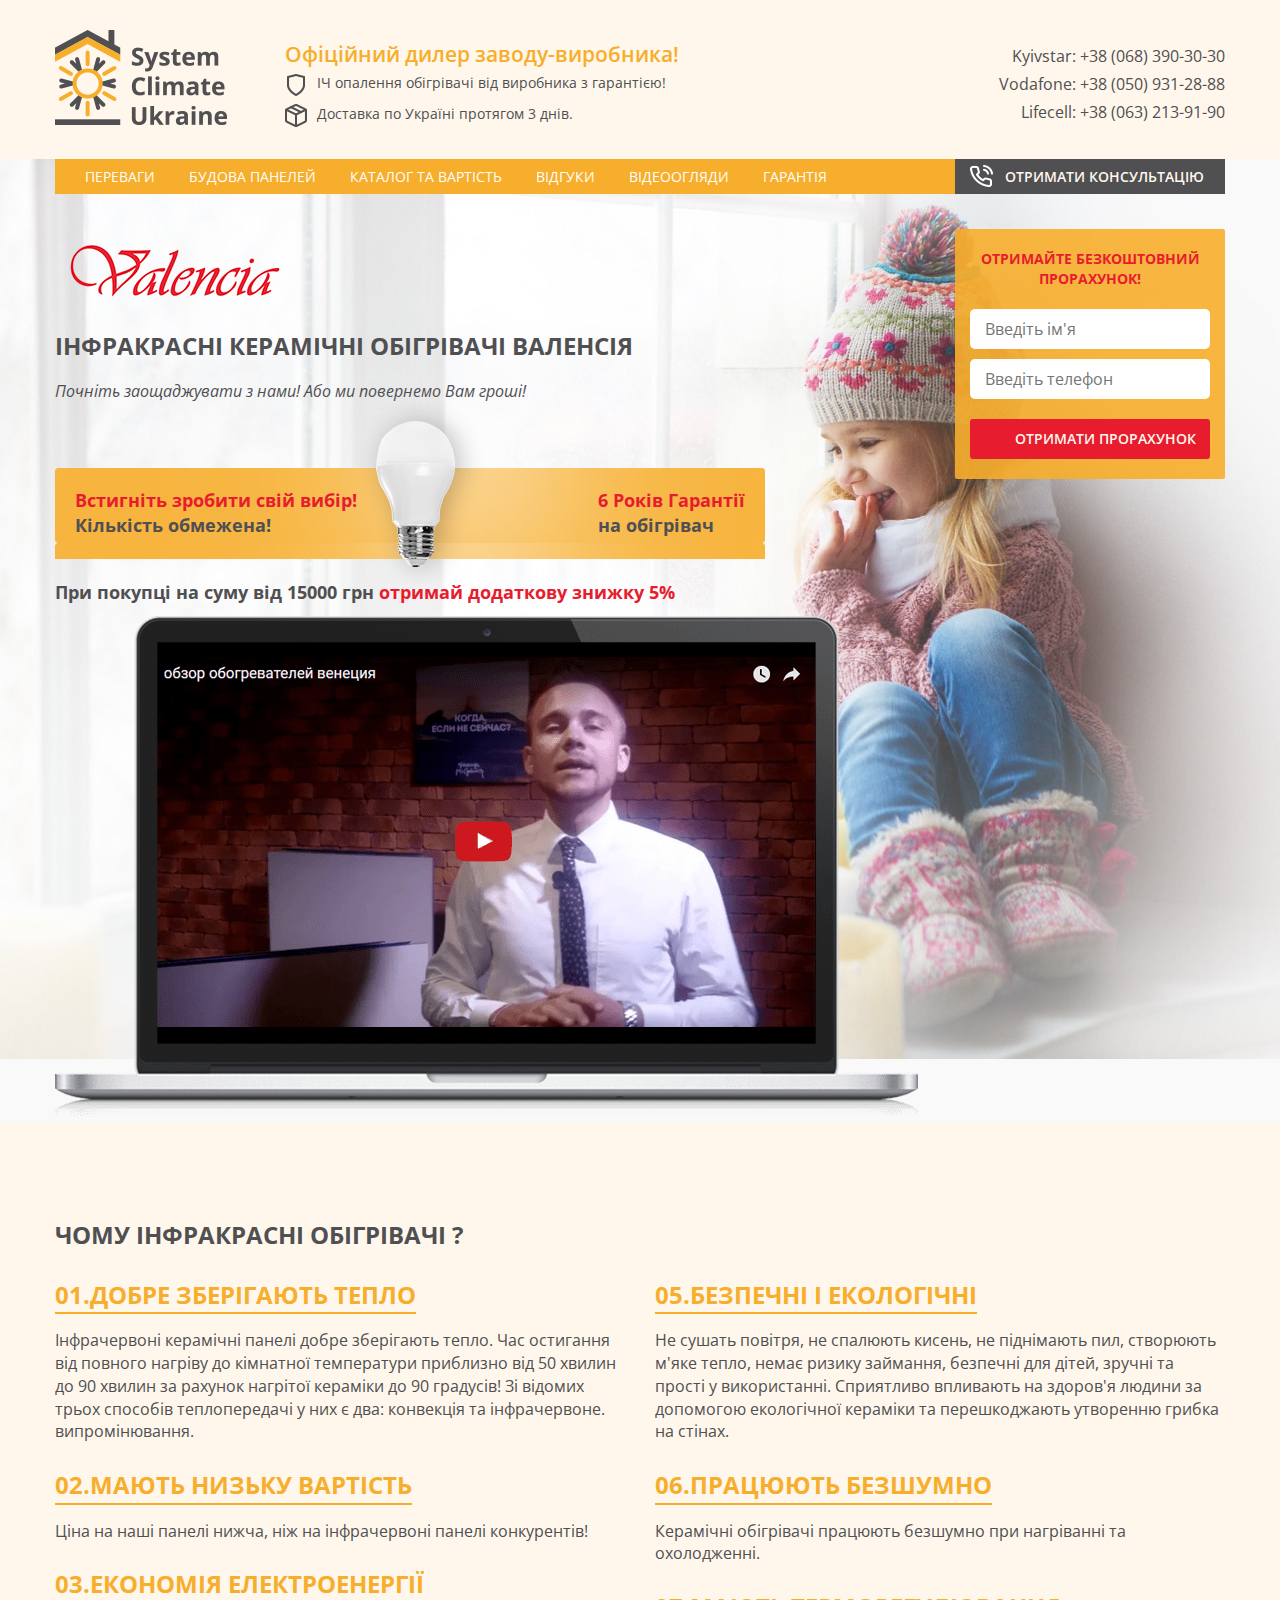
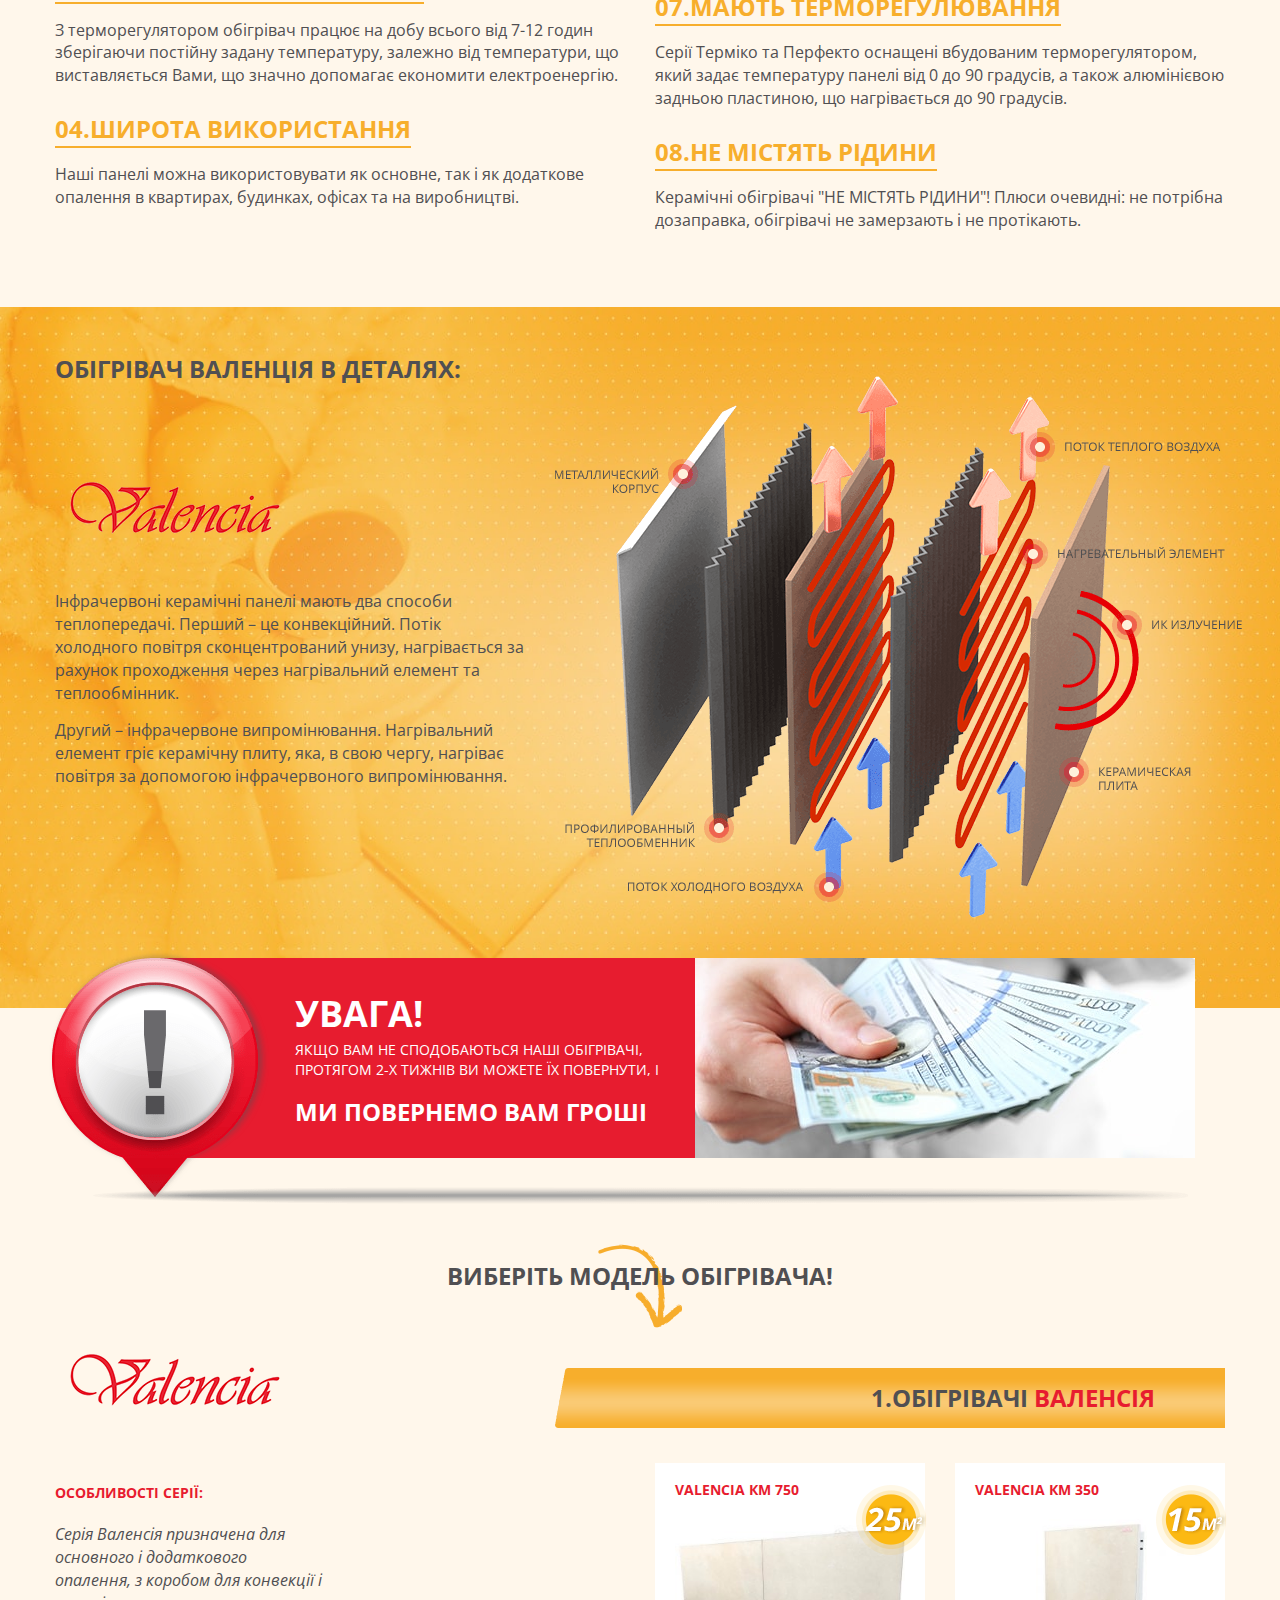
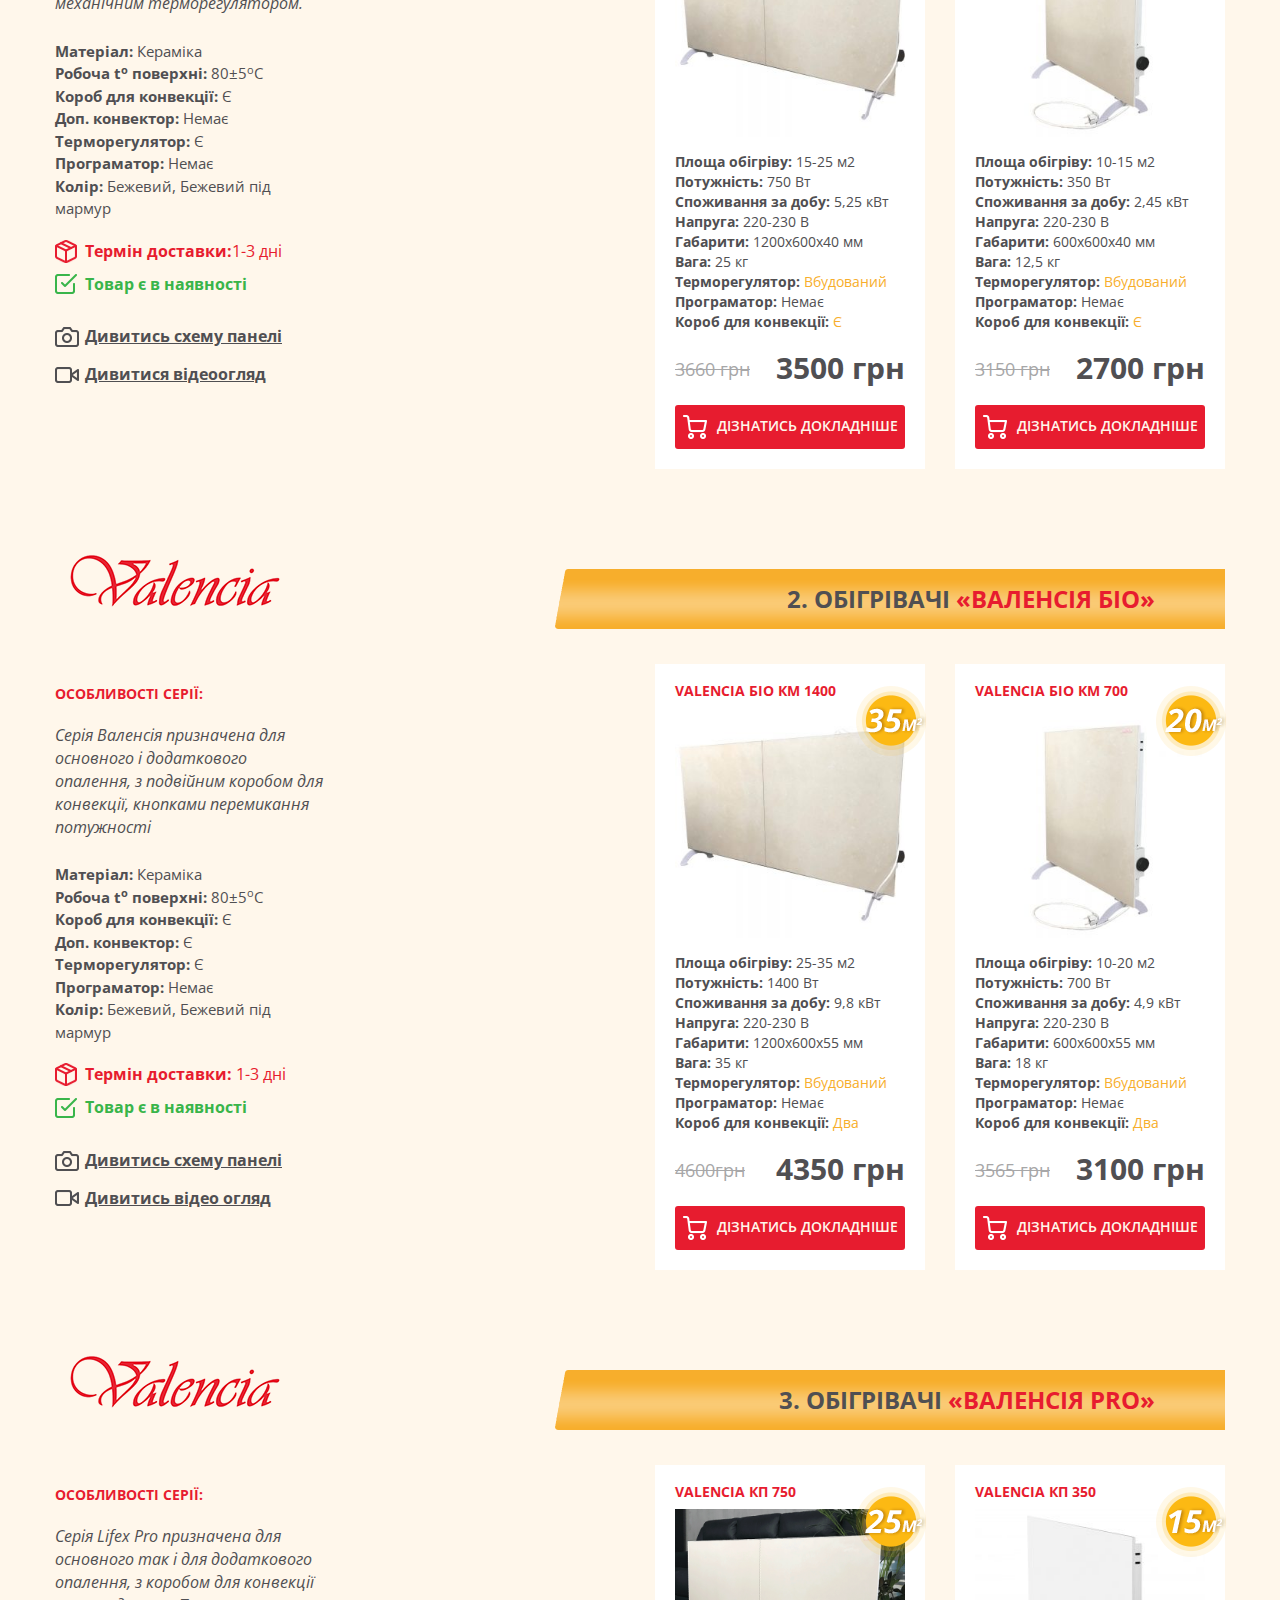
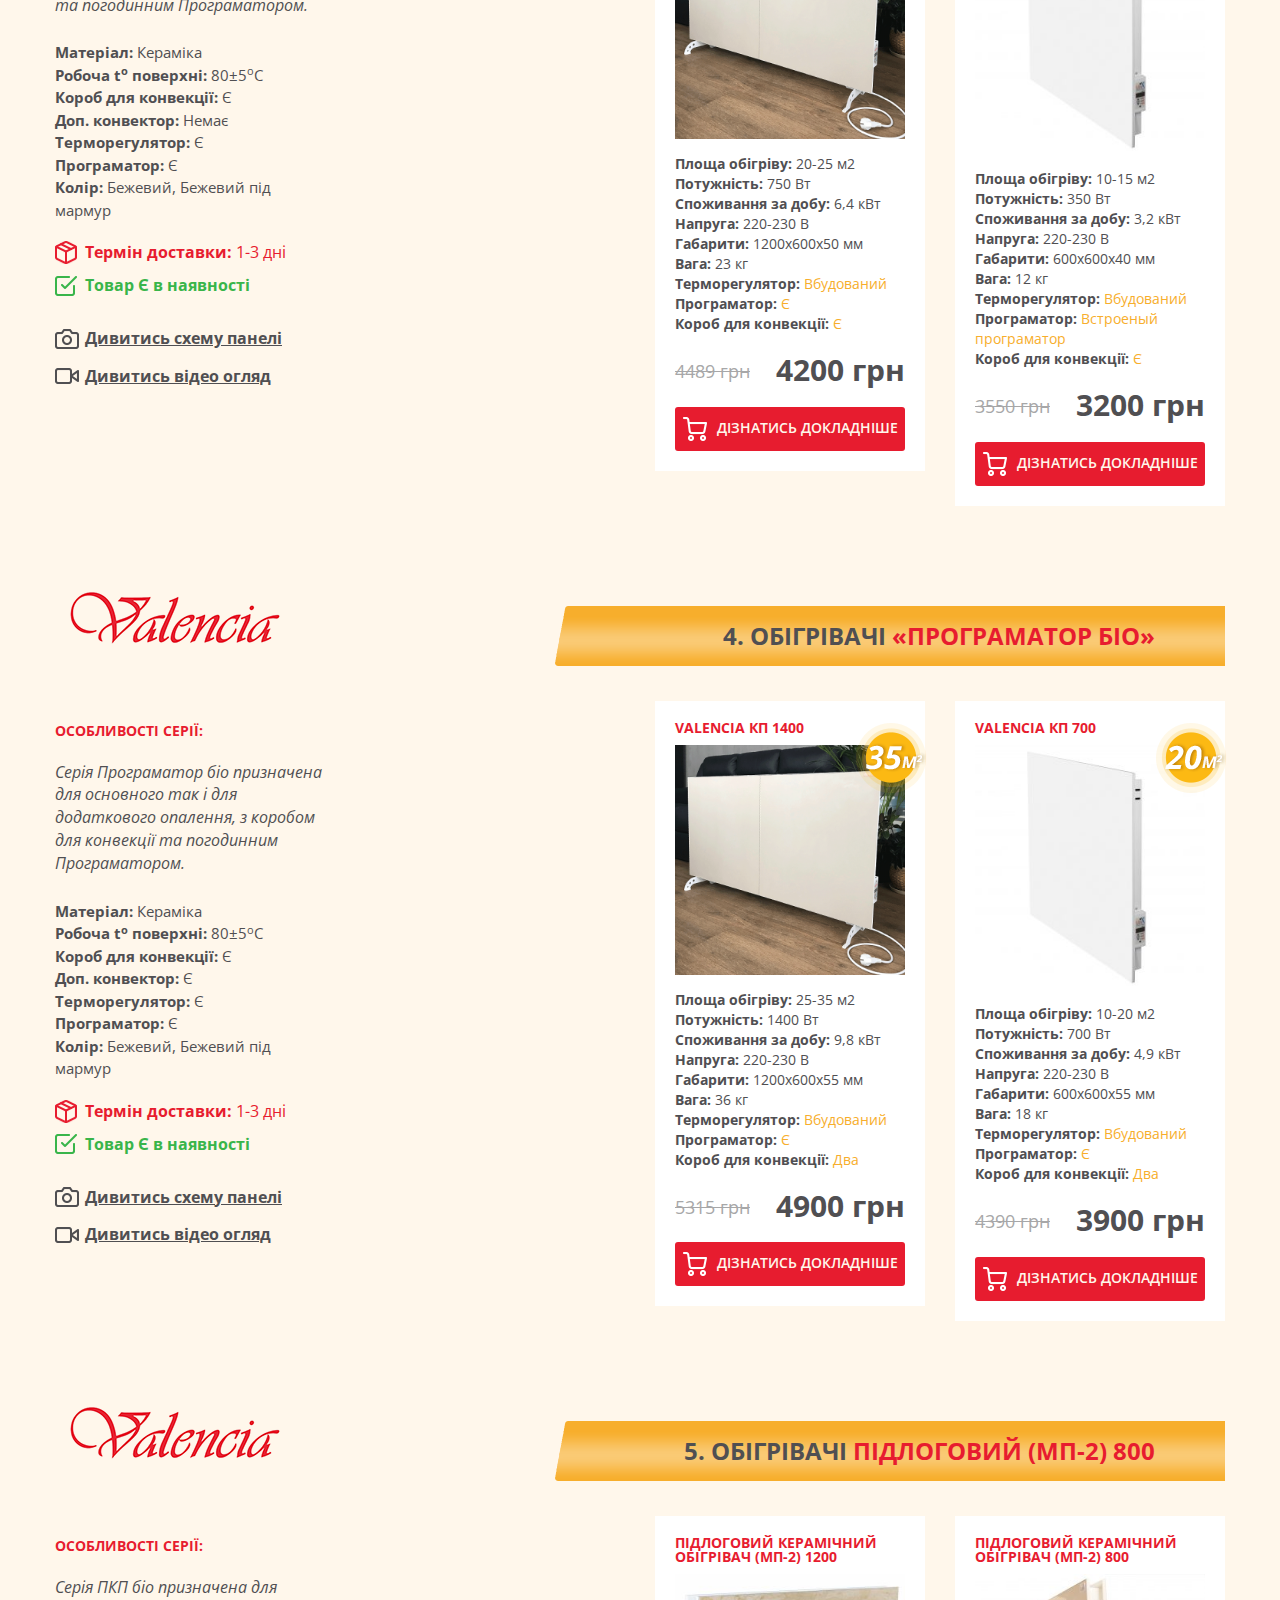
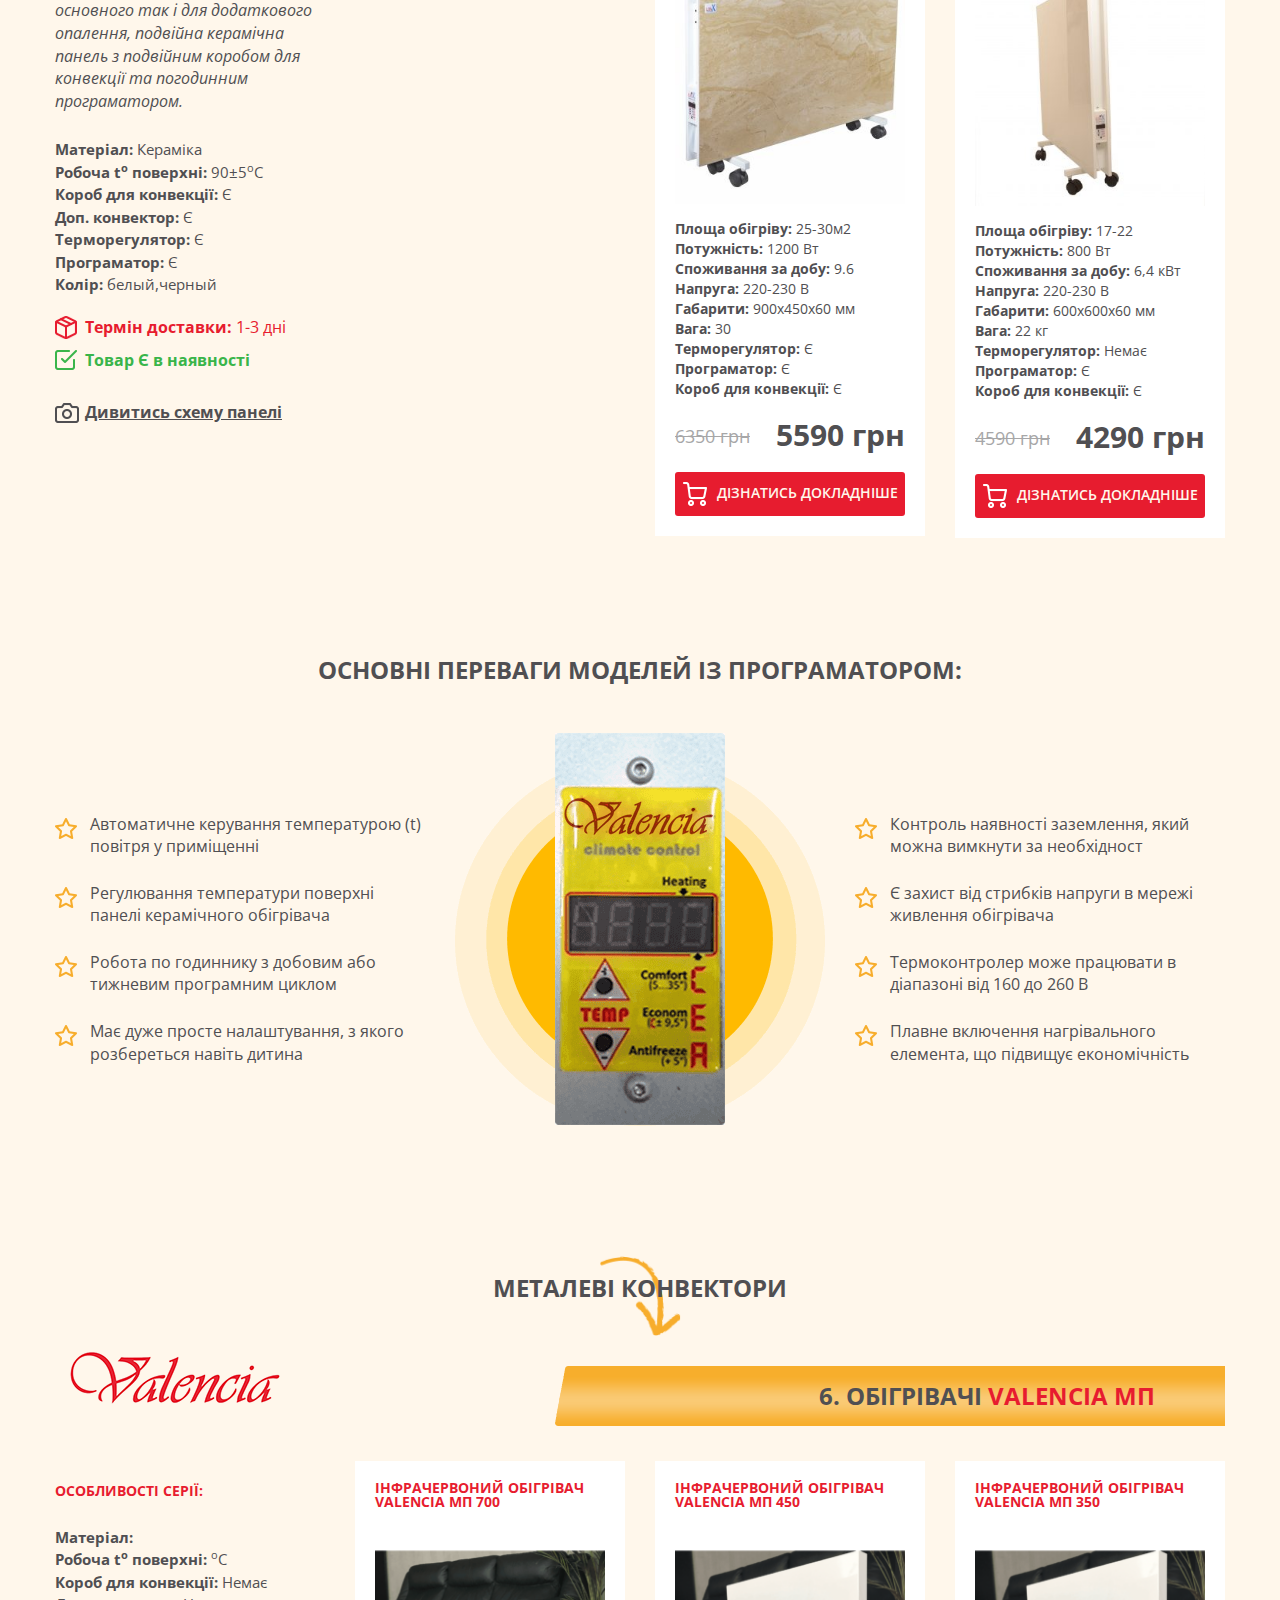
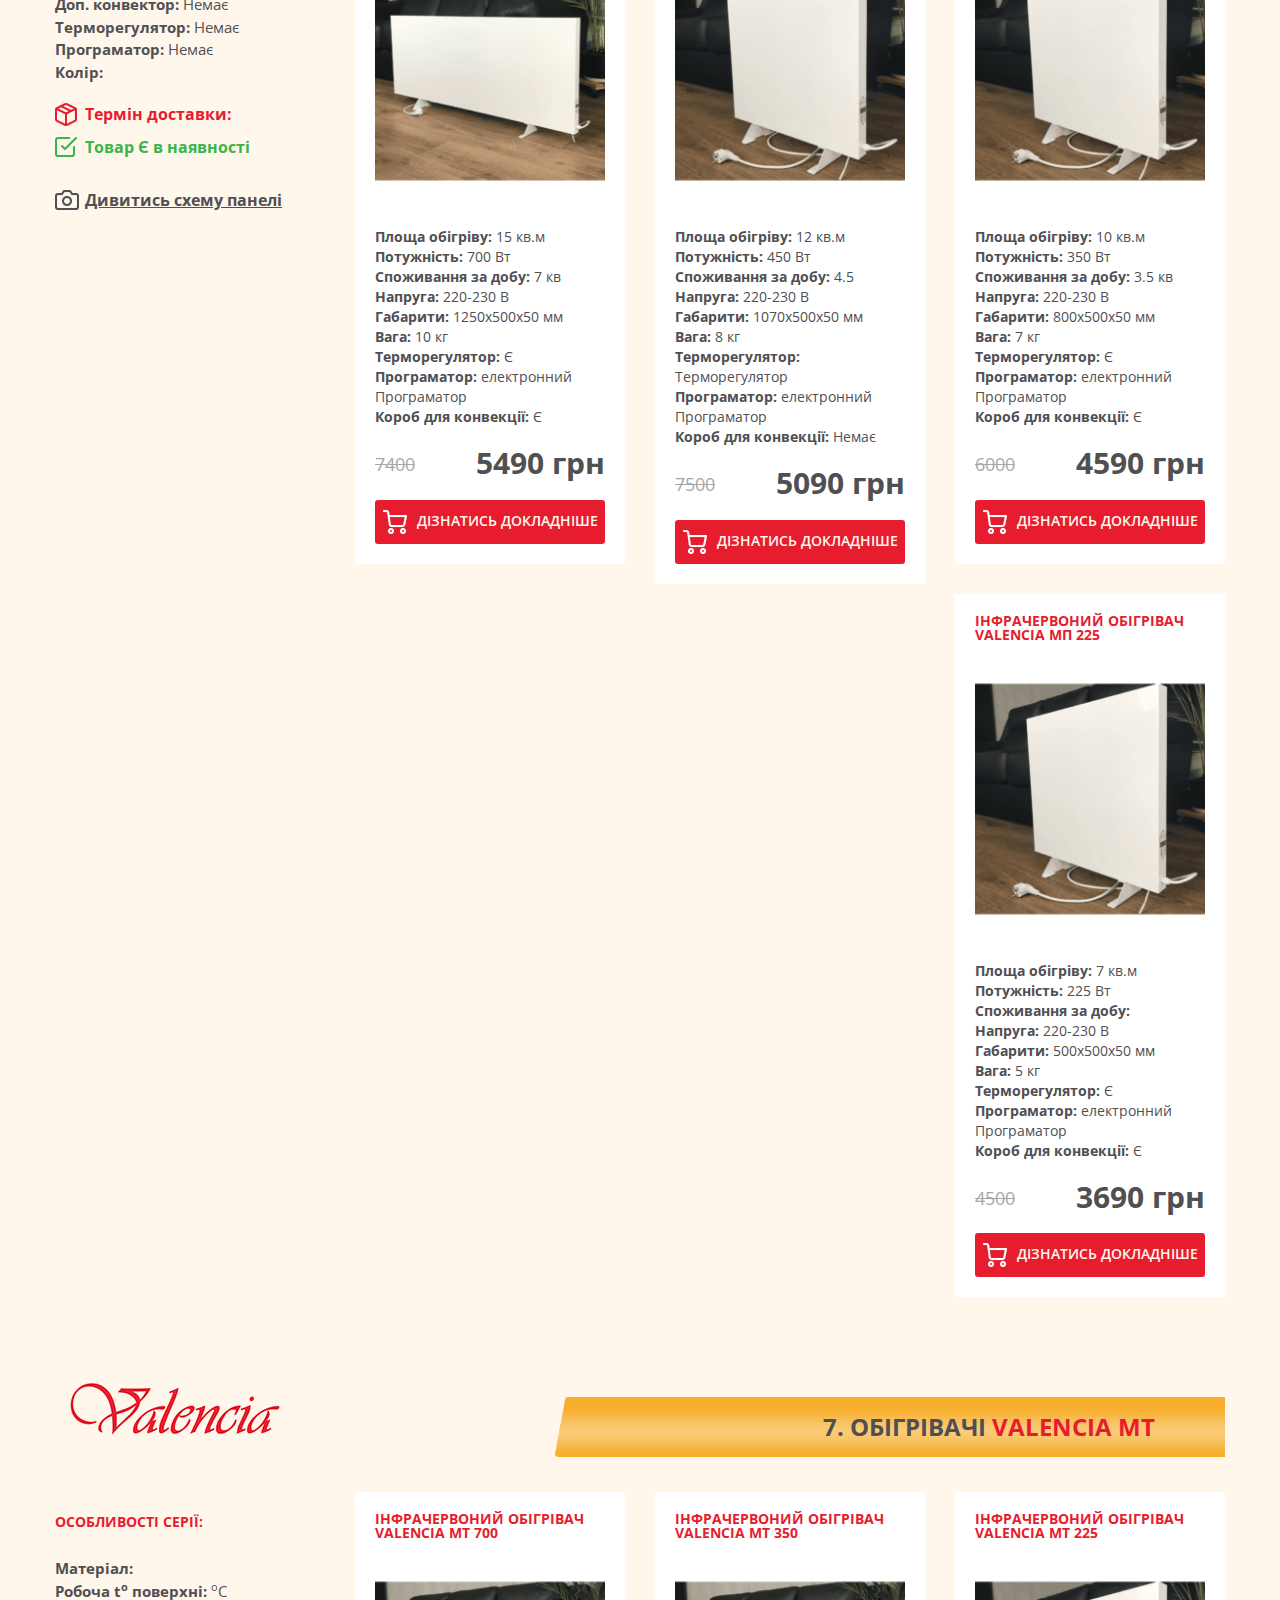
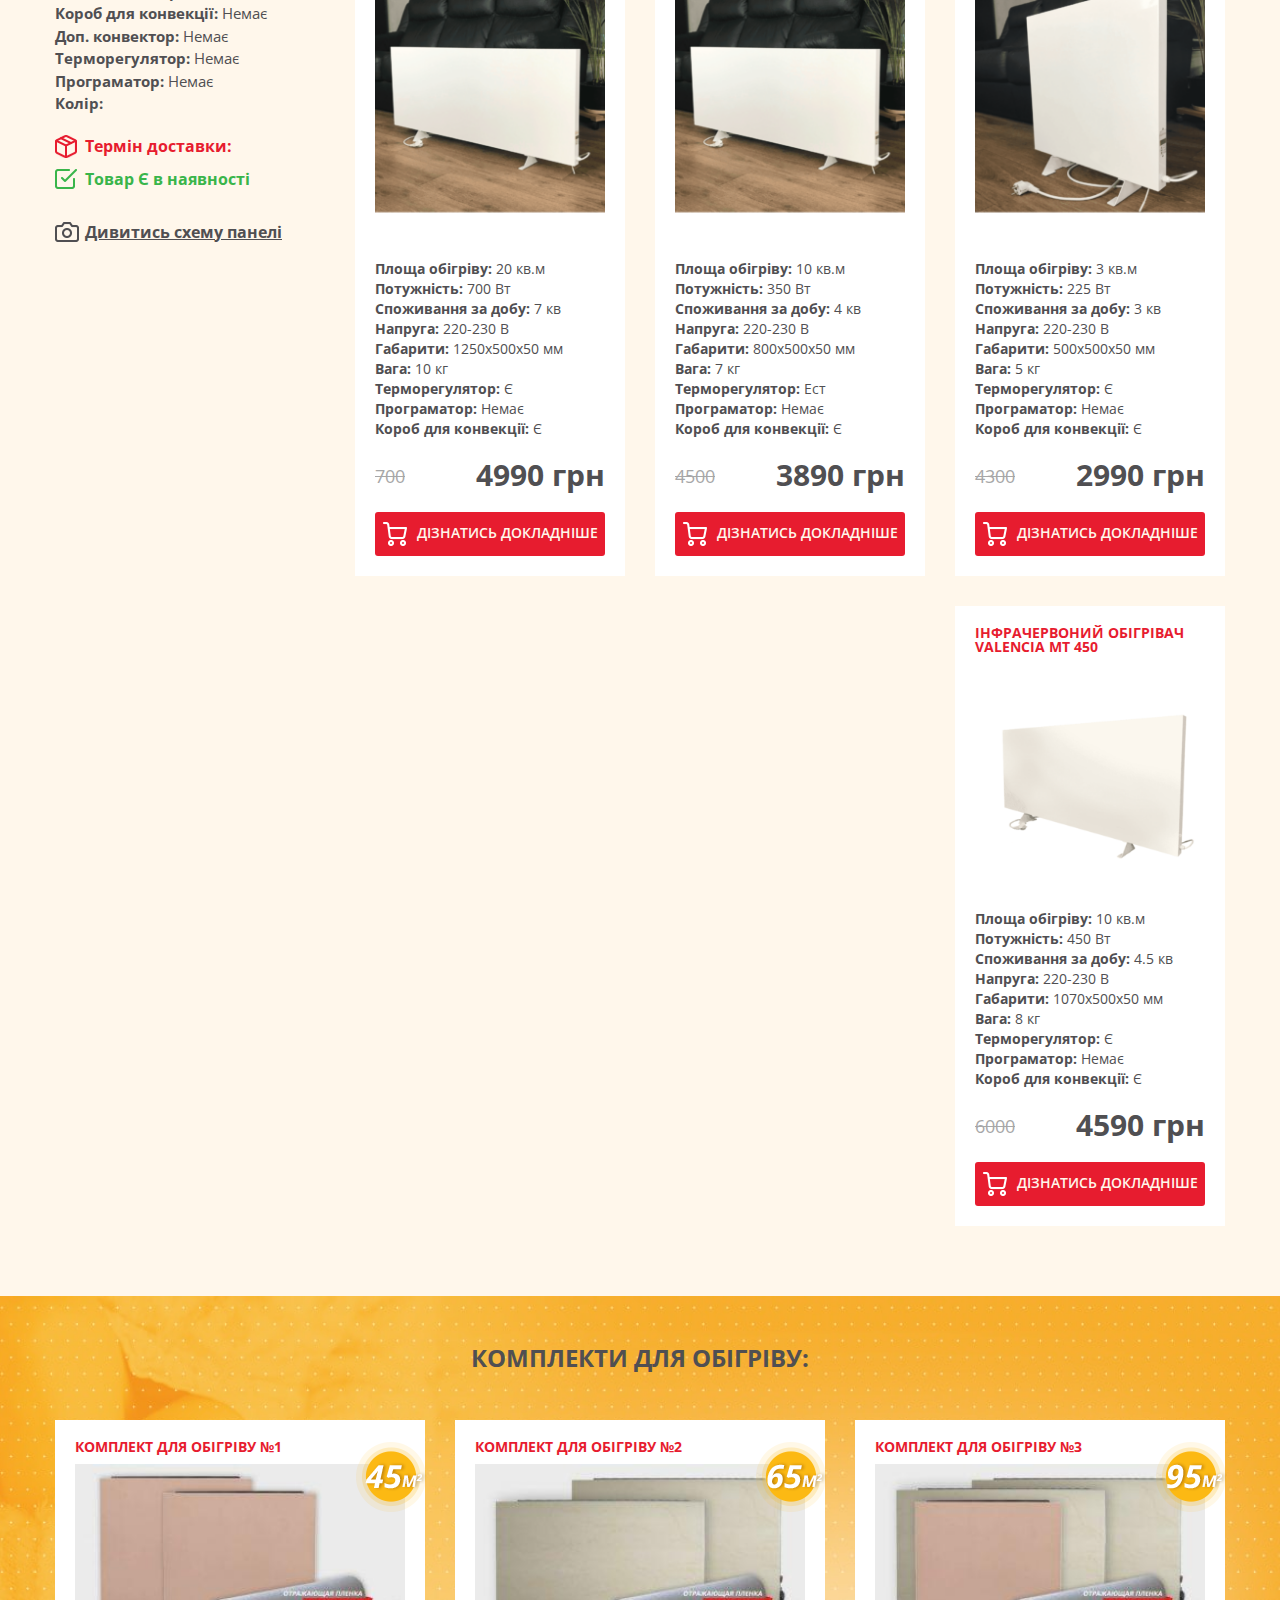
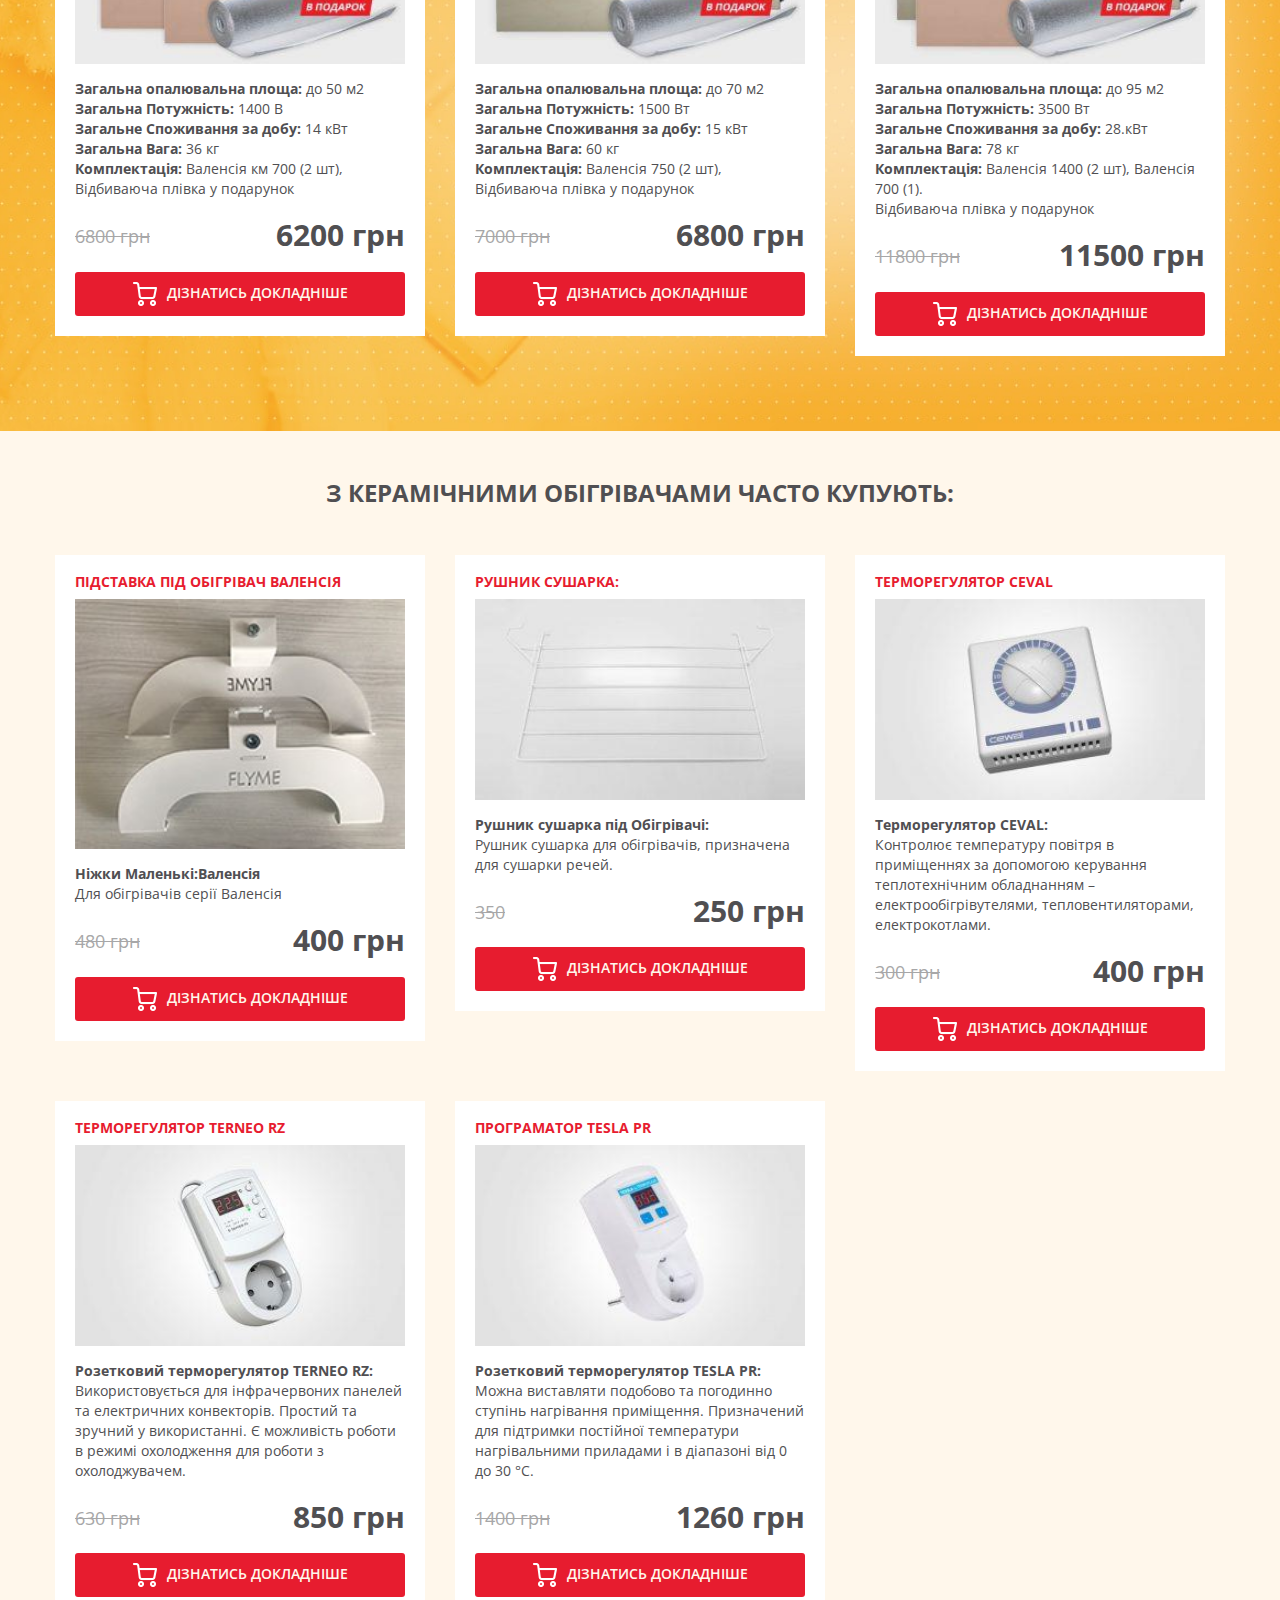
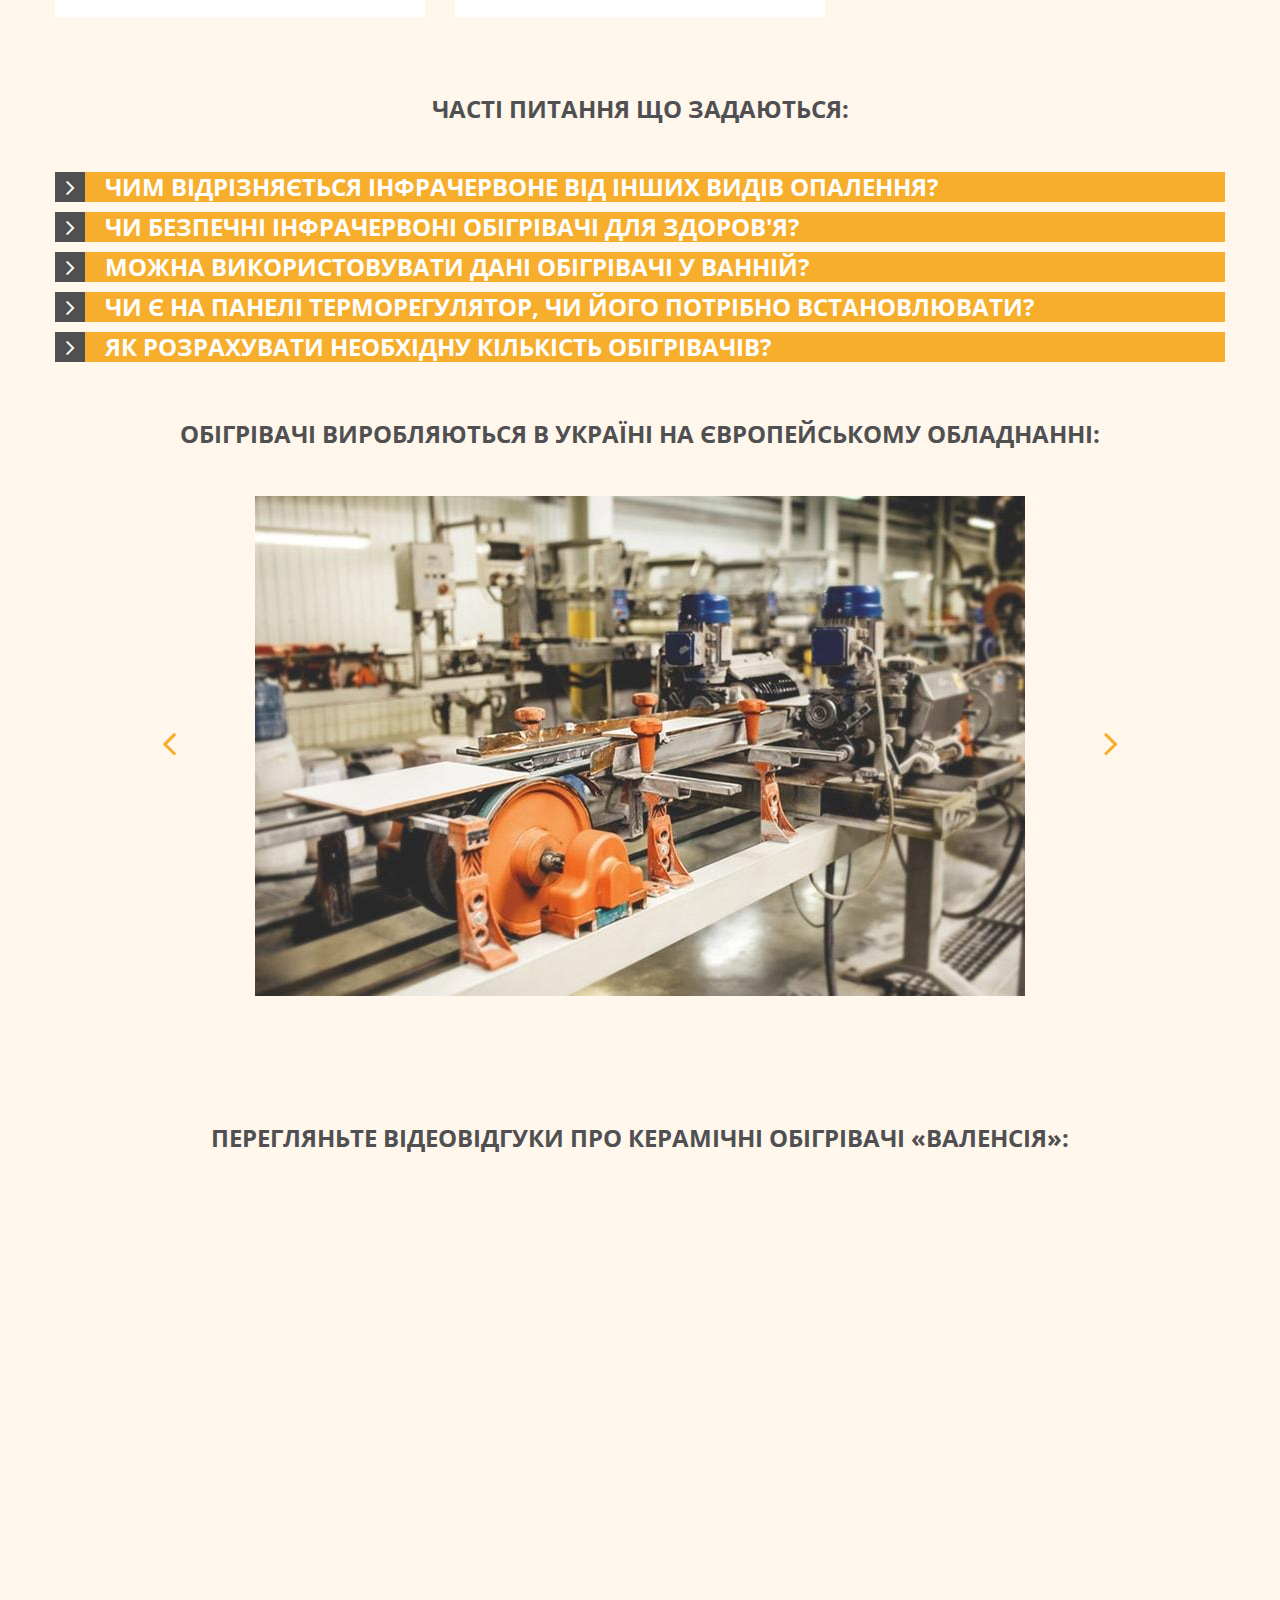
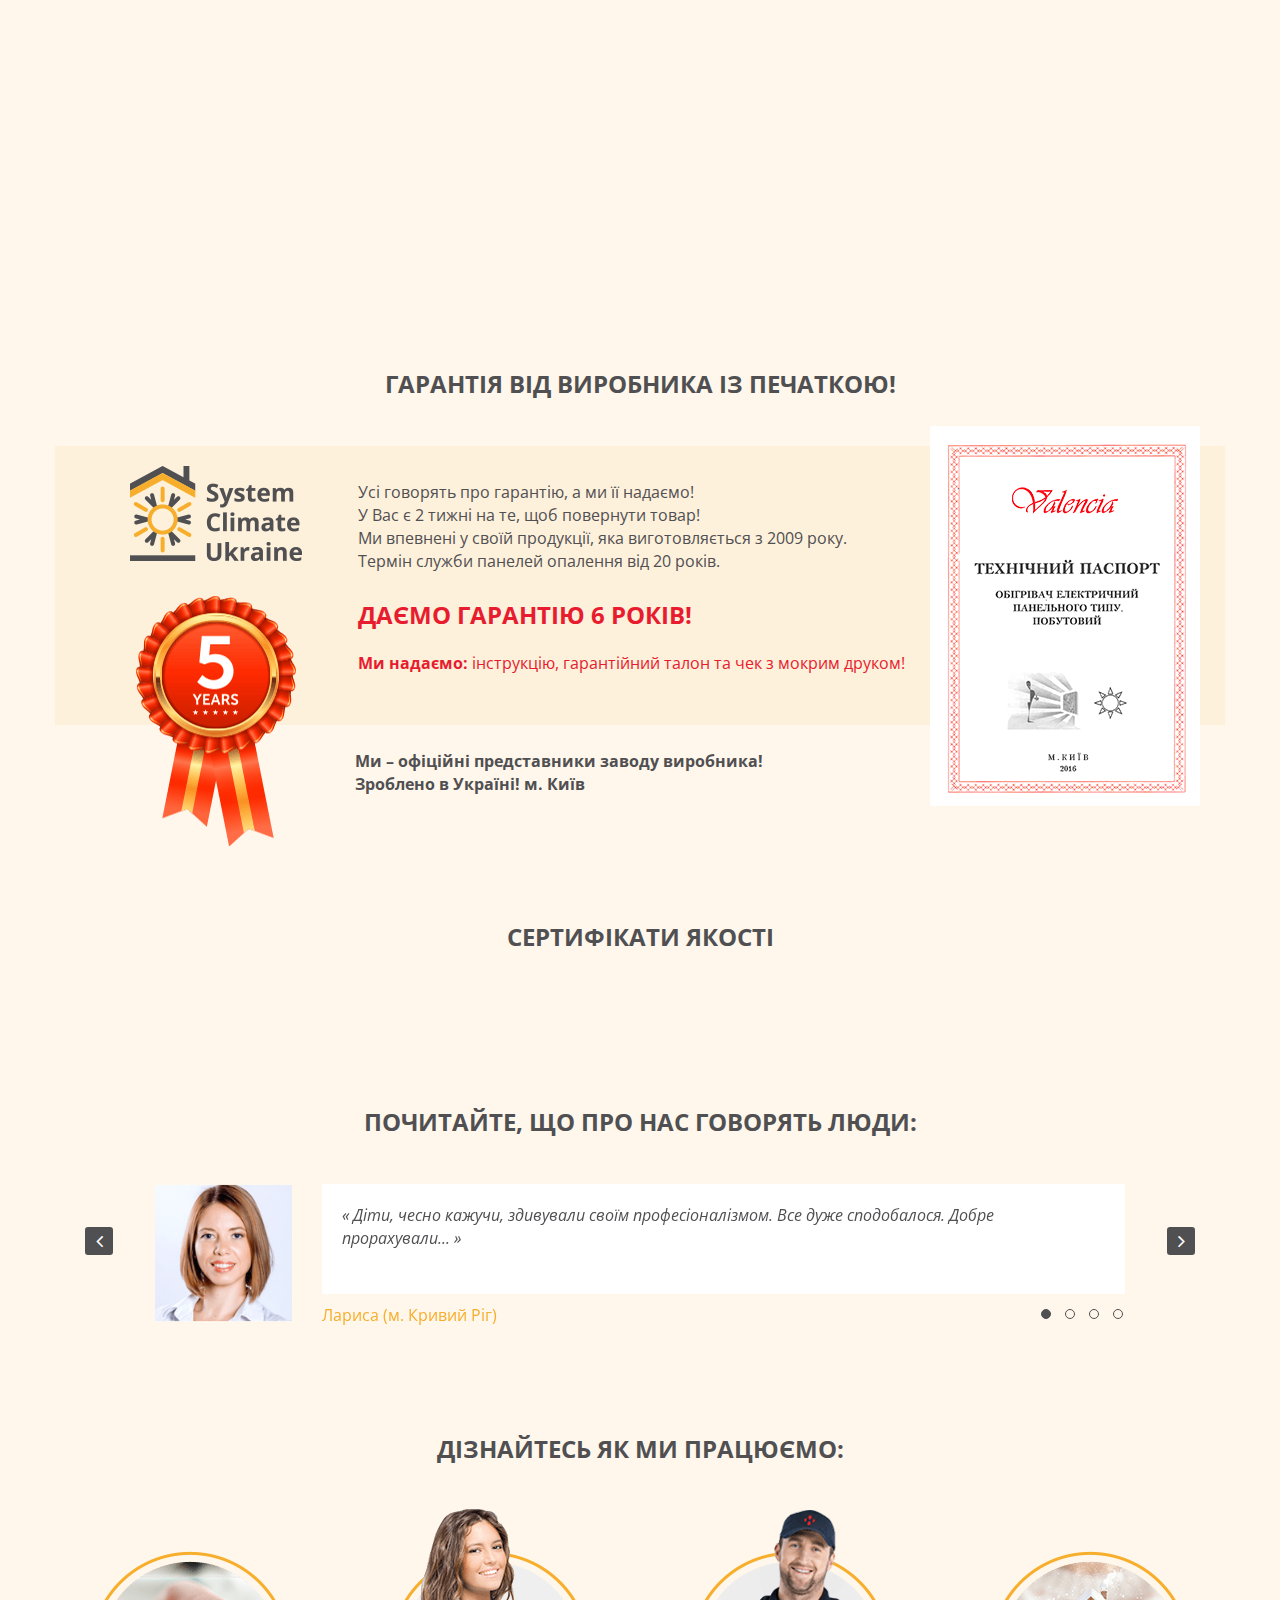
<file: index.html>
<!DOCTYPE html><html lang="ru-RU"><head>

<meta charset="UTF-8">
<meta name="viewport" content="width=device-width, initial-scale=1">
<link rel="profile" href="https://gmpg.org/xfn/11">
<style>@import url('https://fonts.googleapis.com/css?family=Open+Sans:300,400,600,700&subset=cyrillic');html{font-family:sans-serif;-ms-text-size-adjust:100%;-webkit-text-size-adjust:100%}body{margin:0}article,aside,details,figcaption,figure,footer,header,hgroup,main,menu,nav,section,summary{display:block}audio,canvas,progress,video{display:inline-block;vertical-align:baseline}audio:not([controls]){display:none;height:0}[hidden],template{display:none}a{background-color:transparent}a:active,a:hover{outline:0}abbr[title]{border-bottom:1px dotted}b,strong{font-weight:bold}dfn{font-style:italic}h1{font-size:2em;margin:0.67em 0}mark{background:#ff0;color:#000}small{font-size:80%}sub,sup{font-size:75%;line-height:0;position:relative;vertical-align:baseline}sup{top:-0.5em}sub{bottom:-0.25em}img{border:0}svg:not(:root){overflow:hidden}figure{margin:1em 40px}hr{-moz-box-sizing:content-box;-webkit-box-sizing:content-box;box-sizing:content-box;height:0}pre{overflow:auto}code,kbd,pre,samp{font-family:monospace, monospace;font-size:1em}button,input,optgroup,select,textarea{color:inherit;font:inherit;margin:0}button{overflow:visible}button,select{text-transform:none}button,html input[type="button"],input[type="reset"],input[type="submit"]{-webkit-appearance:button;cursor:pointer}button[disabled],html input[disabled]{cursor:default}button::-moz-focus-inner,input::-moz-focus-inner{border:0;padding:0}input{line-height:normal}input[type="checkbox"],input[type="radio"]{-webkit-box-sizing:border-box;-moz-box-sizing:border-box;box-sizing:border-box;padding:0}input[type="number"]::-webkit-inner-spin-button,input[type="number"]::-webkit-outer-spin-button{height:auto}input[type="search"]{-webkit-appearance:textfield;-moz-box-sizing:content-box;-webkit-box-sizing:content-box;box-sizing:content-box}input[type="search"]::-webkit-search-cancel-button,input[type="search"]::-webkit-search-decoration{-webkit-appearance:none}fieldset{border:1px solid #c0c0c0;margin:0 2px;padding:0.35em 0.625em 0.75em}legend{border:0;padding:0}textarea{overflow:auto}optgroup{font-weight:bold}table{border-collapse:collapse;border-spacing:0}td,th{padding:0}*{-webkit-box-sizing:border-box;-moz-box-sizing:border-box;box-sizing:border-box}*:before,*:after{-webkit-box-sizing:border-box;-moz-box-sizing:border-box;box-sizing:border-box}html{font-size:16px;-webkit-tap-highlight-color:rgba(0,0,0,0)} body{    font-family: 'Open Sans', sans-serif;font-size:16px;line-height:1.42857143;color:#504f52;background-color:#fff7eb}input,button,select,textarea{font-family:inherit;font-size:inherit;line-height:inherit}a{color:#333;text-decoration:none}a:hover,a:focus{color:#23527c;text-decoration:underline}a:focus{outline:thin dotted;outline:5px auto -webkit-focus-ring-color;outline-offset:-2px}figure{margin:0}img{vertical-align:middle}.img-responsive{display:block;max-width:100%;height:auto}.img-rounded{border-radius:6px}.img-thumbnail{padding:4px;line-height:1.42857143;background-color:#fff;border:1px solid #ddd;border-radius:4px;-webkit-transition:all .2s ease-in-out;-o-transition:all .2s ease-in-out;transition:all .2s ease-in-out;display:inline-block;max-width:100%;height:auto}.img-circle{border-radius:50%}hr{margin-top:20px;margin-bottom:20px;border:0;border-top:1px solid #eee}.sr-only{position:absolute;width:1px;height:1px;margin:-1px;padding:0;overflow:hidden;clip:rect(0, 0, 0, 0);border:0}.sr-only-focusable:active,.sr-only-focusable:focus{position:static;width:auto;height:auto;margin:0;overflow:visible;clip:auto}[role="button"]{cursor:pointer}.container{margin-right:auto;margin-left:auto;padding-left:15px;padding-right:15px}@media (min-width:768px){.container{width:750px}}@media (min-width:992px){.container{width:970px}}@media (min-width:1170px){.container{width:1170px}}@media (min-width:1200px){.container{width:1170px}}.container-fluid{margin-right:auto;margin-left:auto;padding-left:15px;padding-right:15px}.row{margin-left:-15px;margin-right:-15px}.col-xs-1, .col-sm-1, .col-md-1, .col-lg-1, .col-xs-2, .col-sm-2, .col-md-2, .col-lg-2, .col-xs-3, .col-sm-3, .col-md-3, .col-lg-3, .col-xs-4, .col-sm-4, .col-md-4, .col-lg-4, .col-xs-5, .col-sm-5, .col-md-5, .col-lg-5, .col-xs-6, .col-sm-6, .col-md-6, .col-lg-6, .col-xs-7, .col-sm-7, .col-md-7, .col-lg-7, .col-xs-8, .col-sm-8, .col-md-8, .col-lg-8, .col-xs-9, .col-sm-9, .col-md-9, .col-lg-9, .col-xs-10, .col-sm-10, .col-md-10, .col-lg-10, .col-xs-11, .col-sm-11, .col-md-11, .col-lg-11, .col-xs-12, .col-sm-12, .col-md-12, .col-lg-12{position:relative;min-height:1px;padding-left:15px;padding-right:15px}.col-xs-1, .col-xs-2, .col-xs-3, .col-xs-4, .col-xs-5, .col-xs-6, .col-xs-7, .col-xs-8, .col-xs-9, .col-xs-10, .col-xs-11, .col-xs-12{float:left}.col-xs-12{width:100%}.col-xs-11{width:91.66666667%}.col-xs-10{width:83.33333333%}.col-xs-9{width:75%}.col-xs-8{width:66.66666667%}.col-xs-7{width:58.33333333%}.col-xs-6{width:50%}.col-xs-5{width:41.66666667%}.col-xs-4{width:33.33333333%}.col-xs-3{width:25%}.col-xs-2{width:16.66666667%}.col-xs-1{width:8.33333333%}.col-xs-pull-12{right:100%}.col-xs-pull-11{right:91.66666667%}.col-xs-pull-10{right:83.33333333%}.col-xs-pull-9{right:75%}.col-xs-pull-8{right:66.66666667%}.col-xs-pull-7{right:58.33333333%}.col-xs-pull-6{right:50%}.col-xs-pull-5{right:41.66666667%}.col-xs-pull-4{right:33.33333333%}.col-xs-pull-3{right:25%}.col-xs-pull-2{right:16.66666667%}.col-xs-pull-1{right:8.33333333%}.col-xs-pull-0{right:auto}.col-xs-push-12{left:100%}.col-xs-push-11{left:91.66666667%}.col-xs-push-10{left:83.33333333%}.col-xs-push-9{left:75%}.col-xs-push-8{left:66.66666667%}.col-xs-push-7{left:58.33333333%}.col-xs-push-6{left:50%}.col-xs-push-5{left:41.66666667%}.col-xs-push-4{left:33.33333333%}.col-xs-push-3{left:25%}.col-xs-push-2{left:16.66666667%}.col-xs-push-1{left:8.33333333%}.col-xs-push-0{left:auto}.col-xs-offset-12{margin-left:100%}.col-xs-offset-11{margin-left:91.66666667%}.col-xs-offset-10{margin-left:83.33333333%}.col-xs-offset-9{margin-left:75%}.col-xs-offset-8{margin-left:66.66666667%}.col-xs-offset-7{margin-left:58.33333333%}.col-xs-offset-6{margin-left:50%}.col-xs-offset-5{margin-left:41.66666667%}.col-xs-offset-4{margin-left:33.33333333%}.col-xs-offset-3{margin-left:25%}.col-xs-offset-2{margin-left:16.66666667%}.col-xs-offset-1{margin-left:8.33333333%}.col-xs-offset-0{margin-left:0}@media (min-width:768px){.col-sm-1, .col-sm-2, .col-sm-3, .col-sm-4, .col-sm-5, .col-sm-6, .col-sm-7, .col-sm-8, .col-sm-9, .col-sm-10, .col-sm-11, .col-sm-12{float:left}.col-sm-12{width:100%}.col-sm-11{width:91.66666667%}.col-sm-10{width:83.33333333%}.col-sm-9{width:75%}.col-sm-8{width:66.66666667%}.col-sm-7{width:58.33333333%}.col-sm-6{width:50%}.col-sm-5{width:41.66666667%}.col-sm-4{width:33.33333333%}.col-sm-3{width:25%}.col-sm-2{width:16.66666667%}.col-sm-1{width:8.33333333%}.col-sm-pull-12{right:100%}.col-sm-pull-11{right:91.66666667%}.col-sm-pull-10{right:83.33333333%}.col-sm-pull-9{right:75%}.col-sm-pull-8{right:66.66666667%}.col-sm-pull-7{right:58.33333333%}.col-sm-pull-6{right:50%}.col-sm-pull-5{right:41.66666667%}.col-sm-pull-4{right:33.33333333%}.col-sm-pull-3{right:25%}.col-sm-pull-2{right:16.66666667%}.col-sm-pull-1{right:8.33333333%}.col-sm-pull-0{right:auto}.col-sm-push-12{left:100%}.col-sm-push-11{left:91.66666667%}.col-sm-push-10{left:83.33333333%}.col-sm-push-9{left:75%}.col-sm-push-8{left:66.66666667%}.col-sm-push-7{left:58.33333333%}.col-sm-push-6{left:50%}.col-sm-push-5{left:41.66666667%}.col-sm-push-4{left:33.33333333%}.col-sm-push-3{left:25%}.col-sm-push-2{left:16.66666667%}.col-sm-push-1{left:8.33333333%}.col-sm-push-0{left:auto}.col-sm-offset-12{margin-left:100%}.col-sm-offset-11{margin-left:91.66666667%}.col-sm-offset-10{margin-left:83.33333333%}.col-sm-offset-9{margin-left:75%}.col-sm-offset-8{margin-left:66.66666667%}.col-sm-offset-7{margin-left:58.33333333%}.col-sm-offset-6{margin-left:50%}.col-sm-offset-5{margin-left:41.66666667%}.col-sm-offset-4{margin-left:33.33333333%}.col-sm-offset-3{margin-left:25%}.col-sm-offset-2{margin-left:16.66666667%}.col-sm-offset-1{margin-left:8.33333333%}.col-sm-offset-0{margin-left:0}}@media (min-width:992px){.col-md-1, .col-md-2, .col-md-3, .col-md-4, .col-md-5, .col-md-6, .col-md-7, .col-md-8, .col-md-9, .col-md-10, .col-md-11, .col-md-12{float:left}.col-md-12{width:100%}.col-md-11{width:91.66666667%}.col-md-10{width:83.33333333%}.col-md-9{width:75%}.col-md-8{width:66.66666667%}.col-md-7{width:58.33333333%}.col-md-6{width:50%}.col-md-5{width:41.66666667%}.col-md-4{width:33.33333333%}.col-md-3{width:25%}.col-md-2{width:16.66666667%}.col-md-1{width:8.33333333%}.col-md-pull-12{right:100%}.col-md-pull-11{right:91.66666667%}.col-md-pull-10{right:83.33333333%}.col-md-pull-9{right:75%}.col-md-pull-8{right:66.66666667%}.col-md-pull-7{right:58.33333333%}.col-md-pull-6{right:50%}.col-md-pull-5{right:41.66666667%}.col-md-pull-4{right:33.33333333%}.col-md-pull-3{right:25%}.col-md-pull-2{right:16.66666667%}.col-md-pull-1{right:8.33333333%}.col-md-pull-0{right:auto}.col-md-push-12{left:100%}.col-md-push-11{left:91.66666667%}.col-md-push-10{left:83.33333333%}.col-md-push-9{left:75%}.col-md-push-8{left:66.66666667%}.col-md-push-7{left:58.33333333%}.col-md-push-6{left:50%}.col-md-push-5{left:41.66666667%}.col-md-push-4{left:33.33333333%}.col-md-push-3{left:25%}.col-md-push-2{left:16.66666667%}.col-md-push-1{left:8.33333333%}.col-md-push-0{left:auto}.col-md-offset-12{margin-left:100%}.col-md-offset-11{margin-left:91.66666667%}.col-md-offset-10{margin-left:83.33333333%}.col-md-offset-9{margin-left:75%}.col-md-offset-8{margin-left:66.66666667%}.col-md-offset-7{margin-left:58.33333333%}.col-md-offset-6{margin-left:50%}.col-md-offset-5{margin-left:41.66666667%}.col-md-offset-4{margin-left:33.33333333%}.col-md-offset-3{margin-left:25%}.col-md-offset-2{margin-left:16.66666667%}.col-md-offset-1{margin-left:8.33333333%}.col-md-offset-0{margin-left:0}}@media (min-width:1200px){.col-lg-1, .col-lg-2, .col-lg-3, .col-lg-4, .col-lg-5, .col-lg-6, .col-lg-7, .col-lg-8, .col-lg-9, .col-lg-10, .col-lg-11, .col-lg-12{float:left}.col-lg-12{width:100%}.col-lg-11{width:91.66666667%}.col-lg-10{width:83.33333333%}.col-lg-9{width:75%}.col-lg-8{width:66.66666667%}.col-lg-7{width:58.33333333%}.col-lg-6{width:50%}.col-lg-5{width:41.66666667%}.col-lg-4{width:33.33333333%}.col-lg-3{width:25%}.col-lg-2{width:16.66666667%}.col-lg-1{width:8.33333333%}.col-lg-pull-12{right:100%}.col-lg-pull-11{right:91.66666667%}.col-lg-pull-10{right:83.33333333%}.col-lg-pull-9{right:75%}.col-lg-pull-8{right:66.66666667%}.col-lg-pull-7{right:58.33333333%}.col-lg-pull-6{right:50%}.col-lg-pull-5{right:41.66666667%}.col-lg-pull-4{right:33.33333333%}.col-lg-pull-3{right:25%}.col-lg-pull-2{right:16.66666667%}.col-lg-pull-1{right:8.33333333%}.col-lg-pull-0{right:auto}.col-lg-push-12{left:100%}.col-lg-push-11{left:91.66666667%}.col-lg-push-10{left:83.33333333%}.col-lg-push-9{left:75%}.col-lg-push-8{left:66.66666667%}.col-lg-push-7{left:58.33333333%}.col-lg-push-6{left:50%}.col-lg-push-5{left:41.66666667%}.col-lg-push-4{left:33.33333333%}.col-lg-push-3{left:25%}.col-lg-push-2{left:16.66666667%}.col-lg-push-1{left:8.33333333%}.col-lg-push-0{left:auto}.col-lg-offset-12{margin-left:100%}.col-lg-offset-11{margin-left:91.66666667%}.col-lg-offset-10{margin-left:83.33333333%}.col-lg-offset-9{margin-left:75%}.col-lg-offset-8{margin-left:66.66666667%}.col-lg-offset-7{margin-left:58.33333333%}.col-lg-offset-6{margin-left:50%}.col-lg-offset-5{margin-left:41.66666667%}.col-lg-offset-4{margin-left:33.33333333%}.col-lg-offset-3{margin-left:25%}.col-lg-offset-2{margin-left:16.66666667%}.col-lg-offset-1{margin-left:8.33333333%}.col-lg-offset-0{margin-left:0}}.clearfix:before,.clearfix:after,.container:before,.container:after,.container-fluid:before,.container-fluid:after,.row:before,.row:after{content:" ";display:table}.clearfix:after,.container:after,.container-fluid:after,.row:after{clear:both}.center-block{display:block;margin-left:auto;margin-right:auto}.pull-right{float:right !important}.pull-left{float:left !important}.hide{display:none !important}.show{display:block !important}.invisible{visibility:hidden}.text-hide{font:0/0 a;color:transparent;text-shadow:none;background-color:transparent;border:0}.hidden{display:none !important}.affix{position:fixed}@-ms-viewport{width:device-width}.visible-xs,.visible-sm,.visible-md,.visible-lg{display:none !important}.visible-xs-block,.visible-xs-inline,.visible-xs-inline-block,.visible-sm-block,.visible-sm-inline,.visible-sm-inline-block,.visible-md-block,.visible-md-inline,.visible-md-inline-block,.visible-lg-block,.visible-lg-inline,.visible-lg-inline-block{display:none !important}@media (max-width:767px){.visible-xs{display:block !important}table.visible-xs{display:table}tr.visible-xs{display:table-row !important}th.visible-xs,td.visible-xs{display:table-cell !important}}@media (max-width:767px){.visible-xs-block{display:block !important}}@media (max-width:767px){.visible-xs-inline{display:inline !important}}@media (max-width:767px){.visible-xs-inline-block{display:inline-block !important}}@media (min-width:768px) and (max-width:991px){.visible-sm{display:block !important}table.visible-sm{display:table}tr.visible-sm{display:table-row !important}th.visible-sm,td.visible-sm{display:table-cell !important}}@media (min-width:768px) and (max-width:991px){.visible-sm-block{display:block !important}}@media (min-width:768px) and (max-width:991px){.visible-sm-inline{display:inline !important}}@media (min-width:768px) and (max-width:991px){.visible-sm-inline-block{display:inline-block !important}}@media (min-width:992px) and (max-width:1199px){.visible-md{display:block !important}table.visible-md{display:table}tr.visible-md{display:table-row !important}th.visible-md,td.visible-md{display:table-cell !important}}@media (min-width:992px) and (max-width:1199px){.visible-md-block{display:block !important}}@media (min-width:992px) and (max-width:1199px){.visible-md-inline{display:inline !important}}@media (min-width:992px) and (max-width:1199px){.visible-md-inline-block{display:inline-block !important}}@media (min-width:1200px){.visible-lg{display:block !important}table.visible-lg{display:table}tr.visible-lg{display:table-row !important}th.visible-lg,td.visible-lg{display:table-cell !important}}@media (min-width:1200px){.visible-lg-block{display:block !important}}@media (min-width:1200px){.visible-lg-inline{display:inline !important}}@media (min-width:1200px){.visible-lg-inline-block{display:inline-block !important}}@media (max-width:767px){.hidden-xs{display:none !important}}@media (min-width:768px) and (max-width:991px){.hidden-sm{display:none !important}}@media (min-width:992px) and (max-width:1199px){.hidden-md{display:none !important}}@media (min-width:1200px){.hidden-lg{display:none !important}}.visible-print{display:none !important}@media print{.visible-print{display:block !important}table.visible-print{display:table}tr.visible-print{display:table-row !important}th.visible-print,td.visible-print{display:table-cell !important}}.visible-print-block{display:none !important}@media print{.visible-print-block{display:block !important}}.visible-print-inline{display:none !important}@media print{.visible-print-inline{display:inline !important}}.visible-print-inline-block{display:none !important}@media print{.visible-print-inline-block{display:inline-block !important}}@media print{.hidden-print{display:none !important}} </style>

<title>valenciya — Виробництво керамічних обігрівачів</title>
<meta name="robots" content="max-image-preview:large">
<link rel="dns-prefetch" href="//ajax.googleapis.com">
<link rel="dns-prefetch" href="//netdna.bootstrapcdn.com">
<link rel="dns-prefetch" href="//s.w.org">
<link rel="alternate" type="application/rss+xml" title="valenciya » Лента" href="https://www.valenciya.com.ua/feed/">
<link rel="alternate" type="application/rss+xml" title="valenciya » Лента комментариев" href="https://www.valenciya.com.ua/comments/feed/">
<script type="text/javascript">
window._wpemojiSettings = {"baseUrl":"https:\/\/s.w.org\/images\/core\/emoji\/14.0.0\/72x72\/","ext":".png","svgUrl":"https:\/\/s.w.org\/images\/core\/emoji\/14.0.0\/svg\/","svgExt":".svg","source":{"concatemoji":"https:\/\/www.valenciya.com.ua\/wp-includes\/js\/wp-emoji-release.min.js?ver=6.0.2"}};
/*! This file is auto-generated */
!function(e,a,t){var n,r,o,i=a.createElement("canvas"),p=i.getContext&&i.getContext("2d");function s(e,t){var a=String.fromCharCode,e=(p.clearRect(0,0,i.width,i.height),p.fillText(a.apply(this,e),0,0),i.toDataURL());return p.clearRect(0,0,i.width,i.height),p.fillText(a.apply(this,t),0,0),e===i.toDataURL()}function c(e){var t=a.createElement("script");t.src=e,t.defer=t.type="text/javascript",a.getElementsByTagName("head")[0].appendChild(t)}for(o=Array("flag","emoji"),t.supports={everything:!0,everythingExceptFlag:!0},r=0;r<o.length;r++)t.supports[o[r]]=function(e){if(!p||!p.fillText)return!1;switch(p.textBaseline="top",p.font="600 32px Arial",e){case"flag":return s([127987,65039,8205,9895,65039],[127987,65039,8203,9895,65039])?!1:!s([55356,56826,55356,56819],[55356,56826,8203,55356,56819])&&!s([55356,57332,56128,56423,56128,56418,56128,56421,56128,56430,56128,56423,56128,56447],[55356,57332,8203,56128,56423,8203,56128,56418,8203,56128,56421,8203,56128,56430,8203,56128,56423,8203,56128,56447]);case"emoji":return!s([129777,127995,8205,129778,127999],[129777,127995,8203,129778,127999])}return!1}(o[r]),t.supports.everything=t.supports.everything&&t.supports[o[r]],"flag"!==o[r]&&(t.supports.everythingExceptFlag=t.supports.everythingExceptFlag&&t.supports[o[r]]);t.supports.everythingExceptFlag=t.supports.everythingExceptFlag&&!t.supports.flag,t.DOMReady=!1,t.readyCallback=function(){t.DOMReady=!0},t.supports.everything||(n=function(){t.readyCallback()},a.addEventListener?(a.addEventListener("DOMContentLoaded",n,!1),e.addEventListener("load",n,!1)):(e.attachEvent("onload",n),a.attachEvent("onreadystatechange",function(){"complete"===a.readyState&&t.readyCallback()})),(e=t.source||{}).concatemoji?c(e.concatemoji):e.wpemoji&&e.twemoji&&(c(e.twemoji),c(e.wpemoji)))}(window,document,window._wpemojiSettings);
</script><script src="js/wp-emoji-release.min.js" type="text/javascript" defer></script>
<style type="text/css">
img.wp-smiley,
img.emoji {
	display: inline !important;
	border: none !important;
	box-shadow: none !important;
	height: 1em !important;
	width: 1em !important;
	margin: 0 0.07em !important;
	vertical-align: -0.1em !important;
	background: none !important;
	padding: 0 !important;
}
</style>
	<link rel="stylesheet" id="wp-block-library-css" href="css/style.min.css" type="text/css" media="all">
<style id="global-styles-inline-css" type="text/css">
body{--wp--preset--color--black: #000000;--wp--preset--color--cyan-bluish-gray: #abb8c3;--wp--preset--color--white: #ffffff;--wp--preset--color--pale-pink: #f78da7;--wp--preset--color--vivid-red: #cf2e2e;--wp--preset--color--luminous-vivid-orange: #ff6900;--wp--preset--color--luminous-vivid-amber: #fcb900;--wp--preset--color--light-green-cyan: #7bdcb5;--wp--preset--color--vivid-green-cyan: #00d084;--wp--preset--color--pale-cyan-blue: #8ed1fc;--wp--preset--color--vivid-cyan-blue: #0693e3;--wp--preset--color--vivid-purple: #9b51e0;--wp--preset--gradient--vivid-cyan-blue-to-vivid-purple: linear-gradient(135deg,rgba(6,147,227,1) 0%,rgb(155,81,224) 100%);--wp--preset--gradient--light-green-cyan-to-vivid-green-cyan: linear-gradient(135deg,rgb(122,220,180) 0%,rgb(0,208,130) 100%);--wp--preset--gradient--luminous-vivid-amber-to-luminous-vivid-orange: linear-gradient(135deg,rgba(252,185,0,1) 0%,rgba(255,105,0,1) 100%);--wp--preset--gradient--luminous-vivid-orange-to-vivid-red: linear-gradient(135deg,rgba(255,105,0,1) 0%,rgb(207,46,46) 100%);--wp--preset--gradient--very-light-gray-to-cyan-bluish-gray: linear-gradient(135deg,rgb(238,238,238) 0%,rgb(169,184,195) 100%);--wp--preset--gradient--cool-to-warm-spectrum: linear-gradient(135deg,rgb(74,234,220) 0%,rgb(151,120,209) 20%,rgb(207,42,186) 40%,rgb(238,44,130) 60%,rgb(251,105,98) 80%,rgb(254,248,76) 100%);--wp--preset--gradient--blush-light-purple: linear-gradient(135deg,rgb(255,206,236) 0%,rgb(152,150,240) 100%);--wp--preset--gradient--blush-bordeaux: linear-gradient(135deg,rgb(254,205,165) 0%,rgb(254,45,45) 50%,rgb(107,0,62) 100%);--wp--preset--gradient--luminous-dusk: linear-gradient(135deg,rgb(255,203,112) 0%,rgb(199,81,192) 50%,rgb(65,88,208) 100%);--wp--preset--gradient--pale-ocean: linear-gradient(135deg,rgb(255,245,203) 0%,rgb(182,227,212) 50%,rgb(51,167,181) 100%);--wp--preset--gradient--electric-grass: linear-gradient(135deg,rgb(202,248,128) 0%,rgb(113,206,126) 100%);--wp--preset--gradient--midnight: linear-gradient(135deg,rgb(2,3,129) 0%,rgb(40,116,252) 100%);--wp--preset--duotone--dark-grayscale: url('index_1.html#wp-duotone-dark-grayscale');--wp--preset--duotone--grayscale: url('index_1.html#wp-duotone-grayscale');--wp--preset--duotone--purple-yellow: url('index_1.html#wp-duotone-purple-yellow');--wp--preset--duotone--blue-red: url('index_1.html#wp-duotone-blue-red');--wp--preset--duotone--midnight: url('index_1.html#wp-duotone-midnight');--wp--preset--duotone--magenta-yellow: url('index_1.html#wp-duotone-magenta-yellow');--wp--preset--duotone--purple-green: url('index_1.html#wp-duotone-purple-green');--wp--preset--duotone--blue-orange: url('index_1.html#wp-duotone-blue-orange');--wp--preset--font-size--small: 13px;--wp--preset--font-size--medium: 20px;--wp--preset--font-size--large: 36px;--wp--preset--font-size--x-large: 42px;}.has-black-color{color: var(--wp--preset--color--black) !important;}.has-cyan-bluish-gray-color{color: var(--wp--preset--color--cyan-bluish-gray) !important;}.has-white-color{color: var(--wp--preset--color--white) !important;}.has-pale-pink-color{color: var(--wp--preset--color--pale-pink) !important;}.has-vivid-red-color{color: var(--wp--preset--color--vivid-red) !important;}.has-luminous-vivid-orange-color{color: var(--wp--preset--color--luminous-vivid-orange) !important;}.has-luminous-vivid-amber-color{color: var(--wp--preset--color--luminous-vivid-amber) !important;}.has-light-green-cyan-color{color: var(--wp--preset--color--light-green-cyan) !important;}.has-vivid-green-cyan-color{color: var(--wp--preset--color--vivid-green-cyan) !important;}.has-pale-cyan-blue-color{color: var(--wp--preset--color--pale-cyan-blue) !important;}.has-vivid-cyan-blue-color{color: var(--wp--preset--color--vivid-cyan-blue) !important;}.has-vivid-purple-color{color: var(--wp--preset--color--vivid-purple) !important;}.has-black-background-color{background-color: var(--wp--preset--color--black) !important;}.has-cyan-bluish-gray-background-color{background-color: var(--wp--preset--color--cyan-bluish-gray) !important;}.has-white-background-color{background-color: var(--wp--preset--color--white) !important;}.has-pale-pink-background-color{background-color: var(--wp--preset--color--pale-pink) !important;}.has-vivid-red-background-color{background-color: var(--wp--preset--color--vivid-red) !important;}.has-luminous-vivid-orange-background-color{background-color: var(--wp--preset--color--luminous-vivid-orange) !important;}.has-luminous-vivid-amber-background-color{background-color: var(--wp--preset--color--luminous-vivid-amber) !important;}.has-light-green-cyan-background-color{background-color: var(--wp--preset--color--light-green-cyan) !important;}.has-vivid-green-cyan-background-color{background-color: var(--wp--preset--color--vivid-green-cyan) !important;}.has-pale-cyan-blue-background-color{background-color: var(--wp--preset--color--pale-cyan-blue) !important;}.has-vivid-cyan-blue-background-color{background-color: var(--wp--preset--color--vivid-cyan-blue) !important;}.has-vivid-purple-background-color{background-color: var(--wp--preset--color--vivid-purple) !important;}.has-black-border-color{border-color: var(--wp--preset--color--black) !important;}.has-cyan-bluish-gray-border-color{border-color: var(--wp--preset--color--cyan-bluish-gray) !important;}.has-white-border-color{border-color: var(--wp--preset--color--white) !important;}.has-pale-pink-border-color{border-color: var(--wp--preset--color--pale-pink) !important;}.has-vivid-red-border-color{border-color: var(--wp--preset--color--vivid-red) !important;}.has-luminous-vivid-orange-border-color{border-color: var(--wp--preset--color--luminous-vivid-orange) !important;}.has-luminous-vivid-amber-border-color{border-color: var(--wp--preset--color--luminous-vivid-amber) !important;}.has-light-green-cyan-border-color{border-color: var(--wp--preset--color--light-green-cyan) !important;}.has-vivid-green-cyan-border-color{border-color: var(--wp--preset--color--vivid-green-cyan) !important;}.has-pale-cyan-blue-border-color{border-color: var(--wp--preset--color--pale-cyan-blue) !important;}.has-vivid-cyan-blue-border-color{border-color: var(--wp--preset--color--vivid-cyan-blue) !important;}.has-vivid-purple-border-color{border-color: var(--wp--preset--color--vivid-purple) !important;}.has-vivid-cyan-blue-to-vivid-purple-gradient-background{background: var(--wp--preset--gradient--vivid-cyan-blue-to-vivid-purple) !important;}.has-light-green-cyan-to-vivid-green-cyan-gradient-background{background: var(--wp--preset--gradient--light-green-cyan-to-vivid-green-cyan) !important;}.has-luminous-vivid-amber-to-luminous-vivid-orange-gradient-background{background: var(--wp--preset--gradient--luminous-vivid-amber-to-luminous-vivid-orange) !important;}.has-luminous-vivid-orange-to-vivid-red-gradient-background{background: var(--wp--preset--gradient--luminous-vivid-orange-to-vivid-red) !important;}.has-very-light-gray-to-cyan-bluish-gray-gradient-background{background: var(--wp--preset--gradient--very-light-gray-to-cyan-bluish-gray) !important;}.has-cool-to-warm-spectrum-gradient-background{background: var(--wp--preset--gradient--cool-to-warm-spectrum) !important;}.has-blush-light-purple-gradient-background{background: var(--wp--preset--gradient--blush-light-purple) !important;}.has-blush-bordeaux-gradient-background{background: var(--wp--preset--gradient--blush-bordeaux) !important;}.has-luminous-dusk-gradient-background{background: var(--wp--preset--gradient--luminous-dusk) !important;}.has-pale-ocean-gradient-background{background: var(--wp--preset--gradient--pale-ocean) !important;}.has-electric-grass-gradient-background{background: var(--wp--preset--gradient--electric-grass) !important;}.has-midnight-gradient-background{background: var(--wp--preset--gradient--midnight) !important;}.has-small-font-size{font-size: var(--wp--preset--font-size--small) !important;}.has-medium-font-size{font-size: var(--wp--preset--font-size--medium) !important;}.has-large-font-size{font-size: var(--wp--preset--font-size--large) !important;}.has-x-large-font-size{font-size: var(--wp--preset--font-size--x-large) !important;}
</style>
<link rel="stylesheet" id="system-climate-style-css" href="css/style.css" type="text/css" media="all">
<link rel="stylesheet" id="system-climate-font-awesome-css" href="http://netdna.bootstrapcdn.com/font-awesome/4.7.0/css/font-awesome.css?ver=6.0.2" type="text/css" media="all">
<link rel="stylesheet" id="system-climate-owl-carousel-css" href="css/owl.carousel.min.css" type="text/css" media="all">
<link rel="stylesheet" id="system-climate-owl-theme-default-css" href="css/owl.theme.default.min.css" type="text/css" media="all">
<link rel="stylesheet" id="system-climate-fancybox-css" href="css/jquery.fancybox.min.css" type="text/css" media="all">
<link rel="stylesheet" id="system-climate-main-css" href="css/style_1.css" type="text/css" media="all">
<script type="text/javascript" src="https://ajax.googleapis.com/ajax/libs/jquery/1.12.4/jquery.min.js?ver=6.0.2" id="system-climate-jquery-js"></script>
<script type="text/javascript" src="js/owl.carousel.min.js" id="system-climate-owl-carousel-js"></script>
<script type="text/javascript" src="js/jquery.fancybox.min.js" id="system-climate-fancybox-js-js"></script>
<script type="text/javascript" src="js/main.js" id="system-climate-main-js"></script>
<link rel="https://api.w.org/" href="https://www.valenciya.com.ua/wp-json/"><link rel="EditURI" type="application/rsd+xml" title="RSD" href="https://www.valenciya.com.ua/xmlrpc.php?rsd">
<link rel="wlwmanifest" type="application/wlwmanifest+xml" href="https://www.valenciya.com.ua/wp-includes/wlwmanifest.xml"> 
<meta name="generator" content="WordPress 6.0.2">


<style type="text/css">.recentcomments a{display:inline !important;padding:0 !important;margin:0 !important;}</style><link rel="icon" href="images/favicon.png" sizes="32x32">
<link rel="icon" href="images/favicon.png" sizes="192x192">
<link rel="apple-touch-icon" href="images/favicon.png">
<meta name="msapplication-TileImage" content="https://www.valenciya.com.ua/wp-content/uploads/2018/11/favicon.png">
		<style type="text/css" id="wp-custom-css">
			/*.metal_css .title_block:before {
    content: 'Металеві конвектори';
    font-size: 23px;
}

.metal_css .title_block {
    font-size: 0;
}

.metal_css .title_block {
    background: #272727;
    color: orange;
    text-align: left;
	transform: skew(-16deg, 0deg);
    padding-left: 20px;
}*/


.mp_css .col-md-3:last-child, .mt_css  .col-md-3:last-child{
    float: right;
}

.mp_css .col-md-3:nth-child(5) {
    float: right;
}

.mp_css {
    padding-top: 50px;
}

.mp_css:before {
    content: 'Металеві конвектори';
    font-size: 24px;
    width: 100%;
    text-transform: uppercase;
    display: block;
    font-weight: bold;
    text-align: center;
    background: url(images/arrow_choose.png);
    background-repeat: no-repeat;
    background-position-x: 50%;
    background-size: contain;
    height: 80px;
    padding: 15px;
}
		</style>
		</head>

<body>


	<!-- Google Tag Manager (noscript) -->
	<noscript><iframe src="https://www.googletagmanager.com/ns.html?id=GTM-T33VD8" height="0" width="0" style="display:none;visibility:hidden"></iframe>
	</noscript>
	<!-- End Google Tag Manager (noscript) -->
	<header>
		<div class="container">
			<div class="row">
				<div class="col-xs-12 col-md-2">
					<img src="images/logo.png" alt>
				</div>
				<div class="col-xs-12 col-md-7">
					<div class="text_header">
						<div class="title_header">Офіційний дилер заводу-виробника!</div>
						<p><img src="images/icon_shield.png" alt>ІЧ опалення обігрівачі від виробника з гарантією!</p>
						<p><img src="images/icon_package.png" alt>Доставка по Україні протягом 3 днів.</p>
					</div>
				</div>
				<div class="col-xs-12 col-md-3">
					<ul class="phone_numbers">

													
								<li>Kyivstar: +38 (068) 390-30-30</li>

							
								<li>Vodafone: +38 (050) 931-28-88</li>

							
								<li>Lifecell: +38 (063) 213-91-90</li>

							  
						
					</ul>
				</div>
			</div>
		</div>
	</header>


<div class="block block_main">
	<div class="container">
		<div class="block_header_top">
			<div class="row">
				<div class="col-xs-12 col-md-9">
					<ul class="nav">
						<li><a href="#adv" class="btn_ancor">Переваги</a></li>
						<li><a href="#panel" class="btn_ancor">Будова панелей</a></li>
						<li><a href="#catalog" class="btn_ancor">Каталог та вартість</a></li>
						<li><a href="#otziv" class="btn_ancor">Відгуки</a></li>
						<li><a href="#video" class="btn_ancor">Відеоогляди</a></li>
						<li><a href="#garantia" class="btn_ancor">Гарантія</a></li>
					</ul>
				</div>
				<div class="col-xs-12 col-md-3">
					<a href="#pol_consult" class="btn btn_modal btn_call_wt">отримати консультацію</a>
				</div>
			</div>
		</div>
		<div class="row" style="margin-top: 30px;">
			<div class="col-xs-12 col-md-9 text_first_screen">
				<img src="images/Logo_VENECIA.png" alt>
				<h1>ІНФРАКРАСНІ КЕРАМІЧНІ ОБІГРІВАЧІ ВАЛЕНСІЯ</h1>
				<p class="post_utp">Почніть заощаджувати з нами! Або ми повернемо Вам гроші!</p>
				<div class="block_info_lamp">
					<div class="block_info_lamp_left">

													
								<span>Встигніть зробити свій вибір!     </span>
							
								Кількість обмежена!
							  
						
					</div>
					<img src="images/lamp.png" alt>
					<div class="block_info_lamp_right">

													
								<span>6 Років  Гарантії  </span>
							
								на обігрівач
							  
						
					</div>
				</div>
				<span>
					При покупці на суму від 15000 грн <span>отримай додаткову знижку 5% </span>				</span>
				<div class="video_block">
					<div class="vidio_b">
						<div class="inner"></div>
						<div class="video_blok">
							<div class="inner_2">								
							</div>
							<iframe width="100%" height="100%" src="https://www.youtube.com/embed/yVNWtdLq8oc?rel=0&amp;controls=0&amp;showinfo=0" frameborder="0" allowfullscreen></iframe>						</div>
					</div>
				</div>
			</div> 
			<div class="col-xs-12 col-md-3">
				<div class="block_form">
					<div><span> ОТРИМАЙТЕ БЕЗКОШТОВНИЙ ПРОРАХУНОК!</span></div>
					<form action="https://valenciya.pp.ua/mail.php" method="POST" name="POST">
						<input type="hidden" name="title_form" value="Форма с первого блока">
						<input type="text" name="name" placeholder="Введіть ім'я">
						<input type="text" name="phone" required placeholder="Введіть телефон">
						<input type="submit" name="submit" class="btn" value="отримати прорахунок">
					</form>
				</div>
			</div> 
		</div>
	</div>
</div>
<div class="block block_adv_main">
	<div class="container">
		<div class="title margin_45 " id="adv" style="margin-bottom: 25px;">ЧОМУ ІНФРАКРАСНІ ОБІГРІВАЧІ ?</div>
		<div class="row">
			<div class="col-xs-12 col-md-6">
					<span>01.ДОБРЕ ЗБЕРІГАЮТЬ ТЕПЛО</span>
					<p>Інфрачервоні керамічні панелі добре зберігають тепло. Час остигання від повного нагріву до кімнатної температури приблизно від 50 хвилин до 90 хвилин за рахунок нагрітої кераміки до 90 градусів! Зі відомих трьох способів теплопередачі у них є два: конвекція та інфрачервоне. випромінювання.

</p>

					
					<span>02.МАЮТЬ НИЗЬКУ ВАРТІСТЬ</span>
					<p>Ціна на наші панелі нижча, ніж на інфрачервоні панелі конкурентів!

</p>

					
					<span>03.ЕКОНОМІЯ ЕЛЕКТРОЕНЕРГІЇ</span>
					<p>З терморегулятором обігрівач працює на добу всього від 7-12 годин зберігаючи постійну задану температуру, залежно від температури, що виставляється Вами, що значно допомагає економити електроенергію.

</p>

					
					<span>04.ШИРОТА ВИКОРИСТАННЯ</span>
					<p>Наші панелі можна використовувати як основне, так і як додаткове опалення в квартирах, будинках, офісах та на виробництві.

</p>

					</div><div class="col-xs-12 col-md-6">
					<span>05.БЕЗПЕЧНІ І ЕКОЛОГІЧНІ</span>
					<p>Не сушать повітря, не спалюють кисень, не піднімають пил, створюють м'яке тепло, немає ризику займання, безпечні для дітей, зручні та прості у використанні. Сприятливо впливають на здоров'я людини за допомогою екологічної кераміки та перешкоджають утворенню грибка на стінах.

</p>

					
					<span>06.ПРАЦЮЮТЬ БЕЗШУМНО</span>
					<p>Керамічні обігрівачі працюють безшумно при нагріванні та охолодженні.

</p>

					
					<span>07.МАЮТЬ ТЕРМОРЕГУЛЮВАННЯ</span>
					<p>Серії Терміко та Перфекто оснащені вбудованим терморегулятором, який задає температуру панелі від 0 до 90 градусів, а також алюмінієвою задньою пластиною, що нагрівається до 90 градусів.

</p>

					
					<span>08.НЕ МІСТЯТЬ РІДИНИ</span>
					<p>Керамічні обігрівачі "НЕ МІСТЯТЬ РІДИНИ"! Плюси очевидні: не потрібна дозаправка, обігрівачі не замерзають і не протікають.

</p>

					</div>		</div>

	</div>
</div>

<div class="block block_venecia_detali" id="panel">
	<div class="container">
		<div class="title margin_45 " style="margin-bottom: 80px;">обігрівач Валенція в деталях:</div>
		<div class="row">
			<div class="col-xs-12 col-md-5">
				<img src="images/Logo_VENECIA.png" alt style="margin-bottom: 40px;">
				<p>Інфрачервоні керамічні панелі мають два способи теплопередачі. Перший – це конвекційний. Потік холодного повітря сконцентрований унизу, нагрівається за рахунок проходження через нагрівальний елемент та теплообмінник.</p>
<p>Другий – інфрачервоне випромінювання. Нагрівальний елемент гріє керамічну плиту, яка, в свою чергу, нагріває повітря за допомогою інфрачервоного випромінювання.</p>
			</div>
			<div class="col-xs-12 col-md-7">
				<img src="images/SHEMA_VENECIA.png" alt class="shema_venecia">
			</div>
		</div>
	</div>
</div>
<div class="block block_sign">
	<div class="container">
		<div class="row">
			<div class="col-xs-12 col-md-1"></div>
			<div class="col-xs-12 col-md-11">
				<div class="box_sign">
					<img src="images/SIGN_____.png" alt class="img_sign">
					<div class="txt_box_sign">
						<div>Увага!</div>
						<p>Якщо Вам не сподобаються наші обігрівачі, протягом 2-х тижнів Ви можете їх повернути, і</p>
						<span>Ми повернемо вам гроші</span>
					</div>
					<img src="images/Photo_money.jpg" alt class="img_money">
				</div>
			</div>
		</div>
	</div>
	<img src="images/sign_shadow.png" alt class="sign_shadow">
</div>
<div class="block block_model" id="catalog">
	<div class="container">
		<img src="images/arrow_choose.png" alt class="arrow_choose">
		<div class="title margin_45 center">Виберіть модель обігрівача!</div>
	</div>
</div>


		<div class="block block_pod block_seria ">
			<div class="container">
				<div class="row header_block_seria">
					<div class="col-xs-12 col-md-5">
						<img src="images/Logo_VENECIA.png" alt>
					</div>
					<div class="col-xs-12 col-md-7">
						<div class="title_block">1.Обігрівачі <span>Валенсія</span></div>
					</div>
				</div>
				<div class="row">
					<div class="col-xs-12 col-md-3 opis_block_seria">
						<div class="title_block_series">Особливості серії:</div>
						<div class="text_block_series">Серія Валенсія призначена для основного і додаткового опалення, з коробом для конвекції і механічним терморегулятором.
</div>
						<div class="kharakteristik_seria">
							<p><span>Матеріал:</span> Кераміка</p>
							<p><span>Робоча t<sup>o</sup> поверхні:</span> 80±5<sup>o</sup>C</p>
							<p><span>Короб для конвекції:</span> Є</p>
							<p><span>Доп. конвектор:</span> Немає</p>
							<p><span>Терморегулятор:</span> Є</p>
							<p><span>Програматор:</span> Немає</p>
							<p><span>Колір:</span> Бежевий, Бежевий під мармур </p>
							<!-- <p>Бежевый под мрамор</p> -->
						</div>
						<div class="strok">
							<span>Термін доставки:</span>1-3 дні						</div>
						<div class="nalichie">
							Товар є в наявності
						</div>
						<div class="shema_paneli">
							<a href="https://www.valenciya.com.ua/wp-content/uploads/2018/11/schema-3_termico-pro.jpg" data-fancybox="images">Дивитись схему панелі</a>
						</div>
						
							<div class="shema_paneli videoobzor">
								<a data-fancybox href="https://www.youtube.com/embed/yVNWtdLq8oc">Дивитися відеоогляд</a>
							</div>

							
					</div>



					<div class="col-xs-12 col-md-3"></div>

						<div class="col-xs-12 col-md-3">
							<div class="product item_product">
								<div class="title_item_product" data-id="econom_300">Valencia КМ 750</div>
																<a class="main-image" href="https://www.valenciya.com.ua/wp-content/uploads/2018/11/-750-1-e1542017011742.jpg" data-fancybox="images_1">
									<img src="images/%C3%90%C2%BF%C3%90%C2%BA%C3%90%C2%B8%C3%91_-750-1-300x300.jpg" alt>
									<span style="background-image: url(images/25.png); background-position: 0 0;"></span>
								</a>
								<div class="dop_img_prod" style="display: none;">

									
																												
											
											<a href="https://www.valenciya.com.ua/wp-content/uploads/2018/11/Valencia-1200-regul.png" data-fancybox="images_1"></a>
									
																			
											
											<a href="https://www.valenciya.com.ua/wp-content/uploads/2018/11/viber-image-1.jpg" data-fancybox="images_1"></a>
									
																			
											
											<a href="https://www.valenciya.com.ua/wp-content/uploads/2018/11/пкит-750-1-1.jpg" data-fancybox="images_1"></a>
									
																			
											
											<a href="https://www.valenciya.com.ua/wp-content/uploads/2018/11/пкит-750.jpg" data-fancybox="images_1"></a>
									
																			
											
											<a href="https://www.valenciya.com.ua/wp-content/uploads/2018/11/пкит-750-3.jpg" data-fancybox="images_1"></a>
									
																			
											
											<a href="https://www.valenciya.com.ua/wp-content/uploads/2018/11/Valencia-det-5.png" data-fancybox="images_1"></a>
									
																												
									
									
									
									
									
								</div>
								<div class="khar_product">
									<p><span>Площа обігріву:</span> 15-25 м2 </p>
									<p><span>Потужність:</span> 750 Вт</p>
									<p><span>Споживання за добу:</span> 5,25 кВт</p>
									<p><span>Напруга:</span> 220-230 В</p>
									<p><span>Габарити:</span> 1200х600х40 мм</p>
									<p><span>Вага:</span> 25 кг</p>
									<p><span>Терморегулятор:</span> <span>Вбудований</span></p>
									<p><span>Програматор:</span> Немає</p>
									<p><span>Короб для конвекції:</span> <span>Є</span></p>
								</div>
								<div class="price_block">
									<div class="old_prise">3660 грн</div>
									<div class="new_prise">3500 грн</div>
								</div>
								<a href="#by_prod" class="btn btn_modal btn_prod"><img src="images/icon_shopping-cart.png" alt>Дізнатись докладніше</a>
							</div>
						</div>

						
					

						<div class="col-xs-12 col-md-3">
							<div class="product item_product">
								<div class="title_item_product" data-id="econom_300">Valencia КМ 350</div>
																<a class="main-image" href="https://www.valenciya.com.ua/wp-content/uploads/2018/11/-350-1-e1542020225805.jpg" data-fancybox="images_2">
									<img src="images/%C3%90%C2%BF%C3%90%C2%BA%C3%90%C2%B8%C3%91_-350-1-300x300.jpg" alt>
									<span style="background-image: url(images/15-1.png); background-position: 0 0;"></span>
								</a>
								<div class="dop_img_prod" style="display: none;">

									
																												
											
											<a href="https://www.valenciya.com.ua/wp-content/uploads/2018/11/пкит-350-2.jpg" data-fancybox="images_2"></a>
									
																			
											
											<a href="https://www.valenciya.com.ua/wp-content/uploads/2018/11/viber-image.jpg" data-fancybox="images_2"></a>
									
																			
											
											<a href="https://www.valenciya.com.ua/wp-content/uploads/2018/11/КОП400-бел-сайт-бок-1.jpg" data-fancybox="images_2"></a>
									
																			
											
											<a href="https://www.valenciya.com.ua/wp-content/uploads/2018/11/Valencia-350-700-regul-1.png" data-fancybox="images_2"></a>
									
																			
											
											<a href="https://www.valenciya.com.ua/wp-content/uploads/2018/11/изображение_viber_2019-07-09_19-50-09.jpg" data-fancybox="images_2"></a>
									
																												
									
									
									
									
									
								</div>
								<div class="khar_product">
									<p><span>Площа обігріву:</span> 10-15 м2 </p>
									<p><span>Потужність:</span> 350 Вт</p>
									<p><span>Споживання за добу:</span> 2,45 кВт</p>
									<p><span>Напруга:</span> 220-230 В</p>
									<p><span>Габарити:</span> 600х600х40 мм</p>
									<p><span>Вага:</span> 12,5 кг</p>
									<p><span>Терморегулятор:</span> <span>Вбудований</span></p>
									<p><span>Програматор:</span> Немає</p>
									<p><span>Короб для конвекції:</span> <span>Є</span></p>
								</div>
								<div class="price_block">
									<div class="old_prise">3150 грн</div>
									<div class="new_prise">2700 грн</div>
								</div>
								<a href="#by_prod" class="btn btn_modal btn_prod"><img src="images/icon_shopping-cart.png" alt>Дізнатись докладніше</a>
							</div>
						</div>

						
										

			</div>
		</div>
	</div>
	
		
		<div class="block block_pod block_seria ">
			<div class="container">
				<div class="row header_block_seria">
					<div class="col-xs-12 col-md-5">
						<img src="images/Logo_VENECIA.png" alt>
					</div>
					<div class="col-xs-12 col-md-7">
						<div class="title_block">2. Обігрівачі <span>«Валенсія біо»</span></div>
					</div>
				</div>
				<div class="row">
					<div class="col-xs-12 col-md-3 opis_block_seria">
						<div class="title_block_series">Особливості серії:</div>
						<div class="text_block_series">Серія Валенсія призначена для основного і додаткового опалення, з подвійним коробом для конвекції, кнопками перемикання потужності
</div>
						<div class="kharakteristik_seria">
							<p><span>Матеріал:</span> Кераміка</p>
							<p><span>Робоча t<sup>o</sup> поверхні:</span> 80±5<sup>o</sup>C</p>
							<p><span>Короб для конвекції:</span> Є</p>
							<p><span>Доп. конвектор:</span> Є</p>
							<p><span>Терморегулятор:</span> Є</p>
							<p><span>Програматор:</span> Немає</p>
							<p><span>Колір:</span> Бежевий, Бежевий під мармур </p>
							<!-- <p>Бежевый под мрамор</p> -->
						</div>
						<div class="strok">
							<span>Термін доставки: </span>1-3 дні						</div>
						<div class="nalichie">
							Товар є в наявності
						</div>
						<div class="shema_paneli">
							<a href="https://www.valenciya.com.ua/wp-content/uploads/2018/11/schema-4_perfecto-bio.jpg" data-fancybox="images">Дивитись схему панелі</a>
						</div>
						
							<div class="shema_paneli videoobzor">
								<a data-fancybox href="https://www.youtube.com/embed/yVNWtdLq8oc">Дивитись відео огляд</a>
							</div>

							
					</div>



					<div class="col-xs-12 col-md-3"></div>

						<div class="col-xs-12 col-md-3">
							<div class="product item_product">
								<div class="title_item_product" data-id="econom_300">Valencia БІО КМ 1400</div>
																<a class="main-image" href="https://www.valenciya.com.ua/wp-content/uploads/2018/11/-750-1-e1542017011742.jpg" data-fancybox="images_3">
									<img src="images/%C3%90%C2%BF%C3%90%C2%BA%C3%90%C2%B8%C3%91_-750-1-300x300.jpg" alt>
									<span style="background-image: url(images/35.png); background-position: 0 0;"></span>
								</a>
								<div class="dop_img_prod" style="display: none;">

									
																												
											
											<a href="https://www.valenciya.com.ua/wp-content/uploads/2018/11/viber-image-1.jpg" data-fancybox="images_3"></a>
									
																			
											
											<a href="https://www.valenciya.com.ua/wp-content/uploads/2018/11/Valencia-1200-regul.png" data-fancybox="images_3"></a>
									
																			
											
											<a href="https://www.valenciya.com.ua/wp-content/uploads/2018/11/пкит-750-1-1.jpg" data-fancybox="images_3"></a>
									
																			
											
											<a href="https://www.valenciya.com.ua/wp-content/uploads/2018/11/пкит-750.jpg" data-fancybox="images_3"></a>
									
																			
											
											<a href="https://www.valenciya.com.ua/wp-content/uploads/2018/11/КОП800-белый-зад.jpg" data-fancybox="images_3"></a>
									
																			
											
											<a href="https://www.valenciya.com.ua/wp-content/uploads/2018/11/Valencia-1200-regul-1.png" data-fancybox="images_3"></a>
									
																			
											
											<a href="https://www.valenciya.com.ua/wp-content/uploads/2018/11/Valencia-350-700-regul.png" data-fancybox="images_3"></a>
									
																			
											
											<a href="https://www.valenciya.com.ua/wp-content/uploads/2018/11/Valencia-det-2.png" data-fancybox="images_3"></a>
									
																			
											
											<a href="https://www.valenciya.com.ua/wp-content/uploads/2018/11/Valencia-det-1.png" data-fancybox="images_3"></a>
									
																												
									
									
									
									
									
								</div>
								<div class="khar_product">
									<p><span>Площа обігріву:</span> 25-35 м2 </p>
									<p><span>Потужність:</span> 1400 Вт</p>
									<p><span>Споживання за добу:</span> 9,8 кВт</p>
									<p><span>Напруга:</span> 220-230 В</p>
									<p><span>Габарити:</span> 1200х600х55 мм</p>
									<p><span>Вага:</span> 35 кг</p>
									<p><span>Терморегулятор:</span> <span>Вбудований</span></p>
									<p><span>Програматор:</span> Немає</p>
									<p><span>Короб для конвекції:</span> <span>Два</span></p>
								</div>
								<div class="price_block">
									<div class="old_prise">4600грн</div>
									<div class="new_prise">4350 грн</div>
								</div>
								<a href="#by_prod" class="btn btn_modal btn_prod"><img src="images/icon_shopping-cart.png" alt>Дізнатись докладніше</a>
							</div>
						</div>

						
					

						<div class="col-xs-12 col-md-3">
							<div class="product item_product">
								<div class="title_item_product" data-id="econom_300">Valencia БІО КМ 700</div>
																<a class="main-image" href="https://www.valenciya.com.ua/wp-content/uploads/2018/11/-350-1-e1542020225805.jpg" data-fancybox="images_4">
									<img src="images/%C3%90%C2%BF%C3%90%C2%BA%C3%90%C2%B8%C3%91_-350-1-300x300.jpg" alt>
									<span style="background-image: url(images/20.png); background-position: 0 0;"></span>
								</a>
								<div class="dop_img_prod" style="display: none;">

									
																												
											
											<a href="https://www.valenciya.com.ua/wp-content/uploads/2018/11/Valencia-350-700-regul.png" data-fancybox="images_4"></a>
									
																			
											
											<a href="https://www.valenciya.com.ua/wp-content/uploads/2018/11/Valencia-det-2.png" data-fancybox="images_4"></a>
									
																			
											
											<a href="https://www.valenciya.com.ua/wp-content/uploads/2018/11/Valencia-det-1.png" data-fancybox="images_4"></a>
									
																			
											
											<a href="https://www.valenciya.com.ua/wp-content/uploads/2018/11/пкит-350-2.jpg" data-fancybox="images_4"></a>
									
																			
											
											<a href="https://www.valenciya.com.ua/wp-content/uploads/2018/11/пкит-350-1-1.jpg" data-fancybox="images_4"></a>
									
																			
											
											<a href="https://www.valenciya.com.ua/wp-content/uploads/2018/11/КОП400-бел-сайт-бок-1.jpg" data-fancybox="images_4"></a>
									
																			
											
											<a href="https://www.valenciya.com.ua/wp-content/uploads/2018/11/изображение_viber_2019-07-09_19-50-09.jpg" data-fancybox="images_4"></a>
									
																			
											
											<a href="https://www.valenciya.com.ua/wp-content/uploads/2018/11/viber-image-1.jpg" data-fancybox="images_4"></a>
									
																			
											
											<a href="https://www.valenciya.com.ua/wp-content/uploads/2018/11/Valencia-350-700-regul-1.png" data-fancybox="images_4"></a>
									
																												
									
									
									
									
									
								</div>
								<div class="khar_product">
									<p><span>Площа обігріву:</span> 10-20 м2 </p>
									<p><span>Потужність:</span> 700 Вт</p>
									<p><span>Споживання за добу:</span> 4,9 кВт</p>
									<p><span>Напруга:</span> 220-230 В</p>
									<p><span>Габарити:</span> 600х600х55 мм</p>
									<p><span>Вага:</span> 18 кг</p>
									<p><span>Терморегулятор:</span> <span>Вбудований</span></p>
									<p><span>Програматор:</span> Немає</p>
									<p><span>Короб для конвекції:</span> <span>Два</span></p>
								</div>
								<div class="price_block">
									<div class="old_prise">3565 грн</div>
									<div class="new_prise">3100 грн</div>
								</div>
								<a href="#by_prod" class="btn btn_modal btn_prod"><img src="images/icon_shopping-cart.png" alt>Дізнатись докладніше</a>
							</div>
						</div>

						
										

			</div>
		</div>
	</div>
	
		
		<div class="block block_pod block_seria ">
			<div class="container">
				<div class="row header_block_seria">
					<div class="col-xs-12 col-md-5">
						<img src="images/Logo_VENECIA.png" alt>
					</div>
					<div class="col-xs-12 col-md-7">
						<div class="title_block">3. Обігрівачі <span>«Валенсія PRO»</span></div>
					</div>
				</div>
				<div class="row">
					<div class="col-xs-12 col-md-3 opis_block_seria">
						<div class="title_block_series">Особливості серії:</div>
						<div class="text_block_series">Серія Lifex Pro призначена для основного так і для додаткового опалення, з коробом для конвекції та погодинним Програматором.
</div>
						<div class="kharakteristik_seria">
							<p><span>Матеріал:</span> Кераміка</p>
							<p><span>Робоча t<sup>o</sup> поверхні:</span> 80±5<sup>o</sup>C</p>
							<p><span>Короб для конвекції:</span> Є</p>
							<p><span>Доп. конвектор:</span> Немає</p>
							<p><span>Терморегулятор:</span> Є</p>
							<p><span>Програматор:</span> Є</p>
							<p><span>Колір:</span> Бежевий, Бежевий під мармур </p>
							<!-- <p>Бежевый под мрамор</p> -->
						</div>
						<div class="strok">
							<span>Термін доставки: </span>1-3 дні						</div>
						<div class="nalichie">
							Товар Є в наявності
						</div>
						<div class="shema_paneli">
							<a href="https://www.valenciya.com.ua/wp-content/uploads/2018/11/schema-3_termico-pro-1.jpg" data-fancybox="images">Дивитись схему панелі</a>
						</div>
						
							<div class="shema_paneli videoobzor">
								<a data-fancybox href="https://www.youtube.com/embed/yVNWtdLq8oc">Дивитись відео огляд</a>
							</div>

							
					</div>



					<div class="col-xs-12 col-md-3"></div>

						<div class="col-xs-12 col-md-3">
							<div class="product item_product">
								<div class="title_item_product" data-id="econom_300">Valencia КП 750</div>
																<a class="main-image" href="https://www.valenciya.com.ua/wp-content/uploads/2018/11/Valencia-1200-program.png" data-fancybox="images_5">
									<img src="images/Valencia-1200-program-300x300.png" alt>
									<span style="background-image: url(images/25.png); background-position: 0 0;"></span>
								</a>
								<div class="dop_img_prod" style="display: none;">

									
																												
											
											<a href="https://www.valenciya.com.ua/wp-content/uploads/2018/11/800-белый-терморегулятор-1-e1542029604860.jpg" data-fancybox="images_5"></a>
									
																			
											
											<a href="https://www.valenciya.com.ua/wp-content/uploads/2018/11/Valencia-det-3-1.png" data-fancybox="images_5"></a>
									
																			
											
											<a href="https://www.valenciya.com.ua/wp-content/uploads/2018/11/КОП800-белый-бок.jpg" data-fancybox="images_5"></a>
									
																			
											
											<a href="https://www.valenciya.com.ua/wp-content/uploads/2018/11/КОП800-белый-зад.jpg" data-fancybox="images_5"></a>
									
																			
											
											<a href="https://www.valenciya.com.ua/wp-content/uploads/2018/11/КОП800-перфорация.jpg" data-fancybox="images_5"></a>
									
																			
											
											<a href="https://www.valenciya.com.ua/wp-content/uploads/2018/11/перфораци-Classic.jpg" data-fancybox="images_5"></a>
									
																			
											
											<a href="https://www.valenciya.com.ua/wp-content/uploads/2018/11/Valencia-1200-program.png" data-fancybox="images_5"></a>
									
																												
									
									
									
									
									
								</div>
								<div class="khar_product">
									<p><span>Площа обігріву:</span> 20-25 м2 </p>
									<p><span>Потужність:</span> 750 Вт</p>
									<p><span>Споживання за добу:</span> 6,4 кВт</p>
									<p><span>Напруга:</span> 220-230 В</p>
									<p><span>Габарити:</span> 1200х600х50 мм</p>
									<p><span>Вага:</span> 23 кг</p>
									<p><span>Терморегулятор:</span> <span>Вбудований</span></p>
									<p><span>Програматор:</span> <span>Є</span></p>
									<p><span>Короб для конвекції:</span> <span>Є</span></p>
								</div>
								<div class="price_block">
									<div class="old_prise">4489 грн</div>
									<div class="new_prise">4200 грн</div>
								</div>
								<a href="#by_prod" class="btn btn_modal btn_prod"><img src="images/icon_shopping-cart.png" alt>Дізнатись докладніше</a>
							</div>
						</div>

						
					

						<div class="col-xs-12 col-md-3">
							<div class="product item_product">
								<div class="title_item_product" data-id="econom_300">Valencia КП 350</div>
																<a class="main-image" href="https://www.valenciya.com.ua/wp-content/uploads/2018/11/-белый-e1542029667339.jpg" data-fancybox="images_6">
									<img src="images/%C3%90%C2%BB%C3%90%C2%B8%C3%91_%C3%90%C2%BE-%C3%90%C2%B1%C3%90%C2%B5%C3%90%C2%BB%C3%91_%C3%90%C2%B9-282x300.jpg" alt>
									<span style="background-image: url(images/15.png); background-position: 0 0;"></span>
								</a>
								<div class="dop_img_prod" style="display: none;">

									
																												
											
											<a href="https://www.valenciya.com.ua/wp-content/uploads/2018/11/КОП400-бел-сайт-бок.jpg" data-fancybox="images_6"></a>
									
																			
											
											<a href="https://www.valenciya.com.ua/wp-content/uploads/2018/11/КОП400-бел-сайт-зад.jpg" data-fancybox="images_6"></a>
									
																			
											
											<a href="https://www.valenciya.com.ua/wp-content/uploads/2018/11/КОП400белый-лицо.jpg" data-fancybox="images_6"></a>
									
																			
											
											<a href="https://www.valenciya.com.ua/wp-content/uploads/2018/11/Valencia-det-3-1.png" data-fancybox="images_6"></a>
									
																			
											
											<a href="https://www.valenciya.com.ua/wp-content/uploads/2018/11/Valencia-det-5.png" data-fancybox="images_6"></a>
									
																												
									
									
									
									
									
								</div>
								<div class="khar_product">
									<p><span>Площа обігріву:</span> 10-15 м2 </p>
									<p><span>Потужність:</span> 350 Вт</p>
									<p><span>Споживання за добу:</span> 3,2 кВт</p>
									<p><span>Напруга:</span> 220-230 В</p>
									<p><span>Габарити:</span> 600х600х40 мм</p>
									<p><span>Вага:</span> 12 кг</p>
									<p><span>Терморегулятор:</span> <span>Вбудований</span></p>
									<p><span>Програматор:</span> <span>Встроеный програматор</span></p>
									<p><span>Короб для конвекції:</span> <span>Є</span></p>
								</div>
								<div class="price_block">
									<div class="old_prise">3550 грн</div>
									<div class="new_prise">3200 грн</div>
								</div>
								<a href="#by_prod" class="btn btn_modal btn_prod"><img src="images/icon_shopping-cart.png" alt>Дізнатись докладніше</a>
							</div>
						</div>

						
										

			</div>
		</div>
	</div>
	
		
		<div class="block block_pod block_seria ">
			<div class="container">
				<div class="row header_block_seria">
					<div class="col-xs-12 col-md-5">
						<img src="images/Logo_VENECIA.png" alt>
					</div>
					<div class="col-xs-12 col-md-7">
						<div class="title_block">4. Обігрівачі <span>«Програматор біо»</span></div>
					</div>
				</div>
				<div class="row">
					<div class="col-xs-12 col-md-3 opis_block_seria">
						<div class="title_block_series">Особливості серії:</div>
						<div class="text_block_series">Серія Програматор біо призначена для основного так і для додаткового опалення, з коробом для конвекції та погодинним Програматором.
 </div>
						<div class="kharakteristik_seria">
							<p><span>Матеріал:</span> Кераміка</p>
							<p><span>Робоча t<sup>o</sup> поверхні:</span> 80±5<sup>o</sup>C</p>
							<p><span>Короб для конвекції:</span> Є</p>
							<p><span>Доп. конвектор:</span> Є</p>
							<p><span>Терморегулятор:</span> Є</p>
							<p><span>Програматор:</span> Є</p>
							<p><span>Колір:</span> Бежевий, Бежевий під мармур </p>
							<!-- <p>Бежевый под мрамор</p> -->
						</div>
						<div class="strok">
							<span>Термін доставки: </span>1-3 дні						</div>
						<div class="nalichie">
							Товар Є в наявності
						</div>
						<div class="shema_paneli">
							<a href="https://www.valenciya.com.ua/wp-content/uploads/2018/11/schema-5_programmator-bio.jpg" data-fancybox="images">Дивитись схему панелі</a>
						</div>
						
							<div class="shema_paneli videoobzor">
								<a data-fancybox href="https://www.youtube.com/embed/yVNWtdLq8oc">Дивитись відео огляд</a>
							</div>

							
					</div>



					<div class="col-xs-12 col-md-3"></div>

						<div class="col-xs-12 col-md-3">
							<div class="product item_product">
								<div class="title_item_product" data-id="econom_300">Valencia КП 1400</div>
																<a class="main-image" href="https://www.valenciya.com.ua/wp-content/uploads/2018/11/Valencia-1200-program.png" data-fancybox="images_7">
									<img src="images/Valencia-1200-program-300x300.png" alt>
									<span style="background-image: url(images/35.png); background-position: 0 0;"></span>
								</a>
								<div class="dop_img_prod" style="display: none;">

									
																												
											
											<a href="https://www.valenciya.com.ua/wp-content/uploads/2018/11/Valencia-1200-program.png" data-fancybox="images_7"></a>
									
																			
											
											<a href="https://www.valenciya.com.ua/wp-content/uploads/2018/11/Valencia-det-3.png" data-fancybox="images_7"></a>
									
																			
											
											<a href="https://www.valenciya.com.ua/wp-content/uploads/2018/11/КОП800-белый-терморегулятор.jpg" data-fancybox="images_7"></a>
									
																			
											
											<a href="https://www.valenciya.com.ua/wp-content/uploads/2018/11/Valencia-det-5.png" data-fancybox="images_7"></a>
									
																			
											
											<a href="https://www.valenciya.com.ua/wp-content/uploads/2018/11/Valencia-det-4.png" data-fancybox="images_7"></a>
									
																												
									
									
									
									
									
								</div>
								<div class="khar_product">
									<p><span>Площа обігріву:</span> 25-35 м2 </p>
									<p><span>Потужність:</span> 1400 Вт</p>
									<p><span>Споживання за добу:</span> 9,8 кВт</p>
									<p><span>Напруга:</span> 220-230 В</p>
									<p><span>Габарити:</span> 1200х600х55 мм</p>
									<p><span>Вага:</span> 36 кг</p>
									<p><span>Терморегулятор:</span> <span>Вбудований</span></p>
									<p><span>Програматор:</span> <span>Є</span></p>
									<p><span>Короб для конвекції:</span> <span>Два</span></p>
								</div>
								<div class="price_block">
									<div class="old_prise">5315 грн</div>
									<div class="new_prise">4900 грн</div>
								</div>
								<a href="#by_prod" class="btn btn_modal btn_prod"><img src="images/icon_shopping-cart.png" alt>Дізнатись докладніше</a>
							</div>
						</div>

						
					

						<div class="col-xs-12 col-md-3">
							<div class="product item_product">
								<div class="title_item_product" data-id="econom_300">Valencia КП 700</div>
																<a class="main-image" href="https://www.valenciya.com.ua/wp-content/uploads/2018/11/ТКП700белый-лицо.jpg" data-fancybox="images_8">
									<img src="images/%C3%90%C2%A2%C3%90_%C3%90_700%C3%90%C2%B1%C3%90%C2%B5%C3%90%C2%BB%C3%91_%C3%90%C2%B9-%C3%90%C2%BB%C3%90%C2%B8%C3%91_%C3%90%C2%BE-282x300.jpg" alt>
									<span style="background-image: url(images/20.png); background-position: 0 0;"></span>
								</a>
								<div class="dop_img_prod" style="display: none;">

									
																												
											
											<a href="https://www.valenciya.com.ua/wp-content/uploads/2018/11/ТКП700белый-лицо-1.jpg" data-fancybox="images_8"></a>
									
																			
											
											<a href="https://www.valenciya.com.ua/wp-content/uploads/2018/11/ТКП700-бел-сайт-зад.jpg" data-fancybox="images_8"></a>
									
																			
											
											<a href="https://www.valenciya.com.ua/wp-content/uploads/2018/11/Valencia-det-3.png" data-fancybox="images_8"></a>
									
																			
											
											<a href="https://www.valenciya.com.ua/wp-content/uploads/2018/11/ТКП700белый-зад.jpg" data-fancybox="images_8"></a>
									
																			
											
											<a href="https://www.valenciya.com.ua/wp-content/uploads/2018/11/изображение_viber_2019-07-09_19-50-09.jpg" data-fancybox="images_8"></a>
									
																												
									
									
									
									
									
								</div>
								<div class="khar_product">
									<p><span>Площа обігріву:</span> 10-20 м2 </p>
									<p><span>Потужність:</span> 700 Вт</p>
									<p><span>Споживання за добу:</span> 4,9 кВт</p>
									<p><span>Напруга:</span> 220-230 В</p>
									<p><span>Габарити:</span> 600х600х55 мм</p>
									<p><span>Вага:</span> 18 кг</p>
									<p><span>Терморегулятор:</span> <span>Вбудований</span></p>
									<p><span>Програматор:</span> <span>Є</span></p>
									<p><span>Короб для конвекції:</span> <span>Два</span></p>
								</div>
								<div class="price_block">
									<div class="old_prise">4390 грн</div>
									<div class="new_prise">3900 грн</div>
								</div>
								<a href="#by_prod" class="btn btn_modal btn_prod"><img src="images/icon_shopping-cart.png" alt>Дізнатись докладніше</a>
							</div>
						</div>

						
										

			</div>
		</div>
	</div>
	
		
		<div class="block block_pod block_seria ">
			<div class="container">
				<div class="row header_block_seria">
					<div class="col-xs-12 col-md-5">
						<img src="images/Logo_VENECIA.png" alt>
					</div>
					<div class="col-xs-12 col-md-7">
						<div class="title_block">5. Обігрівачі <span>Підлоговий (МП-2) 800</span></div>
					</div>
				</div>
				<div class="row">
					<div class="col-xs-12 col-md-3 opis_block_seria">
						<div class="title_block_series">Особливості серії:</div>
						<div class="text_block_series">Серія ПКП біо призначена для основного так і для додаткового опалення, подвійна керамічна панель з подвійним коробом для конвекції та погодинним програматором.
 </div>
						<div class="kharakteristik_seria">
							<p><span>Матеріал:</span> Кераміка</p>
							<p><span>Робоча t<sup>o</sup> поверхні:</span> 90±5<sup>o</sup>C</p>
							<p><span>Короб для конвекції:</span> Є</p>
							<p><span>Доп. конвектор:</span> Є</p>
							<p><span>Терморегулятор:</span> Є</p>
							<p><span>Програматор:</span> Є</p>
							<p><span>Колір:</span> белый,черный </p>
							<!-- <p>Бежевый под мрамор</p> -->
						</div>
						<div class="strok">
							<span>Термін доставки: </span>1-3 дні						</div>
						<div class="nalichie">
							Товар Є в наявності
						</div>
						<div class="shema_paneli">
							<a href data-fancybox="images">Дивитись схему панелі</a>
						</div>
						
					</div>



					<div class="col-xs-12 col-md-3"></div>

						<div class="col-xs-12 col-md-3">
							<div class="product item_product">
								<div class="title_item_product" data-id="econom_300">Підлоговий керамічний обігрівач (МП-2) 1200</div>
																<a class="main-image" href="https://www.valenciya.com.ua/wp-content/uploads/2018/11/ПКП1200-сайт-лицо.jpg" data-fancybox="images_9">
									<img src="images/%C3%90_%C3%90_%C3%90_1200-%C3%91_%C3%90%C2%B0%C3%90%C2%B9%C3%91_-%C3%90%C2%BB%C3%90%C2%B8%C3%91_%C3%90%C2%BE-300x300.jpg" alt>
									<span style="background-image: url(); background-position: 0 0;"></span>
								</a>
								<div class="dop_img_prod" style="display: none;">

									
																												
											
											<a href="https://www.valenciya.com.ua/wp-content/uploads/2018/11/ПКП1200-беж-бок.1.jpg" data-fancybox="images_9"></a>
									
																			
											
											<a href="https://www.valenciya.com.ua/wp-content/uploads/2018/11/ПКП1200-сайт-бок.jpg" data-fancybox="images_9"></a>
									
																			
											
											<a href="https://www.valenciya.com.ua/wp-content/uploads/2018/11/Valencia-det-3-1.png" data-fancybox="images_9"></a>
									
																												
									
									
									
									
									
								</div>
								<div class="khar_product">
									<p><span>Площа обігріву:</span> 25-30м2 </p>
									<p><span>Потужність:</span> 1200 Вт</p>
									<p><span>Споживання за добу:</span> 9.6</p>
									<p><span>Напруга:</span> 220-230 В</p>
									<p><span>Габарити:</span> 900х450х60 мм</p>
									<p><span>Вага:</span> 30</p>
									<p><span>Терморегулятор:</span> Є</p>
									<p><span>Програматор:</span> Є</p>
									<p><span>Короб для конвекції:</span> Є</p>
								</div>
								<div class="price_block">
									<div class="old_prise">6350 грн</div>
									<div class="new_prise">5590 грн</div>
								</div>
								<a href="#by_prod" class="btn btn_modal btn_prod"><img src="images/icon_shopping-cart.png" alt>Дізнатись докладніше</a>
							</div>
						</div>

						
					

						<div class="col-xs-12 col-md-3">
							<div class="product item_product">
								<div class="title_item_product" data-id="econom_300">Підлоговий керамічний обігрівач (МП-2) 800</div>
																<a class="main-image" href="https://www.valenciya.com.ua/wp-content/uploads/2018/11/ПКП800-полностью-сбоку.jpg" data-fancybox="images_10">
									<img src="images/%C3%90_%C3%90_%C3%90_800-%C3%90%C2%BF%C3%90%C2%BE%C3%90%C2%BB%C3%90%C2%BD%C3%90%C2%BE%C3%91_%C3%91_%C3%91_%C3%91_-%C3%91_%C3%90%C2%B1%C3%90%C2%BE%C3%90%C2%BA%C3%91_-297x300.jpg" alt>
									<span style="background-image: url(); background-position: 0 0;"></span>
								</a>
								<div class="dop_img_prod" style="display: none;">

									
																												
											
											<a href="https://www.valenciya.com.ua/wp-content/uploads/2018/11/ПКП800-полностью-сбоку.jpg" data-fancybox="images_10"></a>
									
																			
											
											<a href="https://www.valenciya.com.ua/wp-content/uploads/2018/11/ПКП800-перф.jpg" data-fancybox="images_10"></a>
									
																			
											
											<a href="https://www.valenciya.com.ua/wp-content/uploads/2018/11/ПКП800-сверху-сбоку.jpg" data-fancybox="images_10"></a>
									
																												
									
									
									
									
									
								</div>
								<div class="khar_product">
									<p><span>Площа обігріву:</span> 17-22 </p>
									<p><span>Потужність:</span> 800 Вт</p>
									<p><span>Споживання за добу:</span> 6,4 кВт</p>
									<p><span>Напруга:</span> 220-230 В</p>
									<p><span>Габарити:</span> 600х600х60 мм</p>
									<p><span>Вага:</span> 22 кг</p>
									<p><span>Терморегулятор:</span> Немає</p>
									<p><span>Програматор:</span> Є</p>
									<p><span>Короб для конвекції:</span> Є</p>
								</div>
								<div class="price_block">
									<div class="old_prise">4590 грн</div>
									<div class="new_prise">4290 грн</div>
								</div>
								<a href="#by_prod" class="btn btn_modal btn_prod"><img src="images/icon_shopping-cart.png" alt>Дізнатись докладніше</a>
							</div>
						</div>

						
										

			</div>
		</div>
	</div>
	
		<div class="block block_perevaga">
			<div class="container">
				<div class="title margin_45 center">Основні переваги моделей із Програматором:</div>
				<div class="row">
					<div class="col-xs-12 col-md-4">
						<ul class="list_adv">
							<li>Автоматичне керування температурою (t) повітря у приміщенні</li>
							<li>Регулювання температури поверхні панелі керамічного обігрівача</li>
							<li>Робота по годиннику з добовим або тижневим програмним циклом</li>
							<li>Має дуже просте налаштування, з якого розбереться навіть дитина</li>
						</ul>
					</div>
					<div class="col-xs-12 col-md-4">
						<img src="images/programmator_venecia.png" alt>
					</div>
					<div class="col-xs-12 col-md-4">
						<ul class="list_adv">
							<li>Контроль наявності заземлення, який можна вимкнути за необхідност</li>
							<li>Є захист від стрибків напруги в мережі живлення обігрівача</li>
							<li>Термоконтролер може працювати в діапазоні від 160 до 260 В</li>
							<li>Плавне включення нагрівального елемента, що підвищує економічність</li>
						</ul>
					</div>
				</div>
			</div>
		</div>

		
		
		<div class="block block_pod block_seria mp_css">
			<div class="container">
				<div class="row header_block_seria">
					<div class="col-xs-12 col-md-5">
						<img src="images/Logo_VENECIA.png" alt>
					</div>
					<div class="col-xs-12 col-md-7">
						<div class="title_block">6. Обігрівачі <span>VALENCIA МП</span></div>
					</div>
				</div>
				<div class="row">
					<div class="col-xs-12 col-md-3 opis_block_seria">
						<div class="title_block_series">Особливості серії:</div>
						<div class="text_block_series"></div>
						<div class="kharakteristik_seria">
							<p><span>Матеріал:</span> </p>
							<p><span>Робоча t<sup>o</sup> поверхні:</span> <sup>o</sup>C</p>
							<p><span>Короб для конвекції:</span> Немає</p>
							<p><span>Доп. конвектор:</span> Немає</p>
							<p><span>Терморегулятор:</span> Немає</p>
							<p><span>Програматор:</span> Немає</p>
							<p><span>Колір:</span>  </p>
							<!-- <p>Бежевый под мрамор</p> -->
						</div>
						<div class="strok">
							<span>Термін доставки: </span>						</div>
						<div class="nalichie">
							Товар Є в наявності
						</div>
						<div class="shema_paneli">
							<a href data-fancybox="images">Дивитись схему панелі</a>
						</div>
						
					</div>



					

						<div class="col-xs-12 col-md-3">
							<div class="product item_product">
								<div class="title_item_product" data-id="econom_300">ІНФРАЧЕРВОНИЙ ОБІГРІВАЧ VALENCIA МП 700</div>
																<a class="main-image" href="https://www.valenciya.com.ua/wp-content/uploads/2020/09/iwarm.com_.ua_valencia_mp_700-868x1108.png" data-fancybox="images_11">
									<img src="images/iwarm.com_.ua_valencia_mp_700-868x1108-235x300.png" alt>
									<span style="background-image: url(); background-position: 0 0;"></span>
								</a>
								<div class="dop_img_prod" style="display: none;">

									
																		
									
									
									
									
									
								</div>
								<div class="khar_product">
									<p><span>Площа обігріву:</span> 15 кв.м </p>
									<p><span>Потужність:</span> 700 Вт</p>
									<p><span>Споживання за добу:</span> 7 кв</p>
									<p><span>Напруга:</span> 220-230 В</p>
									<p><span>Габарити:</span> 1250х500х50 мм</p>
									<p><span>Вага:</span> 10 кг</p>
									<p><span>Терморегулятор:</span> Є</p>
									<p><span>Програматор:</span> електронний Програматор</p>
									<p><span>Короб для конвекції:</span> Є</p>
								</div>
								<div class="price_block">
									<div class="old_prise">7400</div>
									<div class="new_prise">5490 грн</div>
								</div>
								<a href="#by_prod" class="btn btn_modal btn_prod"><img src="images/icon_shopping-cart.png" alt>Дізнатись докладніше</a>
							</div>
						</div>

						
					

						<div class="col-xs-12 col-md-3">
							<div class="product item_product">
								<div class="title_item_product" data-id="econom_300">ІНФРАЧЕРВОНИЙ ОБІГРІВАЧ VALENCIA МП 450</div>
																<a class="main-image" href="https://www.valenciya.com.ua/wp-content/uploads/2020/09/iwarm.com_.ua_valencia_mp_225-350-868x1108.png" data-fancybox="images_12">
									<img src="images/iwarm.com_.ua_valencia_mp_225-350-868x1108-235x300.png" alt>
									<span style="background-image: url(); background-position: 0 0;"></span>
								</a>
								<div class="dop_img_prod" style="display: none;">

									
																		
									
									
									
									
									
								</div>
								<div class="khar_product">
									<p><span>Площа обігріву:</span> 12 кв.м </p>
									<p><span>Потужність:</span> 450 Вт</p>
									<p><span>Споживання за добу:</span> 4.5</p>
									<p><span>Напруга:</span> 220-230 В</p>
									<p><span>Габарити:</span> 1070х500х50 мм</p>
									<p><span>Вага:</span> 8 кг</p>
									<p><span>Терморегулятор:</span> Терморегулятор</p>
									<p><span>Програматор:</span> електронний Програматор</p>
									<p><span>Короб для конвекції:</span> Немає</p>
								</div>
								<div class="price_block">
									<div class="old_prise">7500</div>
									<div class="new_prise">5090 грн</div>
								</div>
								<a href="#by_prod" class="btn btn_modal btn_prod"><img src="images/icon_shopping-cart.png" alt>Дізнатись докладніше</a>
							</div>
						</div>

						
					

						<div class="col-xs-12 col-md-3">
							<div class="product item_product">
								<div class="title_item_product" data-id="econom_300">ІНФРАЧЕРВОНИЙ ОБІГРІВАЧ VALENCIA МП 350</div>
																<a class="main-image" href="https://www.valenciya.com.ua/wp-content/uploads/2020/09/iwarm.com_.ua_valencia_mp_225-350-868x1108.png" data-fancybox="images_13">
									<img src="images/iwarm.com_.ua_valencia_mp_225-350-868x1108-235x300.png" alt>
									<span style="background-image: url(); background-position: 0 0;"></span>
								</a>
								<div class="dop_img_prod" style="display: none;">

									
																		
									
									
									
									
									
								</div>
								<div class="khar_product">
									<p><span>Площа обігріву:</span> 10 кв.м </p>
									<p><span>Потужність:</span> 350 Вт</p>
									<p><span>Споживання за добу:</span> 3.5 кв</p>
									<p><span>Напруга:</span> 220-230 В</p>
									<p><span>Габарити:</span> 800х500х50 мм</p>
									<p><span>Вага:</span> 7 кг</p>
									<p><span>Терморегулятор:</span> Є</p>
									<p><span>Програматор:</span> електронний Програматор</p>
									<p><span>Короб для конвекції:</span> Є</p>
								</div>
								<div class="price_block">
									<div class="old_prise">6000</div>
									<div class="new_prise">4590 грн</div>
								</div>
								<a href="#by_prod" class="btn btn_modal btn_prod"><img src="images/icon_shopping-cart.png" alt>Дізнатись докладніше</a>
							</div>
						</div>

						
					

						<div class="col-xs-12 col-md-3">
							<div class="product item_product">
								<div class="title_item_product" data-id="econom_300">ІНФРАЧЕРВОНИЙ ОБІГРІВАЧ VALENCIA МП 225</div>
																<a class="main-image" href="https://www.valenciya.com.ua/wp-content/uploads/2020/09/iwarm.com_.ua_valencia_mp_225-350-868x1108.png" data-fancybox="images_14">
									<img src="images/iwarm.com_.ua_valencia_mp_225-350-868x1108-235x300.png" alt>
									<span style="background-image: url(); background-position: 0 0;"></span>
								</a>
								<div class="dop_img_prod" style="display: none;">

									
																		
									
									
									
									
									
								</div>
								<div class="khar_product">
									<p><span>Площа обігріву:</span> 7 кв.м </p>
									<p><span>Потужність:</span> 225 Вт</p>
									<p><span>Споживання за добу:</span> </p>
									<p><span>Напруга:</span> 220-230 В</p>
									<p><span>Габарити:</span> 500х500х50 мм</p>
									<p><span>Вага:</span> 5 кг</p>
									<p><span>Терморегулятор:</span> Є</p>
									<p><span>Програматор:</span> електронний Програматор</p>
									<p><span>Короб для конвекції:</span> Є</p>
								</div>
								<div class="price_block">
									<div class="old_prise">4500</div>
									<div class="new_prise">3690 грн</div>
								</div>
								<a href="#by_prod" class="btn btn_modal btn_prod"><img src="images/icon_shopping-cart.png" alt>Дізнатись докладніше</a>
							</div>
						</div>

						
										

			</div>
		</div>
	</div>
	
		
		<div class="block block_pod block_seria mt_css">
			<div class="container">
				<div class="row header_block_seria">
					<div class="col-xs-12 col-md-5">
						<img src="images/Logo_VENECIA.png" alt>
					</div>
					<div class="col-xs-12 col-md-7">
						<div class="title_block">7. Обігрівачі <span>VALENCIA МТ</span></div>
					</div>
				</div>
				<div class="row">
					<div class="col-xs-12 col-md-3 opis_block_seria">
						<div class="title_block_series">Особливості серії:</div>
						<div class="text_block_series"></div>
						<div class="kharakteristik_seria">
							<p><span>Матеріал:</span> </p>
							<p><span>Робоча t<sup>o</sup> поверхні:</span> <sup>o</sup>C</p>
							<p><span>Короб для конвекції:</span> Немає</p>
							<p><span>Доп. конвектор:</span> Немає</p>
							<p><span>Терморегулятор:</span> Немає</p>
							<p><span>Програматор:</span> Немає</p>
							<p><span>Колір:</span>  </p>
							<!-- <p>Бежевый под мрамор</p> -->
						</div>
						<div class="strok">
							<span>Термін доставки: </span>						</div>
						<div class="nalichie">
							Товар Є в наявності
						</div>
						<div class="shema_paneli">
							<a href data-fancybox="images">Дивитись схему панелі</a>
						</div>
						
					</div>



					

						<div class="col-xs-12 col-md-3">
							<div class="product item_product">
								<div class="title_item_product" data-id="econom_300">ІНФРАЧЕРВОНИЙ ОБІГРІВАЧ VALENCIA МТ 700</div>
																<a class="main-image" href="https://www.valenciya.com.ua/wp-content/uploads/2020/09/iwarm.com_.ua_valencia_mp_700-868x1108.png" data-fancybox="images_15">
									<img src="images/iwarm.com_.ua_valencia_mp_700-868x1108-235x300.png" alt>
									<span style="background-image: url(); background-position: 0 0;"></span>
								</a>
								<div class="dop_img_prod" style="display: none;">

									
																		
									
									
									
									
									
								</div>
								<div class="khar_product">
									<p><span>Площа обігріву:</span> 20 кв.м </p>
									<p><span>Потужність:</span> 700 Вт</p>
									<p><span>Споживання за добу:</span> 7 кв</p>
									<p><span>Напруга:</span> 220-230 В</p>
									<p><span>Габарити:</span> 1250х500х50 мм</p>
									<p><span>Вага:</span> 10 кг</p>
									<p><span>Терморегулятор:</span> Є</p>
									<p><span>Програматор:</span> Немає</p>
									<p><span>Короб для конвекції:</span> Є</p>
								</div>
								<div class="price_block">
									<div class="old_prise">700</div>
									<div class="new_prise">4990 грн</div>
								</div>
								<a href="#by_prod" class="btn btn_modal btn_prod"><img src="images/icon_shopping-cart.png" alt>Дізнатись докладніше</a>
							</div>
						</div>

						
					

						<div class="col-xs-12 col-md-3">
							<div class="product item_product">
								<div class="title_item_product" data-id="econom_300">ІНФРАЧЕРВОНИЙ ОБІГРІВАЧ VALENCIA МТ 350</div>
																<a class="main-image" href="https://www.valenciya.com.ua/wp-content/uploads/2020/09/iwarm.com_.ua_valencia_mp_700-868x1108.png" data-fancybox="images_16">
									<img src="images/iwarm.com_.ua_valencia_mp_700-868x1108-235x300.png" alt>
									<span style="background-image: url(); background-position: 0 0;"></span>
								</a>
								<div class="dop_img_prod" style="display: none;">

									
																		
									
									
									
									
									
								</div>
								<div class="khar_product">
									<p><span>Площа обігріву:</span> 10 кв.м </p>
									<p><span>Потужність:</span> 350 Вт</p>
									<p><span>Споживання за добу:</span> 4 кв</p>
									<p><span>Напруга:</span> 220-230 В</p>
									<p><span>Габарити:</span> 800х500х50 мм</p>
									<p><span>Вага:</span> 7 кг</p>
									<p><span>Терморегулятор:</span> Ест</p>
									<p><span>Програматор:</span> Немає</p>
									<p><span>Короб для конвекції:</span> Є</p>
								</div>
								<div class="price_block">
									<div class="old_prise">4500</div>
									<div class="new_prise">3890 грн</div>
								</div>
								<a href="#by_prod" class="btn btn_modal btn_prod"><img src="images/icon_shopping-cart.png" alt>Дізнатись докладніше</a>
							</div>
						</div>

						
					

						<div class="col-xs-12 col-md-3">
							<div class="product item_product">
								<div class="title_item_product" data-id="econom_300">ІНФРАЧЕРВОНИЙ ОБІГРІВАЧ VALENCIA МТ 225</div>
																<a class="main-image" href="https://www.valenciya.com.ua/wp-content/uploads/2020/09/iwarm.com_.ua_valencia_mp_225-350-868x1108.png" data-fancybox="images_17">
									<img src="images/iwarm.com_.ua_valencia_mp_225-350-868x1108-235x300.png" alt>
									<span style="background-image: url(); background-position: 0 0;"></span>
								</a>
								<div class="dop_img_prod" style="display: none;">

									
																		
									
									
									
									
									
								</div>
								<div class="khar_product">
									<p><span>Площа обігріву:</span> 3 кв.м </p>
									<p><span>Потужність:</span> 225 Вт</p>
									<p><span>Споживання за добу:</span> 3 кв</p>
									<p><span>Напруга:</span> 220-230 В</p>
									<p><span>Габарити:</span> 500х500х50 мм</p>
									<p><span>Вага:</span> 5 кг</p>
									<p><span>Терморегулятор:</span> Є</p>
									<p><span>Програматор:</span> Немає</p>
									<p><span>Короб для конвекції:</span> Є</p>
								</div>
								<div class="price_block">
									<div class="old_prise">4300</div>
									<div class="new_prise">2990 грн</div>
								</div>
								<a href="#by_prod" class="btn btn_modal btn_prod"><img src="images/icon_shopping-cart.png" alt>Дізнатись докладніше</a>
							</div>
						</div>

						
					

						<div class="col-xs-12 col-md-3">
							<div class="product item_product">
								<div class="title_item_product" data-id="econom_300">ІНФРАЧЕРВОНИЙ ОБІГРІВАЧ VALENCIA МТ 450</div>
																<a class="main-image" href="https://www.valenciya.com.ua/wp-content/uploads/2020/09/iwarm.com_.ua_valencia_mt_700-1000x1000.png" data-fancybox="images_18">
									<img src="images/iwarm.com_.ua_valencia_mt_700-1000x1000-300x300.png" alt>
									<span style="background-image: url(); background-position: 0 0;"></span>
								</a>
								<div class="dop_img_prod" style="display: none;">

									
																		
									
									
									
									
									
								</div>
								<div class="khar_product">
									<p><span>Площа обігріву:</span> 10 кв.м </p>
									<p><span>Потужність:</span> 450 Вт</p>
									<p><span>Споживання за добу:</span> 4.5 кв </p>
									<p><span>Напруга:</span> 220-230 В</p>
									<p><span>Габарити:</span> 1070х500х50 мм</p>
									<p><span>Вага:</span> 8 кг</p>
									<p><span>Терморегулятор:</span> Є</p>
									<p><span>Програматор:</span> Немає</p>
									<p><span>Короб для конвекції:</span> Є</p>
								</div>
								<div class="price_block">
									<div class="old_prise">6000</div>
									<div class="new_prise">4590 грн</div>
								</div>
								<a href="#by_prod" class="btn btn_modal btn_prod"><img src="images/icon_shopping-cart.png" alt>Дізнатись докладніше</a>
							</div>
						</div>

						
										

			</div>
		</div>
	</div>
	
		







<div class="block block_pod block_komplekt">
	<div class="container">
		<div class="title margin_45 center">Комплекти для обігріву:</div>
		<div class="row">
						
				
					<div class="col-xs-12 col-md-4">
						<div class="product item_product">
							<div class="title_item_product" data-id="kom_1">Комплект для обігріву №1</div>
							
							<a href="https://www.valenciya.com.ua/wp-content/uploads/2018/11/Komplekt-1_451.jpg" data-fancybox="images"><img src="images/Komplekt-1_451-300x182.jpg" alt><span class="m_45" style="background-image: url(images/45.png); background-position: 0 0;"></span></a>
							<div class="khar_product">
								<p><span>Загальна опалювальна площа:</span> до 50 м2</p>
								<p><span>Загальна Потужність:</span> 1400 В</p>
								<p><span>Загальне Споживання за добу:</span> 14 кВт</p>
								<p><span>Загальна Вага:</span> 36 кг</p>
								<p><span>Комплектація:</span> Валенсія км 700 (2 шт),</p>
								<p>Відбиваюча плівка у подарунок</p>
							</div>
							<div class="price_block">
								<div class="old_prise">6800 грн</div>
								<div class="new_prise">6200 грн</div>
							</div>
							<a href="#by_prod" class="btn btn_modal btn_prod"><img src="images/icon_shopping-cart.png" alt>Дізнатись докладніше</a>
						</div>
					</div>

				
					<div class="col-xs-12 col-md-4">
						<div class="product item_product">
							<div class="title_item_product" data-id="kom_1">Комплект для обігріву №2</div>
							
							<a href="https://www.valenciya.com.ua/wp-content/uploads/2018/11/Komplekt-2_65.jpg" data-fancybox="images"><img src="images/Komplekt-2_65-300x182.jpg" alt><span class="m_45" style="background-image: url(images/65.png); background-position: 0 0;"></span></a>
							<div class="khar_product">
								<p><span>Загальна опалювальна площа:</span> до 70 м2</p>
								<p><span>Загальна Потужність:</span> 1500 Вт</p>
								<p><span>Загальне Споживання за добу:</span> 15 кВт</p>
								<p><span>Загальна Вага:</span> 60 кг</p>
								<p><span>Комплектація:</span> Валенсія 750  (2 шт),</p>
								<p>Відбиваюча плівка у подарунок</p>
							</div>
							<div class="price_block">
								<div class="old_prise">7000 грн</div>
								<div class="new_prise">6800 грн</div>
							</div>
							<a href="#by_prod" class="btn btn_modal btn_prod"><img src="images/icon_shopping-cart.png" alt>Дізнатись докладніше</a>
						</div>
					</div>

				
					<div class="col-xs-12 col-md-4">
						<div class="product item_product">
							<div class="title_item_product" data-id="kom_1">Комплект для обігріву №3</div>
							
							<a href="https://www.valenciya.com.ua/wp-content/uploads/2018/11/Komplekt-3_95.jpg" data-fancybox="images"><img src="images/Komplekt-3_95-300x182.jpg" alt><span class="m_45" style="background-image: url(images/95.png); background-position: 0 0;"></span></a>
							<div class="khar_product">
								<p><span>Загальна опалювальна площа:</span> до 95 м2</p>
								<p><span>Загальна Потужність:</span> 3500 Вт</p>
								<p><span>Загальне Споживання за добу:</span> 28.кВт</p>
								<p><span>Загальна Вага:</span> 78 кг</p>
								<p><span>Комплектація:</span> Валенсія 1400 (2 шт), Валенсія 700 (1).</p>
								<p>Відбиваюча плівка у подарунок</p>
							</div>
							<div class="price_block">
								<div class="old_prise">11800 грн</div>
								<div class="new_prise">11500 грн</div>
							</div>
							<a href="#by_prod" class="btn btn_modal btn_prod"><img src="images/icon_shopping-cart.png" alt>Дізнатись докладніше</a>
						</div>
					</div>

				  
			


		</div>
	</div>
</div>

<div class="block block_pod block_dop_tovar">
	<div class="container">
		<div class="title margin_45 center">з керамічними обігрівачами часто купують:</div>
		<div class="row">

							


					<div class="col-xs-12 col-md-4">
						<div class="product item_dop_product">
							<div class="title_item_product" data-id="dop_1">ПІДСТАВКА ПІД обігрівач Валенсія </div>
							
							<a href="https://www.valenciya.com.ua/wp-content/uploads/2019/11/negki-2.jpg" data-fancybox="images"><img src="images/negki-2.jpg" alt></a>
							<div class="khar_product">

																											<p><span>Ніжки Маленькі:Валенсія </span></p>
										<p>Для обігрівачів серії Валенсія

</p>
									  
								
							</div>
							<div class="price_block">
								<div class="old_prise">480 грн</div>
								<div class="new_prise">400 грн</div>
							</div>
							<a href="#by_prod" class="btn btn_modal btn_prod"><img src="images/icon_shopping-cart.png" alt>Дізнатись докладніше</a>
						</div>
					</div>

				


					<div class="col-xs-12 col-md-4">
						<div class="product item_dop_product">
							<div class="title_item_product" data-id="dop_1">Рушник сушарка:</div>
							
							<a href="https://www.valenciya.com.ua/wp-content/uploads/2018/11/sushilka.jpg" data-fancybox="images"><img src="images/sushilka-300x182.jpg" alt></a>
							<div class="khar_product">

																											<p><span>Рушник сушарка під Обігрівачі:</span></p>
										<p>Рушник сушарка для обігрівачів, призначена для сушарки речей.


</p>
									  
								
							</div>
							<div class="price_block">
								<div class="old_prise">350</div>
								<div class="new_prise">250 грн</div>
							</div>
							<a href="#by_prod" class="btn btn_modal btn_prod"><img src="images/icon_shopping-cart.png" alt>Дізнатись докладніше</a>
						</div>
					</div>

				


					<div class="col-xs-12 col-md-4">
						<div class="product item_dop_product">
							<div class="title_item_product" data-id="dop_1">ТЕРМОРЕГУЛЯТОР CEVAL</div>
							
							<a href="https://www.valenciya.com.ua/wp-content/uploads/2018/11/cewal.jpg" data-fancybox="images"><img src="images/cewal-300x182.jpg" alt></a>
							<div class="khar_product">

																											<p><span>Терморегулятор CEVAL:</span></p>
										<p>Контролює температуру повітря в приміщеннях за допомогою керування теплотехнічним обладнанням – електрообігрівутелями, тепловентиляторами, електрокотлами.

</p>
									  
								
							</div>
							<div class="price_block">
								<div class="old_prise">300 грн</div>
								<div class="new_prise">400 грн</div>
							</div>
							<a href="#by_prod" class="btn btn_modal btn_prod"><img src="images/icon_shopping-cart.png" alt>Дізнатись докладніше</a>
						</div>
					</div>

				


					<div class="col-xs-12 col-md-4">
						<div class="product item_dop_product">
							<div class="title_item_product" data-id="dop_1">ТЕРМОРЕГУЛЯТОР TERNEO RZ</div>
							
							<a href="https://www.valenciya.com.ua/wp-content/uploads/2018/11/terneo.jpg" data-fancybox="images"><img src="images/terneo-300x182.jpg" alt></a>
							<div class="khar_product">

																											<p><span>Розетковий терморегулятор TERNEO RZ:</span></p>
										<p>Використовується для інфрачервоних панелей та електричних конвекторів. Простий та зручний у використанні. Є можливість роботи в режимі охолодження для роботи з охолоджувачем.

</p>
									  
								
							</div>
							<div class="price_block">
								<div class="old_prise">630 грн</div>
								<div class="new_prise">850 грн</div>
							</div>
							<a href="#by_prod" class="btn btn_modal btn_prod"><img src="images/icon_shopping-cart.png" alt>Дізнатись докладніше</a>
						</div>
					</div>

				


					<div class="col-xs-12 col-md-4">
						<div class="product item_dop_product">
							<div class="title_item_product" data-id="dop_1">Програматор TESLA PR</div>
							
							<a href="https://www.valenciya.com.ua/wp-content/uploads/2018/11/tesla.jpg" data-fancybox="images"><img src="images/tesla-300x182.jpg" alt></a>
							<div class="khar_product">

																											<p><span>Розетковий терморегулятор TESLA PR:</span></p>
										<p>Можна виставляти подобово та погодинно ступінь нагрівання приміщення. Призначений для підтримки постійної температури нагрівальними приладами і в діапазоні від 0 до 30 °C.

</p>
									  
								
							</div>
							<div class="price_block">
								<div class="old_prise">1400 грн</div>
								<div class="new_prise">1260 грн</div>
							</div>
							<a href="#by_prod" class="btn btn_modal btn_prod"><img src="images/icon_shopping-cart.png" alt>Дізнатись докладніше</a>
						</div>
					</div>

				  
			

		</div>

	</div>
</div>

<div class="block block_faq">
	<div class="container">
		<div class="title margin_45 center">часті питання що задаються:</div>
		<div class="list_faq">

							
					<div class="item_faq">
						<a href="#">
							<span><i class="fa fa-angle-down" aria-hidden="true"></i><i class="fa fa-angle-right" aria-hidden="true"></i></span>
							<span>Чим відрізняється інфрачервоне від інших видів опалення?</span>
						</a>
						<div>
							Подібно сонцю, каміну або російської печі променисте тепло панелей безпосередньо прогріває людину, стіни, предмети в приміщенні, а потім уже, як наслідок, прогрівається повітря. Виключаються такі проблеми, як холодні стіни чи сирі кути. У таких умовах людина почувається набагато краще. Причому комфортною вважатиметься температура на 3-5 градусів нижче, ніж при конвекційному опаленні. Також цей спосіб передачі тепла відіграє важливу роль у визначенні потужності системи опалення. В результаті, на відміну від конвекційних систем, де для обігріву на 10 кв.м береться від 1 кВт енергії, ми вважаємо від 0,5 кВт, що вже у 2 рази менше. А за правильних розрахунків вся система працюватиме 5-7 годин на добу.		</div>
					</div>

				
					<div class="item_faq">
						<a href="#">
							<span><i class="fa fa-angle-down" aria-hidden="true"></i><i class="fa fa-angle-right" aria-hidden="true"></i></span>
							<span>Чи безпечні інфрачервоні обігрівачі для здоров'я?</span>
						</a>
						<div>
							Звісно безпечні. Дані Обігрівачі схвалені Міністерством Охорони Здоров'я України для встановлення у дошкільних, шкільних, лікувальних закладах та ідеально підходять для обігріву приміщень, де людина перебуває тривалий час. Інфрачервоні обігрівачі не сушать повітря, оскільки температура на поверхні відповідає всім санітарним вимогам. Крім того, інфрачервоні хвилі передаються прямо до людини або предметів, що обігрівуються. Дані Обігрівачі не видають жодних запахів. Хіба що в перші хвилини роботи при першому включенні, і це дуже рідкісне явище.</div>
					</div>

				
					<div class="item_faq">
						<a href="#">
							<span><i class="fa fa-angle-down" aria-hidden="true"></i><i class="fa fa-angle-right" aria-hidden="true"></i></span>
							<span>Можна використовувати дані Обігрівачі у ванній?</span>
						</a>
						<div>
							Інфрачервоно-конвективні обігрівачі можна використовувати у ванній, так як обігрівачі відповідають усім нормам електробезпеки. Інфрачервоні Обігрівачі можна використовувати для обігріву квартир, приватних будинків, офісів, приміщень для птиці та інших тварин, для теплиць, гаражів. Систему опалення можна повністю автоматизувати, якщо використовувати терморегулятори. Вона сама підтримуватиме задану температуру. Це суттєво заощадить Ваш бюджет.
						</div>
					</div>

				
					<div class="item_faq">
						<a href="#">
							<span><i class="fa fa-angle-down" aria-hidden="true"></i><i class="fa fa-angle-right" aria-hidden="true"></i></span>
							<span>Чи є на панелі терморегулятор, чи його потрібно встановлювати?</span>
						</a>
						<div>
							У нашому асортименті є моделі із вбудованим терморегулятором, так і без нього. панелі з терморегулятором практичніші, тому що Ви можете легко регулювати температуру без встановлення додаткового обладнання. панелі без терморегулятора в основному використовуються якщо встановлюються як основне опалення. У такому випадку ставиться зовнішній терморегулятор, який регулюватиме температуру в кімнаті.
						</div>
					</div>

				
					<div class="item_faq">
						<a href="#">
							<span><i class="fa fa-angle-down" aria-hidden="true"></i><i class="fa fa-angle-right" aria-hidden="true"></i></span>
							<span>Як розрахувати необхідну кількість обігрівачів?</span>
						</a>
						<div>
							Розрахунок потужності систем опалення ґрунтується на розрахунках тепло-втрат приміщення. Враховуються такі характеристики як висота стель, товщина стін, тип приміщення, його призначення (офіс, квартира, будинок, службове приміщення і т.д.). При використанні панелей як додаткове опалення потрібно 30 Вт на 1 м 2 м2. Приклад: на кімнату 12 м 2 як додаткове опалення потрібно ~350 Вт, як основне ~600 Вт.
						</div>
					</div>

				  
			


		</div>
	</div>
</div>
<div class="block block_galery">
	<div class="container">
		<div class="title margin_45 center">Обігрівачі виробляються в Україні на європейському обладнанні:</div>
		<div class="owl-carousel owl-theme owl_slide_galery">
							
					<img src="images/Photo-slider-21.jpg" alt>

				
					<img src="images/Photo-slider-31.jpg" alt>

				
					<img src="images/Photo-slider-4.jpg" alt>

				
					<img src="images/Photo-slider-5.jpg" alt>

				
					<img src="images/Photo-slider-1.jpg" alt>

							
		</div>
	</div>
</div>
<div class="block block_video" id="video">
	<div class="container">
		<div class="title margin_45 center">Перегляньте відеовідгуки про керамічні обігрівачі «Валенсія»:</div>
		<div class="row">

							
					<div class="col-xs-12 col-md-6">
						<iframe width="100%" height="315" src="https://www.youtube.com/embed/nCEDiUHocQA" frameborder="0" allowfullscreen></iframe>					</div>

				
					<div class="col-xs-12 col-md-6">
						<iframe width="100%" height="315" src="https://www.youtube.com/embed/LoeQHmvG3QU" frameborder="0" allowfullscreen></iframe>					</div>

				
					<div class="col-xs-12 col-md-6">
						<iframe width="100%" height="315" src="https://www.youtube.com/embed/UfPtv_RUCEI" frameborder="0" allowfullscreen></iframe>					</div>

				
					<div class="col-xs-12 col-md-6">
						<iframe width="100%" height="315" src="https://www.youtube.com/embed/KbzJ9m3vaTA" frameborder="0" allowfullscreen></iframe>					</div>

				  
			
		</div>
	</div>
</div>
<div class="block block_garantia" id="garantia">
	<div class="container">
		<div class="title margin_45 center">Гарантія від виробника із печаткою!</div>
		<div class="box_garantia">
			<div class="row">
				<div class="col-xs-12 col-md-3 " style="text-align: center;">
					<img src="images/LOGO_YL.png" alt class="logo_site">
					<img src="images/5_year.png" alt class="img_5_years">
				</div>
				<div class="col-xs-12 col-md-6" style="padding-left: 0;">
					Усі говорять про гарантію, а ми її надаємо! <br>
					У Вас є 2 тижні на те, щоб повернути товар!<br> 
					Ми впевнені у своїй продукції, яка виготовляється з 2009 року.<br>
					Термін служби панелей опалення від 20 років.<br>
					<div class="box_text_gar">
						<span>ДАЄМО ГАРАНТІЮ 6 РОКІВ!</span>
						<p>
							<strong>Ми надаємо: </strong>
							інструкцію, гарантійний талон та чек з мокрим друком!
						</p>
					</div>
				</div>
				<div class="col-xs-12 col-md-3 no_relative">
					<img src="images/talon.png" alt class="img_gar_talon">
				</div>
			</div>
		</div>
		<div class="row">
			<div class="col-xs-12 col-md-3 " style="text-align: center;"></div>
			<div class="col-xs-12 col-md-6" style>
				<span class="post_text_gar">Ми – офіційні представники заводу виробника!<br>
				Зроблено в Україні! м. Київ</span>
			</div>
		</div>
	</div>
</div>
<div class="block block_sert">
	<div class="container">
		<div class="title margin_45 center">Сертифікати якості</div>
		<div class="row">
			
		</div>
	</div>
</div>
<div class="block block_otziv" id="otziv">
	<div class="container">
		<div class="title margin_45 center">почитайте, що про нас говорять люди:</div>
		<div class="owl-carousel owl-theme owl_slide_otziv">


			

							
					<div class="item item_otziv">
						<div class="row">
							<div class="col-xs-12 col-md-2">
								<img src="images/foto.png">
							</div>
							<div class="col-xs-12 col-md-10">
								<div class="box_otziv">
									« Діти, чесно кажучи, здивували своїм професіоналізмом. Все дуже сподобалося. Добре прорахували... »
								</div>
								<div class="box_author">
									Лариса (м. Кривий Ріг)								</div>
							</div>
						</div>
					</div>


				
					<div class="item item_otziv">
						<div class="row">
							<div class="col-xs-12 col-md-2">
								<img src="images/kostya_kiev.jpg">
							</div>
							<div class="col-xs-12 col-md-10">
								<div class="box_otziv">
									« Купив обігрівач. Привезли за 2 дні. Принесли додому велику та важку коробку, а відкривши побачили тоненький гарний обігрівутель. Встановили швидко і за кілька годин у великій кімнаті значно потепліло »
								</div>
								<div class="box_author">
									Костя Шумін (м. Київ)								</div>
							</div>
						</div>
					</div>


				
					<div class="item item_otziv">
						<div class="row">
							<div class="col-xs-12 col-md-2">
								<img src="images/svetlana_lviv.jpg">
							</div>
							<div class="col-xs-12 col-md-10">
								<div class="box_otziv">
									« До цього ми мали масляний радіатор. електрики накручував безмірно! Спальня маленька і його вистачало «через цур». Вночі дихати нема чим. Купили панель на 350 Вт, прикрутили на стіну та порядок. Спимо спокійно »
								</div>
								<div class="box_author">
									Світлана Ковальова (м. Львів)								</div>
							</div>
						</div>
					</div>


				
					<div class="item item_otziv">
						<div class="row">
							<div class="col-xs-12 col-md-2">
								<img src="images/alexander_mariupol.jpg">
							</div>
							<div class="col-xs-12 col-md-10">
								<div class="box_otziv">
									« Відмінний обігрівач! Замовляли до офісу. Гріє на ура. І в інтер'єр вписався. Потрібно і вдома поставити »
								</div>
								<div class="box_author">
									Александр Шарапов (м. Маріуполь)								</div>
							</div>
						</div>
					</div>


				  
			


		</div>
	</div>
</div>
<div class="block block_haw_work">
	<div class="container">
		<div class="title margin_45 center">дізнайтесь як ми працюємо:</div>
		<div class="row">
			<div class="col-xs-12 col-md-3">
				<div class="item_work">
					<div class="item_work_img">
						<img src="images/work_1.png">
					</div>
					<p>Ви оформляєте заявку на купівлю обігрівача через сайт або у телефонному режимі</p>
					<img src="images/icon_chevrons-right.png" class="icon_chevrons">
				</div>
			</div>
			<div class="col-xs-12 col-md-3">
				<div class="item_work">
					<div class="item_work_img">
						<img src="images/work_2.png">
					</div>
					<p>Наш менеджер зв'язується з Вами для уточнення всіх деталей замовлення та доставки</p>
					<img src="images/icon_chevrons-right.png" class="icon_chevrons">
				</div>
			</div>
			<div class="col-xs-12 col-md-3">
				<div class="item_work">
					<div class="item_work_img">
						<img src="images/work_3.png">
					</div>
					<p>Ми комплектуємо та відправляємо Ваше замовлення перевізником - Нова Пошта.</p>
					<img src="images/icon_chevrons-right.png" class="icon_chevrons">
				</div>
			</div>
			<div class="col-xs-12 col-md-3">
				<div class="item_work">
					<div class="item_work_img">
						<img src="images/work_4.png">
					</div>
					<p>Ви отримуєте замовлення та насолоджуєтеся комфортом та затишком Вашого теплого будинку</p>
				</div>
			</div>
		</div>
	</div>
</div>
<div class="block block_vopros">
	<div class="container">
		<div class="title margin_45">Виникли питання? Задайте їх нашому менеджеру!</div>
		<div class="box_block_vopros">
			<div class="row">
				<div class="col-xs-12 col-md-4">
					<p>У Вас залишилися незрозумілі моменти щодо обігрівачів, їх характеристик, принципу дії, економічності чи вартості?</p>
					<br>
					<p>Зв'яжіться з нашими менеджерами або замовте зворотний дзвінок, щоб отримати безкоштовну консультацію!</p>
				</div> 
				<div class="col-xs-12 col-md-3">
					<ul class="no_list_style">
													
								<li>Kyivstar: +38 (068) 390-30-30</li>

							
								<li>Vodafone: +38 (050) 931-28-88</li>

							
								<li>Lifecell: +38 (063) 213-91-90</li>

							  
											</ul>
					<a href="#pol_consult" class="btn btn_modal btn_call_wt ">отримати консультацію</a>
				</div> 
				<div class="col-xs-12 col-md-5 no_relative">
					<img src="images/women-1.png" class="img_girl">
				</div> 
			</div>
		</div>
	</div>
</div>
<div class="block block_maps">
	<div class="container">
		<div class="row margin_45">
			<div class="col-xs-12 col-md-6">
				<div class="title">Як до нас проїхати?</div>
			</div>
			<div class="col-xs-12 col-md-6">
				<a href="#proschet" class="btn btn_modal btn_right">записатися на прорахунок до офісу</a>
			</div>
		</div>
		<div class="row maps">
			<div class="col-xs-12 col-md-6">
				<p> м. Київ, вул. Новодарницька 27</p>
				<iframe src="https://www.google.com/maps/embed?pb=!1m18!1m12!1m3!1d2541.870843224377!2d30.66268731573037!3d50.42487797947188!2m3!1f0!2f0!3f0!3m2!1i1024!2i768!4f13.1!3m3!1m2!1s0x40d4c5200c15fcaf%3A0x3f365c51d4f762b7!2s24!5e0!3m2!1sru!2sua!4v1562853674578!5m2!1sru!2sua" width="100%" height="450" frameborder="0" style="border:0" allowfullscreen></iframe>			</div>
		</div>
	</div>
</div>
<footer>
	<div class="container">
		<div class="row ">
			<div class="col-xs-12 col-md-6 ">
				<span class="copy_right">ФОП Гливенко І. С. – Код ЄГРПОУ 3819921687</span>
			</div>
			<div class="col-xs-12 col-md-6 ">
				<a href="#pol_sotr" class="btn btn_modal btn_footer">заявка на співпрацю</a>
			</div>
		</div>
	</div>
</footer>
<div class="modal_div" id="pol_consult">
	<div class="block_form">
		<div>Отримати<br> <span>безкоштовну консультацію!</span> </div>
		<form action="https://valenciya.pp.ua/mail.php" method="POST" name="POST">
			<input type="hidden" name="title_form" value="отримати консультацію">
			<input type="text" name="name" placeholder="Введіть ім'я">
			<input type="text" name="phone" required placeholder="Введіть телефон">
			<input type="submit" name="submit" class="btn" value="отримати консультацію">
		</form>
	</div>
</div>

<div class="modal_div" id="pol_sotr">
	<div class="block_form">
		<div>Надіслати<br> <span>заявку на співпрацю</span> </div>
		<form action="https://valenciya.pp.ua/mail.php" method="POST">
			<input type="hidden" name="title_form" value="Заявка на співпрацю">
			<input type="text" name="name" placeholder="Введіть ім'я">
			<input type="text" name="phone" required placeholder="Введіть телефон">
			<input type="submit" name="submit" class="btn" value="Надіслати">
		</form>
	</div>
</div>
<div class="modal_div" id="proschet">
	<div class="block_form">
		<div>Записатися <br> <span>безкоштовний прорахунок!</span></div>
		<form action="https://valenciya.pp.ua/mail.php" method="POST" name="POST">
			<input type="hidden" name="title_form" value="Запис на прорахунок до офісу">
			<input type="text" name="name" placeholder="Введіть ім'я">
			<input type="text" name="phone" required placeholder="Введіть телефон">
			<input type="submit" name="submit" class="btn" value="Надіслати">
		</form>
	</div>
</div>
<div class="modal fade feedback-modal" id="by_prod" style="display: none;">
	<div class="modal-dialog modal_showProduct">
		<div class="modal-content">
			<div class="modal-body">
				<div class="form_product">
					<span class="orange">передзвонимо за <br> дві хвилини</span>
					<p>Заповніть форму і ми зв'яжемося з вами</p>
					<form name="showProduct" id="productsbotton" class="text-center" action="https://valenciya.pp.ua/mail.php" method="POST" name="POST">
						<div class="input-group">
							<input type="hidden" value name="name_prod">
							<input type="hidden" value name="price_prod">
							<input type="hidden" value name="id_prod">
							<input type="text" name="name" placeholder="Введіть ім'я">
						</div>
						<div class="input-group">
							<input type="text" name="phone" required placeholder="Введіть телефон">
						</div>
						<input type="submit" class="btn btn-lg btn-warning submit-form btn-send-form" value="Надіслати">

					</form>
				</div>
				<div class="img_product"><img src="images/Econom-300.jpg"></div>
				<div class="opis_product">
					<h3 class="item-header modal_header" data-id_prod="1">венеція економіка 300</h3>
					<div class="khar_product product-details_modal">
						<p><span>Площа обігріву:</span> 7-10 м2 </p>
						<p><span>Потужність:</span> 300 Вт</p>
						<p><span>Споживання за добу:</span> 3 кВт</p>
						<p><span>Напруга:</span> 220-230 В</p>
						<p><span>Габарити:</span> 500х500х15 мм</p>
						<p><span>Вага:</span> 7 кг</p>
						<p><span>Терморегулятор:</span> Немає</p>
						<p><span>Програматор:</span> Немає</p>
						<p><span>Короб для конвекції:</span> Немає</p>
					</div>
					<div class="product-price price_modal">
						<span class="old-price"><del>959 грн.</del></span> <span class="new-price">849 грн.</span>
					</div>
				</div>

			</div>
		</div>
	</div>
</div>
</file>
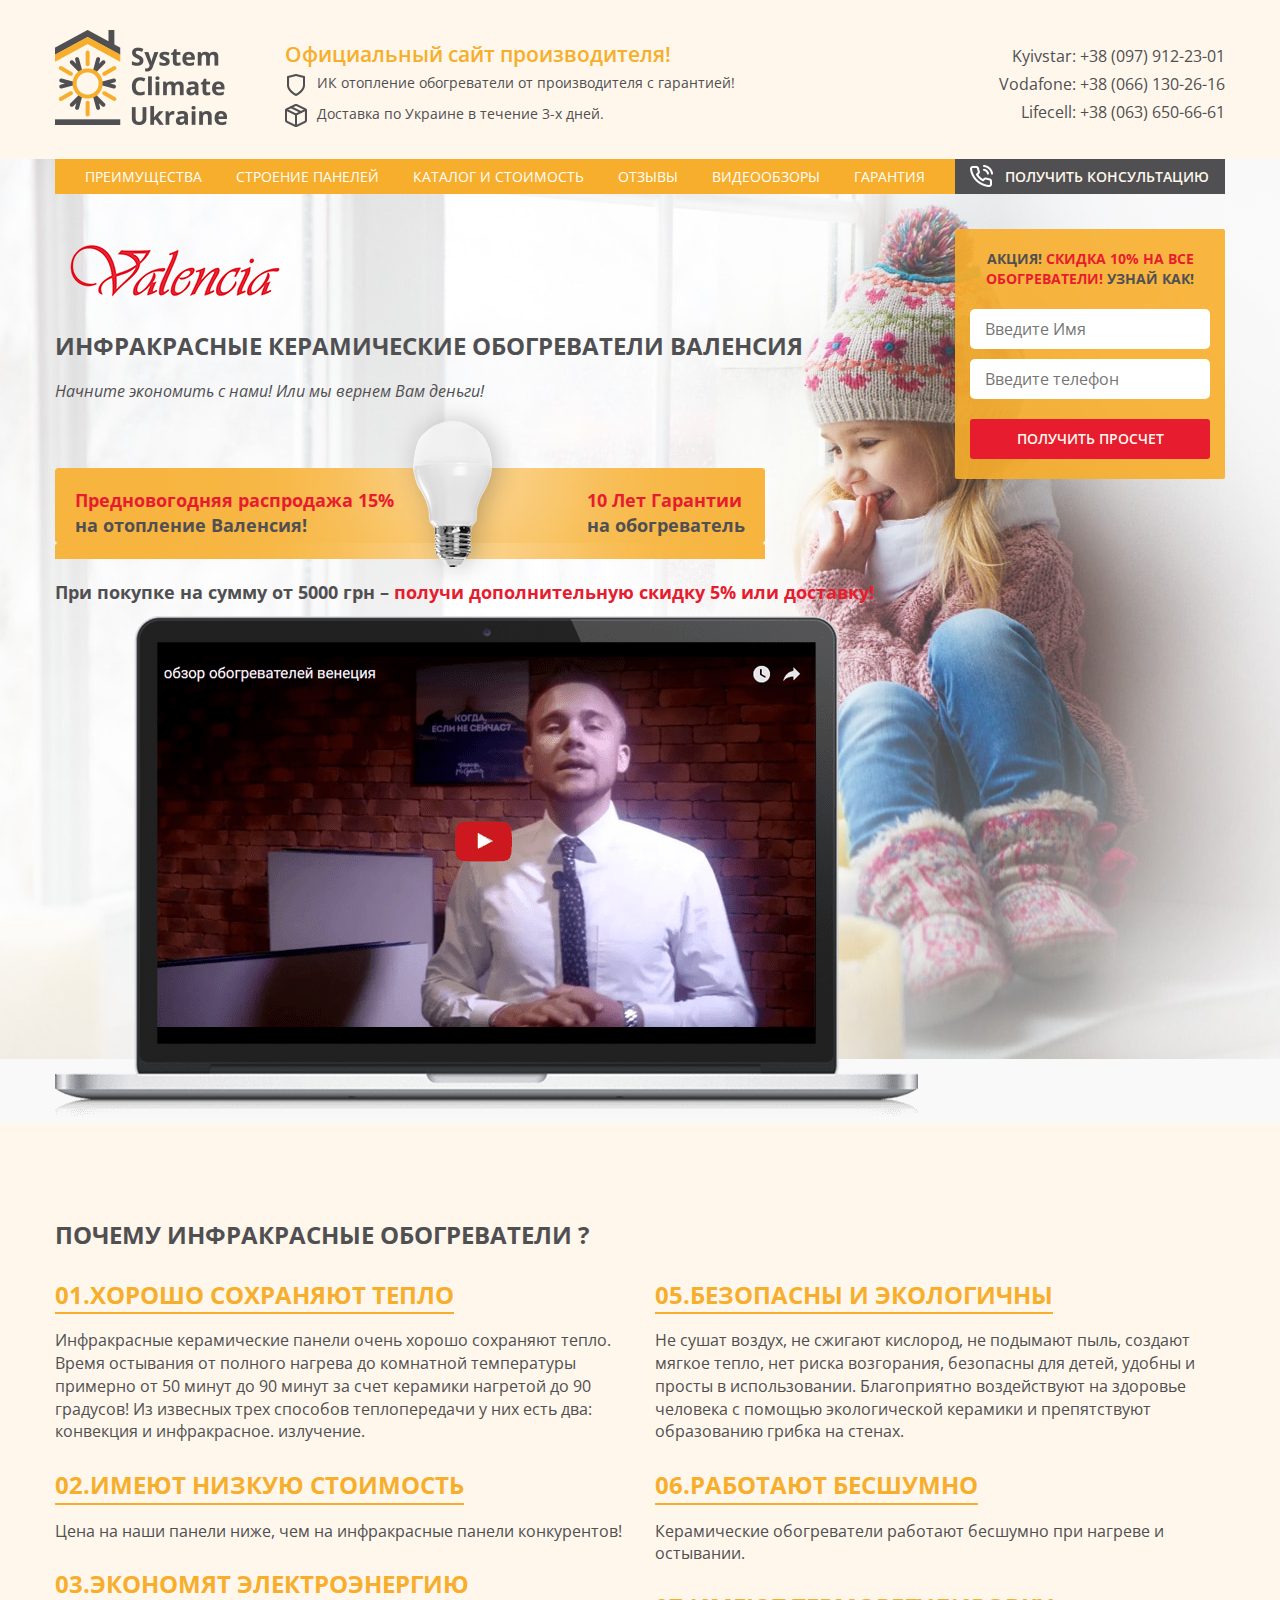
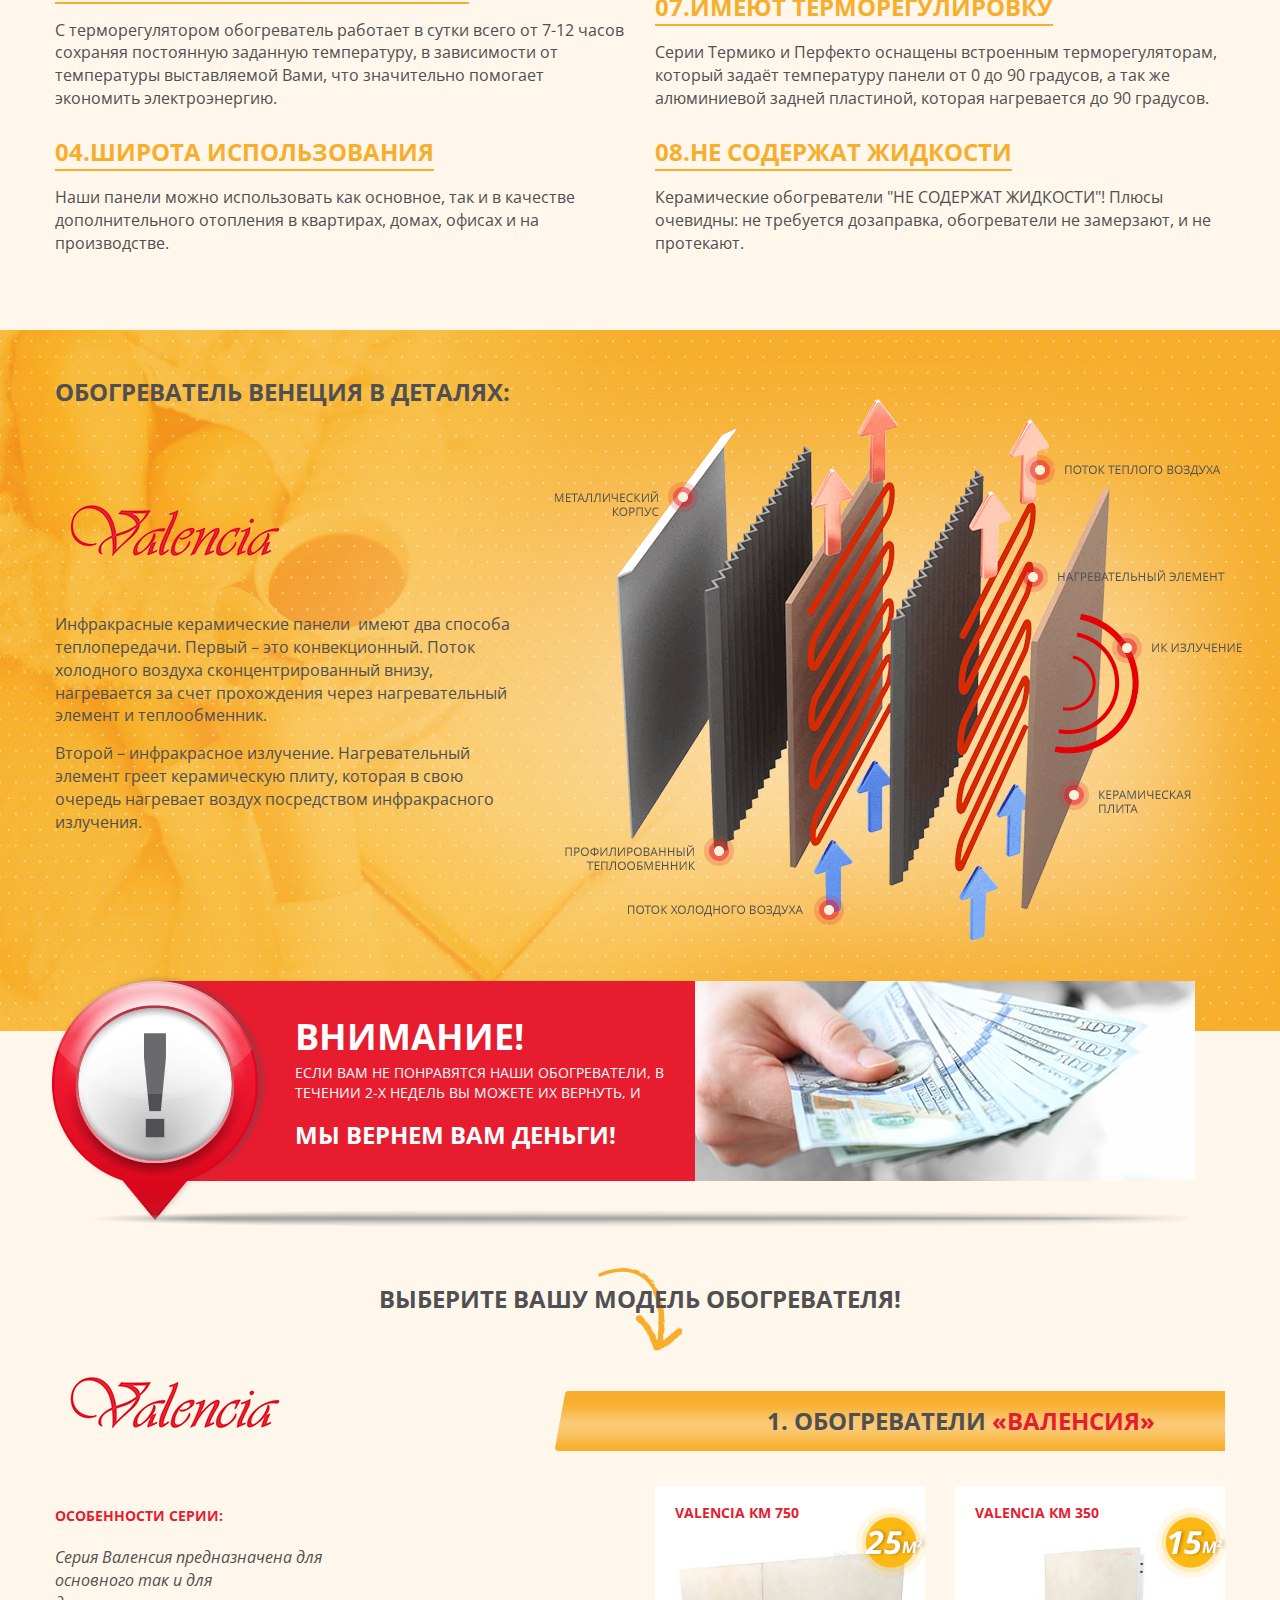
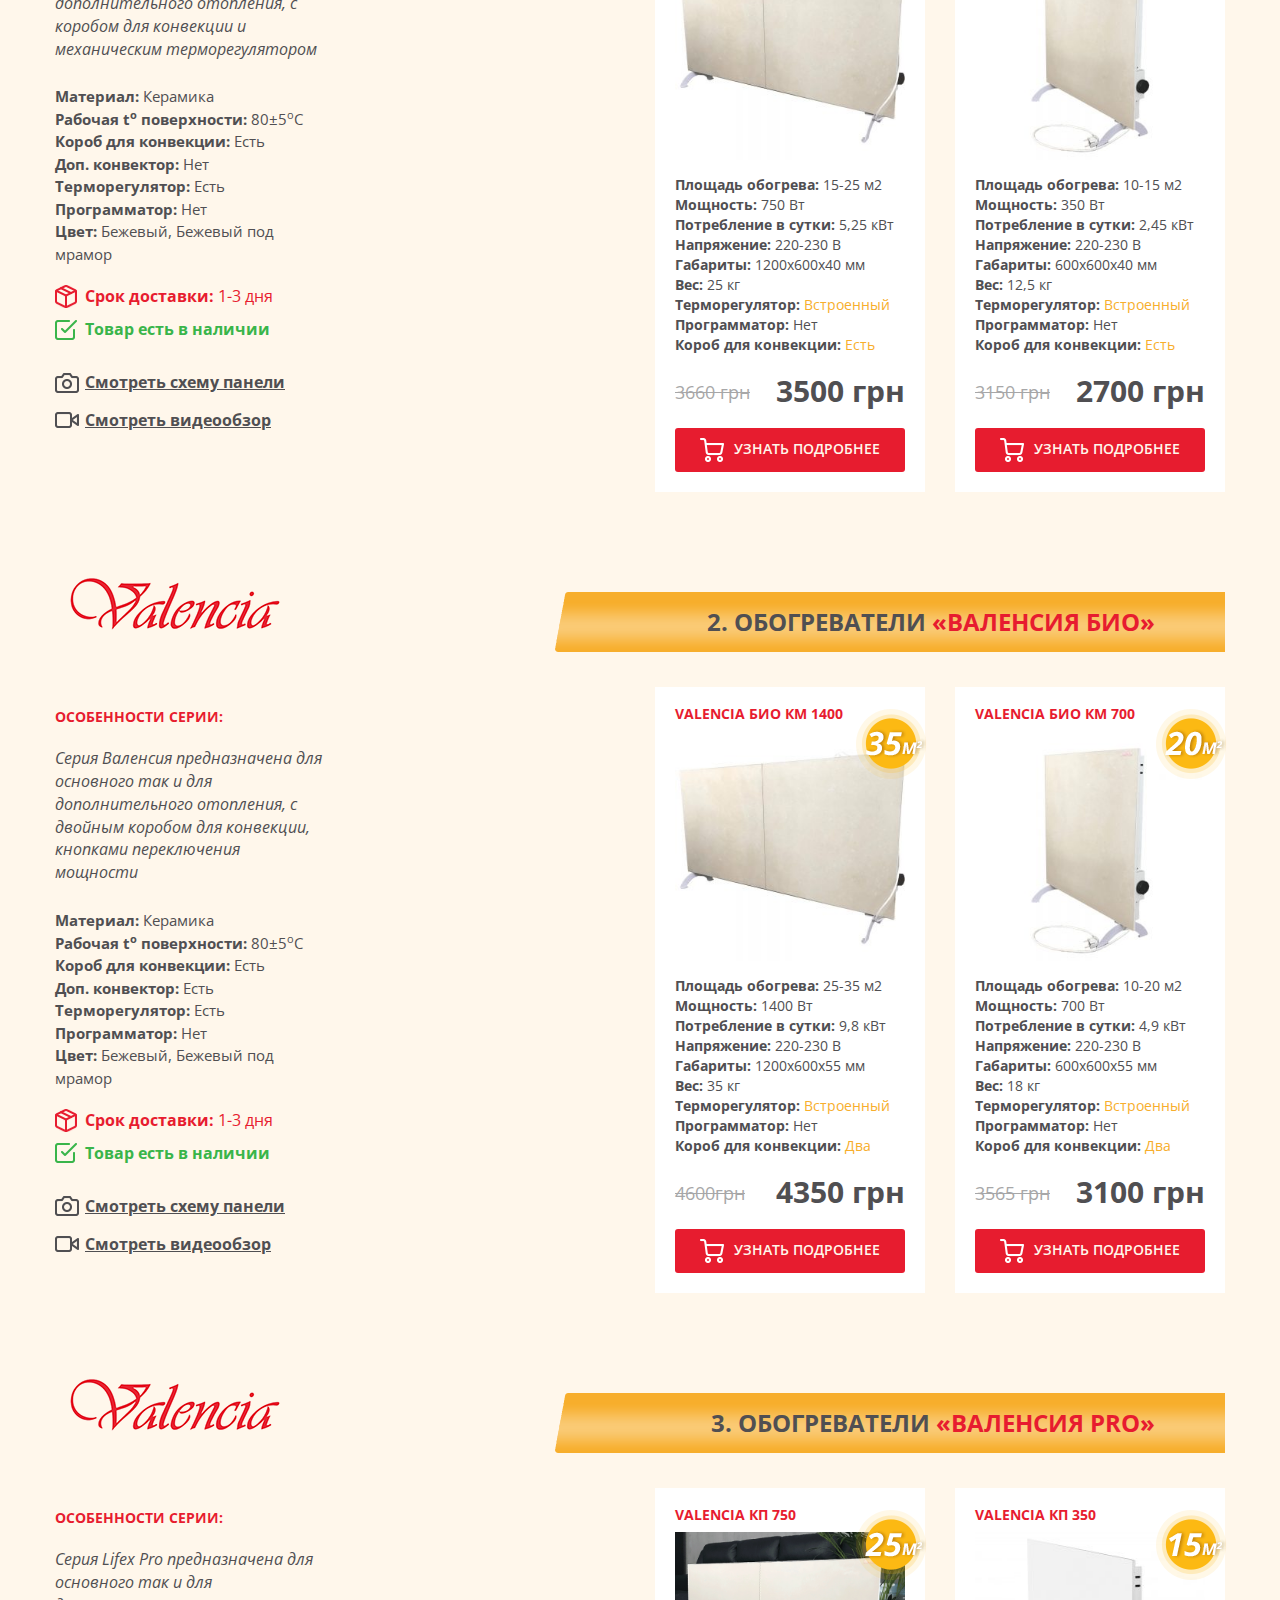
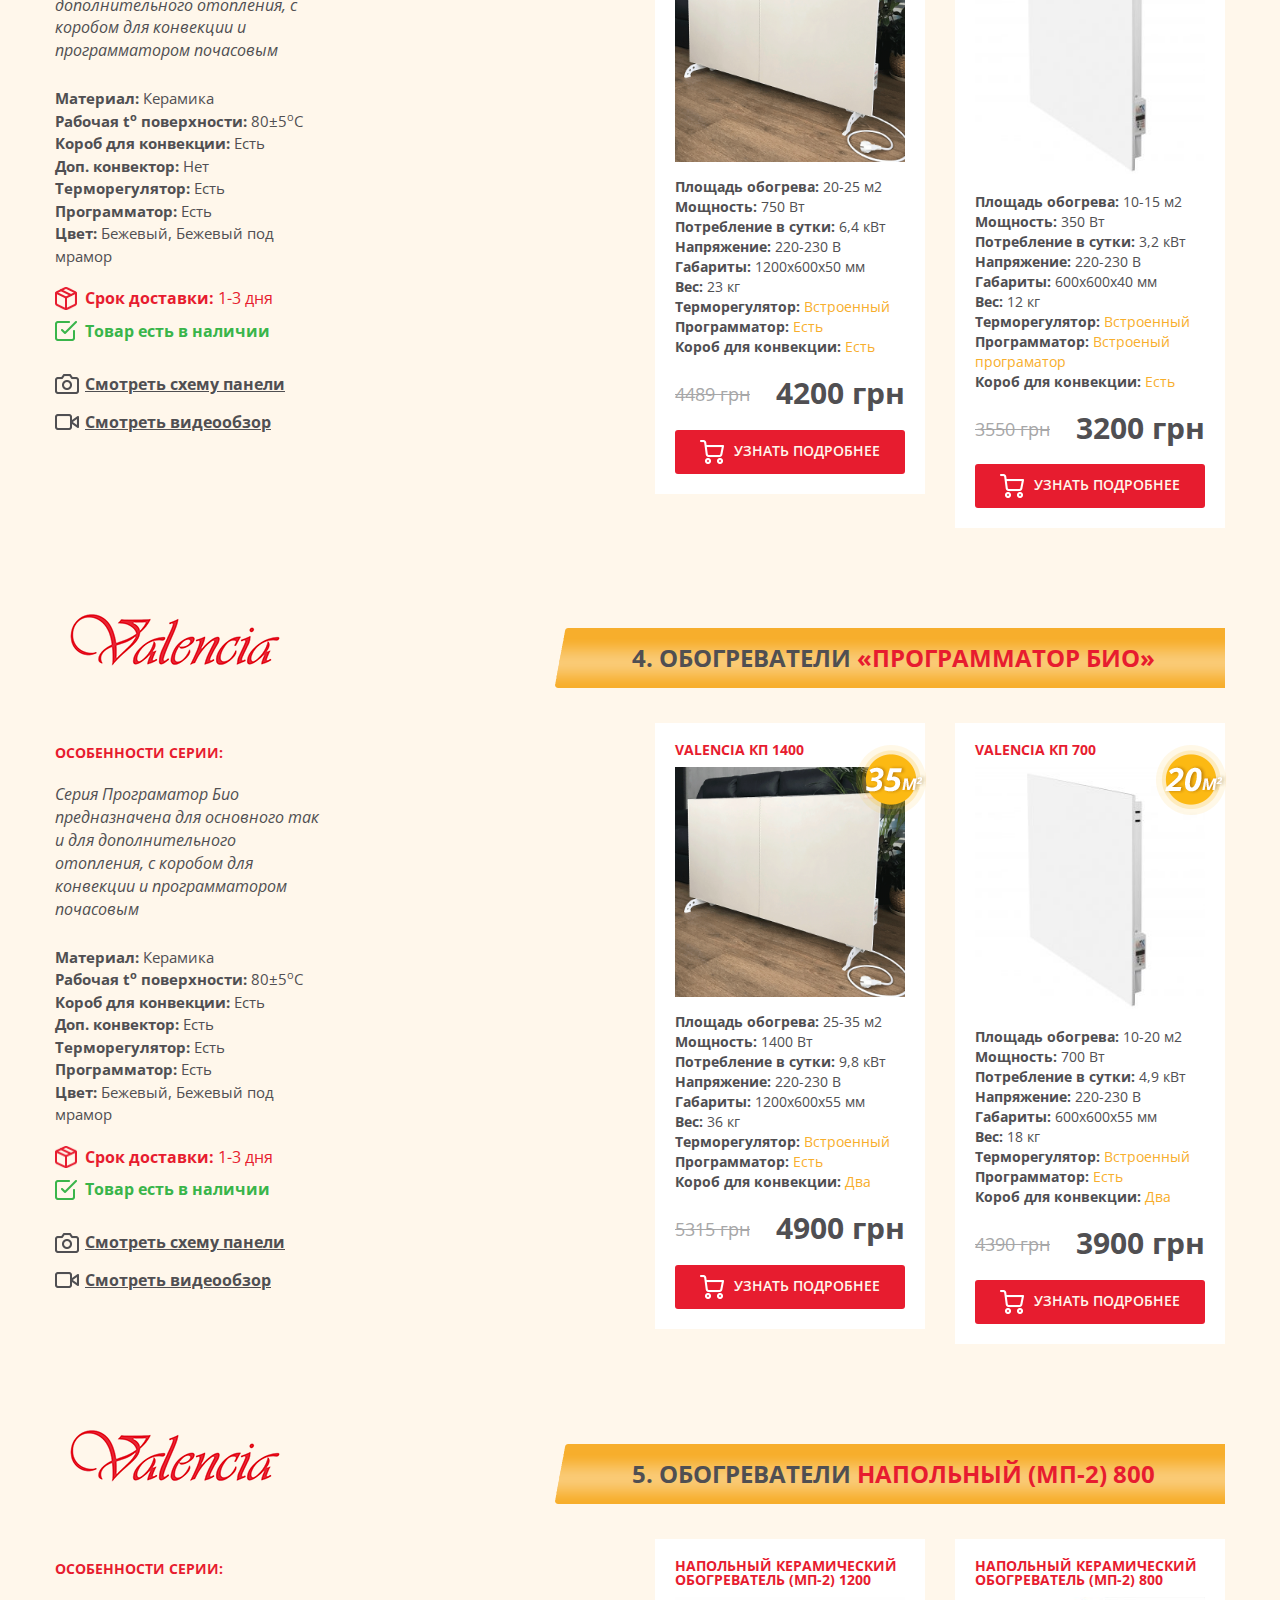
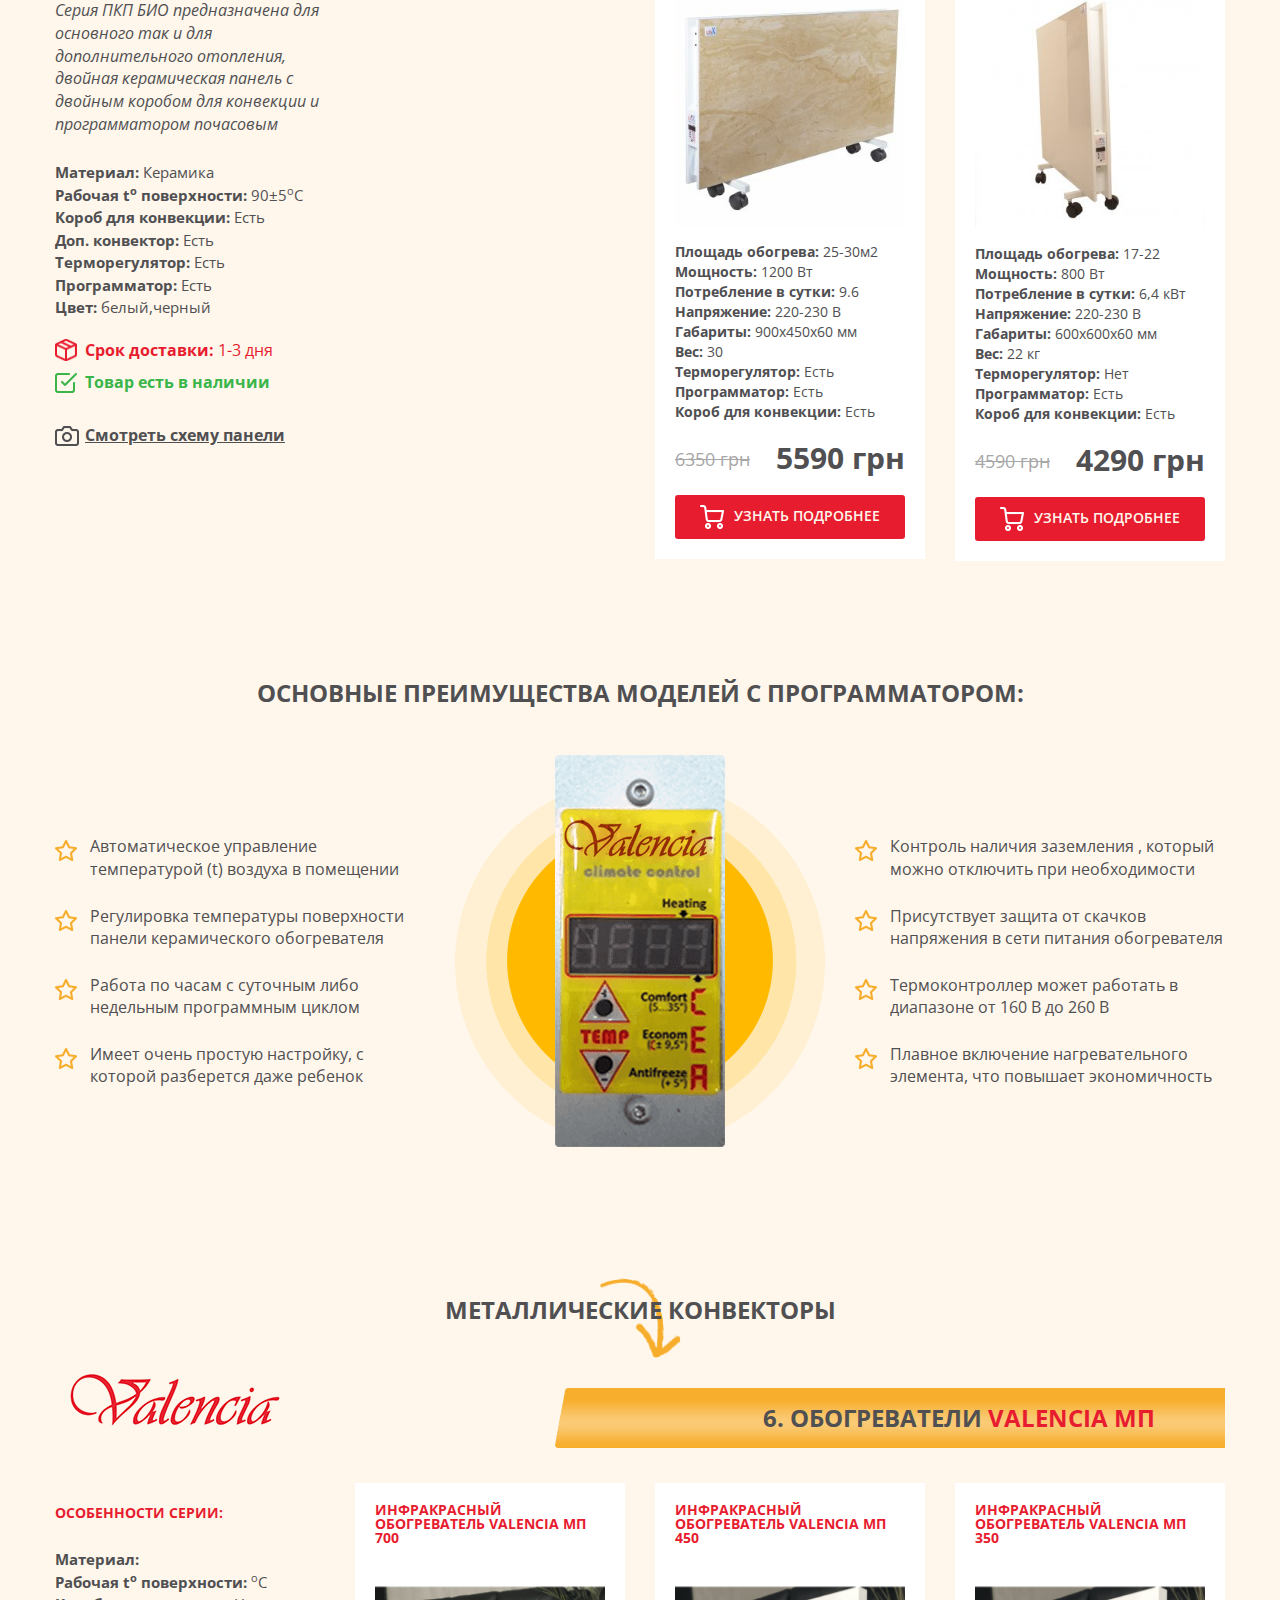
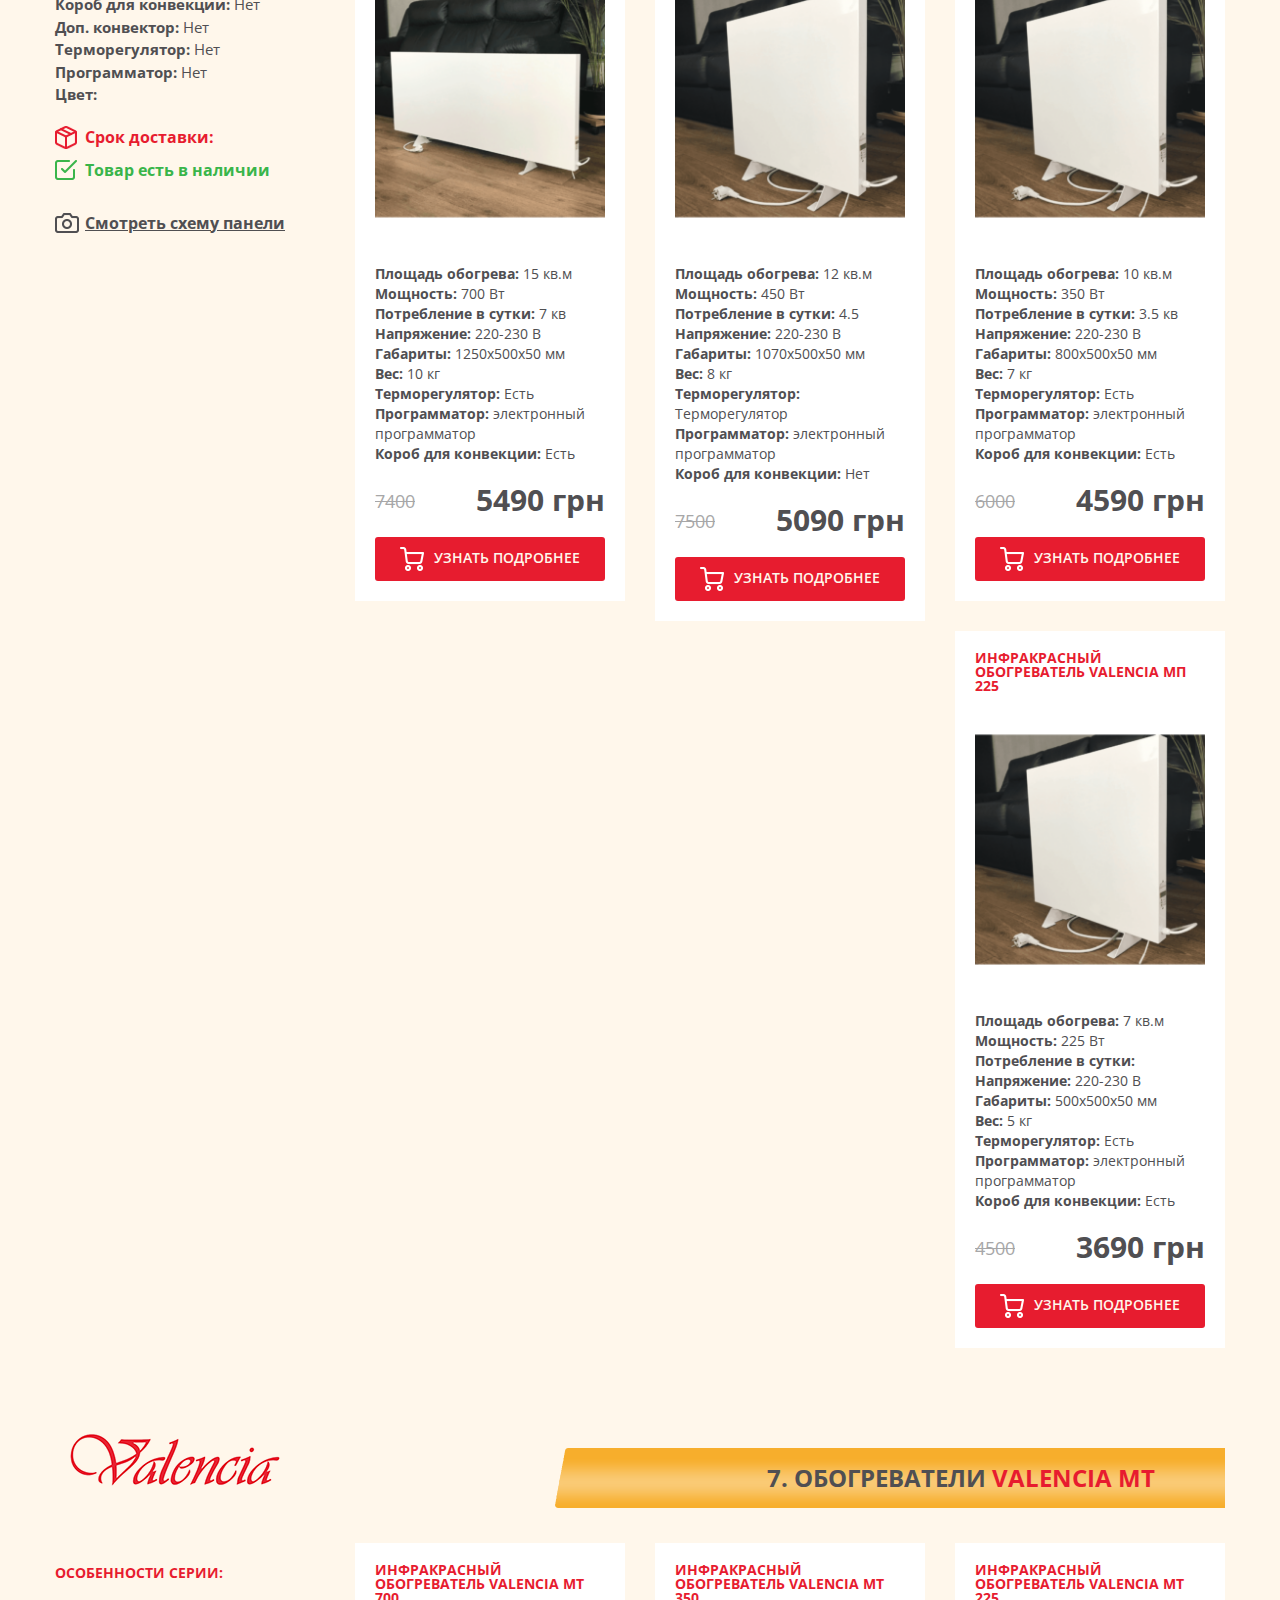
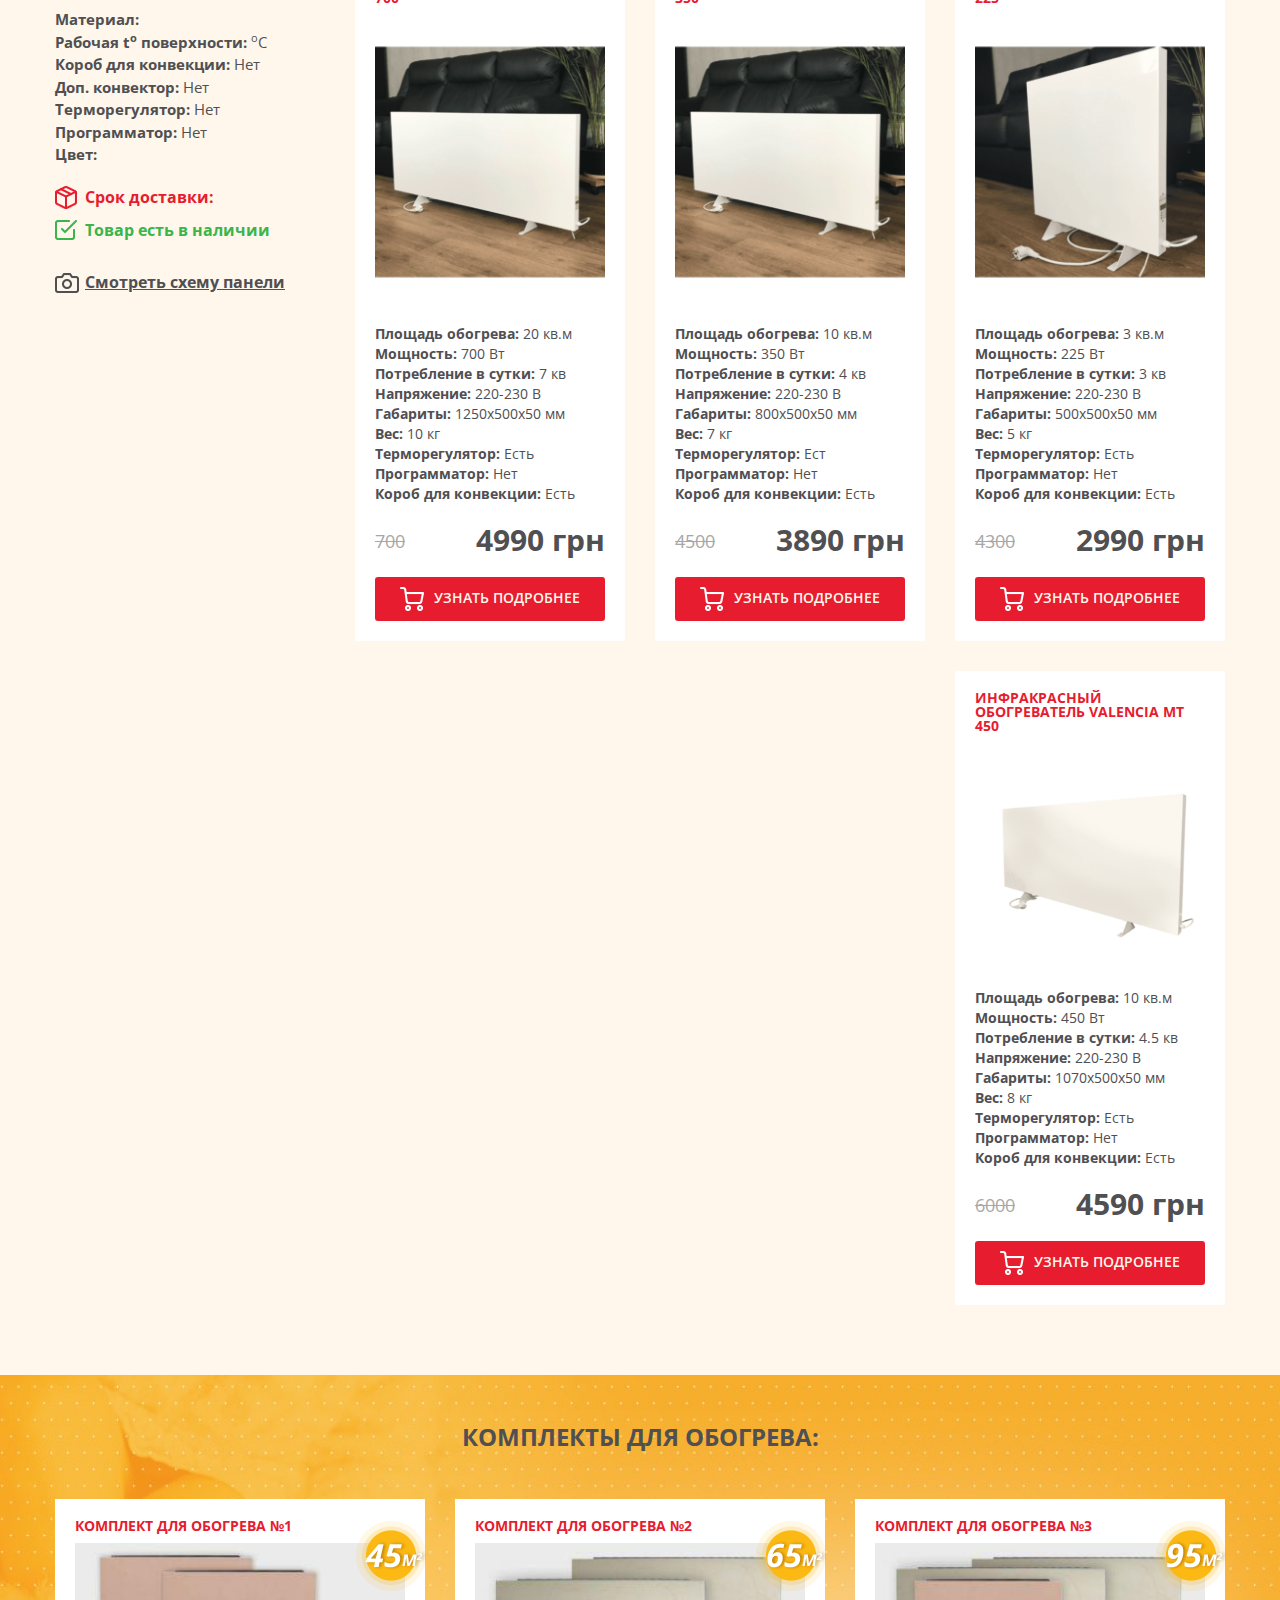
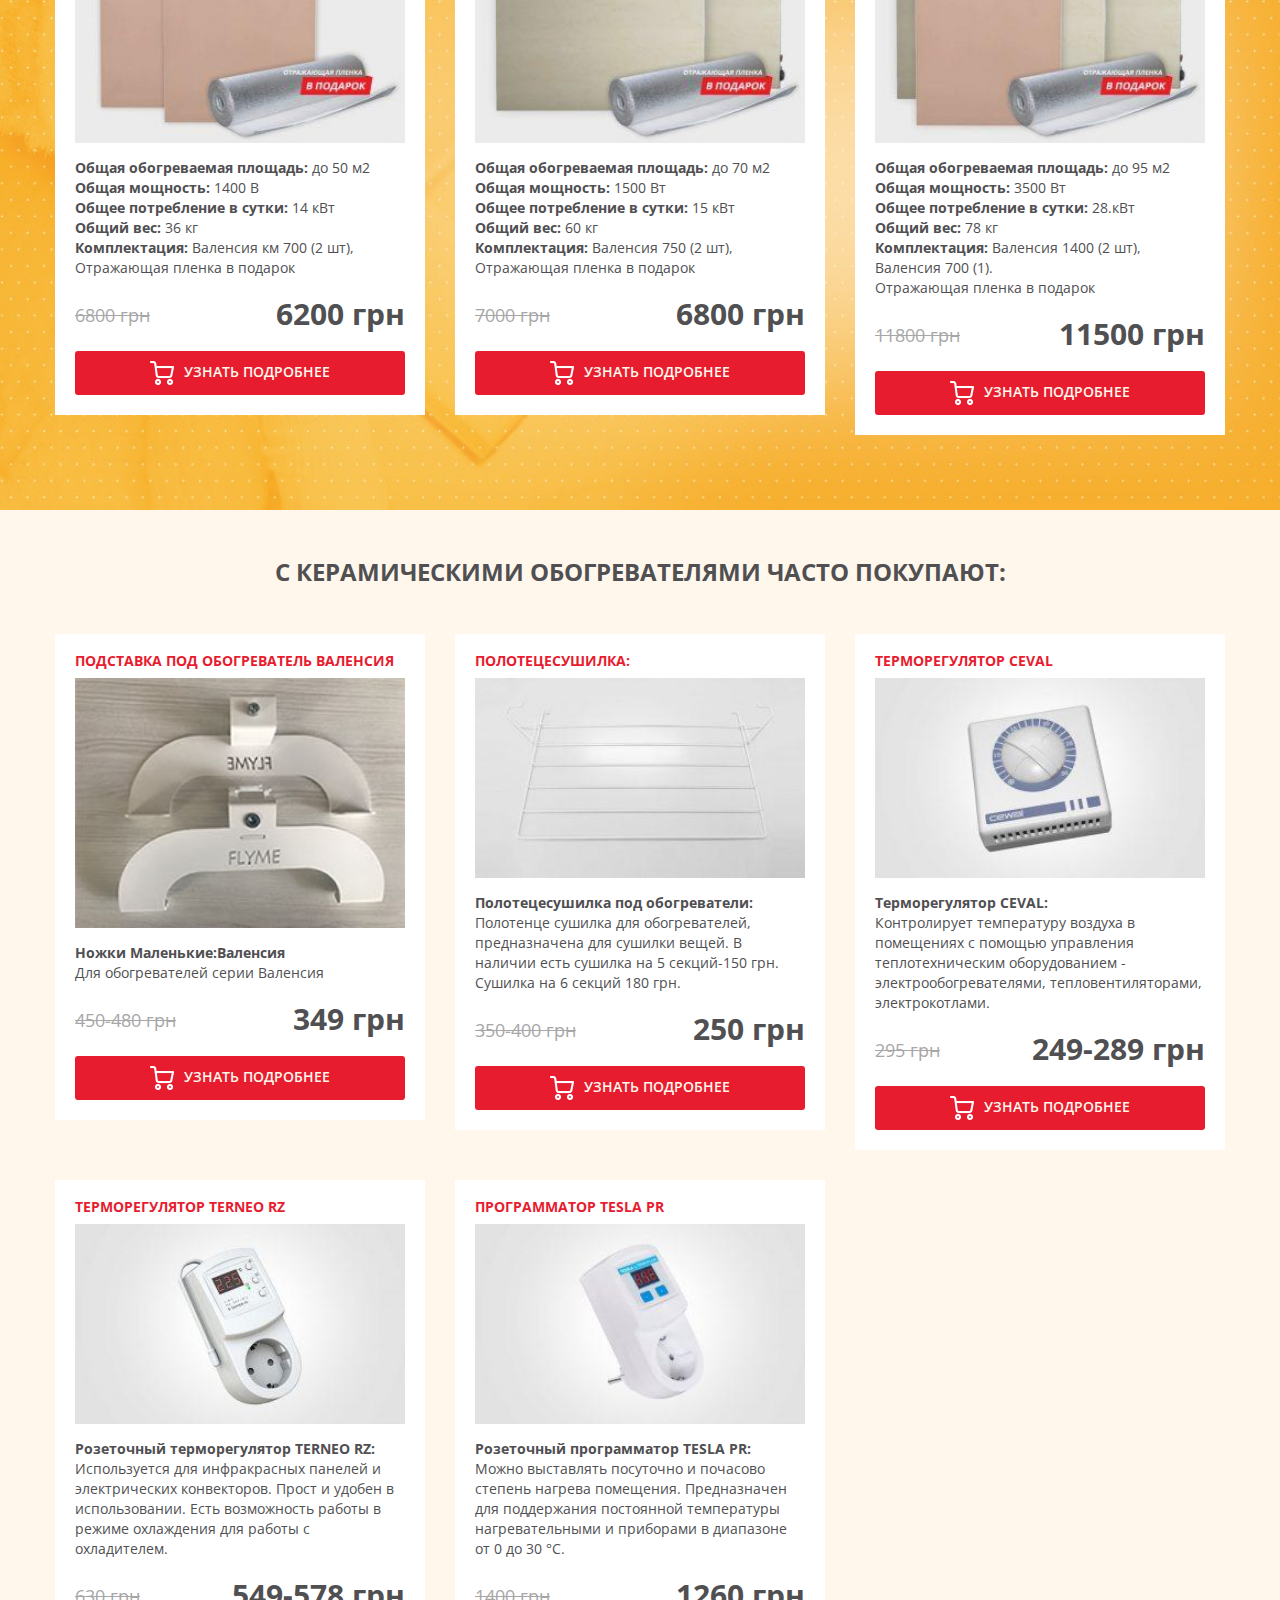
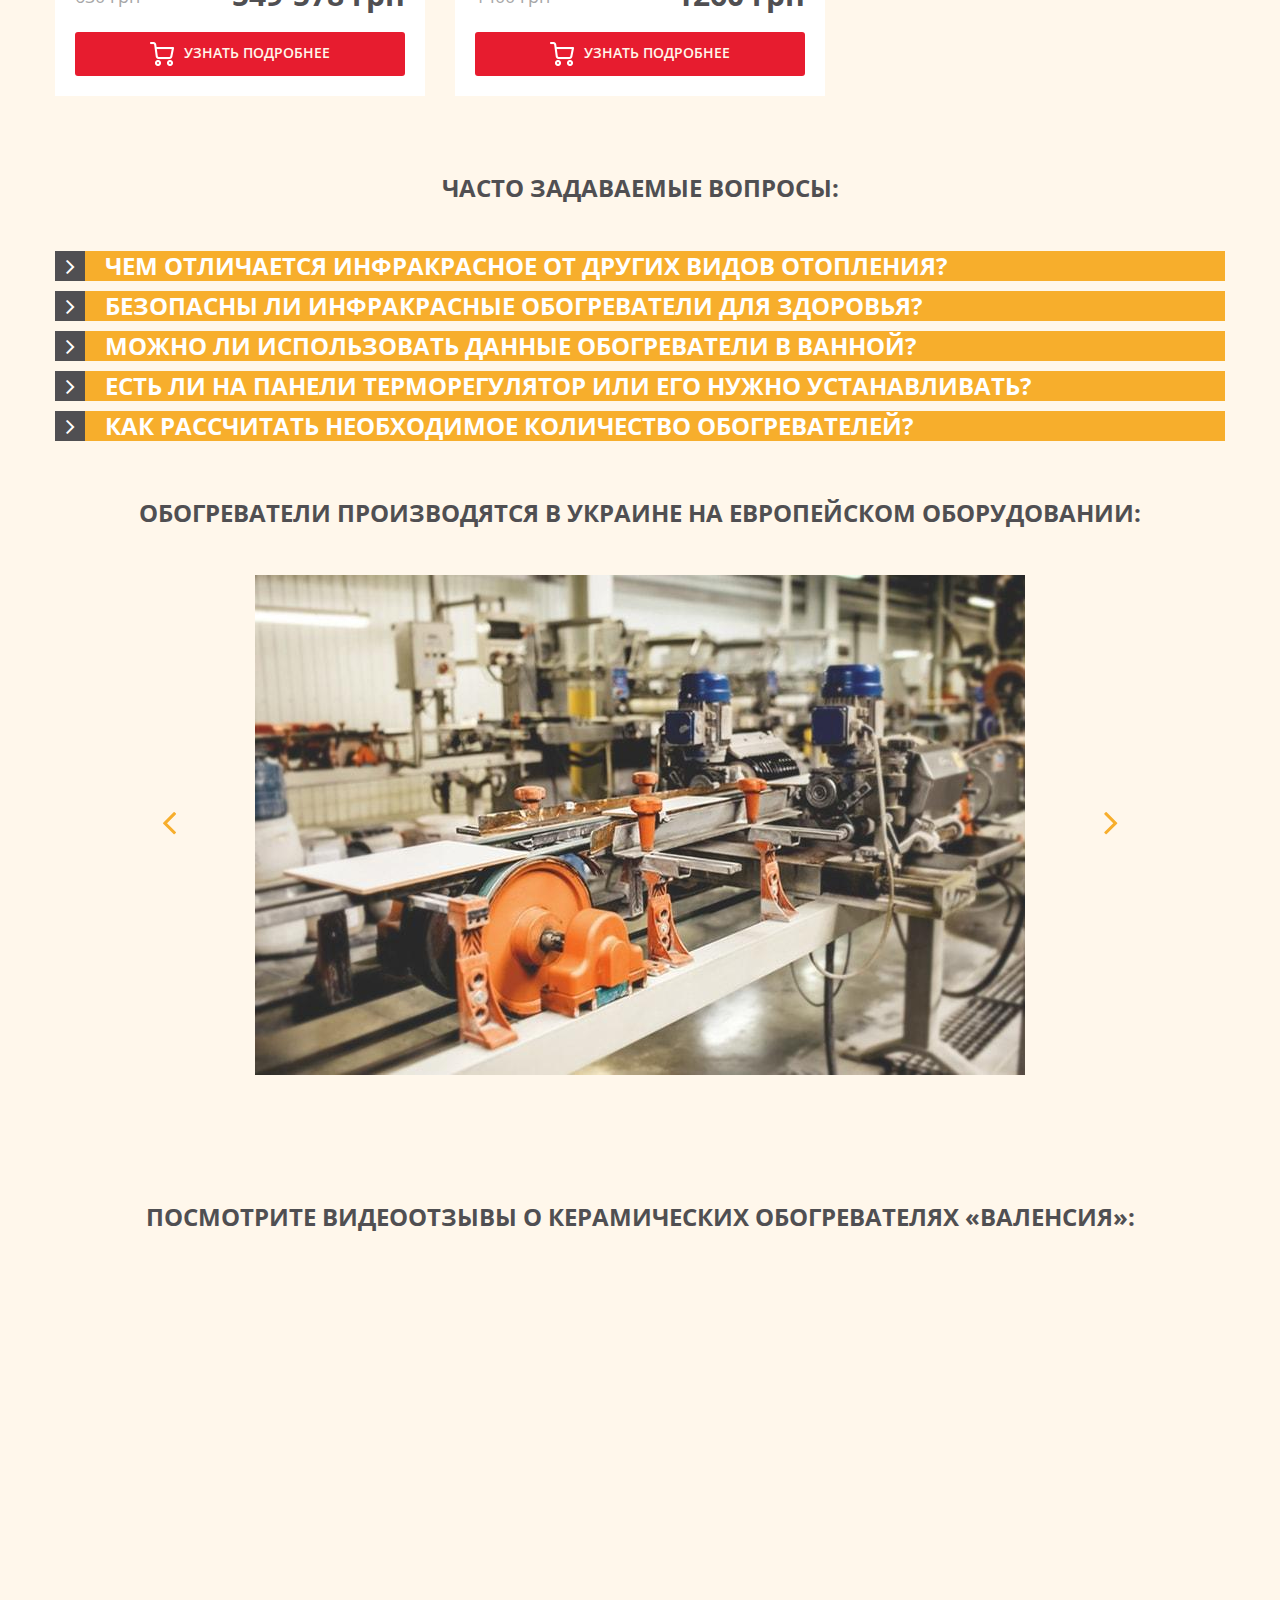
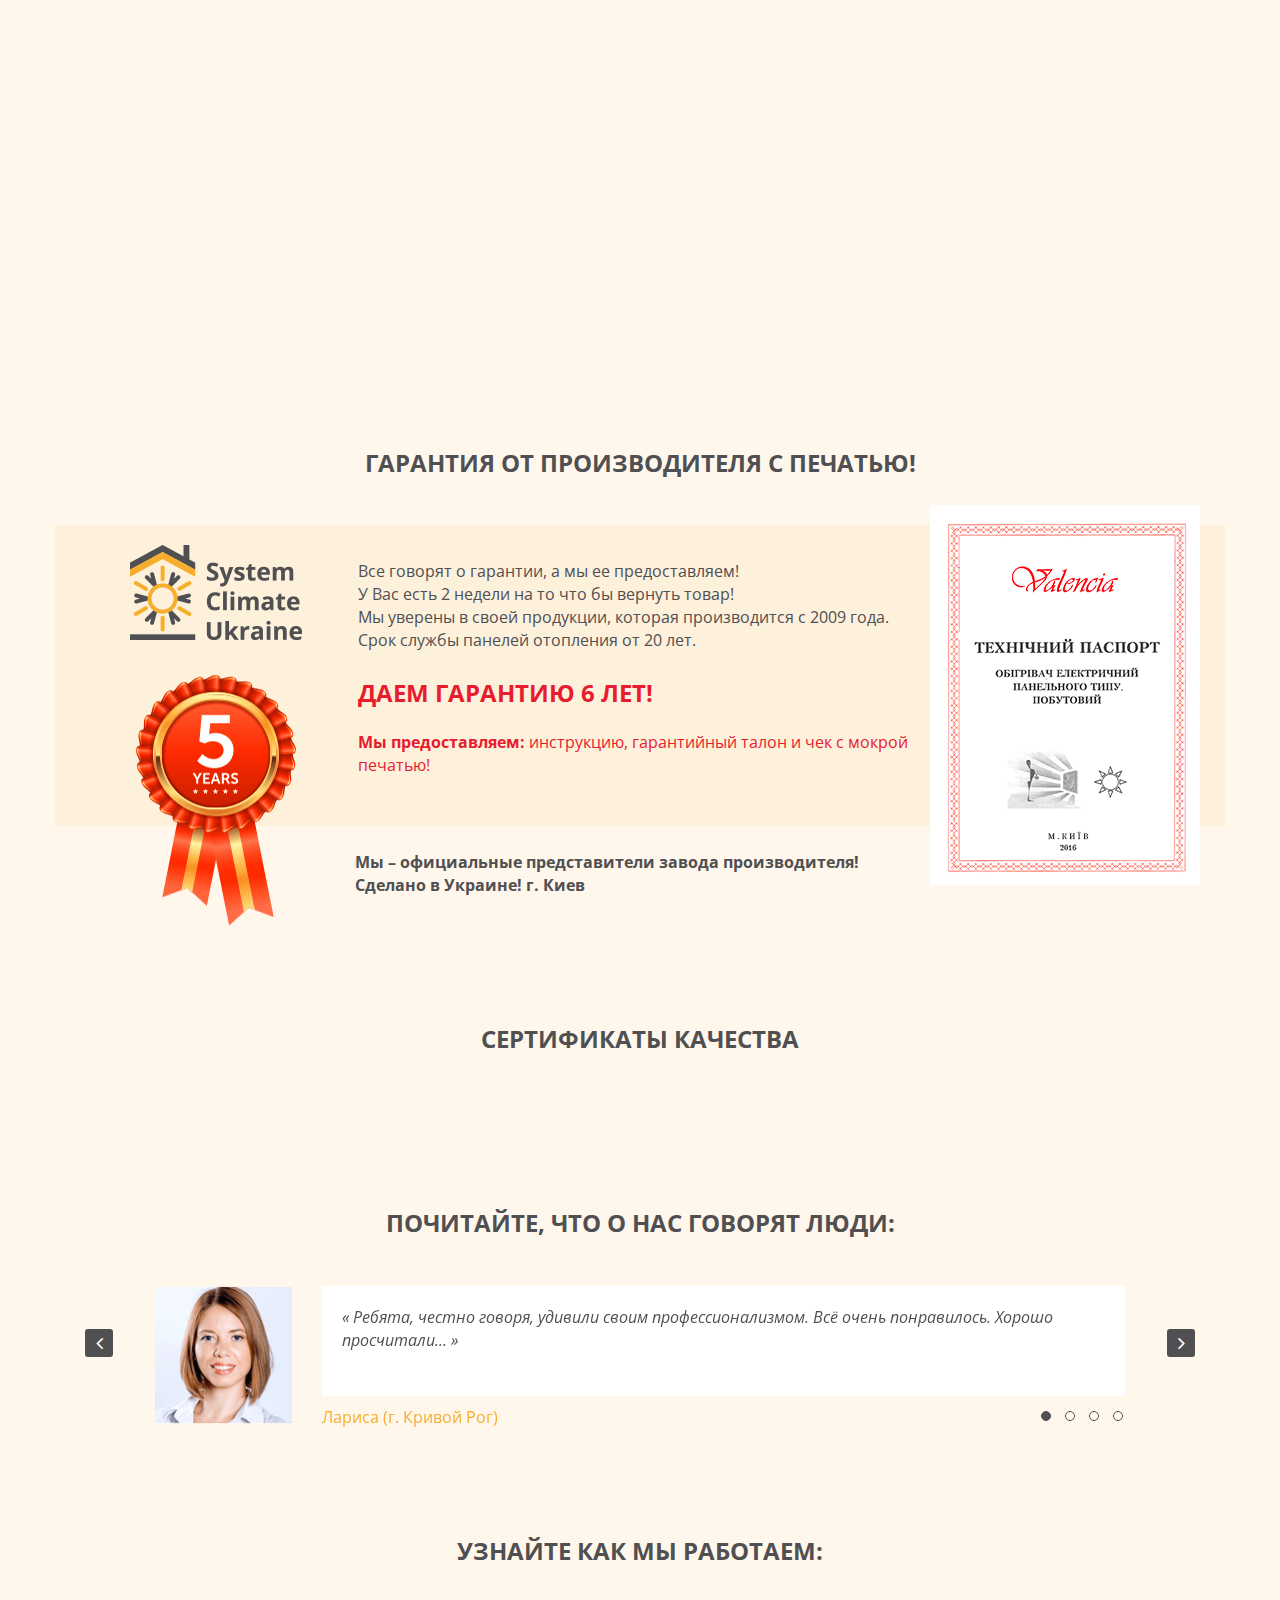
<file: index_1.html>
<!doctype html>
<html lang="ru-RU">
<head>

	<!-- Google Tag Manager -->
	<script>(function(w,d,s,l,i){w[l]=w[l]||[];w[l].push({'gtm.start':
		new Date().getTime(),event:'gtm.js'});var f=d.getElementsByTagName(s)[0],
	j=d.createElement(s),dl=l!='dataLayer'?'&l='+l:'';j.async=true;j.src=
	'https://www.googletagmanager.com/gtm.js?id='+i+dl;f.parentNode.insertBefore(j,f);
})(window,document,'script','dataLayer','GTM-T33VD8');</script>

<meta charset="UTF-8">
<meta name="viewport" content="width=device-width, initial-scale=1">
<link rel="profile" href="https://gmpg.org/xfn/11">
<style>@import url('https://fonts.googleapis.com/css?family=Open+Sans:300,400,600,700&subset=cyrillic');html{font-family:sans-serif;-ms-text-size-adjust:100%;-webkit-text-size-adjust:100%}body{margin:0}article,aside,details,figcaption,figure,footer,header,hgroup,main,menu,nav,section,summary{display:block}audio,canvas,progress,video{display:inline-block;vertical-align:baseline}audio:not([controls]){display:none;height:0}[hidden],template{display:none}a{background-color:transparent}a:active,a:hover{outline:0}abbr[title]{border-bottom:1px dotted}b,strong{font-weight:bold}dfn{font-style:italic}h1{font-size:2em;margin:0.67em 0}mark{background:#ff0;color:#000}small{font-size:80%}sub,sup{font-size:75%;line-height:0;position:relative;vertical-align:baseline}sup{top:-0.5em}sub{bottom:-0.25em}img{border:0}svg:not(:root){overflow:hidden}figure{margin:1em 40px}hr{-moz-box-sizing:content-box;-webkit-box-sizing:content-box;box-sizing:content-box;height:0}pre{overflow:auto}code,kbd,pre,samp{font-family:monospace, monospace;font-size:1em}button,input,optgroup,select,textarea{color:inherit;font:inherit;margin:0}button{overflow:visible}button,select{text-transform:none}button,html input[type="button"],input[type="reset"],input[type="submit"]{-webkit-appearance:button;cursor:pointer}button[disabled],html input[disabled]{cursor:default}button::-moz-focus-inner,input::-moz-focus-inner{border:0;padding:0}input{line-height:normal}input[type="checkbox"],input[type="radio"]{-webkit-box-sizing:border-box;-moz-box-sizing:border-box;box-sizing:border-box;padding:0}input[type="number"]::-webkit-inner-spin-button,input[type="number"]::-webkit-outer-spin-button{height:auto}input[type="search"]{-webkit-appearance:textfield;-moz-box-sizing:content-box;-webkit-box-sizing:content-box;box-sizing:content-box}input[type="search"]::-webkit-search-cancel-button,input[type="search"]::-webkit-search-decoration{-webkit-appearance:none}fieldset{border:1px solid #c0c0c0;margin:0 2px;padding:0.35em 0.625em 0.75em}legend{border:0;padding:0}textarea{overflow:auto}optgroup{font-weight:bold}table{border-collapse:collapse;border-spacing:0}td,th{padding:0}*{-webkit-box-sizing:border-box;-moz-box-sizing:border-box;box-sizing:border-box}*:before,*:after{-webkit-box-sizing:border-box;-moz-box-sizing:border-box;box-sizing:border-box}html{font-size:16px;-webkit-tap-highlight-color:rgba(0,0,0,0)} body{    font-family: 'Open Sans', sans-serif;font-size:16px;line-height:1.42857143;color:#504f52;background-color:#fff7eb}input,button,select,textarea{font-family:inherit;font-size:inherit;line-height:inherit}a{color:#333;text-decoration:none}a:hover,a:focus{color:#23527c;text-decoration:underline}a:focus{outline:thin dotted;outline:5px auto -webkit-focus-ring-color;outline-offset:-2px}figure{margin:0}img{vertical-align:middle}.img-responsive{display:block;max-width:100%;height:auto}.img-rounded{border-radius:6px}.img-thumbnail{padding:4px;line-height:1.42857143;background-color:#fff;border:1px solid #ddd;border-radius:4px;-webkit-transition:all .2s ease-in-out;-o-transition:all .2s ease-in-out;transition:all .2s ease-in-out;display:inline-block;max-width:100%;height:auto}.img-circle{border-radius:50%}hr{margin-top:20px;margin-bottom:20px;border:0;border-top:1px solid #eee}.sr-only{position:absolute;width:1px;height:1px;margin:-1px;padding:0;overflow:hidden;clip:rect(0, 0, 0, 0);border:0}.sr-only-focusable:active,.sr-only-focusable:focus{position:static;width:auto;height:auto;margin:0;overflow:visible;clip:auto}[role="button"]{cursor:pointer}.container{margin-right:auto;margin-left:auto;padding-left:15px;padding-right:15px}@media (min-width:768px){.container{width:750px}}@media (min-width:992px){.container{width:970px}}@media (min-width:1170px){.container{width:1170px}}@media (min-width:1200px){.container{width:1170px}}.container-fluid{margin-right:auto;margin-left:auto;padding-left:15px;padding-right:15px}.row{margin-left:-15px;margin-right:-15px}.col-xs-1, .col-sm-1, .col-md-1, .col-lg-1, .col-xs-2, .col-sm-2, .col-md-2, .col-lg-2, .col-xs-3, .col-sm-3, .col-md-3, .col-lg-3, .col-xs-4, .col-sm-4, .col-md-4, .col-lg-4, .col-xs-5, .col-sm-5, .col-md-5, .col-lg-5, .col-xs-6, .col-sm-6, .col-md-6, .col-lg-6, .col-xs-7, .col-sm-7, .col-md-7, .col-lg-7, .col-xs-8, .col-sm-8, .col-md-8, .col-lg-8, .col-xs-9, .col-sm-9, .col-md-9, .col-lg-9, .col-xs-10, .col-sm-10, .col-md-10, .col-lg-10, .col-xs-11, .col-sm-11, .col-md-11, .col-lg-11, .col-xs-12, .col-sm-12, .col-md-12, .col-lg-12{position:relative;min-height:1px;padding-left:15px;padding-right:15px}.col-xs-1, .col-xs-2, .col-xs-3, .col-xs-4, .col-xs-5, .col-xs-6, .col-xs-7, .col-xs-8, .col-xs-9, .col-xs-10, .col-xs-11, .col-xs-12{float:left}.col-xs-12{width:100%}.col-xs-11{width:91.66666667%}.col-xs-10{width:83.33333333%}.col-xs-9{width:75%}.col-xs-8{width:66.66666667%}.col-xs-7{width:58.33333333%}.col-xs-6{width:50%}.col-xs-5{width:41.66666667%}.col-xs-4{width:33.33333333%}.col-xs-3{width:25%}.col-xs-2{width:16.66666667%}.col-xs-1{width:8.33333333%}.col-xs-pull-12{right:100%}.col-xs-pull-11{right:91.66666667%}.col-xs-pull-10{right:83.33333333%}.col-xs-pull-9{right:75%}.col-xs-pull-8{right:66.66666667%}.col-xs-pull-7{right:58.33333333%}.col-xs-pull-6{right:50%}.col-xs-pull-5{right:41.66666667%}.col-xs-pull-4{right:33.33333333%}.col-xs-pull-3{right:25%}.col-xs-pull-2{right:16.66666667%}.col-xs-pull-1{right:8.33333333%}.col-xs-pull-0{right:auto}.col-xs-push-12{left:100%}.col-xs-push-11{left:91.66666667%}.col-xs-push-10{left:83.33333333%}.col-xs-push-9{left:75%}.col-xs-push-8{left:66.66666667%}.col-xs-push-7{left:58.33333333%}.col-xs-push-6{left:50%}.col-xs-push-5{left:41.66666667%}.col-xs-push-4{left:33.33333333%}.col-xs-push-3{left:25%}.col-xs-push-2{left:16.66666667%}.col-xs-push-1{left:8.33333333%}.col-xs-push-0{left:auto}.col-xs-offset-12{margin-left:100%}.col-xs-offset-11{margin-left:91.66666667%}.col-xs-offset-10{margin-left:83.33333333%}.col-xs-offset-9{margin-left:75%}.col-xs-offset-8{margin-left:66.66666667%}.col-xs-offset-7{margin-left:58.33333333%}.col-xs-offset-6{margin-left:50%}.col-xs-offset-5{margin-left:41.66666667%}.col-xs-offset-4{margin-left:33.33333333%}.col-xs-offset-3{margin-left:25%}.col-xs-offset-2{margin-left:16.66666667%}.col-xs-offset-1{margin-left:8.33333333%}.col-xs-offset-0{margin-left:0}@media (min-width:768px){.col-sm-1, .col-sm-2, .col-sm-3, .col-sm-4, .col-sm-5, .col-sm-6, .col-sm-7, .col-sm-8, .col-sm-9, .col-sm-10, .col-sm-11, .col-sm-12{float:left}.col-sm-12{width:100%}.col-sm-11{width:91.66666667%}.col-sm-10{width:83.33333333%}.col-sm-9{width:75%}.col-sm-8{width:66.66666667%}.col-sm-7{width:58.33333333%}.col-sm-6{width:50%}.col-sm-5{width:41.66666667%}.col-sm-4{width:33.33333333%}.col-sm-3{width:25%}.col-sm-2{width:16.66666667%}.col-sm-1{width:8.33333333%}.col-sm-pull-12{right:100%}.col-sm-pull-11{right:91.66666667%}.col-sm-pull-10{right:83.33333333%}.col-sm-pull-9{right:75%}.col-sm-pull-8{right:66.66666667%}.col-sm-pull-7{right:58.33333333%}.col-sm-pull-6{right:50%}.col-sm-pull-5{right:41.66666667%}.col-sm-pull-4{right:33.33333333%}.col-sm-pull-3{right:25%}.col-sm-pull-2{right:16.66666667%}.col-sm-pull-1{right:8.33333333%}.col-sm-pull-0{right:auto}.col-sm-push-12{left:100%}.col-sm-push-11{left:91.66666667%}.col-sm-push-10{left:83.33333333%}.col-sm-push-9{left:75%}.col-sm-push-8{left:66.66666667%}.col-sm-push-7{left:58.33333333%}.col-sm-push-6{left:50%}.col-sm-push-5{left:41.66666667%}.col-sm-push-4{left:33.33333333%}.col-sm-push-3{left:25%}.col-sm-push-2{left:16.66666667%}.col-sm-push-1{left:8.33333333%}.col-sm-push-0{left:auto}.col-sm-offset-12{margin-left:100%}.col-sm-offset-11{margin-left:91.66666667%}.col-sm-offset-10{margin-left:83.33333333%}.col-sm-offset-9{margin-left:75%}.col-sm-offset-8{margin-left:66.66666667%}.col-sm-offset-7{margin-left:58.33333333%}.col-sm-offset-6{margin-left:50%}.col-sm-offset-5{margin-left:41.66666667%}.col-sm-offset-4{margin-left:33.33333333%}.col-sm-offset-3{margin-left:25%}.col-sm-offset-2{margin-left:16.66666667%}.col-sm-offset-1{margin-left:8.33333333%}.col-sm-offset-0{margin-left:0}}@media (min-width:992px){.col-md-1, .col-md-2, .col-md-3, .col-md-4, .col-md-5, .col-md-6, .col-md-7, .col-md-8, .col-md-9, .col-md-10, .col-md-11, .col-md-12{float:left}.col-md-12{width:100%}.col-md-11{width:91.66666667%}.col-md-10{width:83.33333333%}.col-md-9{width:75%}.col-md-8{width:66.66666667%}.col-md-7{width:58.33333333%}.col-md-6{width:50%}.col-md-5{width:41.66666667%}.col-md-4{width:33.33333333%}.col-md-3{width:25%}.col-md-2{width:16.66666667%}.col-md-1{width:8.33333333%}.col-md-pull-12{right:100%}.col-md-pull-11{right:91.66666667%}.col-md-pull-10{right:83.33333333%}.col-md-pull-9{right:75%}.col-md-pull-8{right:66.66666667%}.col-md-pull-7{right:58.33333333%}.col-md-pull-6{right:50%}.col-md-pull-5{right:41.66666667%}.col-md-pull-4{right:33.33333333%}.col-md-pull-3{right:25%}.col-md-pull-2{right:16.66666667%}.col-md-pull-1{right:8.33333333%}.col-md-pull-0{right:auto}.col-md-push-12{left:100%}.col-md-push-11{left:91.66666667%}.col-md-push-10{left:83.33333333%}.col-md-push-9{left:75%}.col-md-push-8{left:66.66666667%}.col-md-push-7{left:58.33333333%}.col-md-push-6{left:50%}.col-md-push-5{left:41.66666667%}.col-md-push-4{left:33.33333333%}.col-md-push-3{left:25%}.col-md-push-2{left:16.66666667%}.col-md-push-1{left:8.33333333%}.col-md-push-0{left:auto}.col-md-offset-12{margin-left:100%}.col-md-offset-11{margin-left:91.66666667%}.col-md-offset-10{margin-left:83.33333333%}.col-md-offset-9{margin-left:75%}.col-md-offset-8{margin-left:66.66666667%}.col-md-offset-7{margin-left:58.33333333%}.col-md-offset-6{margin-left:50%}.col-md-offset-5{margin-left:41.66666667%}.col-md-offset-4{margin-left:33.33333333%}.col-md-offset-3{margin-left:25%}.col-md-offset-2{margin-left:16.66666667%}.col-md-offset-1{margin-left:8.33333333%}.col-md-offset-0{margin-left:0}}@media (min-width:1200px){.col-lg-1, .col-lg-2, .col-lg-3, .col-lg-4, .col-lg-5, .col-lg-6, .col-lg-7, .col-lg-8, .col-lg-9, .col-lg-10, .col-lg-11, .col-lg-12{float:left}.col-lg-12{width:100%}.col-lg-11{width:91.66666667%}.col-lg-10{width:83.33333333%}.col-lg-9{width:75%}.col-lg-8{width:66.66666667%}.col-lg-7{width:58.33333333%}.col-lg-6{width:50%}.col-lg-5{width:41.66666667%}.col-lg-4{width:33.33333333%}.col-lg-3{width:25%}.col-lg-2{width:16.66666667%}.col-lg-1{width:8.33333333%}.col-lg-pull-12{right:100%}.col-lg-pull-11{right:91.66666667%}.col-lg-pull-10{right:83.33333333%}.col-lg-pull-9{right:75%}.col-lg-pull-8{right:66.66666667%}.col-lg-pull-7{right:58.33333333%}.col-lg-pull-6{right:50%}.col-lg-pull-5{right:41.66666667%}.col-lg-pull-4{right:33.33333333%}.col-lg-pull-3{right:25%}.col-lg-pull-2{right:16.66666667%}.col-lg-pull-1{right:8.33333333%}.col-lg-pull-0{right:auto}.col-lg-push-12{left:100%}.col-lg-push-11{left:91.66666667%}.col-lg-push-10{left:83.33333333%}.col-lg-push-9{left:75%}.col-lg-push-8{left:66.66666667%}.col-lg-push-7{left:58.33333333%}.col-lg-push-6{left:50%}.col-lg-push-5{left:41.66666667%}.col-lg-push-4{left:33.33333333%}.col-lg-push-3{left:25%}.col-lg-push-2{left:16.66666667%}.col-lg-push-1{left:8.33333333%}.col-lg-push-0{left:auto}.col-lg-offset-12{margin-left:100%}.col-lg-offset-11{margin-left:91.66666667%}.col-lg-offset-10{margin-left:83.33333333%}.col-lg-offset-9{margin-left:75%}.col-lg-offset-8{margin-left:66.66666667%}.col-lg-offset-7{margin-left:58.33333333%}.col-lg-offset-6{margin-left:50%}.col-lg-offset-5{margin-left:41.66666667%}.col-lg-offset-4{margin-left:33.33333333%}.col-lg-offset-3{margin-left:25%}.col-lg-offset-2{margin-left:16.66666667%}.col-lg-offset-1{margin-left:8.33333333%}.col-lg-offset-0{margin-left:0}}.clearfix:before,.clearfix:after,.container:before,.container:after,.container-fluid:before,.container-fluid:after,.row:before,.row:after{content:" ";display:table}.clearfix:after,.container:after,.container-fluid:after,.row:after{clear:both}.center-block{display:block;margin-left:auto;margin-right:auto}.pull-right{float:right !important}.pull-left{float:left !important}.hide{display:none !important}.show{display:block !important}.invisible{visibility:hidden}.text-hide{font:0/0 a;color:transparent;text-shadow:none;background-color:transparent;border:0}.hidden{display:none !important}.affix{position:fixed}@-ms-viewport{width:device-width}.visible-xs,.visible-sm,.visible-md,.visible-lg{display:none !important}.visible-xs-block,.visible-xs-inline,.visible-xs-inline-block,.visible-sm-block,.visible-sm-inline,.visible-sm-inline-block,.visible-md-block,.visible-md-inline,.visible-md-inline-block,.visible-lg-block,.visible-lg-inline,.visible-lg-inline-block{display:none !important}@media (max-width:767px){.visible-xs{display:block !important}table.visible-xs{display:table}tr.visible-xs{display:table-row !important}th.visible-xs,td.visible-xs{display:table-cell !important}}@media (max-width:767px){.visible-xs-block{display:block !important}}@media (max-width:767px){.visible-xs-inline{display:inline !important}}@media (max-width:767px){.visible-xs-inline-block{display:inline-block !important}}@media (min-width:768px) and (max-width:991px){.visible-sm{display:block !important}table.visible-sm{display:table}tr.visible-sm{display:table-row !important}th.visible-sm,td.visible-sm{display:table-cell !important}}@media (min-width:768px) and (max-width:991px){.visible-sm-block{display:block !important}}@media (min-width:768px) and (max-width:991px){.visible-sm-inline{display:inline !important}}@media (min-width:768px) and (max-width:991px){.visible-sm-inline-block{display:inline-block !important}}@media (min-width:992px) and (max-width:1199px){.visible-md{display:block !important}table.visible-md{display:table}tr.visible-md{display:table-row !important}th.visible-md,td.visible-md{display:table-cell !important}}@media (min-width:992px) and (max-width:1199px){.visible-md-block{display:block !important}}@media (min-width:992px) and (max-width:1199px){.visible-md-inline{display:inline !important}}@media (min-width:992px) and (max-width:1199px){.visible-md-inline-block{display:inline-block !important}}@media (min-width:1200px){.visible-lg{display:block !important}table.visible-lg{display:table}tr.visible-lg{display:table-row !important}th.visible-lg,td.visible-lg{display:table-cell !important}}@media (min-width:1200px){.visible-lg-block{display:block !important}}@media (min-width:1200px){.visible-lg-inline{display:inline !important}}@media (min-width:1200px){.visible-lg-inline-block{display:inline-block !important}}@media (max-width:767px){.hidden-xs{display:none !important}}@media (min-width:768px) and (max-width:991px){.hidden-sm{display:none !important}}@media (min-width:992px) and (max-width:1199px){.hidden-md{display:none !important}}@media (min-width:1200px){.hidden-lg{display:none !important}}.visible-print{display:none !important}@media print{.visible-print{display:block !important}table.visible-print{display:table}tr.visible-print{display:table-row !important}th.visible-print,td.visible-print{display:table-cell !important}}.visible-print-block{display:none !important}@media print{.visible-print-block{display:block !important}}.visible-print-inline{display:none !important}@media print{.visible-print-inline{display:inline !important}}.visible-print-inline-block{display:none !important}@media print{.visible-print-inline-block{display:inline-block !important}}@media print{.hidden-print{display:none !important}} </style>

<title>valenciya &#8212; Производство керамических обогревателей</title>
<meta name="robots" content="max-image-preview:large">
<link rel="dns-prefetch" href="//ajax.googleapis.com">
<link rel="dns-prefetch" href="//netdna.bootstrapcdn.com">
<link rel="dns-prefetch" href="//s.w.org">
<link rel="alternate" type="application/rss+xml" title="valenciya &raquo; Лента" href="https://www.valenciya.com.ua/feed/">
<link rel="alternate" type="application/rss+xml" title="valenciya &raquo; Лента комментариев" href="https://www.valenciya.com.ua/comments/feed/">
<script type="text/javascript">
window._wpemojiSettings = {"baseUrl":"https:\/\/s.w.org\/images\/core\/emoji\/14.0.0\/72x72\/","ext":".png","svgUrl":"https:\/\/s.w.org\/images\/core\/emoji\/14.0.0\/svg\/","svgExt":".svg","source":{"concatemoji":"https:\/\/www.valenciya.com.ua\/wp-includes\/js\/wp-emoji-release.min.js?ver=6.0.2"}};
/*! This file is auto-generated */
!function(e,a,t){var n,r,o,i=a.createElement("canvas"),p=i.getContext&&i.getContext("2d");function s(e,t){var a=String.fromCharCode,e=(p.clearRect(0,0,i.width,i.height),p.fillText(a.apply(this,e),0,0),i.toDataURL());return p.clearRect(0,0,i.width,i.height),p.fillText(a.apply(this,t),0,0),e===i.toDataURL()}function c(e){var t=a.createElement("script");t.src=e,t.defer=t.type="text/javascript",a.getElementsByTagName("head")[0].appendChild(t)}for(o=Array("flag","emoji"),t.supports={everything:!0,everythingExceptFlag:!0},r=0;r<o.length;r++)t.supports[o[r]]=function(e){if(!p||!p.fillText)return!1;switch(p.textBaseline="top",p.font="600 32px Arial",e){case"flag":return s([127987,65039,8205,9895,65039],[127987,65039,8203,9895,65039])?!1:!s([55356,56826,55356,56819],[55356,56826,8203,55356,56819])&&!s([55356,57332,56128,56423,56128,56418,56128,56421,56128,56430,56128,56423,56128,56447],[55356,57332,8203,56128,56423,8203,56128,56418,8203,56128,56421,8203,56128,56430,8203,56128,56423,8203,56128,56447]);case"emoji":return!s([129777,127995,8205,129778,127999],[129777,127995,8203,129778,127999])}return!1}(o[r]),t.supports.everything=t.supports.everything&&t.supports[o[r]],"flag"!==o[r]&&(t.supports.everythingExceptFlag=t.supports.everythingExceptFlag&&t.supports[o[r]]);t.supports.everythingExceptFlag=t.supports.everythingExceptFlag&&!t.supports.flag,t.DOMReady=!1,t.readyCallback=function(){t.DOMReady=!0},t.supports.everything||(n=function(){t.readyCallback()},a.addEventListener?(a.addEventListener("DOMContentLoaded",n,!1),e.addEventListener("load",n,!1)):(e.attachEvent("onload",n),a.attachEvent("onreadystatechange",function(){"complete"===a.readyState&&t.readyCallback()})),(e=t.source||{}).concatemoji?c(e.concatemoji):e.wpemoji&&e.twemoji&&(c(e.twemoji),c(e.wpemoji)))}(window,document,window._wpemojiSettings);
</script>
<style type="text/css">
img.wp-smiley,
img.emoji {
	display: inline !important;
	border: none !important;
	box-shadow: none !important;
	height: 1em !important;
	width: 1em !important;
	margin: 0 0.07em !important;
	vertical-align: -0.1em !important;
	background: none !important;
	padding: 0 !important;
}
</style>
	<link rel="stylesheet" id="wp-block-library-css" href="css/style.min.css" type="text/css" media="all">
<style id="global-styles-inline-css" type="text/css">
body{--wp--preset--color--black: #000000;--wp--preset--color--cyan-bluish-gray: #abb8c3;--wp--preset--color--white: #ffffff;--wp--preset--color--pale-pink: #f78da7;--wp--preset--color--vivid-red: #cf2e2e;--wp--preset--color--luminous-vivid-orange: #ff6900;--wp--preset--color--luminous-vivid-amber: #fcb900;--wp--preset--color--light-green-cyan: #7bdcb5;--wp--preset--color--vivid-green-cyan: #00d084;--wp--preset--color--pale-cyan-blue: #8ed1fc;--wp--preset--color--vivid-cyan-blue: #0693e3;--wp--preset--color--vivid-purple: #9b51e0;--wp--preset--gradient--vivid-cyan-blue-to-vivid-purple: linear-gradient(135deg,rgba(6,147,227,1) 0%,rgb(155,81,224) 100%);--wp--preset--gradient--light-green-cyan-to-vivid-green-cyan: linear-gradient(135deg,rgb(122,220,180) 0%,rgb(0,208,130) 100%);--wp--preset--gradient--luminous-vivid-amber-to-luminous-vivid-orange: linear-gradient(135deg,rgba(252,185,0,1) 0%,rgba(255,105,0,1) 100%);--wp--preset--gradient--luminous-vivid-orange-to-vivid-red: linear-gradient(135deg,rgba(255,105,0,1) 0%,rgb(207,46,46) 100%);--wp--preset--gradient--very-light-gray-to-cyan-bluish-gray: linear-gradient(135deg,rgb(238,238,238) 0%,rgb(169,184,195) 100%);--wp--preset--gradient--cool-to-warm-spectrum: linear-gradient(135deg,rgb(74,234,220) 0%,rgb(151,120,209) 20%,rgb(207,42,186) 40%,rgb(238,44,130) 60%,rgb(251,105,98) 80%,rgb(254,248,76) 100%);--wp--preset--gradient--blush-light-purple: linear-gradient(135deg,rgb(255,206,236) 0%,rgb(152,150,240) 100%);--wp--preset--gradient--blush-bordeaux: linear-gradient(135deg,rgb(254,205,165) 0%,rgb(254,45,45) 50%,rgb(107,0,62) 100%);--wp--preset--gradient--luminous-dusk: linear-gradient(135deg,rgb(255,203,112) 0%,rgb(199,81,192) 50%,rgb(65,88,208) 100%);--wp--preset--gradient--pale-ocean: linear-gradient(135deg,rgb(255,245,203) 0%,rgb(182,227,212) 50%,rgb(51,167,181) 100%);--wp--preset--gradient--electric-grass: linear-gradient(135deg,rgb(202,248,128) 0%,rgb(113,206,126) 100%);--wp--preset--gradient--midnight: linear-gradient(135deg,rgb(2,3,129) 0%,rgb(40,116,252) 100%);--wp--preset--duotone--dark-grayscale: url('index_1.html#wp-duotone-dark-grayscale');--wp--preset--duotone--grayscale: url('index_1.html#wp-duotone-grayscale');--wp--preset--duotone--purple-yellow: url('index_1.html#wp-duotone-purple-yellow');--wp--preset--duotone--blue-red: url('index_1.html#wp-duotone-blue-red');--wp--preset--duotone--midnight: url('index_1.html#wp-duotone-midnight');--wp--preset--duotone--magenta-yellow: url('index_1.html#wp-duotone-magenta-yellow');--wp--preset--duotone--purple-green: url('index_1.html#wp-duotone-purple-green');--wp--preset--duotone--blue-orange: url('index_1.html#wp-duotone-blue-orange');--wp--preset--font-size--small: 13px;--wp--preset--font-size--medium: 20px;--wp--preset--font-size--large: 36px;--wp--preset--font-size--x-large: 42px;}.has-black-color{color: var(--wp--preset--color--black) !important;}.has-cyan-bluish-gray-color{color: var(--wp--preset--color--cyan-bluish-gray) !important;}.has-white-color{color: var(--wp--preset--color--white) !important;}.has-pale-pink-color{color: var(--wp--preset--color--pale-pink) !important;}.has-vivid-red-color{color: var(--wp--preset--color--vivid-red) !important;}.has-luminous-vivid-orange-color{color: var(--wp--preset--color--luminous-vivid-orange) !important;}.has-luminous-vivid-amber-color{color: var(--wp--preset--color--luminous-vivid-amber) !important;}.has-light-green-cyan-color{color: var(--wp--preset--color--light-green-cyan) !important;}.has-vivid-green-cyan-color{color: var(--wp--preset--color--vivid-green-cyan) !important;}.has-pale-cyan-blue-color{color: var(--wp--preset--color--pale-cyan-blue) !important;}.has-vivid-cyan-blue-color{color: var(--wp--preset--color--vivid-cyan-blue) !important;}.has-vivid-purple-color{color: var(--wp--preset--color--vivid-purple) !important;}.has-black-background-color{background-color: var(--wp--preset--color--black) !important;}.has-cyan-bluish-gray-background-color{background-color: var(--wp--preset--color--cyan-bluish-gray) !important;}.has-white-background-color{background-color: var(--wp--preset--color--white) !important;}.has-pale-pink-background-color{background-color: var(--wp--preset--color--pale-pink) !important;}.has-vivid-red-background-color{background-color: var(--wp--preset--color--vivid-red) !important;}.has-luminous-vivid-orange-background-color{background-color: var(--wp--preset--color--luminous-vivid-orange) !important;}.has-luminous-vivid-amber-background-color{background-color: var(--wp--preset--color--luminous-vivid-amber) !important;}.has-light-green-cyan-background-color{background-color: var(--wp--preset--color--light-green-cyan) !important;}.has-vivid-green-cyan-background-color{background-color: var(--wp--preset--color--vivid-green-cyan) !important;}.has-pale-cyan-blue-background-color{background-color: var(--wp--preset--color--pale-cyan-blue) !important;}.has-vivid-cyan-blue-background-color{background-color: var(--wp--preset--color--vivid-cyan-blue) !important;}.has-vivid-purple-background-color{background-color: var(--wp--preset--color--vivid-purple) !important;}.has-black-border-color{border-color: var(--wp--preset--color--black) !important;}.has-cyan-bluish-gray-border-color{border-color: var(--wp--preset--color--cyan-bluish-gray) !important;}.has-white-border-color{border-color: var(--wp--preset--color--white) !important;}.has-pale-pink-border-color{border-color: var(--wp--preset--color--pale-pink) !important;}.has-vivid-red-border-color{border-color: var(--wp--preset--color--vivid-red) !important;}.has-luminous-vivid-orange-border-color{border-color: var(--wp--preset--color--luminous-vivid-orange) !important;}.has-luminous-vivid-amber-border-color{border-color: var(--wp--preset--color--luminous-vivid-amber) !important;}.has-light-green-cyan-border-color{border-color: var(--wp--preset--color--light-green-cyan) !important;}.has-vivid-green-cyan-border-color{border-color: var(--wp--preset--color--vivid-green-cyan) !important;}.has-pale-cyan-blue-border-color{border-color: var(--wp--preset--color--pale-cyan-blue) !important;}.has-vivid-cyan-blue-border-color{border-color: var(--wp--preset--color--vivid-cyan-blue) !important;}.has-vivid-purple-border-color{border-color: var(--wp--preset--color--vivid-purple) !important;}.has-vivid-cyan-blue-to-vivid-purple-gradient-background{background: var(--wp--preset--gradient--vivid-cyan-blue-to-vivid-purple) !important;}.has-light-green-cyan-to-vivid-green-cyan-gradient-background{background: var(--wp--preset--gradient--light-green-cyan-to-vivid-green-cyan) !important;}.has-luminous-vivid-amber-to-luminous-vivid-orange-gradient-background{background: var(--wp--preset--gradient--luminous-vivid-amber-to-luminous-vivid-orange) !important;}.has-luminous-vivid-orange-to-vivid-red-gradient-background{background: var(--wp--preset--gradient--luminous-vivid-orange-to-vivid-red) !important;}.has-very-light-gray-to-cyan-bluish-gray-gradient-background{background: var(--wp--preset--gradient--very-light-gray-to-cyan-bluish-gray) !important;}.has-cool-to-warm-spectrum-gradient-background{background: var(--wp--preset--gradient--cool-to-warm-spectrum) !important;}.has-blush-light-purple-gradient-background{background: var(--wp--preset--gradient--blush-light-purple) !important;}.has-blush-bordeaux-gradient-background{background: var(--wp--preset--gradient--blush-bordeaux) !important;}.has-luminous-dusk-gradient-background{background: var(--wp--preset--gradient--luminous-dusk) !important;}.has-pale-ocean-gradient-background{background: var(--wp--preset--gradient--pale-ocean) !important;}.has-electric-grass-gradient-background{background: var(--wp--preset--gradient--electric-grass) !important;}.has-midnight-gradient-background{background: var(--wp--preset--gradient--midnight) !important;}.has-small-font-size{font-size: var(--wp--preset--font-size--small) !important;}.has-medium-font-size{font-size: var(--wp--preset--font-size--medium) !important;}.has-large-font-size{font-size: var(--wp--preset--font-size--large) !important;}.has-x-large-font-size{font-size: var(--wp--preset--font-size--x-large) !important;}
</style>
<link rel="stylesheet" id="system-climate-style-css" href="css/style.css" type="text/css" media="all">
<link rel="stylesheet" id="system-climate-font-awesome-css" href="http://netdna.bootstrapcdn.com/font-awesome/4.7.0/css/font-awesome.css?ver=6.0.2" type="text/css" media="all">
<link rel="stylesheet" id="system-climate-owl-carousel-css" href="css/owl.carousel.min.css" type="text/css" media="all">
<link rel="stylesheet" id="system-climate-owl-theme-default-css" href="css/owl.theme.default.min.css" type="text/css" media="all">
<link rel="stylesheet" id="system-climate-fancybox-css" href="css/jquery.fancybox.min.css" type="text/css" media="all">
<link rel="stylesheet" id="system-climate-main-css" href="css/style_1.css" type="text/css" media="all">
<script type="text/javascript" src="https://ajax.googleapis.com/ajax/libs/jquery/1.12.4/jquery.min.js?ver=6.0.2" id="system-climate-jquery-js"></script>
<script type="text/javascript" src="js/owl.carousel.min.js" id="system-climate-owl-carousel-js"></script>
<script type="text/javascript" src="js/jquery.fancybox.min.js" id="system-climate-fancybox-js-js"></script>
<script type="text/javascript" src="js/main.js" id="system-climate-main-js"></script>
<link rel="https://api.w.org/" href="https://www.valenciya.com.ua/wp-json/"><link rel="EditURI" type="application/rsd+xml" title="RSD" href="https://www.valenciya.com.ua/xmlrpc.php?rsd">
<link rel="wlwmanifest" type="application/wlwmanifest+xml" href="https://www.valenciya.com.ua/wp-includes/wlwmanifest.xml"> 
<meta name="generator" content="WordPress 6.0.2">

<!-- Meta Pixel Code -->
<script type="text/javascript">
!function(f,b,e,v,n,t,s){if(f.fbq)return;n=f.fbq=function(){n.callMethod?
n.callMethod.apply(n,arguments):n.queue.push(arguments)};if(!f._fbq)f._fbq=n;
n.push=n;n.loaded=!0;n.version='2.0';n.queue=[];t=b.createElement(e);t.async=!0;
t.src=v;s=b.getElementsByTagName(e)[0];s.parentNode.insertBefore(t,s)}(window,
document,'script','https://connect.facebook.net/en_US/fbevents.js');
</script>
<!-- End Meta Pixel Code -->
<script type="text/javascript">
  fbq('init', '493013168201223', {}, {
    "agent": "wordpress-6.0.2-3.0.7"
});
  </script><script type="text/javascript">
  fbq('track', 'PageView', []);
  </script>
<!-- Meta Pixel Code -->
<noscript>
<img height="1" width="1" style="display:none" alt="fbpx" src="https://www.facebook.com/tr?id=493013168201223&amp;ev=PageView&amp;noscript=1">
</noscript>
<!-- End Meta Pixel Code -->
<style type="text/css">.recentcomments a{display:inline !important;padding:0 !important;margin:0 !important;}</style><link rel="icon" href="images/favicon.png" sizes="32x32">
<link rel="icon" href="images/favicon.png" sizes="192x192">
<link rel="apple-touch-icon" href="images/favicon.png">
<meta name="msapplication-TileImage" content="https://www.valenciya.com.ua/wp-content/uploads/2018/11/favicon.png">
		<style type="text/css" id="wp-custom-css">
			/*.metal_css .title_block:before {
    content: 'Металлические конвекторы';
    font-size: 23px;
}

.metal_css .title_block {
    font-size: 0;
}

.metal_css .title_block {
    background: #272727;
    color: orange;
    text-align: left;
	transform: skew(-16deg, 0deg);
    padding-left: 20px;
}*/


.mp_css .col-md-3:last-child, .mt_css  .col-md-3:last-child{
    float: right;
}

.mp_css .col-md-3:nth-child(5) {
    float: right;
}

.mp_css {
    padding-top: 50px;
}

.mp_css:before {
    content: 'Металлические конвекторы';
    font-size: 24px;
    width: 100%;
    text-transform: uppercase;
    display: block;
    font-weight: bold;
    text-align: center;
    background: url(images/arrow_choose.png);
    background-repeat: no-repeat;
    background-position-x: 50%;
    background-size: contain;
    height: 80px;
    padding: 15px;
}
		</style>
		</head>

<body>


	<!-- Google Tag Manager (noscript) -->
	<noscript><iframe src="https://www.googletagmanager.com/ns.html?id=GTM-T33VD8&quot;
		height=" 0" width="0" style="display:none;visibility:hidden"></iframe>
	</noscript>
	<!-- End Google Tag Manager (noscript) -->
	<header>
		<div class="container">
			<div class="row">
				<div class="col-xs-12 col-md-2">
					<img src="images/logo.png" alt>
				</div>
				<div class="col-xs-12 col-md-7">
					<div class="text_header">
						<div class="title_header">Официальный сайт производителя!</div>
						<p><img src="images/icon_shield.png" alt>ИК отопление обогреватели  от производителя с гарантией!</p>
						<p><img src="images/icon_package.png" alt>Доставка по Украине в течение 3-х дней. </p>
					</div>
				</div>
				<div class="col-xs-12 col-md-3">
					<ul class="phone_numbers">

													
								<li>Kyivstar: +38 (097) 912-23-01</li>

							
								<li>Vodafone: +38 (066) 130-26-16</li>

							
								<li>Lifecell: +38 (063) 650-66-61</li>

							  
						
					</ul>
				</div>
			</div>
		</div>
	</header>


<div class="block block_main">
	<div class="container">
		<div class="block_header_top">
			<div class="row">
				<div class="col-xs-12 col-md-9">
					<ul class="nav">
						<li><a href="#adv" class="btn_ancor">Преимущества</a></li>
						<li><a href="#panel" class="btn_ancor">Строение панелей</a></li>
						<li><a href="#catalog" class="btn_ancor">Каталог и стоимость</a></li>
						<li><a href="#otziv" class="btn_ancor">Отзывы</a></li>
						<li><a href="#video" class="btn_ancor">Видеообзоры</a></li>
						<li><a href="#garantia" class="btn_ancor">Гарантия</a></li>
					</ul>
				</div>
				<div class="col-xs-12 col-md-3">
					<a href="#pol_consult" class="btn btn_modal btn_call_wt">получить консультацию</a>
				</div>
			</div>
		</div>
		<div class="row" style="margin-top: 30px;">
			<div class="col-xs-12 col-md-9 text_first_screen">
				<img src="images/Logo_VENECIA.png" alt>
				<h1>ИНФРАКРАСНЫЕ КЕРАМИЧЕСКИЕ ОБОГРЕВАТЕЛИ ВАЛЕНСИЯ</h1>
				<p class="post_utp">Начните экономить с нами! Или мы вернем Вам деньги!</p>
				<div class="block_info_lamp">
					<div class="block_info_lamp_left">

													
								<span>Предновогодняя распродажа 15%</span>
							
								на отопление Валенсия!
							  
						
					</div>
					<img src="images/lamp.png" alt>
					<div class="block_info_lamp_right">

													
								<span>10 Лет  Гарантии  </span>
							
								на обогреватель
							  
						
					</div>
				</div>
				<span>
					При покупке на сумму от 5000 грн – <span>получи дополнительную скидку 5% или доставку! </span>				</span>
				<div class="video_block">
					<div class="vidio_b">
						<div class="inner"></div>
						<div class="video_blok">
							<div class="inner_2">								
							</div>
							<iframe width="100%" height="100%" src="https://www.youtube.com/embed/yVNWtdLq8oc?rel=0&amp;controls=0&amp;showinfo=0" frameborder="0" allowfullscreen></iframe>						</div>
					</div>
				</div>
			</div> 
			<div class="col-xs-12 col-md-3">
				<div class="block_form">
					<div>АКЦИЯ!<span> СКИДКА 10% НА ВСЕ ОБОГРЕВАТЕЛИ!</span> Узнай как!</div>
					<form action="https://valenciya.pp.ua/mail.php" method="POST" name="POST">
						<input type="hidden" name="title_form" value="Форма с первого блока">
						<input type="text" name="name" placeholder="Введите Имя">
						<input type="text" name="phone" required placeholder="Введите телефон">
						<input type="submit" name="submit" class="btn" value="получить просчет">
					</form>
				</div>
			</div> 
		</div>
	</div>
</div>
<div class="block block_adv_main">
	<div class="container">
		<div class="title margin_45 " id="adv" style="margin-bottom: 25px;">ПОЧЕМУ ИНФРАКРАСНЫЕ ОБОГРЕВАТЕЛИ ?</div>
		<div class="row">
			<div class="col-xs-12 col-md-6">
					<span>01.ХОРОШО СОХРАНЯЮТ ТЕПЛО</span>
					<p>Инфракрасные керамические панели  очень хорошо сохраняют тепло. Время остывания от полного нагрева до комнатной температуры примерно от 50 минут до 90 минут за счет керамики нагретой до 90 градусов! Из извесных трех способов теплопередачи у них есть два: конвекция и инфракрасное. излучение.

</p>

					
					<span>02.ИМЕЮТ НИЗКУЮ СТОИМОСТЬ</span>
					<p>Цена на наши  панели  ниже, чем на инфракрасные панели конкурентов!

</p>

					
					<span>03.ЭКОНОМЯТ ЭЛЕКТРОЭНЕРГИЮ</span>
					<p>С терморегулятором обогреватель работает в сутки всего от 7-12 часов сохраняя постоянную заданную температуру, в зависимости от температуры выставляемой Вами, что значительно помогает экономить электроэнергию.

</p>

					
					<span>04.ШИРОТА ИСПОЛЬЗОВАНИЯ</span>
					<p>Наши панели можно использовать как основное, так и в качестве дополнительного отопления в квартирах, домах, офисах и на производстве.

</p>

					</div><div class="col-xs-12 col-md-6">
					<span>05.БЕЗОПАСНЫ И ЭКОЛОГИЧНЫ</span>
					<p>Не сушат воздух, не сжигают кислород, не подымают пыль, создают мягкое тепло, нет риска возгорания, безопасны для детей, удобны и просты в использовании. Благоприятно воздействуют на здоровье человека с помощью экологической керамики и препятствуют образованию грибка на стенах.

</p>

					
					<span>06.РАБОТАЮТ БЕСШУМНО</span>
					<p>Керамические обогреватели работают бесшумно при нагреве и остывании.

</p>

					
					<span>07.ИМЕЮТ ТЕРМОРЕГУЛИРОВКУ</span>
					<p>Серии Термико и Перфекто оснащены встроенным терморегуляторам, который задаёт температуру панели от 0 до 90 градусов, а так же алюминиевой задней пластиной, которая нагревается до 90 градусов.

</p>

					
					<span>08.НЕ СОДЕРЖАТ ЖИДКОСТИ</span>
					<p>Керамические обогреватели "НЕ СОДЕРЖАТ ЖИДКОСТИ"! Плюсы очевидны: не требуется дозаправка, обогреватели не замерзают, и не протекают.

</p>

					</div>		</div>

	</div>
</div>

<div class="block block_venecia_detali" id="panel">
	<div class="container">
		<div class="title margin_45 " style="margin-bottom: 80px;">обогреватель Венеция в деталях:</div>
		<div class="row">
			<div class="col-xs-12 col-md-5">
				<img src="images/Logo_VENECIA.png" alt style="margin-bottom: 40px;">
				<p>Инфракрасные керамические панели  имеют два способа теплопередачи. Первый – это конвекционный. Поток холодного воздуха сконцентрированный внизу, нагревается за счет прохождения через нагревательный элемент и теплообменник.</p>
<p>Второй – инфракрасное излучение. Нагревательный элемент греет керамическую плиту, которая в свою очередь нагревает воздух посредством инфракрасного излучения.</p>
			</div>
			<div class="col-xs-12 col-md-7">
				<img src="images/SHEMA_VENECIA.png" alt class="shema_venecia">
			</div>
		</div>
	</div>
</div>
<div class="block block_sign">
	<div class="container">
		<div class="row">
			<div class="col-xs-12 col-md-1"></div>
			<div class="col-xs-12 col-md-11">
				<div class="box_sign">
					<img src="images/SIGN_____.png" alt class="img_sign">
					<div class="txt_box_sign">
						<div>Внимание!</div>
						<p>Если Вам не понравятся наши обогреватели, в течении 2-х недель Вы можете их вернуть, и</p>
						<span>Мы вернем вам деньги!</span>
					</div>
					<img src="images/Photo_money.jpg" alt class="img_money">
				</div>
			</div>
		</div>
	</div>
	<img src="images/sign_shadow.png" alt class="sign_shadow">
</div>
<div class="block block_model" id="catalog">
	<div class="container">
		<img src="images/arrow_choose.png" alt class="arrow_choose">
		<div class="title margin_45 center">Выберите вашу модель обогревателя!</div>
	</div>
</div>


		<div class="block block_pod block_seria ">
			<div class="container">
				<div class="row header_block_seria">
					<div class="col-xs-12 col-md-5">
						<img src="images/Logo_VENECIA.png" alt>
					</div>
					<div class="col-xs-12 col-md-7">
						<div class="title_block">1. Обогреватели <span>«Валенсия»</span></div>
					</div>
				</div>
				<div class="row">
					<div class="col-xs-12 col-md-3 opis_block_seria">
						<div class="title_block_series">Особенности серии:</div>
						<div class="text_block_series">Серия Валенсия предназначена для основного так и для дополнительного отопления, с коробом для конвекции и механическим терморегулятором
</div>
						<div class="kharakteristik_seria">
							<p><span>Материал:</span> Керамика</p>
							<p><span>Рабочая t<sup>o</sup> поверхности:</span> 80±5<sup>o</sup>C</p>
							<p><span>Короб для конвекции:</span> Есть</p>
							<p><span>Доп. конвектор:</span> Нет</p>
							<p><span>Терморегулятор:</span> Есть</p>
							<p><span>Программатор:</span> Нет</p>
							<p><span>Цвет:</span> Бежевый,  Бежевый под мрамор </p>
							<!-- <p>Бежевый под мрамор</p> -->
						</div>
						<div class="strok">
							<span>Срок доставки: </span>1-3 дня						</div>
						<div class="nalichie">
							Товар есть в наличии
						</div>
						<div class="shema_paneli">
							<a href="https://www.valenciya.com.ua/wp-content/uploads/2018/11/schema-3_termico-pro.jpg" data-fancybox="images">Смотреть схему панели</a>
						</div>
						
							<div class="shema_paneli videoobzor">
								<a data-fancybox href="https://www.youtube.com/embed/yVNWtdLq8oc">Смотреть видеообзор</a>
							</div>

							
					</div>



					<div class="col-xs-12 col-md-3"></div>

						<div class="col-xs-12 col-md-3">
							<div class="product item_product">
								<div class="title_item_product" data-id="econom_300">Valencia КМ 750</div>
																<a class="main-image" href="https://www.valenciya.com.ua/wp-content/uploads/2018/11/-750-1-e1542017011742.jpg" data-fancybox="images_1">
									<img src="images/%C3%90%C2%BF%C3%90%C2%BA%C3%90%C2%B8%C3%91_-750-1-300x300.jpg" alt>
									<span style="background-image: url(images/25.png); background-position: 0 0;"></span>
								</a>
								<div class="dop_img_prod" style="display: none;">

									
																												
											
											<a href="https://www.valenciya.com.ua/wp-content/uploads/2018/11/Valencia-1200-regul.png" data-fancybox="images_1"></a>
									
																			
											
											<a href="https://www.valenciya.com.ua/wp-content/uploads/2018/11/viber-image-1.jpg" data-fancybox="images_1"></a>
									
																			
											
											<a href="https://www.valenciya.com.ua/wp-content/uploads/2018/11/пкит-750-1-1.jpg" data-fancybox="images_1"></a>
									
																			
											
											<a href="https://www.valenciya.com.ua/wp-content/uploads/2018/11/пкит-750.jpg" data-fancybox="images_1"></a>
									
																			
											
											<a href="https://www.valenciya.com.ua/wp-content/uploads/2018/11/пкит-750-3.jpg" data-fancybox="images_1"></a>
									
																			
											
											<a href="https://www.valenciya.com.ua/wp-content/uploads/2018/11/Valencia-det-5.png" data-fancybox="images_1"></a>
									
																												
									
									
									
									
									
								</div>
								<div class="khar_product">
									<p><span>Площадь обогрева:</span> 15-25 м2 </p>
									<p><span>Мощность:</span> 750 Вт</p>
									<p><span>Потребление в сутки:</span> 5,25 кВт</p>
									<p><span>Напряжение:</span> 220-230 В</p>
									<p><span>Габариты:</span> 1200х600х40 мм</p>
									<p><span>Вес:</span> 25 кг</p>
									<p><span>Терморегулятор:</span> <span>Встроенный</span></p>
									<p><span>Программатор:</span> Нет</p>
									<p><span>Короб для конвекции:</span> <span>Есть</span></p>
								</div>
								<div class="price_block">
									<div class="old_prise">3660 грн</div>
									<div class="new_prise">3500 грн</div>
								</div>
								<a href="#by_prod" class="btn btn_modal btn_prod"><img src="images/icon_shopping-cart.png" alt>Узнать подробнее</a>
							</div>
						</div>

						
					

						<div class="col-xs-12 col-md-3">
							<div class="product item_product">
								<div class="title_item_product" data-id="econom_300">Valencia КМ 350</div>
																<a class="main-image" href="https://www.valenciya.com.ua/wp-content/uploads/2018/11/-350-1-e1542020225805.jpg" data-fancybox="images_2">
									<img src="images/%C3%90%C2%BF%C3%90%C2%BA%C3%90%C2%B8%C3%91_-350-1-300x300.jpg" alt>
									<span style="background-image: url(images/15-1.png); background-position: 0 0;"></span>
								</a>
								<div class="dop_img_prod" style="display: none;">

									
																												
											
											<a href="https://www.valenciya.com.ua/wp-content/uploads/2018/11/пкит-350-2.jpg" data-fancybox="images_2"></a>
									
																			
											
											<a href="https://www.valenciya.com.ua/wp-content/uploads/2018/11/viber-image.jpg" data-fancybox="images_2"></a>
									
																			
											
											<a href="https://www.valenciya.com.ua/wp-content/uploads/2018/11/КОП400-бел-сайт-бок-1.jpg" data-fancybox="images_2"></a>
									
																			
											
											<a href="https://www.valenciya.com.ua/wp-content/uploads/2018/11/Valencia-350-700-regul-1.png" data-fancybox="images_2"></a>
									
																			
											
											<a href="https://www.valenciya.com.ua/wp-content/uploads/2018/11/изображение_viber_2019-07-09_19-50-09.jpg" data-fancybox="images_2"></a>
									
																												
									
									
									
									
									
								</div>
								<div class="khar_product">
									<p><span>Площадь обогрева:</span> 10-15 м2 </p>
									<p><span>Мощность:</span> 350 Вт</p>
									<p><span>Потребление в сутки:</span> 2,45 кВт</p>
									<p><span>Напряжение:</span> 220-230 В</p>
									<p><span>Габариты:</span> 600х600х40 мм</p>
									<p><span>Вес:</span> 12,5 кг</p>
									<p><span>Терморегулятор:</span> <span>Встроенный</span></p>
									<p><span>Программатор:</span> Нет</p>
									<p><span>Короб для конвекции:</span> <span>Есть</span></p>
								</div>
								<div class="price_block">
									<div class="old_prise">3150 грн</div>
									<div class="new_prise">2700 грн</div>
								</div>
								<a href="#by_prod" class="btn btn_modal btn_prod"><img src="images/icon_shopping-cart.png" alt>Узнать подробнее</a>
							</div>
						</div>

						
										

			</div>
		</div>
	</div>
	
		
		<div class="block block_pod block_seria ">
			<div class="container">
				<div class="row header_block_seria">
					<div class="col-xs-12 col-md-5">
						<img src="images/Logo_VENECIA.png" alt>
					</div>
					<div class="col-xs-12 col-md-7">
						<div class="title_block">2. Обогреватели <span>«Валенсия био»</span></div>
					</div>
				</div>
				<div class="row">
					<div class="col-xs-12 col-md-3 opis_block_seria">
						<div class="title_block_series">Особенности серии:</div>
						<div class="text_block_series">Серия Валенсия предназначена для основного так и для дополнительного отопления, с двойным коробом для конвекции, кнопками переключения мощности
</div>
						<div class="kharakteristik_seria">
							<p><span>Материал:</span> Керамика</p>
							<p><span>Рабочая t<sup>o</sup> поверхности:</span> 80±5<sup>o</sup>C</p>
							<p><span>Короб для конвекции:</span> Есть</p>
							<p><span>Доп. конвектор:</span> Есть</p>
							<p><span>Терморегулятор:</span> Есть</p>
							<p><span>Программатор:</span> Нет</p>
							<p><span>Цвет:</span> Бежевый,  Бежевый под мрамор </p>
							<!-- <p>Бежевый под мрамор</p> -->
						</div>
						<div class="strok">
							<span>Срок доставки: </span>1-3 дня						</div>
						<div class="nalichie">
							Товар есть в наличии
						</div>
						<div class="shema_paneli">
							<a href="https://www.valenciya.com.ua/wp-content/uploads/2018/11/schema-4_perfecto-bio.jpg" data-fancybox="images">Смотреть схему панели</a>
						</div>
						
							<div class="shema_paneli videoobzor">
								<a data-fancybox href="https://www.youtube.com/embed/yVNWtdLq8oc">Смотреть видеообзор</a>
							</div>

							
					</div>



					<div class="col-xs-12 col-md-3"></div>

						<div class="col-xs-12 col-md-3">
							<div class="product item_product">
								<div class="title_item_product" data-id="econom_300">Valencia БИО КМ 1400</div>
																<a class="main-image" href="https://www.valenciya.com.ua/wp-content/uploads/2018/11/-750-1-e1542017011742.jpg" data-fancybox="images_3">
									<img src="images/%C3%90%C2%BF%C3%90%C2%BA%C3%90%C2%B8%C3%91_-750-1-300x300.jpg" alt>
									<span style="background-image: url(images/35.png); background-position: 0 0;"></span>
								</a>
								<div class="dop_img_prod" style="display: none;">

									
																												
											
											<a href="https://www.valenciya.com.ua/wp-content/uploads/2018/11/viber-image-1.jpg" data-fancybox="images_3"></a>
									
																			
											
											<a href="https://www.valenciya.com.ua/wp-content/uploads/2018/11/Valencia-1200-regul.png" data-fancybox="images_3"></a>
									
																			
											
											<a href="https://www.valenciya.com.ua/wp-content/uploads/2018/11/пкит-750-1-1.jpg" data-fancybox="images_3"></a>
									
																			
											
											<a href="https://www.valenciya.com.ua/wp-content/uploads/2018/11/пкит-750.jpg" data-fancybox="images_3"></a>
									
																			
											
											<a href="https://www.valenciya.com.ua/wp-content/uploads/2018/11/КОП800-белый-зад.jpg" data-fancybox="images_3"></a>
									
																			
											
											<a href="https://www.valenciya.com.ua/wp-content/uploads/2018/11/Valencia-1200-regul-1.png" data-fancybox="images_3"></a>
									
																			
											
											<a href="https://www.valenciya.com.ua/wp-content/uploads/2018/11/Valencia-350-700-regul.png" data-fancybox="images_3"></a>
									
																			
											
											<a href="https://www.valenciya.com.ua/wp-content/uploads/2018/11/Valencia-det-2.png" data-fancybox="images_3"></a>
									
																			
											
											<a href="https://www.valenciya.com.ua/wp-content/uploads/2018/11/Valencia-det-1.png" data-fancybox="images_3"></a>
									
																												
									
									
									
									
									
								</div>
								<div class="khar_product">
									<p><span>Площадь обогрева:</span> 25-35 м2 </p>
									<p><span>Мощность:</span> 1400 Вт</p>
									<p><span>Потребление в сутки:</span> 9,8 кВт</p>
									<p><span>Напряжение:</span> 220-230 В</p>
									<p><span>Габариты:</span> 1200х600х55 мм</p>
									<p><span>Вес:</span> 35 кг</p>
									<p><span>Терморегулятор:</span> <span>Встроенный</span></p>
									<p><span>Программатор:</span> Нет</p>
									<p><span>Короб для конвекции:</span> <span>Два</span></p>
								</div>
								<div class="price_block">
									<div class="old_prise">4600грн</div>
									<div class="new_prise">4350 грн</div>
								</div>
								<a href="#by_prod" class="btn btn_modal btn_prod"><img src="images/icon_shopping-cart.png" alt>Узнать подробнее</a>
							</div>
						</div>

						
					

						<div class="col-xs-12 col-md-3">
							<div class="product item_product">
								<div class="title_item_product" data-id="econom_300">Valencia БИО КМ 700</div>
																<a class="main-image" href="https://www.valenciya.com.ua/wp-content/uploads/2018/11/-350-1-e1542020225805.jpg" data-fancybox="images_4">
									<img src="images/%C3%90%C2%BF%C3%90%C2%BA%C3%90%C2%B8%C3%91_-350-1-300x300.jpg" alt>
									<span style="background-image: url(images/20.png); background-position: 0 0;"></span>
								</a>
								<div class="dop_img_prod" style="display: none;">

									
																												
											
											<a href="https://www.valenciya.com.ua/wp-content/uploads/2018/11/Valencia-350-700-regul.png" data-fancybox="images_4"></a>
									
																			
											
											<a href="https://www.valenciya.com.ua/wp-content/uploads/2018/11/Valencia-det-2.png" data-fancybox="images_4"></a>
									
																			
											
											<a href="https://www.valenciya.com.ua/wp-content/uploads/2018/11/Valencia-det-1.png" data-fancybox="images_4"></a>
									
																			
											
											<a href="https://www.valenciya.com.ua/wp-content/uploads/2018/11/пкит-350-2.jpg" data-fancybox="images_4"></a>
									
																			
											
											<a href="https://www.valenciya.com.ua/wp-content/uploads/2018/11/пкит-350-1-1.jpg" data-fancybox="images_4"></a>
									
																			
											
											<a href="https://www.valenciya.com.ua/wp-content/uploads/2018/11/КОП400-бел-сайт-бок-1.jpg" data-fancybox="images_4"></a>
									
																			
											
											<a href="https://www.valenciya.com.ua/wp-content/uploads/2018/11/изображение_viber_2019-07-09_19-50-09.jpg" data-fancybox="images_4"></a>
									
																			
											
											<a href="https://www.valenciya.com.ua/wp-content/uploads/2018/11/viber-image-1.jpg" data-fancybox="images_4"></a>
									
																			
											
											<a href="https://www.valenciya.com.ua/wp-content/uploads/2018/11/Valencia-350-700-regul-1.png" data-fancybox="images_4"></a>
									
																												
									
									
									
									
									
								</div>
								<div class="khar_product">
									<p><span>Площадь обогрева:</span> 10-20 м2 </p>
									<p><span>Мощность:</span> 700 Вт</p>
									<p><span>Потребление в сутки:</span> 4,9 кВт</p>
									<p><span>Напряжение:</span> 220-230 В</p>
									<p><span>Габариты:</span> 600х600х55 мм</p>
									<p><span>Вес:</span> 18 кг</p>
									<p><span>Терморегулятор:</span> <span>Встроенный</span></p>
									<p><span>Программатор:</span> Нет</p>
									<p><span>Короб для конвекции:</span> <span>Два</span></p>
								</div>
								<div class="price_block">
									<div class="old_prise">3565 грн</div>
									<div class="new_prise">3100 грн</div>
								</div>
								<a href="#by_prod" class="btn btn_modal btn_prod"><img src="images/icon_shopping-cart.png" alt>Узнать подробнее</a>
							</div>
						</div>

						
										

			</div>
		</div>
	</div>
	
		
		<div class="block block_pod block_seria ">
			<div class="container">
				<div class="row header_block_seria">
					<div class="col-xs-12 col-md-5">
						<img src="images/Logo_VENECIA.png" alt>
					</div>
					<div class="col-xs-12 col-md-7">
						<div class="title_block">3. Обогреватели <span>«Валенсия PRO»</span></div>
					</div>
				</div>
				<div class="row">
					<div class="col-xs-12 col-md-3 opis_block_seria">
						<div class="title_block_series">Особенности серии:</div>
						<div class="text_block_series">Серия Lifex Pro предназначена для основного так и для дополнительного отопления, с коробом для конвекции и программатором почасовым
</div>
						<div class="kharakteristik_seria">
							<p><span>Материал:</span> Керамика</p>
							<p><span>Рабочая t<sup>o</sup> поверхности:</span> 80±5<sup>o</sup>C</p>
							<p><span>Короб для конвекции:</span> Есть</p>
							<p><span>Доп. конвектор:</span> Нет</p>
							<p><span>Терморегулятор:</span> Есть</p>
							<p><span>Программатор:</span> Есть</p>
							<p><span>Цвет:</span> Бежевый,  Бежевый под мрамор </p>
							<!-- <p>Бежевый под мрамор</p> -->
						</div>
						<div class="strok">
							<span>Срок доставки: </span>1-3 дня						</div>
						<div class="nalichie">
							Товар есть в наличии
						</div>
						<div class="shema_paneli">
							<a href="https://www.valenciya.com.ua/wp-content/uploads/2018/11/schema-3_termico-pro-1.jpg" data-fancybox="images">Смотреть схему панели</a>
						</div>
						
							<div class="shema_paneli videoobzor">
								<a data-fancybox href="https://www.youtube.com/embed/yVNWtdLq8oc">Смотреть видеообзор</a>
							</div>

							
					</div>



					<div class="col-xs-12 col-md-3"></div>

						<div class="col-xs-12 col-md-3">
							<div class="product item_product">
								<div class="title_item_product" data-id="econom_300">Valencia КП 750</div>
																<a class="main-image" href="https://www.valenciya.com.ua/wp-content/uploads/2018/11/Valencia-1200-program.png" data-fancybox="images_5">
									<img src="images/Valencia-1200-program-300x300.png" alt>
									<span style="background-image: url(images/25.png); background-position: 0 0;"></span>
								</a>
								<div class="dop_img_prod" style="display: none;">

									
																												
											
											<a href="https://www.valenciya.com.ua/wp-content/uploads/2018/11/800-белый-терморегулятор-1-e1542029604860.jpg" data-fancybox="images_5"></a>
									
																			
											
											<a href="https://www.valenciya.com.ua/wp-content/uploads/2018/11/Valencia-det-3-1.png" data-fancybox="images_5"></a>
									
																			
											
											<a href="https://www.valenciya.com.ua/wp-content/uploads/2018/11/КОП800-белый-бок.jpg" data-fancybox="images_5"></a>
									
																			
											
											<a href="https://www.valenciya.com.ua/wp-content/uploads/2018/11/КОП800-белый-зад.jpg" data-fancybox="images_5"></a>
									
																			
											
											<a href="https://www.valenciya.com.ua/wp-content/uploads/2018/11/КОП800-перфорация.jpg" data-fancybox="images_5"></a>
									
																			
											
											<a href="https://www.valenciya.com.ua/wp-content/uploads/2018/11/перфораци-Classic.jpg" data-fancybox="images_5"></a>
									
																			
											
											<a href="https://www.valenciya.com.ua/wp-content/uploads/2018/11/Valencia-1200-program.png" data-fancybox="images_5"></a>
									
																												
									
									
									
									
									
								</div>
								<div class="khar_product">
									<p><span>Площадь обогрева:</span> 20-25 м2 </p>
									<p><span>Мощность:</span> 750 Вт</p>
									<p><span>Потребление в сутки:</span> 6,4 кВт</p>
									<p><span>Напряжение:</span> 220-230 В</p>
									<p><span>Габариты:</span> 1200х600х50 мм</p>
									<p><span>Вес:</span> 23 кг</p>
									<p><span>Терморегулятор:</span> <span>Встроенный</span></p>
									<p><span>Программатор:</span> <span>Есть</span></p>
									<p><span>Короб для конвекции:</span> <span>Есть</span></p>
								</div>
								<div class="price_block">
									<div class="old_prise">4489 грн</div>
									<div class="new_prise">4200 грн</div>
								</div>
								<a href="#by_prod" class="btn btn_modal btn_prod"><img src="images/icon_shopping-cart.png" alt>Узнать подробнее</a>
							</div>
						</div>

						
					

						<div class="col-xs-12 col-md-3">
							<div class="product item_product">
								<div class="title_item_product" data-id="econom_300">Valencia КП 350</div>
																<a class="main-image" href="https://www.valenciya.com.ua/wp-content/uploads/2018/11/-белый-e1542029667339.jpg" data-fancybox="images_6">
									<img src="images/%C3%90%C2%BB%C3%90%C2%B8%C3%91_%C3%90%C2%BE-%C3%90%C2%B1%C3%90%C2%B5%C3%90%C2%BB%C3%91_%C3%90%C2%B9-282x300.jpg" alt>
									<span style="background-image: url(images/15.png); background-position: 0 0;"></span>
								</a>
								<div class="dop_img_prod" style="display: none;">

									
																												
											
											<a href="https://www.valenciya.com.ua/wp-content/uploads/2018/11/КОП400-бел-сайт-бок.jpg" data-fancybox="images_6"></a>
									
																			
											
											<a href="https://www.valenciya.com.ua/wp-content/uploads/2018/11/КОП400-бел-сайт-зад.jpg" data-fancybox="images_6"></a>
									
																			
											
											<a href="https://www.valenciya.com.ua/wp-content/uploads/2018/11/КОП400белый-лицо.jpg" data-fancybox="images_6"></a>
									
																			
											
											<a href="https://www.valenciya.com.ua/wp-content/uploads/2018/11/Valencia-det-3-1.png" data-fancybox="images_6"></a>
									
																			
											
											<a href="https://www.valenciya.com.ua/wp-content/uploads/2018/11/Valencia-det-5.png" data-fancybox="images_6"></a>
									
																												
									
									
									
									
									
								</div>
								<div class="khar_product">
									<p><span>Площадь обогрева:</span> 10-15 м2 </p>
									<p><span>Мощность:</span> 350 Вт</p>
									<p><span>Потребление в сутки:</span> 3,2 кВт</p>
									<p><span>Напряжение:</span> 220-230 В</p>
									<p><span>Габариты:</span> 600х600х40 мм</p>
									<p><span>Вес:</span> 12 кг</p>
									<p><span>Терморегулятор:</span> <span>Встроенный</span></p>
									<p><span>Программатор:</span> <span>Встроеный програматор</span></p>
									<p><span>Короб для конвекции:</span> <span>Есть</span></p>
								</div>
								<div class="price_block">
									<div class="old_prise">3550 грн</div>
									<div class="new_prise">3200 грн</div>
								</div>
								<a href="#by_prod" class="btn btn_modal btn_prod"><img src="images/icon_shopping-cart.png" alt>Узнать подробнее</a>
							</div>
						</div>

						
										

			</div>
		</div>
	</div>
	
		
		<div class="block block_pod block_seria ">
			<div class="container">
				<div class="row header_block_seria">
					<div class="col-xs-12 col-md-5">
						<img src="images/Logo_VENECIA.png" alt>
					</div>
					<div class="col-xs-12 col-md-7">
						<div class="title_block">4. Обогреватели <span>«Программатор био»</span></div>
					</div>
				</div>
				<div class="row">
					<div class="col-xs-12 col-md-3 opis_block_seria">
						<div class="title_block_series">Особенности серии:</div>
						<div class="text_block_series">Серия Програматор Био предназначена для основного так и для дополнительного отопления, с коробом для конвекции и программатором почасовым
 </div>
						<div class="kharakteristik_seria">
							<p><span>Материал:</span> Керамика</p>
							<p><span>Рабочая t<sup>o</sup> поверхности:</span> 80±5<sup>o</sup>C</p>
							<p><span>Короб для конвекции:</span> Есть</p>
							<p><span>Доп. конвектор:</span> Есть</p>
							<p><span>Терморегулятор:</span> Есть</p>
							<p><span>Программатор:</span> Есть</p>
							<p><span>Цвет:</span> Бежевый,  Бежевый под мрамор </p>
							<!-- <p>Бежевый под мрамор</p> -->
						</div>
						<div class="strok">
							<span>Срок доставки: </span>1-3 дня						</div>
						<div class="nalichie">
							Товар есть в наличии
						</div>
						<div class="shema_paneli">
							<a href="https://www.valenciya.com.ua/wp-content/uploads/2018/11/schema-5_programmator-bio.jpg" data-fancybox="images">Смотреть схему панели</a>
						</div>
						
							<div class="shema_paneli videoobzor">
								<a data-fancybox href="https://www.youtube.com/embed/yVNWtdLq8oc">Смотреть видеообзор</a>
							</div>

							
					</div>



					<div class="col-xs-12 col-md-3"></div>

						<div class="col-xs-12 col-md-3">
							<div class="product item_product">
								<div class="title_item_product" data-id="econom_300">Valencia КП 1400</div>
																<a class="main-image" href="https://www.valenciya.com.ua/wp-content/uploads/2018/11/Valencia-1200-program.png" data-fancybox="images_7">
									<img src="images/Valencia-1200-program-300x300.png" alt>
									<span style="background-image: url(images/35.png); background-position: 0 0;"></span>
								</a>
								<div class="dop_img_prod" style="display: none;">

									
																												
											
											<a href="https://www.valenciya.com.ua/wp-content/uploads/2018/11/Valencia-1200-program.png" data-fancybox="images_7"></a>
									
																			
											
											<a href="https://www.valenciya.com.ua/wp-content/uploads/2018/11/Valencia-det-3.png" data-fancybox="images_7"></a>
									
																			
											
											<a href="https://www.valenciya.com.ua/wp-content/uploads/2018/11/КОП800-белый-терморегулятор.jpg" data-fancybox="images_7"></a>
									
																			
											
											<a href="https://www.valenciya.com.ua/wp-content/uploads/2018/11/Valencia-det-5.png" data-fancybox="images_7"></a>
									
																			
											
											<a href="https://www.valenciya.com.ua/wp-content/uploads/2018/11/Valencia-det-4.png" data-fancybox="images_7"></a>
									
																												
									
									
									
									
									
								</div>
								<div class="khar_product">
									<p><span>Площадь обогрева:</span> 25-35 м2 </p>
									<p><span>Мощность:</span> 1400 Вт</p>
									<p><span>Потребление в сутки:</span> 9,8 кВт</p>
									<p><span>Напряжение:</span> 220-230 В</p>
									<p><span>Габариты:</span> 1200х600х55 мм</p>
									<p><span>Вес:</span> 36 кг</p>
									<p><span>Терморегулятор:</span> <span>Встроенный</span></p>
									<p><span>Программатор:</span> <span>Есть</span></p>
									<p><span>Короб для конвекции:</span> <span>Два</span></p>
								</div>
								<div class="price_block">
									<div class="old_prise">5315 грн</div>
									<div class="new_prise">4900 грн</div>
								</div>
								<a href="#by_prod" class="btn btn_modal btn_prod"><img src="images/icon_shopping-cart.png" alt>Узнать подробнее</a>
							</div>
						</div>

						
					

						<div class="col-xs-12 col-md-3">
							<div class="product item_product">
								<div class="title_item_product" data-id="econom_300">Valencia КП 700</div>
																<a class="main-image" href="https://www.valenciya.com.ua/wp-content/uploads/2018/11/ТКП700белый-лицо.jpg" data-fancybox="images_8">
									<img src="images/%C3%90%C2%A2%C3%90_%C3%90_700%C3%90%C2%B1%C3%90%C2%B5%C3%90%C2%BB%C3%91_%C3%90%C2%B9-%C3%90%C2%BB%C3%90%C2%B8%C3%91_%C3%90%C2%BE-282x300.jpg" alt>
									<span style="background-image: url(images/20.png); background-position: 0 0;"></span>
								</a>
								<div class="dop_img_prod" style="display: none;">

									
																												
											
											<a href="https://www.valenciya.com.ua/wp-content/uploads/2018/11/ТКП700белый-лицо-1.jpg" data-fancybox="images_8"></a>
									
																			
											
											<a href="https://www.valenciya.com.ua/wp-content/uploads/2018/11/ТКП700-бел-сайт-зад.jpg" data-fancybox="images_8"></a>
									
																			
											
											<a href="https://www.valenciya.com.ua/wp-content/uploads/2018/11/Valencia-det-3.png" data-fancybox="images_8"></a>
									
																			
											
											<a href="https://www.valenciya.com.ua/wp-content/uploads/2018/11/ТКП700белый-зад.jpg" data-fancybox="images_8"></a>
									
																			
											
											<a href="https://www.valenciya.com.ua/wp-content/uploads/2018/11/изображение_viber_2019-07-09_19-50-09.jpg" data-fancybox="images_8"></a>
									
																												
									
									
									
									
									
								</div>
								<div class="khar_product">
									<p><span>Площадь обогрева:</span> 10-20 м2 </p>
									<p><span>Мощность:</span> 700 Вт</p>
									<p><span>Потребление в сутки:</span> 4,9 кВт</p>
									<p><span>Напряжение:</span> 220-230 В</p>
									<p><span>Габариты:</span> 600х600х55 мм</p>
									<p><span>Вес:</span> 18 кг</p>
									<p><span>Терморегулятор:</span> <span>Встроенный</span></p>
									<p><span>Программатор:</span> <span>Есть</span></p>
									<p><span>Короб для конвекции:</span> <span>Два</span></p>
								</div>
								<div class="price_block">
									<div class="old_prise">4390 грн</div>
									<div class="new_prise">3900 грн</div>
								</div>
								<a href="#by_prod" class="btn btn_modal btn_prod"><img src="images/icon_shopping-cart.png" alt>Узнать подробнее</a>
							</div>
						</div>

						
										

			</div>
		</div>
	</div>
	
		
		<div class="block block_pod block_seria ">
			<div class="container">
				<div class="row header_block_seria">
					<div class="col-xs-12 col-md-5">
						<img src="images/Logo_VENECIA.png" alt>
					</div>
					<div class="col-xs-12 col-md-7">
						<div class="title_block">5. Обогреватели <span>Напольный (МП-2) 800</span></div>
					</div>
				</div>
				<div class="row">
					<div class="col-xs-12 col-md-3 opis_block_seria">
						<div class="title_block_series">Особенности серии:</div>
						<div class="text_block_series">Серия ПКП БИО  предназначена для основного так и для дополнительного отопления, двойная керамическая панель с двойным коробом для конвекции и программатором почасовым
 </div>
						<div class="kharakteristik_seria">
							<p><span>Материал:</span> Керамика</p>
							<p><span>Рабочая t<sup>o</sup> поверхности:</span> 90±5<sup>o</sup>C</p>
							<p><span>Короб для конвекции:</span> Есть</p>
							<p><span>Доп. конвектор:</span> Есть</p>
							<p><span>Терморегулятор:</span> Есть</p>
							<p><span>Программатор:</span> Есть</p>
							<p><span>Цвет:</span> белый,черный </p>
							<!-- <p>Бежевый под мрамор</p> -->
						</div>
						<div class="strok">
							<span>Срок доставки: </span>1-3 дня						</div>
						<div class="nalichie">
							Товар есть в наличии
						</div>
						<div class="shema_paneli">
							<a href data-fancybox="images">Смотреть схему панели</a>
						</div>
						
					</div>



					<div class="col-xs-12 col-md-3"></div>

						<div class="col-xs-12 col-md-3">
							<div class="product item_product">
								<div class="title_item_product" data-id="econom_300">Напольный керамический обогреватель (МП-2) 1200</div>
																<a class="main-image" href="https://www.valenciya.com.ua/wp-content/uploads/2018/11/ПКП1200-сайт-лицо.jpg" data-fancybox="images_9">
									<img src="images/%C3%90_%C3%90_%C3%90_1200-%C3%91_%C3%90%C2%B0%C3%90%C2%B9%C3%91_-%C3%90%C2%BB%C3%90%C2%B8%C3%91_%C3%90%C2%BE-300x300.jpg" alt>
									<span style="background-image: url(); background-position: 0 0;"></span>
								</a>
								<div class="dop_img_prod" style="display: none;">

									
																												
											
											<a href="https://www.valenciya.com.ua/wp-content/uploads/2018/11/ПКП1200-беж-бок.1.jpg" data-fancybox="images_9"></a>
									
																			
											
											<a href="https://www.valenciya.com.ua/wp-content/uploads/2018/11/ПКП1200-сайт-бок.jpg" data-fancybox="images_9"></a>
									
																			
											
											<a href="https://www.valenciya.com.ua/wp-content/uploads/2018/11/Valencia-det-3-1.png" data-fancybox="images_9"></a>
									
																												
									
									
									
									
									
								</div>
								<div class="khar_product">
									<p><span>Площадь обогрева:</span> 25-30м2 </p>
									<p><span>Мощность:</span> 1200 Вт</p>
									<p><span>Потребление в сутки:</span> 9.6</p>
									<p><span>Напряжение:</span> 220-230 В</p>
									<p><span>Габариты:</span> 900х450х60 мм</p>
									<p><span>Вес:</span> 30</p>
									<p><span>Терморегулятор:</span> Есть</p>
									<p><span>Программатор:</span> Есть</p>
									<p><span>Короб для конвекции:</span> Есть</p>
								</div>
								<div class="price_block">
									<div class="old_prise">6350 грн</div>
									<div class="new_prise">5590 грн</div>
								</div>
								<a href="#by_prod" class="btn btn_modal btn_prod"><img src="images/icon_shopping-cart.png" alt>Узнать подробнее</a>
							</div>
						</div>

						
					

						<div class="col-xs-12 col-md-3">
							<div class="product item_product">
								<div class="title_item_product" data-id="econom_300">Напольный керамический обогреватель (МП-2) 800</div>
																<a class="main-image" href="https://www.valenciya.com.ua/wp-content/uploads/2018/11/ПКП800-полностью-сбоку.jpg" data-fancybox="images_10">
									<img src="images/%C3%90_%C3%90_%C3%90_800-%C3%90%C2%BF%C3%90%C2%BE%C3%90%C2%BB%C3%90%C2%BD%C3%90%C2%BE%C3%91_%C3%91_%C3%91_%C3%91_-%C3%91_%C3%90%C2%B1%C3%90%C2%BE%C3%90%C2%BA%C3%91_-297x300.jpg" alt>
									<span style="background-image: url(); background-position: 0 0;"></span>
								</a>
								<div class="dop_img_prod" style="display: none;">

									
																												
											
											<a href="https://www.valenciya.com.ua/wp-content/uploads/2018/11/ПКП800-полностью-сбоку.jpg" data-fancybox="images_10"></a>
									
																			
											
											<a href="https://www.valenciya.com.ua/wp-content/uploads/2018/11/ПКП800-перф.jpg" data-fancybox="images_10"></a>
									
																			
											
											<a href="https://www.valenciya.com.ua/wp-content/uploads/2018/11/ПКП800-сверху-сбоку.jpg" data-fancybox="images_10"></a>
									
																												
									
									
									
									
									
								</div>
								<div class="khar_product">
									<p><span>Площадь обогрева:</span> 17-22 </p>
									<p><span>Мощность:</span> 800 Вт</p>
									<p><span>Потребление в сутки:</span> 6,4 кВт</p>
									<p><span>Напряжение:</span> 220-230 В</p>
									<p><span>Габариты:</span> 600х600х60 мм</p>
									<p><span>Вес:</span> 22 кг</p>
									<p><span>Терморегулятор:</span> Нет</p>
									<p><span>Программатор:</span> Есть</p>
									<p><span>Короб для конвекции:</span> Есть</p>
								</div>
								<div class="price_block">
									<div class="old_prise">4590 грн</div>
									<div class="new_prise">4290 грн</div>
								</div>
								<a href="#by_prod" class="btn btn_modal btn_prod"><img src="images/icon_shopping-cart.png" alt>Узнать подробнее</a>
							</div>
						</div>

						
										

			</div>
		</div>
	</div>
	
		<div class="block block_perevaga">
			<div class="container">
				<div class="title margin_45 center">Основные преимущества моделей с программатором:</div>
				<div class="row">
					<div class="col-xs-12 col-md-4">
						<ul class="list_adv">
							<li>Автоматическое управление температурой (t) воздуха в помещении</li>
							<li>Регулировка температуры поверхности панели керамического обогревателя</li>
							<li>Работа по часам с суточным либо недельным программным циклом</li>
							<li>Имеет очень простую настройку, с которой разберется даже ребенок</li>
						</ul>
					</div>
					<div class="col-xs-12 col-md-4">
						<img src="images/programmator_venecia.png" alt>
					</div>
					<div class="col-xs-12 col-md-4">
						<ul class="list_adv">
							<li>Контроль наличия заземления , который можно отключить при необходимости</li>
							<li>Присутствует защита от скачков напряжения в сети питания обогревателя</li>
							<li>Термоконтроллер может работать в диапазоне от 160 В до 260 В</li>
							<li>Плавное включение нагревательного элемента, что повышает экономичность</li>
						</ul>
					</div>
				</div>
			</div>
		</div>

		
		
		<div class="block block_pod block_seria mp_css">
			<div class="container">
				<div class="row header_block_seria">
					<div class="col-xs-12 col-md-5">
						<img src="images/Logo_VENECIA.png" alt>
					</div>
					<div class="col-xs-12 col-md-7">
						<div class="title_block">6. Обогреватели <span>VALENCIA МП</span></div>
					</div>
				</div>
				<div class="row">
					<div class="col-xs-12 col-md-3 opis_block_seria">
						<div class="title_block_series">Особенности серии:</div>
						<div class="text_block_series"></div>
						<div class="kharakteristik_seria">
							<p><span>Материал:</span> </p>
							<p><span>Рабочая t<sup>o</sup> поверхности:</span> <sup>o</sup>C</p>
							<p><span>Короб для конвекции:</span> Нет</p>
							<p><span>Доп. конвектор:</span> Нет</p>
							<p><span>Терморегулятор:</span> Нет</p>
							<p><span>Программатор:</span> Нет</p>
							<p><span>Цвет:</span>  </p>
							<!-- <p>Бежевый под мрамор</p> -->
						</div>
						<div class="strok">
							<span>Срок доставки: </span>						</div>
						<div class="nalichie">
							Товар есть в наличии
						</div>
						<div class="shema_paneli">
							<a href data-fancybox="images">Смотреть схему панели</a>
						</div>
						
					</div>



					

						<div class="col-xs-12 col-md-3">
							<div class="product item_product">
								<div class="title_item_product" data-id="econom_300">ИНФРАКРАСНЫЙ ОБОГРЕВАТЕЛЬ VALENCIA МП 700</div>
																<a class="main-image" href="https://www.valenciya.com.ua/wp-content/uploads/2020/09/iwarm.com_.ua_valencia_mp_700-868x1108.png" data-fancybox="images_11">
									<img src="images/iwarm.com_.ua_valencia_mp_700-868x1108-235x300.png" alt>
									<span style="background-image: url(); background-position: 0 0;"></span>
								</a>
								<div class="dop_img_prod" style="display: none;">

									
																		
									
									
									
									
									
								</div>
								<div class="khar_product">
									<p><span>Площадь обогрева:</span> 15 кв.м </p>
									<p><span>Мощность:</span> 700 Вт</p>
									<p><span>Потребление в сутки:</span> 7 кв</p>
									<p><span>Напряжение:</span> 220-230 В</p>
									<p><span>Габариты:</span> 1250х500х50 мм</p>
									<p><span>Вес:</span> 10 кг</p>
									<p><span>Терморегулятор:</span> Есть</p>
									<p><span>Программатор:</span> электронный программатор</p>
									<p><span>Короб для конвекции:</span> Есть</p>
								</div>
								<div class="price_block">
									<div class="old_prise">7400</div>
									<div class="new_prise">5490 грн</div>
								</div>
								<a href="#by_prod" class="btn btn_modal btn_prod"><img src="images/icon_shopping-cart.png" alt>Узнать подробнее</a>
							</div>
						</div>

						
					

						<div class="col-xs-12 col-md-3">
							<div class="product item_product">
								<div class="title_item_product" data-id="econom_300">ИНФРАКРАСНЫЙ ОБОГРЕВАТЕЛЬ VALENCIA МП 450</div>
																<a class="main-image" href="https://www.valenciya.com.ua/wp-content/uploads/2020/09/iwarm.com_.ua_valencia_mp_225-350-868x1108.png" data-fancybox="images_12">
									<img src="images/iwarm.com_.ua_valencia_mp_225-350-868x1108-235x300.png" alt>
									<span style="background-image: url(); background-position: 0 0;"></span>
								</a>
								<div class="dop_img_prod" style="display: none;">

									
																		
									
									
									
									
									
								</div>
								<div class="khar_product">
									<p><span>Площадь обогрева:</span> 12 кв.м </p>
									<p><span>Мощность:</span> 450 Вт</p>
									<p><span>Потребление в сутки:</span> 4.5</p>
									<p><span>Напряжение:</span> 220-230 В</p>
									<p><span>Габариты:</span> 1070х500х50 мм</p>
									<p><span>Вес:</span> 8 кг</p>
									<p><span>Терморегулятор:</span> Терморегулятор</p>
									<p><span>Программатор:</span> электронный программатор</p>
									<p><span>Короб для конвекции:</span> Нет</p>
								</div>
								<div class="price_block">
									<div class="old_prise">7500</div>
									<div class="new_prise">5090 грн</div>
								</div>
								<a href="#by_prod" class="btn btn_modal btn_prod"><img src="images/icon_shopping-cart.png" alt>Узнать подробнее</a>
							</div>
						</div>

						
					

						<div class="col-xs-12 col-md-3">
							<div class="product item_product">
								<div class="title_item_product" data-id="econom_300">ИНФРАКРАСНЫЙ ОБОГРЕВАТЕЛЬ VALENCIA МП 350</div>
																<a class="main-image" href="https://www.valenciya.com.ua/wp-content/uploads/2020/09/iwarm.com_.ua_valencia_mp_225-350-868x1108.png" data-fancybox="images_13">
									<img src="images/iwarm.com_.ua_valencia_mp_225-350-868x1108-235x300.png" alt>
									<span style="background-image: url(); background-position: 0 0;"></span>
								</a>
								<div class="dop_img_prod" style="display: none;">

									
																		
									
									
									
									
									
								</div>
								<div class="khar_product">
									<p><span>Площадь обогрева:</span> 10 кв.м </p>
									<p><span>Мощность:</span> 350 Вт</p>
									<p><span>Потребление в сутки:</span> 3.5 кв</p>
									<p><span>Напряжение:</span> 220-230 В</p>
									<p><span>Габариты:</span> 800х500х50 мм</p>
									<p><span>Вес:</span> 7 кг</p>
									<p><span>Терморегулятор:</span> Есть</p>
									<p><span>Программатор:</span> электронный программатор</p>
									<p><span>Короб для конвекции:</span> Есть</p>
								</div>
								<div class="price_block">
									<div class="old_prise">6000</div>
									<div class="new_prise">4590 грн</div>
								</div>
								<a href="#by_prod" class="btn btn_modal btn_prod"><img src="images/icon_shopping-cart.png" alt>Узнать подробнее</a>
							</div>
						</div>

						
					

						<div class="col-xs-12 col-md-3">
							<div class="product item_product">
								<div class="title_item_product" data-id="econom_300">ИНФРАКРАСНЫЙ ОБОГРЕВАТЕЛЬ VALENCIA МП 225</div>
																<a class="main-image" href="https://www.valenciya.com.ua/wp-content/uploads/2020/09/iwarm.com_.ua_valencia_mp_225-350-868x1108.png" data-fancybox="images_14">
									<img src="images/iwarm.com_.ua_valencia_mp_225-350-868x1108-235x300.png" alt>
									<span style="background-image: url(); background-position: 0 0;"></span>
								</a>
								<div class="dop_img_prod" style="display: none;">

									
																		
									
									
									
									
									
								</div>
								<div class="khar_product">
									<p><span>Площадь обогрева:</span> 7 кв.м </p>
									<p><span>Мощность:</span> 225 Вт</p>
									<p><span>Потребление в сутки:</span> </p>
									<p><span>Напряжение:</span> 220-230 В</p>
									<p><span>Габариты:</span> 500х500х50 мм</p>
									<p><span>Вес:</span> 5 кг</p>
									<p><span>Терморегулятор:</span> Есть</p>
									<p><span>Программатор:</span> электронный программатор</p>
									<p><span>Короб для конвекции:</span> Есть</p>
								</div>
								<div class="price_block">
									<div class="old_prise">4500</div>
									<div class="new_prise">3690 грн</div>
								</div>
								<a href="#by_prod" class="btn btn_modal btn_prod"><img src="images/icon_shopping-cart.png" alt>Узнать подробнее</a>
							</div>
						</div>

						
										

			</div>
		</div>
	</div>
	
		
		<div class="block block_pod block_seria mt_css">
			<div class="container">
				<div class="row header_block_seria">
					<div class="col-xs-12 col-md-5">
						<img src="images/Logo_VENECIA.png" alt>
					</div>
					<div class="col-xs-12 col-md-7">
						<div class="title_block">7. Обогреватели <span>VALENCIA МТ</span></div>
					</div>
				</div>
				<div class="row">
					<div class="col-xs-12 col-md-3 opis_block_seria">
						<div class="title_block_series">Особенности серии:</div>
						<div class="text_block_series"></div>
						<div class="kharakteristik_seria">
							<p><span>Материал:</span> </p>
							<p><span>Рабочая t<sup>o</sup> поверхности:</span> <sup>o</sup>C</p>
							<p><span>Короб для конвекции:</span> Нет</p>
							<p><span>Доп. конвектор:</span> Нет</p>
							<p><span>Терморегулятор:</span> Нет</p>
							<p><span>Программатор:</span> Нет</p>
							<p><span>Цвет:</span>  </p>
							<!-- <p>Бежевый под мрамор</p> -->
						</div>
						<div class="strok">
							<span>Срок доставки: </span>						</div>
						<div class="nalichie">
							Товар есть в наличии
						</div>
						<div class="shema_paneli">
							<a href data-fancybox="images">Смотреть схему панели</a>
						</div>
						
					</div>



					

						<div class="col-xs-12 col-md-3">
							<div class="product item_product">
								<div class="title_item_product" data-id="econom_300">ИНФРАКРАСНЫЙ ОБОГРЕВАТЕЛЬ VALENCIA МТ 700</div>
																<a class="main-image" href="https://www.valenciya.com.ua/wp-content/uploads/2020/09/iwarm.com_.ua_valencia_mp_700-868x1108.png" data-fancybox="images_15">
									<img src="images/iwarm.com_.ua_valencia_mp_700-868x1108-235x300.png" alt>
									<span style="background-image: url(); background-position: 0 0;"></span>
								</a>
								<div class="dop_img_prod" style="display: none;">

									
																		
									
									
									
									
									
								</div>
								<div class="khar_product">
									<p><span>Площадь обогрева:</span> 20 кв.м </p>
									<p><span>Мощность:</span> 700 Вт</p>
									<p><span>Потребление в сутки:</span> 7 кв</p>
									<p><span>Напряжение:</span> 220-230 В</p>
									<p><span>Габариты:</span> 1250х500х50 мм</p>
									<p><span>Вес:</span> 10 кг</p>
									<p><span>Терморегулятор:</span> Есть</p>
									<p><span>Программатор:</span> Нет</p>
									<p><span>Короб для конвекции:</span> Есть</p>
								</div>
								<div class="price_block">
									<div class="old_prise">700</div>
									<div class="new_prise">4990 грн</div>
								</div>
								<a href="#by_prod" class="btn btn_modal btn_prod"><img src="images/icon_shopping-cart.png" alt>Узнать подробнее</a>
							</div>
						</div>

						
					

						<div class="col-xs-12 col-md-3">
							<div class="product item_product">
								<div class="title_item_product" data-id="econom_300">ИНФРАКРАСНЫЙ ОБОГРЕВАТЕЛЬ VALENCIA МТ 350</div>
																<a class="main-image" href="https://www.valenciya.com.ua/wp-content/uploads/2020/09/iwarm.com_.ua_valencia_mp_700-868x1108.png" data-fancybox="images_16">
									<img src="images/iwarm.com_.ua_valencia_mp_700-868x1108-235x300.png" alt>
									<span style="background-image: url(); background-position: 0 0;"></span>
								</a>
								<div class="dop_img_prod" style="display: none;">

									
																		
									
									
									
									
									
								</div>
								<div class="khar_product">
									<p><span>Площадь обогрева:</span> 10 кв.м </p>
									<p><span>Мощность:</span> 350 Вт</p>
									<p><span>Потребление в сутки:</span> 4 кв</p>
									<p><span>Напряжение:</span> 220-230 В</p>
									<p><span>Габариты:</span> 800х500х50 мм</p>
									<p><span>Вес:</span> 7 кг</p>
									<p><span>Терморегулятор:</span> Ест</p>
									<p><span>Программатор:</span> Нет</p>
									<p><span>Короб для конвекции:</span> Есть</p>
								</div>
								<div class="price_block">
									<div class="old_prise">4500</div>
									<div class="new_prise">3890 грн</div>
								</div>
								<a href="#by_prod" class="btn btn_modal btn_prod"><img src="images/icon_shopping-cart.png" alt>Узнать подробнее</a>
							</div>
						</div>

						
					

						<div class="col-xs-12 col-md-3">
							<div class="product item_product">
								<div class="title_item_product" data-id="econom_300">ИНФРАКРАСНЫЙ ОБОГРЕВАТЕЛЬ VALENCIA МТ 225</div>
																<a class="main-image" href="https://www.valenciya.com.ua/wp-content/uploads/2020/09/iwarm.com_.ua_valencia_mp_225-350-868x1108.png" data-fancybox="images_17">
									<img src="images/iwarm.com_.ua_valencia_mp_225-350-868x1108-235x300.png" alt>
									<span style="background-image: url(); background-position: 0 0;"></span>
								</a>
								<div class="dop_img_prod" style="display: none;">

									
																		
									
									
									
									
									
								</div>
								<div class="khar_product">
									<p><span>Площадь обогрева:</span> 3 кв.м </p>
									<p><span>Мощность:</span> 225 Вт</p>
									<p><span>Потребление в сутки:</span> 3 кв</p>
									<p><span>Напряжение:</span> 220-230 В</p>
									<p><span>Габариты:</span> 500х500х50 мм</p>
									<p><span>Вес:</span> 5 кг</p>
									<p><span>Терморегулятор:</span> Есть</p>
									<p><span>Программатор:</span> Нет</p>
									<p><span>Короб для конвекции:</span> Есть</p>
								</div>
								<div class="price_block">
									<div class="old_prise">4300</div>
									<div class="new_prise">2990 грн</div>
								</div>
								<a href="#by_prod" class="btn btn_modal btn_prod"><img src="images/icon_shopping-cart.png" alt>Узнать подробнее</a>
							</div>
						</div>

						
					

						<div class="col-xs-12 col-md-3">
							<div class="product item_product">
								<div class="title_item_product" data-id="econom_300">ИНФРАКРАСНЫЙ ОБОГРЕВАТЕЛЬ VALENCIA МТ 450</div>
																<a class="main-image" href="https://www.valenciya.com.ua/wp-content/uploads/2020/09/iwarm.com_.ua_valencia_mt_700-1000x1000.png" data-fancybox="images_18">
									<img src="images/iwarm.com_.ua_valencia_mt_700-1000x1000-300x300.png" alt>
									<span style="background-image: url(); background-position: 0 0;"></span>
								</a>
								<div class="dop_img_prod" style="display: none;">

									
																		
									
									
									
									
									
								</div>
								<div class="khar_product">
									<p><span>Площадь обогрева:</span> 10 кв.м </p>
									<p><span>Мощность:</span> 450 Вт</p>
									<p><span>Потребление в сутки:</span> 4.5 кв </p>
									<p><span>Напряжение:</span> 220-230 В</p>
									<p><span>Габариты:</span> 1070х500х50 мм</p>
									<p><span>Вес:</span> 8 кг</p>
									<p><span>Терморегулятор:</span> Есть</p>
									<p><span>Программатор:</span> Нет</p>
									<p><span>Короб для конвекции:</span> Есть</p>
								</div>
								<div class="price_block">
									<div class="old_prise">6000</div>
									<div class="new_prise">4590 грн</div>
								</div>
								<a href="#by_prod" class="btn btn_modal btn_prod"><img src="images/icon_shopping-cart.png" alt>Узнать подробнее</a>
							</div>
						</div>

						
										

			</div>
		</div>
	</div>
	
		







<div class="block block_pod block_komplekt">
	<div class="container">
		<div class="title margin_45 center">Комплекты для обогрева:</div>
		<div class="row">
						
				
					<div class="col-xs-12 col-md-4">
						<div class="product item_product">
							<div class="title_item_product" data-id="kom_1">Комплект для обогрева №1</div>
							
							<a href="https://www.valenciya.com.ua/wp-content/uploads/2018/11/Komplekt-1_451.jpg" data-fancybox="images"><img src="images/Komplekt-1_451-300x182.jpg" alt><span class="m_45" style="background-image: url(images/45.png); background-position: 0 0;"></span></a>
							<div class="khar_product">
								<p><span>Общая обогреваемая площадь:</span> до 50 м2</p>
								<p><span>Общая мощность:</span> 1400 В</p>
								<p><span>Общее потребление в сутки:</span> 14 кВт</p>
								<p><span>Общий вес:</span> 36 кг</p>
								<p><span>Комплектация:</span> Валенсия км 700 (2 шт),</p>
								<p>Отражающая пленка в подарок</p>
							</div>
							<div class="price_block">
								<div class="old_prise">6800 грн</div>
								<div class="new_prise">6200 грн</div>
							</div>
							<a href="#by_prod" class="btn btn_modal btn_prod"><img src="images/icon_shopping-cart.png" alt>Узнать подробнее</a>
						</div>
					</div>

				
					<div class="col-xs-12 col-md-4">
						<div class="product item_product">
							<div class="title_item_product" data-id="kom_1">Комплект для обогрева №2</div>
							
							<a href="https://www.valenciya.com.ua/wp-content/uploads/2018/11/Komplekt-2_65.jpg" data-fancybox="images"><img src="images/Komplekt-2_65-300x182.jpg" alt><span class="m_45" style="background-image: url(images/65.png); background-position: 0 0;"></span></a>
							<div class="khar_product">
								<p><span>Общая обогреваемая площадь:</span> до 70 м2</p>
								<p><span>Общая мощность:</span> 1500 Вт</p>
								<p><span>Общее потребление в сутки:</span> 15 кВт</p>
								<p><span>Общий вес:</span> 60 кг</p>
								<p><span>Комплектация:</span> Валенсия 750  (2 шт),</p>
								<p>Отражающая пленка в подарок</p>
							</div>
							<div class="price_block">
								<div class="old_prise">7000 грн</div>
								<div class="new_prise">6800 грн</div>
							</div>
							<a href="#by_prod" class="btn btn_modal btn_prod"><img src="images/icon_shopping-cart.png" alt>Узнать подробнее</a>
						</div>
					</div>

				
					<div class="col-xs-12 col-md-4">
						<div class="product item_product">
							<div class="title_item_product" data-id="kom_1">Комплект для обогрева №3</div>
							
							<a href="https://www.valenciya.com.ua/wp-content/uploads/2018/11/Komplekt-3_95.jpg" data-fancybox="images"><img src="images/Komplekt-3_95-300x182.jpg" alt><span class="m_45" style="background-image: url(images/95.png); background-position: 0 0;"></span></a>
							<div class="khar_product">
								<p><span>Общая обогреваемая площадь:</span> до 95 м2</p>
								<p><span>Общая мощность:</span> 3500 Вт</p>
								<p><span>Общее потребление в сутки:</span> 28.кВт</p>
								<p><span>Общий вес:</span> 78 кг</p>
								<p><span>Комплектация:</span> Валенсия 1400 (2 шт), Валенсия 700 (1).</p>
								<p>Отражающая пленка в подарок</p>
							</div>
							<div class="price_block">
								<div class="old_prise">11800 грн</div>
								<div class="new_prise">11500 грн</div>
							</div>
							<a href="#by_prod" class="btn btn_modal btn_prod"><img src="images/icon_shopping-cart.png" alt>Узнать подробнее</a>
						</div>
					</div>

				  
			


		</div>
	</div>
</div>

<div class="block block_pod block_dop_tovar">
	<div class="container">
		<div class="title margin_45 center">с керамическими обогревателями часто покупают:</div>
		<div class="row">

							


					<div class="col-xs-12 col-md-4">
						<div class="product item_dop_product">
							<div class="title_item_product" data-id="dop_1">ПОДСТАВКА ПОД ОБОГРЕВАТЕЛЬ Валенсия </div>
							
							<a href="https://www.valenciya.com.ua/wp-content/uploads/2019/11/negki-2.jpg" data-fancybox="images"><img src="images/negki-2.jpg" alt></a>
							<div class="khar_product">

																											<p><span>Ножки Маленькие:Валенсия </span></p>
										<p>Для обогревателей серии Валенсия

</p>
									  
								
							</div>
							<div class="price_block">
								<div class="old_prise">450-480 грн</div>
								<div class="new_prise">349 грн</div>
							</div>
							<a href="#by_prod" class="btn btn_modal btn_prod"><img src="images/icon_shopping-cart.png" alt>Узнать подробнее</a>
						</div>
					</div>

				


					<div class="col-xs-12 col-md-4">
						<div class="product item_dop_product">
							<div class="title_item_product" data-id="dop_1">Полотецесушилка:</div>
							
							<a href="https://www.valenciya.com.ua/wp-content/uploads/2018/11/sushilka.jpg" data-fancybox="images"><img src="images/sushilka-300x182.jpg" alt></a>
							<div class="khar_product">

																											<p><span>Полотецесушилка под обогреватели:</span></p>
										<p>Полотенце сушилка для обогревателей, предназначена для сушилки вещей.
В наличии есть сушилка на 5 секций-150 грн.
Сушилка на 6 секций 180 грн.

</p>
									  
								
							</div>
							<div class="price_block">
								<div class="old_prise">350-400 грн</div>
								<div class="new_prise">250 грн</div>
							</div>
							<a href="#by_prod" class="btn btn_modal btn_prod"><img src="images/icon_shopping-cart.png" alt>Узнать подробнее</a>
						</div>
					</div>

				


					<div class="col-xs-12 col-md-4">
						<div class="product item_dop_product">
							<div class="title_item_product" data-id="dop_1">ТЕРМОРЕГУЛЯТОР CEVAL</div>
							
							<a href="https://www.valenciya.com.ua/wp-content/uploads/2018/11/cewal.jpg" data-fancybox="images"><img src="images/cewal-300x182.jpg" alt></a>
							<div class="khar_product">

																											<p><span>Терморегулятор CEVAL:</span></p>
										<p>Контролирует температуру воздуха в помещениях с помощью управления теплотехническим оборудованием - электрообогревателями, тепловентиляторами, электрокотлами.

</p>
									  
								
							</div>
							<div class="price_block">
								<div class="old_prise">295 грн</div>
								<div class="new_prise">249-289 грн</div>
							</div>
							<a href="#by_prod" class="btn btn_modal btn_prod"><img src="images/icon_shopping-cart.png" alt>Узнать подробнее</a>
						</div>
					</div>

				


					<div class="col-xs-12 col-md-4">
						<div class="product item_dop_product">
							<div class="title_item_product" data-id="dop_1">ТЕРМОРЕГУЛЯТОР TERNEO RZ</div>
							
							<a href="https://www.valenciya.com.ua/wp-content/uploads/2018/11/terneo.jpg" data-fancybox="images"><img src="images/terneo-300x182.jpg" alt></a>
							<div class="khar_product">

																											<p><span>Розеточный терморегулятор TERNEO RZ:</span></p>
										<p>Используется для инфракрасных панелей и электрических конвекторов. Прост и удобен в использовании. Есть возможность работы в режиме охлаждения для работы с охладителем.

</p>
									  
								
							</div>
							<div class="price_block">
								<div class="old_prise">630 грн</div>
								<div class="new_prise">549-578 грн</div>
							</div>
							<a href="#by_prod" class="btn btn_modal btn_prod"><img src="images/icon_shopping-cart.png" alt>Узнать подробнее</a>
						</div>
					</div>

				


					<div class="col-xs-12 col-md-4">
						<div class="product item_dop_product">
							<div class="title_item_product" data-id="dop_1">ПРОГРАММАТОР TESLA PR</div>
							
							<a href="https://www.valenciya.com.ua/wp-content/uploads/2018/11/tesla.jpg" data-fancybox="images"><img src="images/tesla-300x182.jpg" alt></a>
							<div class="khar_product">

																											<p><span>Розеточный программатор TESLA PR:</span></p>
										<p>Можно выставлять посуточно и почасово степень нагрева помещения. Предназначен для поддержания постоянной температуры нагревательными и приборами в диапазоне от 0 до 30 °C.

</p>
									  
								
							</div>
							<div class="price_block">
								<div class="old_prise">1400 грн</div>
								<div class="new_prise">1260 грн</div>
							</div>
							<a href="#by_prod" class="btn btn_modal btn_prod"><img src="images/icon_shopping-cart.png" alt>Узнать подробнее</a>
						</div>
					</div>

				  
			

		</div>

	</div>
</div>

<div class="block block_faq">
	<div class="container">
		<div class="title margin_45 center">часто задаваемые вопросы:</div>
		<div class="list_faq">

							
					<div class="item_faq">
						<a href="#">
							<span><i class="fa fa-angle-down" aria-hidden="true"></i><i class="fa fa-angle-right" aria-hidden="true"></i></span>
							<span>Чем отличается инфракрасное от других видов отопления?</span>
						</a>
						<div>
							Подобно солнцу, камину или русской печи лучистое тепло панелей непосредственно прогревает человека, стены, предметы в помещении, а потом уже, как следствие, прогревается воздух. Исключаются такие проблемы, как холодные стены или сырые углы. В таких условиях человек себя чувствует намного лучше. Причем комфортной будет считаться температура на 3-5 градусов ниже, чем при конвекционном отоплении. Также этот способ передачи тепла играет важную роль в определении мощности отопительной системы. В результате, в отличие от конвекционных систем, где для обогрева на 10 кв.м берется от 1 кВт энергии, мы считаем от 0,5 кВт, что уже в 2 раза меньше. А при правильных расчетах вся система будет работать 5-7 часов в сутки.						</div>
					</div>

				
					<div class="item_faq">
						<a href="#">
							<span><i class="fa fa-angle-down" aria-hidden="true"></i><i class="fa fa-angle-right" aria-hidden="true"></i></span>
							<span>Безопасны ли инфракрасные обогреватели для здоровья?</span>
						</a>
						<div>
							Конечно безопасны. Данные обогреватели одобрены Министерством Охраны Здоровья Украины для установки в дошкольных, школьных, лечебных учреждениях и идеально подходят для обогрева помещений, где человек находится длительное время. Инфракрасные обогреватели не сушат воздух, так как температура на поверхности соответствует всем санитарным требованиям. Кроме того, инфракрасные волны передаются прямо к человеку или обогреваемым предметам. Данные обогреватели не издают никаких запахов. Разве что в первые минуты работы при первом включении, и то, это очень редкое явление.						</div>
					</div>

				
					<div class="item_faq">
						<a href="#">
							<span><i class="fa fa-angle-down" aria-hidden="true"></i><i class="fa fa-angle-right" aria-hidden="true"></i></span>
							<span>можно ли использовать данные обогреватели в ванной?</span>
						</a>
						<div>
							Инфракрасно-конвективные обогреватели можно использовать в ванной, так как обогреватели соответствуют всем нормам электробезопасности. Инфракрасные обогреватели можно использовать для обогрева квартир, частных домов, офисов, помещений для птицы и других животных, для теплиц, гаражей. Систему отопления можно полностью автоматизировать если использовать терморегуляторы. Она будет сама поддерживать заданную температуру. Это существенно сэкономит Ваш бюджет.
						</div>
					</div>

				
					<div class="item_faq">
						<a href="#">
							<span><i class="fa fa-angle-down" aria-hidden="true"></i><i class="fa fa-angle-right" aria-hidden="true"></i></span>
							<span>Есть ли на панели терморегулятор или его нужно устанавливать?</span>
						</a>
						<div>
							В нашем ассортименте есть модели со встроенным терморегулятором, так и без него. Панели с терморегулятором более практичны, потому что Вы можете легко регулировать температуру без установки дополнительного оборудования. Панели без терморегулятора в основном используются если устанавливаются в качестве основного отопления. В таком случае ставится терморегулятор внешний, который будет регулировать температуру в комнате
						</div>
					</div>

				
					<div class="item_faq">
						<a href="#">
							<span><i class="fa fa-angle-down" aria-hidden="true"></i><i class="fa fa-angle-right" aria-hidden="true"></i></span>
							<span>Как рассчитать необходимое количество обогревателей?</span>
						</a>
						<div>
							Расчёт мощности систем отопления основывается на расчётах тепло-потерь помещения. Учитываются такие характеристики как высота потолков, толщина стен, тип помещения, его назначение (офис, квартира, дом, служебное помещение и тд.) При использовании панелей как дополнительное отопление нужно 30 Вт на 1 м 2 , как основное отопление- 50 Вт на 1 м 2 . Пример: на комнату 12 м 2 в качестве дополнительного отопления потребуется ~350 Вт, в качестве основного ~600 Вт.
						</div>
					</div>

				  
			


		</div>
	</div>
</div>
<div class="block block_galery">
	<div class="container">
		<div class="title margin_45 center">обогреватели производятся в Украине на европейском оборудовании:</div>
		<div class="owl-carousel owl-theme owl_slide_galery">
							
					<img src="images/Photo-slider-21.jpg" alt>

				
					<img src="images/Photo-slider-31.jpg" alt>

				
					<img src="images/Photo-slider-4.jpg" alt>

				
					<img src="images/Photo-slider-5.jpg" alt>

				
					<img src="images/Photo-slider-1.jpg" alt>

							
		</div>
	</div>
</div>
<div class="block block_video" id="video">
	<div class="container">
		<div class="title margin_45 center">Посмотрите видеоотзывы о керамических обогревателях «Валенсия»:</div>
		<div class="row">

							
					<div class="col-xs-12 col-md-6">
						<iframe width="100%" height="315" src="https://www.youtube.com/embed/nCEDiUHocQA" frameborder="0" allowfullscreen></iframe>					</div>

				
					<div class="col-xs-12 col-md-6">
						<iframe width="100%" height="315" src="https://www.youtube.com/embed/LoeQHmvG3QU" frameborder="0" allowfullscreen></iframe>					</div>

				
					<div class="col-xs-12 col-md-6">
						<iframe width="100%" height="315" src="https://www.youtube.com/embed/UfPtv_RUCEI" frameborder="0" allowfullscreen></iframe>					</div>

				
					<div class="col-xs-12 col-md-6">
						<iframe width="100%" height="315" src="https://www.youtube.com/embed/KbzJ9m3vaTA" frameborder="0" allowfullscreen></iframe>					</div>

				  
			
		</div>
	</div>
</div>
<div class="block block_garantia" id="garantia">
	<div class="container">
		<div class="title margin_45 center">Гарантия от производителя с печатью!</div>
		<div class="box_garantia">
			<div class="row">
				<div class="col-xs-12 col-md-3 " style="text-align: center;">
					<img src="images/LOGO_YL.png" alt class="logo_site">
					<img src="images/5_year.png" alt class="img_5_years">
				</div>
				<div class="col-xs-12 col-md-6" style="padding-left: 0;">
					Все говорят о гарантии, а мы ее предоставляем! <br>
					У Вас есть 2 недели на то что бы вернуть товар!<br> 
					Мы уверены в своей продукции, которая производится с 2009 года.<br>
					Срок службы панелей отопления от 20 лет.<br>
					<div class="box_text_gar">
						<span>ДАЕМ ГАРАНТИЮ 6 ЛЕТ!</span>
						<p>
							<strong>Мы предоставляем: </strong>
							инструкцию, гарантийный талон и чек с мокрой печатью!
						</p>
					</div>
				</div>
				<div class="col-xs-12 col-md-3 no_relative">
					<img src="images/talon.png" alt class="img_gar_talon">
				</div>
			</div>
		</div>
		<div class="row">
			<div class="col-xs-12 col-md-3 " style="text-align: center;"></div>
			<div class="col-xs-12 col-md-6" style>
				<span class="post_text_gar">Мы – официальные представители завода производителя!<br>
				Сделано в Украине! г. Киев</span>
			</div>
		</div>
	</div>
</div>
<div class="block block_sert">
	<div class="container">
		<div class="title margin_45 center">Сертификаты качества</div>
		<div class="row">
			
		</div>
	</div>
</div>
<div class="block block_otziv" id="otziv">
	<div class="container">
		<div class="title margin_45 center">почитайте, что о нас говорят люди:</div>
		<div class="owl-carousel owl-theme owl_slide_otziv">


			

							
					<div class="item item_otziv">
						<div class="row">
							<div class="col-xs-12 col-md-2">
								<img src="images/foto.png">
							</div>
							<div class="col-xs-12 col-md-10">
								<div class="box_otziv">
									« Ребята, честно говоря, удивили своим профессионализмом. Всё очень понравилось. Хорошо просчитали... »
								</div>
								<div class="box_author">
									Лариса (г. Кривой Рог)								</div>
							</div>
						</div>
					</div>


				
					<div class="item item_otziv">
						<div class="row">
							<div class="col-xs-12 col-md-2">
								<img src="images/kostya_kiev.jpg">
							</div>
							<div class="col-xs-12 col-md-10">
								<div class="box_otziv">
									« Купил обогреватель. Привезли через 2 дня. Принесли домой большую и тяжёлую коробку, а открыв увидели тоненький красивый обогреватель. Установили быстро и через несколько часов в большой комнате значительно потеплело »
								</div>
								<div class="box_author">
									Костя Шумин (г. Киев)								</div>
							</div>
						</div>
					</div>


				
					<div class="item item_otziv">
						<div class="row">
							<div class="col-xs-12 col-md-2">
								<img src="images/svetlana_lviv.jpg">
							</div>
							<div class="col-xs-12 col-md-10">
								<div class="box_otziv">
									« До этого у нас был масляный радиатор. электричества накручивал немерено! Спальня маленькая и его хватало «через чур». Ночью дышать нечем. Купили панель на 350 Вт, прикрутили на стену и порядок. Спим спокойно »
								</div>
								<div class="box_author">
									Светлана Ковалёва (г. Львов)								</div>
							</div>
						</div>
					</div>


				
					<div class="item item_otziv">
						<div class="row">
							<div class="col-xs-12 col-md-2">
								<img src="images/alexander_mariupol.jpg">
							</div>
							<div class="col-xs-12 col-md-10">
								<div class="box_otziv">
									« Отличный обогреватель! Заказывали в офис. Греет на ура. И в интерьер вписался. Нужно и дома поставить »
								</div>
								<div class="box_author">
									Александер Шарапов (г. Мариуполь)								</div>
							</div>
						</div>
					</div>


				  
			


		</div>
	</div>
</div>
<div class="block block_haw_work">
	<div class="container">
		<div class="title margin_45 center">узнайте как мы работаем:</div>
		<div class="row">
			<div class="col-xs-12 col-md-3">
				<div class="item_work">
					<div class="item_work_img">
						<img src="images/work_1.png">
					</div>
					<p>Вы оформляете заявку на покупку обогревателя через сайт или в телефонном режиме</p>
					<img src="images/icon_chevrons-right.png" class="icon_chevrons">
				</div>
			</div>
			<div class="col-xs-12 col-md-3">
				<div class="item_work">
					<div class="item_work_img">
						<img src="images/work_2.png">
					</div>
					<p>Наш менеджер связывается с Вами для уточнения всех деталей заказа и доставки</p>
					<img src="images/icon_chevrons-right.png" class="icon_chevrons">
				</div>
			</div>
			<div class="col-xs-12 col-md-3">
				<div class="item_work">
					<div class="item_work_img">
						<img src="images/work_3.png">
					</div>
					<p>Мы комплектуем и отправляем Ваш заказ перевозчиками: Нова Пошта, ИнТайм, Деливери</p>
					<img src="images/icon_chevrons-right.png" class="icon_chevrons">
				</div>
			</div>
			<div class="col-xs-12 col-md-3">
				<div class="item_work">
					<div class="item_work_img">
						<img src="images/work_4.png">
					</div>
					<p>Вы получаете заказ и наслаждаетесь комфортом и уютом Вашего теплого дома</p>
				</div>
			</div>
		</div>
	</div>
</div>
<div class="block block_vopros">
	<div class="container">
		<div class="title margin_45">Возникли вопросы? Задайте их нашему менеджеру!</div>
		<div class="box_block_vopros">
			<div class="row">
				<div class="col-xs-12 col-md-4">
					<p>У Вас остались непонятные моменты касательно обогревателей, их характеристик, принципа действия, экономичности или стоимости?</p>
					<br>
					<p>Свяжитесь с нашими менеджерами или закажите обратный звонок, чтобы получить бесплатную консультацию!</p>
				</div> 
				<div class="col-xs-12 col-md-3">
					<ul class="no_list_style">
													
								<li>Kyivstar: +38 (097) 912-23-01</li>

							
								<li>Vodafone: +38 (066) 130-26-16</li>

							
								<li>Lifecell: +38 (063) 650-66-61</li>

							  
											</ul>
					<a href="#pol_consult" class="btn btn_modal btn_call_wt ">получить консультацию</a>
				</div> 
				<div class="col-xs-12 col-md-5 no_relative">
					<img src="images/women-1.png" class="img_girl">
				</div> 
			</div>
		</div>
	</div>
</div>
<div class="block block_maps">
	<div class="container">
		<div class="row margin_45">
			<div class="col-xs-12 col-md-6">
				<div class="title">Как к нам проехать?</div>
			</div>
			<div class="col-xs-12 col-md-6">
				<a href="#proschet" class="btn btn_modal btn_right">записаться на просчет в офис</a>
			</div>
		</div>
		<div class="row maps">
			<div class="col-xs-12 col-md-6">
				<p> г. Киев,  ул. Сентябрьская 24</p>
				<iframe src="https://www.google.com/maps/embed?pb=!1m18!1m12!1m3!1d2541.870843224377!2d30.66268731573037!3d50.42487797947188!2m3!1f0!2f0!3f0!3m2!1i1024!2i768!4f13.1!3m3!1m2!1s0x40d4c5200c15fcaf%3A0x3f365c51d4f762b7!2s24!5e0!3m2!1sru!2sua!4v1562853674578!5m2!1sru!2sua" width="100%" height="450" frameborder="0" style="border:0" allowfullscreen></iframe>			</div>
		</div>
	</div>
</div>
<footer>
	<div class="container">
		<div class="row ">
			<div class="col-xs-12 col-md-6 ">
				<span class="copy_right">Copyright 2019 Digital agency «CONTENT AVENUE» | All Rights Reserved</span>
			</div>
			<div class="col-xs-12 col-md-6 ">
				<a href="#pol_sotr" class="btn btn_modal btn_footer">заявка на сотрудничество</a>
			</div>
		</div>
	</div>
</footer>
<div class="modal_div" id="pol_consult">
	<div class="block_form">
		<div>Получить<br> <span>бесплатную консультацию!</span> </div>
		<form action="https://valenciya.pp.ua/mail.php" method="POST" name="POST">
			<input type="hidden" name="title_form" value="Получить консультацию">
			<input type="text" name="name" placeholder="Введите Имя">
			<input type="text" name="phone" required placeholder="Введите телефон">
			<input type="submit" name="submit" class="btn" value="получить консультацию">
		</form>
	</div>
</div>

<div class="modal_div" id="pol_sotr">
	<div class="block_form">
		<div>Отправить<br> <span>заявку на сотрудничество</span> </div>
		<form action="https://valenciya.pp.ua/mail.php" method="POST" name="POST">
			<input type="hidden" name="title_form" value="Заявка на сотрудничество">
			<input type="text" name="name" placeholder="Введите Имя">
			<input type="text" name="phone" required placeholder="Введите телефон">
			<input type="submit" name="submit" class="btn" value="отправить">
		</form>
	</div>
</div>
<div class="modal_div" id="proschet">
	<div class="block_form">
		<div>Записатся <br> <span>бесплатный просчёт!</span></div>
		<form action="https://valenciya.pp.ua/mail.php" method="POST" name="POST">
			<input type="hidden" name="title_form" value="Запись на просчет в офис">
			<input type="text" name="name" placeholder="Введите Имя">
			<input type="text" name="phone" required placeholder="Введите телефон">
			<input type="submit" name="submit" class="btn" value="отправить">
		</form>
	</div>
</div>
<div class="modal fade feedback-modal" id="by_prod" style="display: none;">
	<div class="modal-dialog modal_showProduct">
		<div class="modal-content">
			<div class="modal-body">
				<div class="form_product">
					<span class="orange">перезвоним за <br> две минуты</span>
					<p>Заполните форму и мы свяжемся с вами</p>
					<form name="showProduct" id="productsbotton" class="text-center" action="https://valenciya.pp.ua/mail.php" method="POST" name="POST">
						<div class="input-group">
							<input type="hidden" value name="name_prod">
							<input type="hidden" value name="price_prod">
							<input type="hidden" value name="id_prod">
							<input type="text" name="name" placeholder="Введите имя">
						</div>
						<div class="input-group">
							<input type="text" name="phone" required placeholder="Введите телефон">
						</div>
						<input type="submit" class="btn btn-lg btn-warning submit-form btn-send-form" value="Отправить">

					</form>
				</div>
				<div class="img_product"><img src="images/Econom-300.jpg"></div>
				<div class="opis_product">
					<h3 class="item-header modal_header" data-id_prod="1">венеция экономико 300</h3>
					<div class="khar_product product-details_modal">
						<p><span>Площадь обогрева:</span> 7-10 м2 </p>
						<p><span>Мощность:</span> 300 Вт</p>
						<p><span>Потребление в сутки:</span> 3 кВт</p>
						<p><span>Напряжение:</span> 220-230 В</p>
						<p><span>Габариты:</span> 500х500х15 мм</p>
						<p><span>Вес:</span> 7 кг</p>
						<p><span>Терморегулятор:</span> Нет</p>
						<p><span>Программатор:</span> Нет</p>
						<p><span>Короб для конвекции:</span> Нет</p>
					</div>
					<div class="product-price price_modal">
						<span class="old-price"><del>959 грн.</del></span> <span class="new-price">849 грн.</span>
					</div>
				</div>

			</div>
		</div>
	</div>
</div>


<script>
	!function(f,b,e,v,n,t,s){if(f.fbq)return;n=f.fbq=function(){n.callMethod?
		n.callMethod.apply(n,arguments):n.queue.push(arguments)};if(!f._fbq)f._fbq=n;
		n.push=n;n.loaded=!0;n.version='2.0';n.queue=[];t=b.createElement(e);t.async=!0;
		t.src=v;s=b.getElementsByTagName(e)[0];s.parentNode.insertBefore(t,s)}(window,
			document,'script','https://connect.facebook.net/en_US/fbevents.js');
fbq('init', '262388604177899'); // Insert your pixel ID here.
fbq('track', 'PageView');
</script>
<noscript><img height="1" width="1" style="display:none" src="https://www.facebook.com/tr?id=262388604177899&amp;ev=PageView&amp;noscript=1">
</noscript>
<!-- DO NOT MODIFY -->
<!-- End Facebook Pixel Code -->





    <!-- Meta Pixel Event Code -->
    <script type="text/javascript">
        document.addEventListener( 'wpcf7mailsent', function( event ) {
        if( "fb_pxl_code" in event.detail.apiResponse){
          eval(event.detail.apiResponse.fb_pxl_code);
        }
      }, false );
    </script>
    <!-- End Meta Pixel Event Code -->
    <div id="fb-pxl-ajax-code"></div><br>
<b>Parse error</b>:  syntax error, unexpected '?' in <b>/home/rl385682/valenciya.com.ua/www/wp-content/plugins/official-facebook-pixel/core/FacebookServerSideEvent.php</b> on line <b>94</b><br>
</body></html>
</file>
<file: css/style.css>
/*!
Theme Name: System Climate
Theme URI: http://underscores.me/
Author: Underscores.me
Author URI: http://underscores.me/
Description: Description
Version: 1.0.0
License: GNU General Public License v2 or later
License URI: LICENSE
Text Domain: system-climate
Tags: custom-background, custom-logo, custom-menu, featured-images, threaded-comments, translation-ready

This theme, like WordPress, is licensed under the GPL.
Use it to make something cool, have fun, and share what you've learned with others.

System Climate is based on Underscores https://underscores.me/, (C) 2012-2017 Automattic, Inc.
Underscores is distributed under the terms of the GNU GPL v2 or later.

Normalizing styles have been helped along thanks to the fine work of
Nicolas Gallagher and Jonathan Neal https://necolas.github.io/normalize.css/
*/
</file>
<file: css/style_1.css>
*{margin:0;padding:0;-webkit-box-sizing:border-box;-moz-box-sizing:border-box;box-sizing:border-box;}

body, html {
    overflow-x: hidden;
}

.container{padding:0;}

li{margin-bottom:.5em;}

a:focus , input:focus, li:focus{ outline: 0;}

.btn{border-radius:3px;background:rgb(231, 28, 47);padding:10px 45px;color:#fff7eb;font-size:14px;text-transform:uppercase;font-weight:600;display:inline-block;}

.btn:hover{color:#fff7eb;background:#c02;text-decoration:none;}

.btn_right{float:right;}

.btn_left{float:left;}

.btn:focus{text-decoration: none; color: #fff;}

.title{font-size:24px;color:#504f52;font-weight:700;text-transform:uppercase;}

.margin_45{margin-top:45px;margin-bottom:45px;}

.block{display:inline-block;width:100%;float:left;}

.no_relative{position:static;}

.no_list_style{list-style:none;}

.center{display:block;text-align:center;}

p{margin-bottom:15px;}

header{//display:inline-block;width:100%;margin:30px 0;}

.text_header{margin-left:30px;}

header .title_header{font-size:21px;font-weight:600;color:#f7ae2c;margin-bottom:0px;line-height:1;margin-top:14px;}

header p{margin:auto;margin-top:8px;font-size:14px;}

header p img{margin-right:10px;}

.block_adv_main{margin-bottom:50px;}

.phone_numbers{list-style:none;margin-top:15px;text-align:right;}

.phone_numbers li{margin-bottom:5px;}

.block_main{background:url(../images/bg_main.jpg) no-repeat center top #f9f9f9;min-height:890px;}

.block_header_top{background:#f7ae2c;display:inline-block;width:100%;height:35px;}

.block_header_top ul li{list-style:none;display:inline-block;margin-left:30px;margin-bottom:0;}

.block_header_top ul li a{color:#fff;text-transform:uppercase;font-size:14px;line-height:35px;}

.block_header_top .btn_call_wt{    border-radius: 0; float:right;margin:auto;width:100%;height:35px;font-size:14px;line-height:35px;padding:0;padding-left:50px;}

.text_first_screen{}

.text_first_screen h1{font-size:24px;text-transform:uppercase;font-weight:bold;}

.post_utp{font-style:italic;}

.block_info_lamp{display:inline-block;width:710px;background:url(../images/bg_lamp.jpg);padding:20px;position:relative;margin-top:50px;}

.block_info_lamp img{position:absolute;top:-70px;}

.block_info_lamp>div{font-size:18px;font-weight:bold;}

.block_info_lamp>div span{display:block;color:#e71c2f;}

.block_info_lamp_left{float:left;}

.block_info_lamp_right{float:right;}

.text_first_screen>span{font-size:18px;display:inline-block;width:100%;font-weight:bold;margin-top:15px;margin-bottom:10px;}

.text_first_screen>span span{color:#e71c2f;}

.vidio_b{background:url(../images/laptop.png);width:863px;display:inline-block;position:relative;}

.vidio_b >.inner{height:0;display:block;padding-top:58.17%;}

.video_blok{width:76.6%;display:inline-block;position:absolute;top:27px;left:100px;}

.video_blok .inner_2{display:block;height:0;padding-top:61.05%;}

.video_blok iframe{position:absolute;top:0;left:0;}

.block_form{display:inline-block;width:100%;background:rgba(247, 174, 44, 0.90);padding:20px 15px;border-radius:2px;}

.block_form >div{text-align: center; font-size:14px;font-weight:bold;text-transform:uppercase;margin-bottom:20px;}

.block_form >div span{color:#e71c2f;}

input[type="text"]{width:100%;height:40px;border:0;border-radius:5px;padding-left:15px;margin-bottom:10px;}

input[type="submit"]{border:0;width:100%;text-align:center;margin-top:10px;}

.block_adv_main{padding-top:50px;}

.block_adv_main span{text-transform: uppercase; border-bottom:2px solid #f7ae2c;color:#f7ae2c;font-size:24px;font-weight:bold;margin-bottom:15px;display:inline-block;}

.block_adv_main p{display:block;margin-bottom:25px;}

.block_venecia_detali{display:inline-block;width:100%;background:url(../images/bg_details.jpg) center top;background-size:cover;}

.shema_venecia{position:relative;top:-90px;}

.block_sign{margin-top:-50px;position:relative;}

.box_sign{background:#e71c2f;color:#fff;padding-left:140px;position:relative;display:inline-block;}

.txt_box_sign div{font-size:36px;text-transform:uppercase;font-weight:bold;margin-top:30px;}

.txt_box_sign p{text-transform:uppercase;font-size:14px;}

.txt_box_sign span{font-size:24px;font-weight:bold;text-transform:uppercase;}

.img_sign{position:absolute;top:-7px;left:-106px;}

.txt_box_sign{display:inline-block;max-width:400px;float:left;}

.img_money{float:right;display:inline-block;}

.sign_shadow{position:absolute;bottom:-40px;left:0;right:0;margin:auto;}

.block_model{margin-top:50px;position:relative;}

.arrow_choose{position:absolute;top:30px;left:0;right:0;margin:auto;z-index:-1;}

.block_seria{margin-bottom:40px;}

.title_block{display:inline-block;width:100%;line-height:60px;background:url(../images/Serie_name_shape.png) left center;padding-right:70px;text-align:right;font-size:24px;text-transform:uppercase;font-weight:bold;margin-top:30px;}

.title_block span{color:#e71c2f;}

.header_block_seria{margin-bottom:35px;}

.opis_block_seria{}

.title_block_series{font-size:14px;text-transform:uppercase;font-weight:bold;color:#e71c2f;display:block;margin:20px 0;}

.text_block_series{font-style:italic;display:block;margin-bottom:25px;}

.kharakteristik_seria{}

.kharakteristik_seria p{margin:auto;font-size:15px;line-height:1.5;display:block;}

.kharakteristik_seria span{font-weight:bold;}

.strok{color:#e71c2f;padding-left:30px;background:url(../images/icon_delivery.png) no-repeat 0 50%;margin-top:20px;}

.strok span{font-weight:bold;}

.nalichie{color:#39b54a;padding-left:30px;background:url(../images/icon_check-square.png) no-repeat 0 50%;margin-top:10px;font-weight:bold;}

.shema_paneli{color:#504f52;padding-left:30px;background:url(../images/icon_camera.png) no-repeat 0 50%;margin-top:30px;font-weight:bold;}

.shema_paneli a{text-decoration:underline;color:#504f52;}

.shema_paneli a:hover{text-decoration:none;color:#504f52;}

.videoobzor{margin-top: 15px; background:url(../images/icon_video.png) no-repeat 0 50% }

.videoobzor a{color: #504f52; }

.videoobzor a:hover{color: #504f52;}

.row_two{margin-bottom:30px;}

.item_product , .item_dop_product{display:inline-block;width:100%;padding:20px;background:#fff; margin-bottom: 30px;}

.title_item_product{font-size:14px;color:#e71c2f;font-size:14px;text-transform:uppercase;font-weight:bold;display:block;margin-bottom:10px;line-height:1;}



.item_product a{

    position:relative;

    display:inline-block;

    width:100%;

}



.item_product a img{

    max-width: 100%;

}



.item_product a[data-fancybox="images"] img ,

.item_dop_product a[data-fancybox="images"] img{width:100%;}

.item_product a span{background:url(../images/numbers.png) no-repeat top left;width:71px;height:70px;position:absolute;top:-22px;right:-22px;}

.item_product a span.m_10{background-position:0px 0;}

.item_product a span.m_15{background-position:-71px 0;}

.item_product a span.m_20{background-position:-143px 0;}

.item_product a span.m_22{background-position:-214px 0;}

.item_product a span.m_25{background-position:-285px 0;}

.item_product a span.m_35{background-position:-356px 0;}

.item_product a span.m_45{background-position:-427px 0;}

.item_product a span.m_65{background-position:0px -70px;}

.item_product a span.m_95{background-position:-71px -70px;}

.khar_product{display:block;margin-top:15px;}

.khar_product p{font-size:14px;margin:auto;}

.khar_product p span{font-weight:bold;}

.khar_product p span+span{font-weight:400;color:#f7ae2c;}

.price_block{display:block;margin-top:15px;}

.old_prise{float:left;color:#a7a7a8;font-size:18px;text-decoration:line-through;margin-top:10px;display:block;}

.new_prise{float:right;font-size:30px;font-weight:bold;}

.btn_prod{width:100%;text-align:center;margin-top:15px; padding: 10px 0;}

.btn_prod img{margin-right:10px;}

.block_perevaga{margin-bottom:80px;}

.list_adv{list-style:none;padding:0;margin-top:80px;}

.list_adv li{padding-left:35px;background:url(../images/icon_star.png) no-repeat 0 5px;margin-bottom:25px;font-size:15.5px;}

.block_komplekt{display:inline-block;width:100%;background:url(../images/bg_details.jpg) center top;background-size:cover;padding-bottom:45px;}

.block_credit{}

.text_credit{margin-top:50px;display:block;}

.text_credit span{font-size:80px;color:#f7ae2c;font-weight:bold;}

.text_credit p{font-size:24px;color:#f7ae2c;font-weight:bold;line-height:1.1;}

.text_credit img{margin-top:50px;}

.block_faq{}

.list_faq{}

.item_faq{-moz-transition:all 1s ease-out;-o-transition:all 1s ease-out;-webkit-transition:all 1s ease-out;}

.item_faq a{font-size:24px;text-transform:uppercase;font-weight:bold;color:#fff;display:inline-block;width:100%;float:left;margin-bottom:10px;}

.item_faq a span:first-child{width:30px;height:30px;display:inline-block;color:#fff;background:#504f52;text-align:center; line-height: 30px;    float: left;}

.item_faq a span i{line-height:0px;font-size:25px;}

.item_faq a span:last-child{    background: #f7ae2c;

    display: inline-block;

    height: 30px;

    line-height: 30px;

    float: left;

    width: calc(100% - 30px);

    padding-left: 20px;}

    .item_faq div{padding:20px 50px;background:#fff;display:none;width:100%;line-height:1.2;font-style:italic;margin-bottom:20px;}

    .item_faq.active div{display:inline-block;}

    .item_faq.active .fa-angle-right ,

    .item_faq .fa-angle-down{display:none;}

    .item_faq.active .fa-angle-down{display:inline-block;}

    .item_faq a:hover , .item_faq a:focus{text-decoration:none;}

    .item_faq.active a span:last-child{background:none;color:#f7ae2c;}

    .block_galery{margin-bottom:80px;}

    .owl_slide_galery img{margin:auto;}

    .owl_slide_galery .owl-nav{position:absolute;display:inline-block;width:100%;top:50%;margin-top:-28px!important;}

    .owl_slide_galery .owl-nav div.owl-prev, .owl_slide_galery .owl-nav div.owl-next{width:48px;height:48px;line-height:48px;padding:0;font-size:40px;text-align:center;text-shadow:none;display:inline-block;background:none;color:#f7ae2c;position:absolute;margin:auto;}

    .owl_slide_galery .owl-nav div.owl-prev{left:90px;}

    .owl_slide_galery .owl-nav div.owl-next{right:90px;}

    .owl_slide_galery div.owl-nav [class*=owl-]:hover{background:none;color:#d69420;text-decoration:none;}

    .block_video{margin-bottom:80px;}

    .block_garantia{margin-bottom:80px;}

    .box_garantia{background:#fef1db;padding:35px;position:relative;}

    .logo_site{position:relative;top:-15px;}

    .img_5_years{position:absolute;top:115px;left:0;right:0;margin:auto;}

    .img_gar_talon{position:absolute;top:-20px;right:25px;}

    .box_text_gar{margin-top:25px;display:block;color:#e71c2f;}

    .box_text_gar>span{font-size:24px;text-transform:uppercase;font-weight:bold;display:block;margin-bottom:20px;}

    .post_text_gar{font-weight:bold;margin-top:25px;display:block;}

    .block_sert{margin-bottom: 60px;}

    .block_sert img{width: 100%;}

    .block_otziv{margin-bottom:60px;}

    .item_otziv{max-width:970px;margin:auto;}

    .box_otziv{padding:20px;background:#fff;font-style:italic;min-height:110px;}

    .owl_slide_otziv .owl-nav{position:absolute;display:inline-block;width:100%;top:50%;margin-top:-28px!important;}

    .owl_slide_otziv .owl-nav div.owl-prev, .owl_slide_otziv .owl-nav div.owl-next{width:28px;height:28px;line-height:28px;padding:0;font-size:20px;text-align:center;text-shadow:none;display:inline-block;background:#504f52;position:absolute;margin:auto;}

    .owl_slide_otziv .owl-nav div.owl-prev{left:30px;}

    .owl_slide_otziv .owl-nav div.owl-next{right:30px;}

    .owl_slide_otziv div.owl-nav [class*=owl-]:hover{background: #413f43;}

    .owl_slide_otziv div.owl-dots{position:absolute;right:95px;bottom:-3px;}

    .owl_slide_otziv div.owl-dots .owl-dot span{border:1px solid #504f52;background:none;}

    .owl_slide_otziv div.owl-dots .owl-dot.active span,

    .owl_slide_otziv div.owl-dots .owl-dot:hover span{background:#504f52;}

    .box_author{color:#f7ae2c;margin-top:10px;display:block;}

    .block_haw_work{margin-bottom:100px;}

    .item_work{margin-top:40px; position: relative;}

    .icon_chevrons{

        position: absolute;

        top: 100px;

        right: -25px;

    }

    .item_work_img{position:relative;width:201px;height:201px;margin:auto;margin-bottom:15px;}

    .item_work_img img{position:absolute;left:0;bottom:0;}

    .block_vopros{}

    .box_block_vopros{display:inline-block;width:100%;background:url(../images/bg.jpg);background-size:cover;padding:40px;position:relative;line-height:1.1;}

    .btn_call_wt{padding:10px 10px 10px 50px;background:url(../images/icon_tel_wt.png) no-repeat 15px 50% #504f52;font-size:12px;margin-top:25px;}

    .btn_call_wt:hover{background:url(../images/icon_tel_wt.png) no-repeat 15px 50% #e71c2f;}

    .img_girl{position:absolute;bottom:0;right:70px;display:inline-block;}

    .block_maps{margin-bottom:90px;}

    .block_maps p{margin-bottom:10px;display:block;}

    footer{display:inline-block;width:100%;background:#504f52;padding:15px 0;}

    .btn_footer{float:right;}

    .copy_right{color:#fff;font-size:12px;line-height:40px;display:inline-block;}

    .modal_div{display:none;}

    .fancybox-slide > .modal_div{width:320px;background-color:#f7af2e;padding:0;}

    .feedback-modal .modal-content {

        border-radius: 0;

    }

    .feedback-modal .modal-body {

        display: inline-block;

        -webkit-box-shadow: 0 0 0 5px #ff7100;

        -moz-box-shadow: 0 0 0 5px #ff7100;

        box-shadow: 0 0 0 5px #ff7100;

        border-radius: 0;

        position: relative;

        padding: 15px;

    }

    .modal_showProduct{

        max-width: 1200px;

    }

    .modal_showProduct .modal-body{

        display: inline-block;

    }

    .img_product{

        width: 35%;

        float: left;

        text-align: center;



    }

    .img_product img{

        max-width: 100%;

    }

    .opis_product{

        display: inline-block;

        width: 40%;

        float: left;

        padding: 0 20px;

    }

    .opis_product h3 {

      margin: auto;

      font-weight: 500;

      text-transform: uppercase;

      margin-bottom: 15px;

      text-align: center;

      font-size: 24px;

      line-height: 1;

  }

  .product-details_modal{



  }

  .product-details_modal .product-details-row{

    display: inline-block;

    width: 100%;

}

.product-details_modal .product-details-cell{

    font-weight: normal;

    display: inline-block;

    width: 50%;

    float: left;

    padding: 0 5px;

}

.product-details_modal .product-details-cell.bold{

    font-weight: bold;

}

.opis_product .product-price{ 

    text-align: center;

    margin-top: 25px;

}

.opis_product .product-price .old-price{

    font-size: 1.5em;

    color: #777;

}

.opis_product .product-price .new-price{

    color: #ff002a;

    font-weight: 700;

    font-size: 2em;

}

.product-details_modal p{

    font-weight: normal;

    font-size: 16px;

}

.form_product{

    display: inline-block;

    float: right;

    width: 25%;

}

.form_product input{

    width: 100%;

}

.form_product input[type="text"]{

    border: 1px solid #000;

}

.form_product input[type="submit"]{

    margin: auto;

    margin-top: 15px;

}

.form_product span{

    font-size: 24px;

    text-transform: uppercase;

    text-align: center;

    display: inline-block;

    width: 100%;

    color: #ff8626;

    font-weight: bold;

}

.form_product p{

    text-align: center;

    font-weight: normal;

    margin-top: 10px;

    font-size: 14px;

}

.price_modal{

  text-align: center;

}

.price_modal div{

   float: none;

   display: inline-block;

   margin: 0 10px;

}

.garantee__img{
    height: 400px;
}

@media (max-width:991px){.container{padding-left:15px;padding-right:15px}

.copy_right{line-height:1.2;text-align:center;margin-bottom:10px;}

header{text-align:center;}

header .title_header{font-size:18px;}

.phone_numbers{text-align:center;}

.block_header_top{background:none;text-align:center;}

.nav , .icon_chevrons{display:none;}

}

@media (max-width:767px){.block_haw_work , .block_garantia , .block_credit{margin-bottom:0;padding-bottom:25px;}

.block_credit img{max-width:100%;height:auto;}

.block_main{text-align:center;}

.block_main .block_form{margin-top:25px;}

.block_info_lamp{width:100%;}

.block_main{min-height:890px;background:#fff;padding-bottom:40px;}

.video_block{position:relative;top:inherit;left:inherit;}

.vidio_b{width:100%;background-size:cover;}

.video_blok{width:76.6%;display:inline-block;position:absolute;top:5%;left:12%;}

.block_info_lamp>div{float:none;text-align:center;}

.block_info_lamp img{display:none;}

.product {margin-bottom: 25px;}

.form_product{

    margin-bottom: 25px;

}
    
    .garantee__img{
    height: unset;
    max-width: 100%;
}

}

@media (max-width:480px){.block_adv_main span{font-size:20px;}

.item_product a{text-align: center;}

.block_venecia_detali .title{margin-bottom:20px;}

.block img{max-width: 100%;}

.shema_venecia{top:inherit; max-width: 100%;}

.block_sign{margin-top:50px;}

.box_sign{padding:20px;text-align:center;}

.img_sign{display:none;}

.txt_box_sign span{font-size:20px;margin-bottom:10px;display:block;}

.txt_box_sign div{margin-top:0;}

.block_model{margin-top:0;}

.sign_shadow , .arrow_choose{display:none;}

.list_adv{margin-top:15px;}

.list_adv li{font-size:14px;}

.header_block_seria{margin-bottom:0;}

.title_block{display:inline-block;width:100%;line-height:60px;background:#ffba00;padding-right:0px;text-align:center;font-size:14px;text-transform:uppercase;font-weight:bold;margin-top:30px;}

.block_seria img{max-width:100%;}

.row_two{margin-bottom:0;}

.item_dop_product , .item_product{margin-top:25px;}

.text_credit{margin-top:0;text-align:center;}

.item_faq a span:first-child{height:40px;line-height:40px;}

.item_faq a span:last-child{float:right;font-size:14px;line-height:1.3; height: 40px;}

.block_video .col-xs-12{margin-top:25px;}

.logo_site{display:none;}

.img_5_years{position:relative;top:initial;left:0;}

.img_gar_talon{position:relative;top:inherit;right:inherit;left:inherit;}

.owl_slide_otziv .owl-nav , .owl_slide_galery .owl-nav{display:none;}

.owl_slide_otziv div.owl-dots{position:relative;top:15px;right:inherit;}

.box_author{text-align:center;}

.item.item_otziv img{margin:auto;}

.btn_footer , .btn{width:100%;font-size:12px;text-align:center;}

.img_girl{display:none;}

.margin_45{margin:25px 0;}

.title{font-size:18px;text-align:center;}

.modal-body div{width: 100%;}

.opis_product{margin-top: 20px;}

}

@media (max-width:350px){
    /* а тут ніхуя не дороблено */
}
</file>
<file: css/style.min.css>
@charset "UTF-8";.wp-block-archives-dropdown label{display:block}.wp-block-avatar.aligncenter{text-align:center}.wp-block-audio{margin:0 0 1em}.wp-block-audio figcaption{margin-top:.5em;margin-bottom:1em}.wp-block-audio audio{width:100%;min-width:300px}.wp-block-button__link{color:#fff;background-color:#32373c;border-radius:9999px;box-shadow:none;cursor:pointer;display:inline-block;font-size:1.125em;padding:calc(.667em + 2px) calc(1.333em + 2px);text-align:center;text-decoration:none;word-break:break-word;box-sizing:border-box}.wp-block-button__link:active,.wp-block-button__link:focus,.wp-block-button__link:hover,.wp-block-button__link:visited{color:#fff}.wp-block-button__link.aligncenter{text-align:center}.wp-block-button__link.alignright{text-align:right}.wp-block-buttons>.wp-block-button.has-custom-width{max-width:none}.wp-block-buttons>.wp-block-button.has-custom-width .wp-block-button__link{width:100%}.wp-block-buttons>.wp-block-button.has-custom-font-size .wp-block-button__link{font-size:inherit}.wp-block-buttons>.wp-block-button.wp-block-button__width-25{width:calc(25% - var(--wp--style--block-gap, .5em)*0.75)}.wp-block-buttons>.wp-block-button.wp-block-button__width-50{width:calc(50% - var(--wp--style--block-gap, .5em)*0.5)}.wp-block-buttons>.wp-block-button.wp-block-button__width-75{width:calc(75% - var(--wp--style--block-gap, .5em)*0.25)}.wp-block-buttons>.wp-block-button.wp-block-button__width-100{width:100%;flex-basis:100%}.wp-block-buttons.is-vertical>.wp-block-button.wp-block-button__width-25{width:25%}.wp-block-buttons.is-vertical>.wp-block-button.wp-block-button__width-50{width:50%}.wp-block-buttons.is-vertical>.wp-block-button.wp-block-button__width-75{width:75%}.wp-block-button.is-style-squared,.wp-block-button__link.wp-block-button.is-style-squared{border-radius:0}.wp-block-button.no-border-radius,.wp-block-button__link.no-border-radius{border-radius:0!important}.is-style-outline>:where(.wp-block-button__link),:where(.wp-block-button__link).is-style-outline{border:2px solid;padding:.667em 1.333em}.is-style-outline>.wp-block-button__link:not(.has-text-color),.wp-block-button__link.is-style-outline:not(.has-text-color){color:currentColor}.is-style-outline>.wp-block-button__link:not(.has-background),.wp-block-button__link.is-style-outline:not(.has-background){background-color:transparent}.wp-block-buttons.is-vertical{flex-direction:column}.wp-block-buttons.is-vertical>.wp-block-button:last-child{margin-bottom:0}.wp-block-buttons>.wp-block-button{display:inline-block;margin:0}.wp-block-buttons.is-content-justification-left{justify-content:flex-start}.wp-block-buttons.is-content-justification-left.is-vertical{align-items:flex-start}.wp-block-buttons.is-content-justification-center{justify-content:center}.wp-block-buttons.is-content-justification-center.is-vertical{align-items:center}.wp-block-buttons.is-content-justification-right{justify-content:flex-end}.wp-block-buttons.is-content-justification-right.is-vertical{align-items:flex-end}.wp-block-buttons.is-content-justification-space-between{justify-content:space-between}.wp-block-buttons.aligncenter{text-align:center}.wp-block-buttons:not(.is-content-justification-space-between,.is-content-justification-right,.is-content-justification-left,.is-content-justification-center) .wp-block-button.aligncenter{margin-left:auto;margin-right:auto;width:100%}.wp-block-button.aligncenter,.wp-block-calendar{text-align:center}.wp-block-calendar tbody td,.wp-block-calendar th{padding:.25em;border:1px solid #ddd}.wp-block-calendar tfoot td{border:none}.wp-block-calendar table{width:100%;border-collapse:collapse}.wp-block-calendar table th{font-weight:400;background:#ddd}.wp-block-calendar a{text-decoration:underline}.wp-block-calendar table caption,.wp-block-calendar table tbody{color:#40464d}.wp-block-categories.alignleft{margin-right:2em}.wp-block-categories.alignright{margin-left:2em}.wp-block-code code{display:block;font-family:inherit;overflow-wrap:break-word;white-space:pre-wrap}.wp-block-columns{display:flex;margin-bottom:1.75em;box-sizing:border-box;flex-wrap:wrap!important;align-items:normal!important}@media (min-width:782px){.wp-block-columns{flex-wrap:nowrap!important}}.wp-block-columns.are-vertically-aligned-top{align-items:flex-start}.wp-block-columns.are-vertically-aligned-center{align-items:center}.wp-block-columns.are-vertically-aligned-bottom{align-items:flex-end}@media (max-width:781px){.wp-block-columns:not(.is-not-stacked-on-mobile)>.wp-block-column{flex-basis:100%!important}}@media (min-width:782px){.wp-block-columns:not(.is-not-stacked-on-mobile)>.wp-block-column{flex-basis:0;flex-grow:1}.wp-block-columns:not(.is-not-stacked-on-mobile)>.wp-block-column[style*=flex-basis]{flex-grow:0}}.wp-block-columns.is-not-stacked-on-mobile{flex-wrap:nowrap!important}.wp-block-columns.is-not-stacked-on-mobile>.wp-block-column{flex-basis:0;flex-grow:1}.wp-block-columns.is-not-stacked-on-mobile>.wp-block-column[style*=flex-basis]{flex-grow:0}:where(.wp-block-columns.has-background){padding:1.25em 2.375em}.wp-block-column{flex-grow:1;min-width:0;word-break:break-word;overflow-wrap:break-word}.wp-block-column.is-vertically-aligned-top{align-self:flex-start}.wp-block-column.is-vertically-aligned-center{align-self:center}.wp-block-column.is-vertically-aligned-bottom{align-self:flex-end}.wp-block-column.is-vertically-aligned-bottom,.wp-block-column.is-vertically-aligned-center,.wp-block-column.is-vertically-aligned-top{width:100%}.wp-block-comments-pagination>.wp-block-comments-pagination-next,.wp-block-comments-pagination>.wp-block-comments-pagination-numbers,.wp-block-comments-pagination>.wp-block-comments-pagination-previous{margin-right:.5em;margin-bottom:.5em}.wp-block-comments-pagination>.wp-block-comments-pagination-next:last-child,.wp-block-comments-pagination>.wp-block-comments-pagination-numbers:last-child,.wp-block-comments-pagination>.wp-block-comments-pagination-previous:last-child{margin-right:0}.wp-block-comments-pagination .wp-block-comments-pagination-previous-arrow{margin-right:1ch;display:inline-block}.wp-block-comments-pagination .wp-block-comments-pagination-previous-arrow:not(.is-arrow-chevron){transform:scaleX(1)}.wp-block-comments-pagination .wp-block-comments-pagination-next-arrow{margin-left:1ch;display:inline-block}.wp-block-comments-pagination .wp-block-comments-pagination-next-arrow:not(.is-arrow-chevron){transform:scaleX(1)}.wp-block-comments-pagination.aligncenter{justify-content:center}.wp-block-comment-template{margin-bottom:0;max-width:100%;list-style:none;padding:0}.wp-block-comment-template li{clear:both}.wp-block-comment-template ol{margin-bottom:0;max-width:100%;list-style:none;padding-left:2rem}.wp-block-cover,.wp-block-cover-image{position:relative;background-size:cover;background-position:50%;min-height:430px;width:100%;display:flex;justify-content:center;align-items:center;padding:1em;box-sizing:border-box}.wp-block-cover-image.has-parallax,.wp-block-cover.has-parallax{background-attachment:fixed}@supports (-webkit-touch-callout:inherit){.wp-block-cover-image.has-parallax,.wp-block-cover.has-parallax{background-attachment:scroll}}@media (prefers-reduced-motion:reduce){.wp-block-cover-image.has-parallax,.wp-block-cover.has-parallax{background-attachment:scroll}}.wp-block-cover-image.is-repeated,.wp-block-cover.is-repeated{background-repeat:repeat;background-size:auto}.wp-block-cover-image.has-background-dim:not([class*=-background-color]),.wp-block-cover-image .has-background-dim:not([class*=-background-color]),.wp-block-cover.has-background-dim:not([class*=-background-color]),.wp-block-cover .has-background-dim:not([class*=-background-color]){background-color:#000}.wp-block-cover-image .has-background-dim.has-background-gradient,.wp-block-cover .has-background-dim.has-background-gradient{background-color:transparent}.wp-block-cover-image.has-background-dim:before,.wp-block-cover.has-background-dim:before{content:"";background-color:inherit}.wp-block-cover-image.has-background-dim:not(.has-background-gradient):before,.wp-block-cover-image .wp-block-cover__background,.wp-block-cover-image .wp-block-cover__gradient-background,.wp-block-cover.has-background-dim:not(.has-background-gradient):before,.wp-block-cover .wp-block-cover__background,.wp-block-cover .wp-block-cover__gradient-background{position:absolute;top:0;left:0;bottom:0;right:0;z-index:1;opacity:.5}.wp-block-cover-image.has-background-dim.has-background-dim-10 .wp-block-cover__background,.wp-block-cover-image.has-background-dim.has-background-dim-10 .wp-block-cover__gradient-background,.wp-block-cover-image.has-background-dim.has-background-dim-10:not(.has-background-gradient):before,.wp-block-cover.has-background-dim.has-background-dim-10 .wp-block-cover__background,.wp-block-cover.has-background-dim.has-background-dim-10 .wp-block-cover__gradient-background,.wp-block-cover.has-background-dim.has-background-dim-10:not(.has-background-gradient):before{opacity:.1}.wp-block-cover-image.has-background-dim.has-background-dim-20 .wp-block-cover__background,.wp-block-cover-image.has-background-dim.has-background-dim-20 .wp-block-cover__gradient-background,.wp-block-cover-image.has-background-dim.has-background-dim-20:not(.has-background-gradient):before,.wp-block-cover.has-background-dim.has-background-dim-20 .wp-block-cover__background,.wp-block-cover.has-background-dim.has-background-dim-20 .wp-block-cover__gradient-background,.wp-block-cover.has-background-dim.has-background-dim-20:not(.has-background-gradient):before{opacity:.2}.wp-block-cover-image.has-background-dim.has-background-dim-30 .wp-block-cover__background,.wp-block-cover-image.has-background-dim.has-background-dim-30 .wp-block-cover__gradient-background,.wp-block-cover-image.has-background-dim.has-background-dim-30:not(.has-background-gradient):before,.wp-block-cover.has-background-dim.has-background-dim-30 .wp-block-cover__background,.wp-block-cover.has-background-dim.has-background-dim-30 .wp-block-cover__gradient-background,.wp-block-cover.has-background-dim.has-background-dim-30:not(.has-background-gradient):before{opacity:.3}.wp-block-cover-image.has-background-dim.has-background-dim-40 .wp-block-cover__background,.wp-block-cover-image.has-background-dim.has-background-dim-40 .wp-block-cover__gradient-background,.wp-block-cover-image.has-background-dim.has-background-dim-40:not(.has-background-gradient):before,.wp-block-cover.has-background-dim.has-background-dim-40 .wp-block-cover__background,.wp-block-cover.has-background-dim.has-background-dim-40 .wp-block-cover__gradient-background,.wp-block-cover.has-background-dim.has-background-dim-40:not(.has-background-gradient):before{opacity:.4}.wp-block-cover-image.has-background-dim.has-background-dim-50 .wp-block-cover__background,.wp-block-cover-image.has-background-dim.has-background-dim-50 .wp-block-cover__gradient-background,.wp-block-cover-image.has-background-dim.has-background-dim-50:not(.has-background-gradient):before,.wp-block-cover.has-background-dim.has-background-dim-50 .wp-block-cover__background,.wp-block-cover.has-background-dim.has-background-dim-50 .wp-block-cover__gradient-background,.wp-block-cover.has-background-dim.has-background-dim-50:not(.has-background-gradient):before{opacity:.5}.wp-block-cover-image.has-background-dim.has-background-dim-60 .wp-block-cover__background,.wp-block-cover-image.has-background-dim.has-background-dim-60 .wp-block-cover__gradient-background,.wp-block-cover-image.has-background-dim.has-background-dim-60:not(.has-background-gradient):before,.wp-block-cover.has-background-dim.has-background-dim-60 .wp-block-cover__background,.wp-block-cover.has-background-dim.has-background-dim-60 .wp-block-cover__gradient-background,.wp-block-cover.has-background-dim.has-background-dim-60:not(.has-background-gradient):before{opacity:.6}.wp-block-cover-image.has-background-dim.has-background-dim-70 .wp-block-cover__background,.wp-block-cover-image.has-background-dim.has-background-dim-70 .wp-block-cover__gradient-background,.wp-block-cover-image.has-background-dim.has-background-dim-70:not(.has-background-gradient):before,.wp-block-cover.has-background-dim.has-background-dim-70 .wp-block-cover__background,.wp-block-cover.has-background-dim.has-background-dim-70 .wp-block-cover__gradient-background,.wp-block-cover.has-background-dim.has-background-dim-70:not(.has-background-gradient):before{opacity:.7}.wp-block-cover-image.has-background-dim.has-background-dim-80 .wp-block-cover__background,.wp-block-cover-image.has-background-dim.has-background-dim-80 .wp-block-cover__gradient-background,.wp-block-cover-image.has-background-dim.has-background-dim-80:not(.has-background-gradient):before,.wp-block-cover.has-background-dim.has-background-dim-80 .wp-block-cover__background,.wp-block-cover.has-background-dim.has-background-dim-80 .wp-block-cover__gradient-background,.wp-block-cover.has-background-dim.has-background-dim-80:not(.has-background-gradient):before{opacity:.8}.wp-block-cover-image.has-background-dim.has-background-dim-90 .wp-block-cover__background,.wp-block-cover-image.has-background-dim.has-background-dim-90 .wp-block-cover__gradient-background,.wp-block-cover-image.has-background-dim.has-background-dim-90:not(.has-background-gradient):before,.wp-block-cover.has-background-dim.has-background-dim-90 .wp-block-cover__background,.wp-block-cover.has-background-dim.has-background-dim-90 .wp-block-cover__gradient-background,.wp-block-cover.has-background-dim.has-background-dim-90:not(.has-background-gradient):before{opacity:.9}.wp-block-cover-image.has-background-dim.has-background-dim-100 .wp-block-cover__background,.wp-block-cover-image.has-background-dim.has-background-dim-100 .wp-block-cover__gradient-background,.wp-block-cover-image.has-background-dim.has-background-dim-100:not(.has-background-gradient):before,.wp-block-cover.has-background-dim.has-background-dim-100 .wp-block-cover__background,.wp-block-cover.has-background-dim.has-background-dim-100 .wp-block-cover__gradient-background,.wp-block-cover.has-background-dim.has-background-dim-100:not(.has-background-gradient):before{opacity:1}.wp-block-cover-image .wp-block-cover__background.has-background-dim.has-background-dim-0,.wp-block-cover-image .wp-block-cover__gradient-background.has-background-dim.has-background-dim-0,.wp-block-cover .wp-block-cover__background.has-background-dim.has-background-dim-0,.wp-block-cover .wp-block-cover__gradient-background.has-background-dim.has-background-dim-0{opacity:0}.wp-block-cover-image .wp-block-cover__background.has-background-dim.has-background-dim-10,.wp-block-cover-image .wp-block-cover__gradient-background.has-background-dim.has-background-dim-10,.wp-block-cover .wp-block-cover__background.has-background-dim.has-background-dim-10,.wp-block-cover .wp-block-cover__gradient-background.has-background-dim.has-background-dim-10{opacity:.1}.wp-block-cover-image .wp-block-cover__background.has-background-dim.has-background-dim-20,.wp-block-cover-image .wp-block-cover__gradient-background.has-background-dim.has-background-dim-20,.wp-block-cover .wp-block-cover__background.has-background-dim.has-background-dim-20,.wp-block-cover .wp-block-cover__gradient-background.has-background-dim.has-background-dim-20{opacity:.2}.wp-block-cover-image .wp-block-cover__background.has-background-dim.has-background-dim-30,.wp-block-cover-image .wp-block-cover__gradient-background.has-background-dim.has-background-dim-30,.wp-block-cover .wp-block-cover__background.has-background-dim.has-background-dim-30,.wp-block-cover .wp-block-cover__gradient-background.has-background-dim.has-background-dim-30{opacity:.3}.wp-block-cover-image .wp-block-cover__background.has-background-dim.has-background-dim-40,.wp-block-cover-image .wp-block-cover__gradient-background.has-background-dim.has-background-dim-40,.wp-block-cover .wp-block-cover__background.has-background-dim.has-background-dim-40,.wp-block-cover .wp-block-cover__gradient-background.has-background-dim.has-background-dim-40{opacity:.4}.wp-block-cover-image .wp-block-cover__background.has-background-dim.has-background-dim-50,.wp-block-cover-image .wp-block-cover__gradient-background.has-background-dim.has-background-dim-50,.wp-block-cover .wp-block-cover__background.has-background-dim.has-background-dim-50,.wp-block-cover .wp-block-cover__gradient-background.has-background-dim.has-background-dim-50{opacity:.5}.wp-block-cover-image .wp-block-cover__background.has-background-dim.has-background-dim-60,.wp-block-cover-image .wp-block-cover__gradient-background.has-background-dim.has-background-dim-60,.wp-block-cover .wp-block-cover__background.has-background-dim.has-background-dim-60,.wp-block-cover .wp-block-cover__gradient-background.has-background-dim.has-background-dim-60{opacity:.6}.wp-block-cover-image .wp-block-cover__background.has-background-dim.has-background-dim-70,.wp-block-cover-image .wp-block-cover__gradient-background.has-background-dim.has-background-dim-70,.wp-block-cover .wp-block-cover__background.has-background-dim.has-background-dim-70,.wp-block-cover .wp-block-cover__gradient-background.has-background-dim.has-background-dim-70{opacity:.7}.wp-block-cover-image .wp-block-cover__background.has-background-dim.has-background-dim-80,.wp-block-cover-image .wp-block-cover__gradient-background.has-background-dim.has-background-dim-80,.wp-block-cover .wp-block-cover__background.has-background-dim.has-background-dim-80,.wp-block-cover .wp-block-cover__gradient-background.has-background-dim.has-background-dim-80{opacity:.8}.wp-block-cover-image .wp-block-cover__background.has-background-dim.has-background-dim-90,.wp-block-cover-image .wp-block-cover__gradient-background.has-background-dim.has-background-dim-90,.wp-block-cover .wp-block-cover__background.has-background-dim.has-background-dim-90,.wp-block-cover .wp-block-cover__gradient-background.has-background-dim.has-background-dim-90{opacity:.9}.wp-block-cover-image .wp-block-cover__background.has-background-dim.has-background-dim-100,.wp-block-cover-image .wp-block-cover__gradient-background.has-background-dim.has-background-dim-100,.wp-block-cover .wp-block-cover__background.has-background-dim.has-background-dim-100,.wp-block-cover .wp-block-cover__gradient-background.has-background-dim.has-background-dim-100{opacity:1}.wp-block-cover-image .block-library-cover__padding-visualizer,.wp-block-cover .block-library-cover__padding-visualizer{z-index:2}.wp-block-cover-image.alignleft,.wp-block-cover-image.alignright,.wp-block-cover.alignleft,.wp-block-cover.alignright{max-width:420px;width:100%}.wp-block-cover-image:after,.wp-block-cover:after{display:block;content:"";font-size:0;min-height:inherit}@supports (position:sticky){.wp-block-cover-image:after,.wp-block-cover:after{content:none}}.wp-block-cover-image.aligncenter,.wp-block-cover-image.alignleft,.wp-block-cover-image.alignright,.wp-block-cover.aligncenter,.wp-block-cover.alignleft,.wp-block-cover.alignright{display:flex}.wp-block-cover-image .wp-block-cover__inner-container,.wp-block-cover .wp-block-cover__inner-container{width:100%;z-index:1;color:#fff}.wp-block-cover-image.is-light .wp-block-cover__inner-container,.wp-block-cover.is-light .wp-block-cover__inner-container{color:#000}.wp-block-cover-image h1:not(.has-text-color),.wp-block-cover-image h2:not(.has-text-color),.wp-block-cover-image h3:not(.has-text-color),.wp-block-cover-image h4:not(.has-text-color),.wp-block-cover-image h5:not(.has-text-color),.wp-block-cover-image h6:not(.has-text-color),.wp-block-cover-image p:not(.has-text-color),.wp-block-cover h1:not(.has-text-color),.wp-block-cover h2:not(.has-text-color),.wp-block-cover h3:not(.has-text-color),.wp-block-cover h4:not(.has-text-color),.wp-block-cover h5:not(.has-text-color),.wp-block-cover h6:not(.has-text-color),.wp-block-cover p:not(.has-text-color){color:inherit}.wp-block-cover-image.is-position-top-left,.wp-block-cover.is-position-top-left{align-items:flex-start;justify-content:flex-start}.wp-block-cover-image.is-position-top-center,.wp-block-cover.is-position-top-center{align-items:flex-start;justify-content:center}.wp-block-cover-image.is-position-top-right,.wp-block-cover.is-position-top-right{align-items:flex-start;justify-content:flex-end}.wp-block-cover-image.is-position-center-left,.wp-block-cover.is-position-center-left{align-items:center;justify-content:flex-start}.wp-block-cover-image.is-position-center-center,.wp-block-cover.is-position-center-center{align-items:center;justify-content:center}.wp-block-cover-image.is-position-center-right,.wp-block-cover.is-position-center-right{align-items:center;justify-content:flex-end}.wp-block-cover-image.is-position-bottom-left,.wp-block-cover.is-position-bottom-left{align-items:flex-end;justify-content:flex-start}.wp-block-cover-image.is-position-bottom-center,.wp-block-cover.is-position-bottom-center{align-items:flex-end;justify-content:center}.wp-block-cover-image.is-position-bottom-right,.wp-block-cover.is-position-bottom-right{align-items:flex-end;justify-content:flex-end}.wp-block-cover-image.has-custom-content-position.has-custom-content-position .wp-block-cover__inner-container,.wp-block-cover.has-custom-content-position.has-custom-content-position .wp-block-cover__inner-container{margin:0;width:auto}.wp-block-cover-image img.wp-block-cover__image-background,.wp-block-cover-image video.wp-block-cover__video-background,.wp-block-cover img.wp-block-cover__image-background,.wp-block-cover video.wp-block-cover__video-background{position:absolute;top:0;left:0;right:0;bottom:0;margin:0;padding:0;width:100%;height:100%;max-width:none;max-height:none;-o-object-fit:cover;object-fit:cover;outline:none;border:none;box-shadow:none}.wp-block-cover__image-background,.wp-block-cover__video-background{z-index:0}.wp-block-cover-image-text,.wp-block-cover-image-text a,.wp-block-cover-image-text a:active,.wp-block-cover-image-text a:focus,.wp-block-cover-image-text a:hover,.wp-block-cover-text,.wp-block-cover-text a,.wp-block-cover-text a:active,.wp-block-cover-text a:focus,.wp-block-cover-text a:hover,section.wp-block-cover-image h2,section.wp-block-cover-image h2 a,section.wp-block-cover-image h2 a:active,section.wp-block-cover-image h2 a:focus,section.wp-block-cover-image h2 a:hover{color:#fff}.wp-block-cover-image .wp-block-cover.has-left-content{justify-content:flex-start}.wp-block-cover-image .wp-block-cover.has-right-content{justify-content:flex-end}.wp-block-cover-image.has-left-content .wp-block-cover-image-text,.wp-block-cover.has-left-content .wp-block-cover-text,section.wp-block-cover-image.has-left-content>h2{margin-left:0;text-align:left}.wp-block-cover-image.has-right-content .wp-block-cover-image-text,.wp-block-cover.has-right-content .wp-block-cover-text,section.wp-block-cover-image.has-right-content>h2{margin-right:0;text-align:right}.wp-block-cover-image .wp-block-cover-image-text,.wp-block-cover .wp-block-cover-text,section.wp-block-cover-image>h2{font-size:2em;line-height:1.25;z-index:1;margin-bottom:0;max-width:840px;padding:.44em;text-align:center}.wp-block-embed.alignleft,.wp-block-embed.alignright,.wp-block[data-align=left]>[data-type="core/embed"],.wp-block[data-align=right]>[data-type="core/embed"]{max-width:360px;width:100%}.wp-block-embed.alignleft .wp-block-embed__wrapper,.wp-block-embed.alignright .wp-block-embed__wrapper,.wp-block[data-align=left]>[data-type="core/embed"] .wp-block-embed__wrapper,.wp-block[data-align=right]>[data-type="core/embed"] .wp-block-embed__wrapper{min-width:280px}.wp-block-cover .wp-block-embed{min-width:320px;min-height:240px}.wp-block-embed{margin:0 0 1em;overflow-wrap:break-word}.wp-block-embed figcaption{margin-top:.5em;margin-bottom:1em}.wp-block-embed iframe{max-width:100%}.wp-block-embed__wrapper{position:relative}.wp-embed-responsive .wp-has-aspect-ratio .wp-block-embed__wrapper:before{content:"";display:block;padding-top:50%}.wp-embed-responsive .wp-has-aspect-ratio iframe{position:absolute;top:0;right:0;bottom:0;left:0;height:100%;width:100%}.wp-embed-responsive .wp-embed-aspect-21-9 .wp-block-embed__wrapper:before{padding-top:42.85%}.wp-embed-responsive .wp-embed-aspect-18-9 .wp-block-embed__wrapper:before{padding-top:50%}.wp-embed-responsive .wp-embed-aspect-16-9 .wp-block-embed__wrapper:before{padding-top:56.25%}.wp-embed-responsive .wp-embed-aspect-4-3 .wp-block-embed__wrapper:before{padding-top:75%}.wp-embed-responsive .wp-embed-aspect-1-1 .wp-block-embed__wrapper:before{padding-top:100%}.wp-embed-responsive .wp-embed-aspect-9-16 .wp-block-embed__wrapper:before{padding-top:177.77%}.wp-embed-responsive .wp-embed-aspect-1-2 .wp-block-embed__wrapper:before{padding-top:200%}.wp-block-file{margin-bottom:1.5em}.wp-block-file.aligncenter{text-align:center}.wp-block-file.alignright{text-align:right}.wp-block-file .wp-block-file__embed{margin-bottom:1em}.wp-block-file .wp-block-file__button{background:#32373c;border-radius:2em;color:#fff;font-size:.8em;padding:.5em 1em}.wp-block-file a.wp-block-file__button{text-decoration:none}.wp-block-file a.wp-block-file__button:active,.wp-block-file a.wp-block-file__button:focus,.wp-block-file a.wp-block-file__button:hover,.wp-block-file a.wp-block-file__button:visited{box-shadow:none;color:#fff;opacity:.85;text-decoration:none}.wp-block-file *+.wp-block-file__button{margin-left:.75em}.blocks-gallery-grid:not(.has-nested-images),.wp-block-gallery:not(.has-nested-images){display:flex;flex-wrap:wrap;list-style-type:none;padding:0;margin:0}.blocks-gallery-grid:not(.has-nested-images) .blocks-gallery-image,.blocks-gallery-grid:not(.has-nested-images) .blocks-gallery-item,.wp-block-gallery:not(.has-nested-images) .blocks-gallery-image,.wp-block-gallery:not(.has-nested-images) .blocks-gallery-item{margin:0 1em 1em 0;display:flex;flex-grow:1;flex-direction:column;justify-content:center;position:relative;width:calc(50% - 1em)}.blocks-gallery-grid:not(.has-nested-images) .blocks-gallery-image:nth-of-type(2n),.blocks-gallery-grid:not(.has-nested-images) .blocks-gallery-item:nth-of-type(2n),.wp-block-gallery:not(.has-nested-images) .blocks-gallery-image:nth-of-type(2n),.wp-block-gallery:not(.has-nested-images) .blocks-gallery-item:nth-of-type(2n){margin-right:0}.blocks-gallery-grid:not(.has-nested-images) .blocks-gallery-image figure,.blocks-gallery-grid:not(.has-nested-images) .blocks-gallery-item figure,.wp-block-gallery:not(.has-nested-images) .blocks-gallery-image figure,.wp-block-gallery:not(.has-nested-images) .blocks-gallery-item figure{margin:0;height:100%;display:flex;align-items:flex-end;justify-content:flex-start}.blocks-gallery-grid:not(.has-nested-images) .blocks-gallery-image img,.blocks-gallery-grid:not(.has-nested-images) .blocks-gallery-item img,.wp-block-gallery:not(.has-nested-images) .blocks-gallery-image img,.wp-block-gallery:not(.has-nested-images) .blocks-gallery-item img{display:block;max-width:100%;height:auto;width:auto}.blocks-gallery-grid:not(.has-nested-images) .blocks-gallery-image figcaption,.blocks-gallery-grid:not(.has-nested-images) .blocks-gallery-item figcaption,.wp-block-gallery:not(.has-nested-images) .blocks-gallery-image figcaption,.wp-block-gallery:not(.has-nested-images) .blocks-gallery-item figcaption{position:absolute;bottom:0;width:100%;max-height:100%;overflow:auto;padding:3em .77em .7em;color:#fff;text-align:center;font-size:.8em;background:linear-gradient(0deg,rgba(0,0,0,.7),rgba(0,0,0,.3) 70%,transparent);box-sizing:border-box;margin:0;z-index:2}.blocks-gallery-grid:not(.has-nested-images) .blocks-gallery-image figcaption img,.blocks-gallery-grid:not(.has-nested-images) .blocks-gallery-item figcaption img,.wp-block-gallery:not(.has-nested-images) .blocks-gallery-image figcaption img,.wp-block-gallery:not(.has-nested-images) .blocks-gallery-item figcaption img{display:inline}.blocks-gallery-grid:not(.has-nested-images) figcaption,.wp-block-gallery:not(.has-nested-images) figcaption{flex-grow:1}.blocks-gallery-grid:not(.has-nested-images).is-cropped .blocks-gallery-image a,.blocks-gallery-grid:not(.has-nested-images).is-cropped .blocks-gallery-image img,.blocks-gallery-grid:not(.has-nested-images).is-cropped .blocks-gallery-item a,.blocks-gallery-grid:not(.has-nested-images).is-cropped .blocks-gallery-item img,.wp-block-gallery:not(.has-nested-images).is-cropped .blocks-gallery-image a,.wp-block-gallery:not(.has-nested-images).is-cropped .blocks-gallery-image img,.wp-block-gallery:not(.has-nested-images).is-cropped .blocks-gallery-item a,.wp-block-gallery:not(.has-nested-images).is-cropped .blocks-gallery-item img{width:100%;height:100%;flex:1;-o-object-fit:cover;object-fit:cover}.blocks-gallery-grid:not(.has-nested-images).columns-1 .blocks-gallery-image,.blocks-gallery-grid:not(.has-nested-images).columns-1 .blocks-gallery-item,.wp-block-gallery:not(.has-nested-images).columns-1 .blocks-gallery-image,.wp-block-gallery:not(.has-nested-images).columns-1 .blocks-gallery-item{width:100%;margin-right:0}@media (min-width:600px){.blocks-gallery-grid:not(.has-nested-images).columns-3 .blocks-gallery-image,.blocks-gallery-grid:not(.has-nested-images).columns-3 .blocks-gallery-item,.wp-block-gallery:not(.has-nested-images).columns-3 .blocks-gallery-image,.wp-block-gallery:not(.has-nested-images).columns-3 .blocks-gallery-item{width:calc(33.33333% - .66667em);margin-right:1em}.blocks-gallery-grid:not(.has-nested-images).columns-4 .blocks-gallery-image,.blocks-gallery-grid:not(.has-nested-images).columns-4 .blocks-gallery-item,.wp-block-gallery:not(.has-nested-images).columns-4 .blocks-gallery-image,.wp-block-gallery:not(.has-nested-images).columns-4 .blocks-gallery-item{width:calc(25% - .75em);margin-right:1em}.blocks-gallery-grid:not(.has-nested-images).columns-5 .blocks-gallery-image,.blocks-gallery-grid:not(.has-nested-images).columns-5 .blocks-gallery-item,.wp-block-gallery:not(.has-nested-images).columns-5 .blocks-gallery-image,.wp-block-gallery:not(.has-nested-images).columns-5 .blocks-gallery-item{width:calc(20% - .8em);margin-right:1em}.blocks-gallery-grid:not(.has-nested-images).columns-6 .blocks-gallery-image,.blocks-gallery-grid:not(.has-nested-images).columns-6 .blocks-gallery-item,.wp-block-gallery:not(.has-nested-images).columns-6 .blocks-gallery-image,.wp-block-gallery:not(.has-nested-images).columns-6 .blocks-gallery-item{width:calc(16.66667% - .83333em);margin-right:1em}.blocks-gallery-grid:not(.has-nested-images).columns-7 .blocks-gallery-image,.blocks-gallery-grid:not(.has-nested-images).columns-7 .blocks-gallery-item,.wp-block-gallery:not(.has-nested-images).columns-7 .blocks-gallery-image,.wp-block-gallery:not(.has-nested-images).columns-7 .blocks-gallery-item{width:calc(14.28571% - .85714em);margin-right:1em}.blocks-gallery-grid:not(.has-nested-images).columns-8 .blocks-gallery-image,.blocks-gallery-grid:not(.has-nested-images).columns-8 .blocks-gallery-item,.wp-block-gallery:not(.has-nested-images).columns-8 .blocks-gallery-image,.wp-block-gallery:not(.has-nested-images).columns-8 .blocks-gallery-item{width:calc(12.5% - .875em);margin-right:1em}.blocks-gallery-grid:not(.has-nested-images).columns-1 .blocks-gallery-image:nth-of-type(1n),.blocks-gallery-grid:not(.has-nested-images).columns-1 .blocks-gallery-item:nth-of-type(1n),.blocks-gallery-grid:not(.has-nested-images).columns-2 .blocks-gallery-image:nth-of-type(2n),.blocks-gallery-grid:not(.has-nested-images).columns-2 .blocks-gallery-item:nth-of-type(2n),.blocks-gallery-grid:not(.has-nested-images).columns-3 .blocks-gallery-image:nth-of-type(3n),.blocks-gallery-grid:not(.has-nested-images).columns-3 .blocks-gallery-item:nth-of-type(3n),.blocks-gallery-grid:not(.has-nested-images).columns-4 .blocks-gallery-image:nth-of-type(4n),.blocks-gallery-grid:not(.has-nested-images).columns-4 .blocks-gallery-item:nth-of-type(4n),.blocks-gallery-grid:not(.has-nested-images).columns-5 .blocks-gallery-image:nth-of-type(5n),.blocks-gallery-grid:not(.has-nested-images).columns-5 .blocks-gallery-item:nth-of-type(5n),.blocks-gallery-grid:not(.has-nested-images).columns-6 .blocks-gallery-image:nth-of-type(6n),.blocks-gallery-grid:not(.has-nested-images).columns-6 .blocks-gallery-item:nth-of-type(6n),.blocks-gallery-grid:not(.has-nested-images).columns-7 .blocks-gallery-image:nth-of-type(7n),.blocks-gallery-grid:not(.has-nested-images).columns-7 .blocks-gallery-item:nth-of-type(7n),.blocks-gallery-grid:not(.has-nested-images).columns-8 .blocks-gallery-image:nth-of-type(8n),.blocks-gallery-grid:not(.has-nested-images).columns-8 .blocks-gallery-item:nth-of-type(8n),.wp-block-gallery:not(.has-nested-images).columns-1 .blocks-gallery-image:nth-of-type(1n),.wp-block-gallery:not(.has-nested-images).columns-1 .blocks-gallery-item:nth-of-type(1n),.wp-block-gallery:not(.has-nested-images).columns-2 .blocks-gallery-image:nth-of-type(2n),.wp-block-gallery:not(.has-nested-images).columns-2 .blocks-gallery-item:nth-of-type(2n),.wp-block-gallery:not(.has-nested-images).columns-3 .blocks-gallery-image:nth-of-type(3n),.wp-block-gallery:not(.has-nested-images).columns-3 .blocks-gallery-item:nth-of-type(3n),.wp-block-gallery:not(.has-nested-images).columns-4 .blocks-gallery-image:nth-of-type(4n),.wp-block-gallery:not(.has-nested-images).columns-4 .blocks-gallery-item:nth-of-type(4n),.wp-block-gallery:not(.has-nested-images).columns-5 .blocks-gallery-image:nth-of-type(5n),.wp-block-gallery:not(.has-nested-images).columns-5 .blocks-gallery-item:nth-of-type(5n),.wp-block-gallery:not(.has-nested-images).columns-6 .blocks-gallery-image:nth-of-type(6n),.wp-block-gallery:not(.has-nested-images).columns-6 .blocks-gallery-item:nth-of-type(6n),.wp-block-gallery:not(.has-nested-images).columns-7 .blocks-gallery-image:nth-of-type(7n),.wp-block-gallery:not(.has-nested-images).columns-7 .blocks-gallery-item:nth-of-type(7n),.wp-block-gallery:not(.has-nested-images).columns-8 .blocks-gallery-image:nth-of-type(8n),.wp-block-gallery:not(.has-nested-images).columns-8 .blocks-gallery-item:nth-of-type(8n){margin-right:0}}.blocks-gallery-grid:not(.has-nested-images) .blocks-gallery-image:last-child,.blocks-gallery-grid:not(.has-nested-images) .blocks-gallery-item:last-child,.wp-block-gallery:not(.has-nested-images) .blocks-gallery-image:last-child,.wp-block-gallery:not(.has-nested-images) .blocks-gallery-item:last-child{margin-right:0}.blocks-gallery-grid:not(.has-nested-images).alignleft,.blocks-gallery-grid:not(.has-nested-images).alignright,.wp-block-gallery:not(.has-nested-images).alignleft,.wp-block-gallery:not(.has-nested-images).alignright{max-width:420px;width:100%}.blocks-gallery-grid:not(.has-nested-images).aligncenter .blocks-gallery-item figure,.wp-block-gallery:not(.has-nested-images).aligncenter .blocks-gallery-item figure{justify-content:center}.wp-block-gallery:not(.is-cropped) .blocks-gallery-item{align-self:flex-start}figure.wp-block-gallery.has-nested-images{align-items:normal}.wp-block-gallery.has-nested-images figure.wp-block-image:not(#individual-image){width:calc(50% - var(--wp--style--unstable-gallery-gap, 16px)/2);margin:0}.wp-block-gallery.has-nested-images figure.wp-block-image{display:flex;flex-grow:1;justify-content:center;position:relative;flex-direction:column;max-width:100%}.wp-block-gallery.has-nested-images figure.wp-block-image>a,.wp-block-gallery.has-nested-images figure.wp-block-image>div{margin:0;flex-direction:column;flex-grow:1}.wp-block-gallery.has-nested-images figure.wp-block-image img{display:block;height:auto;max-width:100%!important;width:auto}.wp-block-gallery.has-nested-images figure.wp-block-image figcaption{background:linear-gradient(0deg,rgba(0,0,0,.7),rgba(0,0,0,.3) 70%,transparent);bottom:0;color:#fff;font-size:13px;left:0;margin-bottom:0;max-height:60%;overflow:auto;padding:0 8px 8px;position:absolute;text-align:center;width:100%;box-sizing:border-box}.wp-block-gallery.has-nested-images figure.wp-block-image figcaption img{display:inline}.wp-block-gallery.has-nested-images figure.wp-block-image figcaption a{color:inherit}.wp-block-gallery.has-nested-images figure.wp-block-image.is-style-rounded>a,.wp-block-gallery.has-nested-images figure.wp-block-image.is-style-rounded>div{flex:1 1 auto}.wp-block-gallery.has-nested-images figure.wp-block-image.is-style-rounded figcaption{flex:initial;background:none;color:inherit;margin:0;padding:10px 10px 9px;position:relative}.wp-block-gallery.has-nested-images figcaption{flex-grow:1;flex-basis:100%;text-align:center}.wp-block-gallery.has-nested-images:not(.is-cropped) figure.wp-block-image:not(#individual-image){margin-top:0;margin-bottom:auto}.wp-block-gallery.has-nested-images.is-cropped figure.wp-block-image:not(#individual-image){align-self:inherit}.wp-block-gallery.has-nested-images.is-cropped figure.wp-block-image:not(#individual-image)>a,.wp-block-gallery.has-nested-images.is-cropped figure.wp-block-image:not(#individual-image)>div:not(.components-drop-zone){display:flex}.wp-block-gallery.has-nested-images.is-cropped figure.wp-block-image:not(#individual-image) a,.wp-block-gallery.has-nested-images.is-cropped figure.wp-block-image:not(#individual-image) img{width:100%;flex:1 0 0%;height:100%;-o-object-fit:cover;object-fit:cover}.wp-block-gallery.has-nested-images.columns-1 figure.wp-block-image:not(#individual-image){width:100%}@media (min-width:600px){.wp-block-gallery.has-nested-images.columns-3 figure.wp-block-image:not(#individual-image){width:calc(33.33333% - var(--wp--style--unstable-gallery-gap, 16px)*0.66667)}.wp-block-gallery.has-nested-images.columns-4 figure.wp-block-image:not(#individual-image){width:calc(25% - var(--wp--style--unstable-gallery-gap, 16px)*0.75)}.wp-block-gallery.has-nested-images.columns-5 figure.wp-block-image:not(#individual-image){width:calc(20% - var(--wp--style--unstable-gallery-gap, 16px)*0.8)}.wp-block-gallery.has-nested-images.columns-6 figure.wp-block-image:not(#individual-image){width:calc(16.66667% - var(--wp--style--unstable-gallery-gap, 16px)*0.83333)}.wp-block-gallery.has-nested-images.columns-7 figure.wp-block-image:not(#individual-image){width:calc(14.28571% - var(--wp--style--unstable-gallery-gap, 16px)*0.85714)}.wp-block-gallery.has-nested-images.columns-8 figure.wp-block-image:not(#individual-image){width:calc(12.5% - var(--wp--style--unstable-gallery-gap, 16px)*0.875)}.wp-block-gallery.has-nested-images.columns-default figure.wp-block-image:not(#individual-image){width:calc(33.33% - var(--wp--style--unstable-gallery-gap, 16px)*0.66667)}.wp-block-gallery.has-nested-images.columns-default figure.wp-block-image:not(#individual-image):first-child:nth-last-child(2),.wp-block-gallery.has-nested-images.columns-default figure.wp-block-image:not(#individual-image):first-child:nth-last-child(2)~figure.wp-block-image:not(#individual-image){width:calc(50% - var(--wp--style--unstable-gallery-gap, 16px)*0.5)}.wp-block-gallery.has-nested-images.columns-default figure.wp-block-image:not(#individual-image):first-child:last-child{width:100%}}.wp-block-gallery.has-nested-images.alignleft,.wp-block-gallery.has-nested-images.alignright{max-width:420px;width:100%}.wp-block-gallery.has-nested-images.aligncenter{justify-content:center}.wp-block-group{box-sizing:border-box}h1.has-background,h2.has-background,h3.has-background,h4.has-background,h5.has-background,h6.has-background{padding:1.25em 2.375em}.wp-block-image{margin:0 0 1em}.wp-block-image img{height:auto;max-width:100%;vertical-align:bottom}.wp-block-image:not(.is-style-rounded)>a,.wp-block-image:not(.is-style-rounded) img{border-radius:inherit}.wp-block-image.aligncenter{text-align:center}.wp-block-image.alignfull img,.wp-block-image.alignwide img{height:auto;width:100%}.wp-block-image.aligncenter,.wp-block-image .aligncenter,.wp-block-image.alignleft,.wp-block-image .alignleft,.wp-block-image.alignright,.wp-block-image .alignright{display:table}.wp-block-image.aligncenter>figcaption,.wp-block-image .aligncenter>figcaption,.wp-block-image.alignleft>figcaption,.wp-block-image .alignleft>figcaption,.wp-block-image.alignright>figcaption,.wp-block-image .alignright>figcaption{display:table-caption;caption-side:bottom}.wp-block-image .alignleft{float:left;margin:.5em 1em .5em 0}.wp-block-image .alignright{float:right;margin:.5em 0 .5em 1em}.wp-block-image .aligncenter{margin-left:auto;margin-right:auto}.wp-block-image figcaption{margin-top:.5em;margin-bottom:1em}.wp-block-image.is-style-circle-mask img,.wp-block-image.is-style-rounded img,.wp-block-image .is-style-rounded img{border-radius:9999px}@supports ((-webkit-mask-image:none) or (mask-image:none)) or (-webkit-mask-image:none){.wp-block-image.is-style-circle-mask img{-webkit-mask-image:url('data:image/svg+xml;utf8,<svg viewBox="0 0 100 100" xmlns="http://www.w3.org/2000/svg"><circle cx="50" cy="50" r="50"/></svg>');mask-image:url('data:image/svg+xml;utf8,<svg viewBox="0 0 100 100" xmlns="http://www.w3.org/2000/svg"><circle cx="50" cy="50" r="50"/></svg>');mask-mode:alpha;-webkit-mask-repeat:no-repeat;mask-repeat:no-repeat;-webkit-mask-size:contain;mask-size:contain;-webkit-mask-position:center;mask-position:center;border-radius:0}}.wp-block-image figure{margin:0}ol.wp-block-latest-comments{margin-left:0}.wp-block-latest-comments .wp-block-latest-comments{padding-left:0}.wp-block-latest-comments__comment{line-height:1.1;list-style:none;margin-bottom:1em}.has-avatars .wp-block-latest-comments__comment{min-height:2.25em;list-style:none}.has-avatars .wp-block-latest-comments__comment .wp-block-latest-comments__comment-excerpt,.has-avatars .wp-block-latest-comments__comment .wp-block-latest-comments__comment-meta{margin-left:3.25em}.has-dates .wp-block-latest-comments__comment,.has-excerpts .wp-block-latest-comments__comment{line-height:1.5}.wp-block-latest-comments__comment-excerpt p{font-size:.875em;line-height:1.8;margin:.36em 0 1.4em}.wp-block-latest-comments__comment-date{display:block;font-size:.75em}.wp-block-latest-comments .avatar,.wp-block-latest-comments__comment-avatar{border-radius:1.5em;display:block;float:left;height:2.5em;margin-right:.75em;width:2.5em}.wp-block-latest-posts.alignleft{margin-right:2em}.wp-block-latest-posts.alignright{margin-left:2em}.wp-block-latest-posts.wp-block-latest-posts__list{list-style:none;padding-left:0}.wp-block-latest-posts.wp-block-latest-posts__list li{clear:both}.wp-block-latest-posts.is-grid{display:flex;flex-wrap:wrap;padding:0}.wp-block-latest-posts.is-grid li{margin:0 1.25em 1.25em 0;width:100%}@media (min-width:600px){.wp-block-latest-posts.columns-2 li{width:calc(50% - .625em)}.wp-block-latest-posts.columns-2 li:nth-child(2n){margin-right:0}.wp-block-latest-posts.columns-3 li{width:calc(33.33333% - .83333em)}.wp-block-latest-posts.columns-3 li:nth-child(3n){margin-right:0}.wp-block-latest-posts.columns-4 li{width:calc(25% - .9375em)}.wp-block-latest-posts.columns-4 li:nth-child(4n){margin-right:0}.wp-block-latest-posts.columns-5 li{width:calc(20% - 1em)}.wp-block-latest-posts.columns-5 li:nth-child(5n){margin-right:0}.wp-block-latest-posts.columns-6 li{width:calc(16.66667% - 1.04167em)}.wp-block-latest-posts.columns-6 li:nth-child(6n){margin-right:0}}.wp-block-latest-posts__post-author,.wp-block-latest-posts__post-date{display:block;font-size:.8125em}.wp-block-latest-posts__post-excerpt{margin-top:.5em;margin-bottom:1em}.wp-block-latest-posts__featured-image a{display:inline-block}.wp-block-latest-posts__featured-image img{height:auto;width:auto;max-width:100%}.wp-block-latest-posts__featured-image.alignleft{margin-right:1em;float:left}.wp-block-latest-posts__featured-image.alignright{margin-left:1em;float:right}.wp-block-latest-posts__featured-image.aligncenter{margin-bottom:1em;text-align:center}ol,ul{box-sizing:border-box}ol.has-background,ul.has-background{padding:1.25em 2.375em}.wp-block-media-text{
  /*!rtl:begin:ignore*/direction:ltr;
  /*!rtl:end:ignore*/display:grid;grid-template-columns:50% 1fr;grid-template-rows:auto}.wp-block-media-text.has-media-on-the-right{grid-template-columns:1fr 50%}.wp-block-media-text.is-vertically-aligned-top .wp-block-media-text__content,.wp-block-media-text.is-vertically-aligned-top .wp-block-media-text__media{align-self:start}.wp-block-media-text.is-vertically-aligned-center .wp-block-media-text__content,.wp-block-media-text.is-vertically-aligned-center .wp-block-media-text__media,.wp-block-media-text .wp-block-media-text__content,.wp-block-media-text .wp-block-media-text__media{align-self:center}.wp-block-media-text.is-vertically-aligned-bottom .wp-block-media-text__content,.wp-block-media-text.is-vertically-aligned-bottom .wp-block-media-text__media{align-self:end}.wp-block-media-text .wp-block-media-text__media{
  /*!rtl:begin:ignore*/grid-column:1;grid-row:1;
  /*!rtl:end:ignore*/margin:0}.wp-block-media-text .wp-block-media-text__content{direction:ltr;
  /*!rtl:begin:ignore*/grid-column:2;grid-row:1;
  /*!rtl:end:ignore*/padding:0 8%;word-break:break-word}.wp-block-media-text.has-media-on-the-right .wp-block-media-text__media{
  /*!rtl:begin:ignore*/grid-column:2;grid-row:1
  /*!rtl:end:ignore*/}.wp-block-media-text.has-media-on-the-right .wp-block-media-text__content{
  /*!rtl:begin:ignore*/grid-column:1;grid-row:1
  /*!rtl:end:ignore*/}.wp-block-media-text__media img,.wp-block-media-text__media video{height:auto;max-width:unset;width:100%;vertical-align:middle}.wp-block-media-text.is-image-fill .wp-block-media-text__media{height:100%;min-height:250px;background-size:cover}.wp-block-media-text.is-image-fill .wp-block-media-text__media>a{display:block;height:100%}.wp-block-media-text.is-image-fill .wp-block-media-text__media img{position:absolute;width:1px;height:1px;padding:0;margin:-1px;overflow:hidden;clip:rect(0,0,0,0);border:0}@media (max-width:600px){.wp-block-media-text.is-stacked-on-mobile{grid-template-columns:100%!important}.wp-block-media-text.is-stacked-on-mobile .wp-block-media-text__media{grid-column:1;grid-row:1}.wp-block-media-text.is-stacked-on-mobile .wp-block-media-text__content{grid-column:1;grid-row:2}}.wp-block-navigation{position:relative;--navigation-layout-justification-setting:flex-start;--navigation-layout-direction:row;--navigation-layout-wrap:wrap;--navigation-layout-justify:flex-start;--navigation-layout-align:center}.wp-block-navigation ul{margin-top:0;margin-bottom:0;margin-left:0;padding-left:0}.wp-block-navigation ul,.wp-block-navigation ul li{list-style:none;padding:0}.wp-block-navigation .wp-block-navigation-item{display:flex;align-items:center;position:relative}.wp-block-navigation .wp-block-navigation-item .wp-block-navigation__submenu-container:empty{display:none}.wp-block-navigation .wp-block-navigation-item__content{color:inherit;display:block;padding:0}.wp-block-navigation.has-text-decoration-underline .wp-block-navigation-item__content,.wp-block-navigation.has-text-decoration-underline .wp-block-navigation-item__content:active,.wp-block-navigation.has-text-decoration-underline .wp-block-navigation-item__content:focus{text-decoration:underline}.wp-block-navigation.has-text-decoration-line-through .wp-block-navigation-item__content,.wp-block-navigation.has-text-decoration-line-through .wp-block-navigation-item__content:active,.wp-block-navigation.has-text-decoration-line-through .wp-block-navigation-item__content:focus{text-decoration:line-through}.wp-block-navigation:where(:not([class*=has-text-decoration])) a,.wp-block-navigation:where(:not([class*=has-text-decoration])) a:active,.wp-block-navigation:where(:not([class*=has-text-decoration])) a:focus{text-decoration:none}.wp-block-navigation .wp-block-navigation__submenu-icon{align-self:center;line-height:0;display:inline-block;font-size:inherit;padding:0;background-color:inherit;color:currentColor;border:none;width:.6em;height:.6em;margin-left:.25em}.wp-block-navigation .wp-block-navigation__submenu-icon svg{display:inline-block;stroke:currentColor;width:inherit;height:inherit;margin-top:.075em}.wp-block-navigation.is-vertical{--navigation-layout-direction:column;--navigation-layout-justify:initial;--navigation-layout-align:flex-start}.wp-block-navigation.no-wrap{--navigation-layout-wrap:nowrap}.wp-block-navigation.items-justified-center{--navigation-layout-justification-setting:center;--navigation-layout-justify:center}.wp-block-navigation.items-justified-center.is-vertical{--navigation-layout-align:center}.wp-block-navigation.items-justified-right{--navigation-layout-justification-setting:flex-end;--navigation-layout-justify:flex-end}.wp-block-navigation.items-justified-right.is-vertical{--navigation-layout-align:flex-end}.wp-block-navigation.items-justified-space-between{--navigation-layout-justification-setting:space-between;--navigation-layout-justify:space-between}.wp-block-navigation .has-child :where(.wp-block-navigation__submenu-container){background-color:inherit;color:inherit;position:absolute;z-index:2;display:flex;flex-direction:column;align-items:normal;opacity:0;transition:opacity .1s linear;visibility:hidden;width:0;height:0;overflow:hidden;left:-1px;top:100%}.wp-block-navigation .has-child :where(.wp-block-navigation__submenu-container)>.wp-block-navigation-item>.wp-block-navigation-item__content{display:flex;flex-grow:1}.wp-block-navigation .has-child :where(.wp-block-navigation__submenu-container)>.wp-block-navigation-item>.wp-block-navigation-item__content .wp-block-navigation__submenu-icon{margin-right:0;margin-left:auto}.wp-block-navigation .has-child :where(.wp-block-navigation__submenu-container) .wp-block-navigation-item__content{margin:0}@media (min-width:782px){.wp-block-navigation .has-child :where(.wp-block-navigation__submenu-container) .wp-block-navigation__submenu-container{left:100%;top:-1px}.wp-block-navigation .has-child :where(.wp-block-navigation__submenu-container) .wp-block-navigation__submenu-container:before{content:"";position:absolute;right:100%;height:100%;display:block;width:.5em;background:transparent}.wp-block-navigation .has-child :where(.wp-block-navigation__submenu-container) .wp-block-navigation__submenu-icon{margin-right:.25em}.wp-block-navigation .has-child :where(.wp-block-navigation__submenu-container) .wp-block-navigation__submenu-icon svg{transform:rotate(-90deg)}}.wp-block-navigation .has-child:where(:not(.open-on-click)):hover>.wp-block-navigation__submenu-container{visibility:visible;overflow:visible;opacity:1;width:auto;height:auto;min-width:200px}.wp-block-navigation .has-child:where(:not(.open-on-click):not(.open-on-hover-click)):focus-within>.wp-block-navigation__submenu-container{visibility:visible;overflow:visible;opacity:1;width:auto;height:auto;min-width:200px}.wp-block-navigation .has-child .wp-block-navigation-submenu__toggle[aria-expanded=true]~.wp-block-navigation__submenu-container{visibility:visible;overflow:visible;opacity:1;width:auto;height:auto;min-width:200px}.wp-block-navigation.has-background .has-child .wp-block-navigation__submenu-container{left:0;top:100%}@media (min-width:782px){.wp-block-navigation.has-background .has-child .wp-block-navigation__submenu-container .wp-block-navigation__submenu-container{left:100%;top:0}}.wp-block-navigation-submenu{position:relative;display:flex}.wp-block-navigation-submenu .wp-block-navigation__submenu-icon svg{stroke:currentColor}button.wp-block-navigation-item__content{background-color:transparent;border:none;color:currentColor;font-size:inherit;font-family:inherit;line-height:inherit;font-style:inherit;font-weight:inherit;text-transform:inherit;text-align:left}.wp-block-navigation-submenu__toggle{cursor:pointer}.wp-block-navigation-item.open-on-click .wp-block-navigation-submenu__toggle{padding-right:.85em}.wp-block-navigation-item.open-on-click .wp-block-navigation-submenu__toggle+.wp-block-navigation__submenu-icon{margin-left:-.6em;pointer-events:none}.wp-block-navigation,.wp-block-navigation .wp-block-page-list,.wp-block-navigation:where(.has-background),.wp-block-navigation:where(.has-background) .wp-block-navigation .wp-block-page-list,.wp-block-navigation:where(.has-background) .wp-block-navigation__container,.wp-block-navigation__container,.wp-block-navigation__responsive-close,.wp-block-navigation__responsive-container,.wp-block-navigation__responsive-container-content,.wp-block-navigation__responsive-dialog{gap:inherit}.wp-block-navigation:where(.has-background) .wp-block-navigation-item__content,.wp-block-navigation :where(.wp-block-navigation__submenu-container) .wp-block-navigation-item__content{padding:.5em 1em}.wp-block-navigation.items-justified-right .wp-block-navigation__container .has-child .wp-block-navigation__submenu-container,.wp-block-navigation.items-justified-right .wp-block-page-list>.has-child .wp-block-navigation__submenu-container,.wp-block-navigation.items-justified-space-between .wp-block-page-list>.has-child:last-child .wp-block-navigation__submenu-container,.wp-block-navigation.items-justified-space-between>.wp-block-navigation__container>.has-child:last-child .wp-block-navigation__submenu-container{left:auto;right:0}.wp-block-navigation.items-justified-right .wp-block-navigation__container .has-child .wp-block-navigation__submenu-container .wp-block-navigation__submenu-container,.wp-block-navigation.items-justified-right .wp-block-page-list>.has-child .wp-block-navigation__submenu-container .wp-block-navigation__submenu-container,.wp-block-navigation.items-justified-space-between .wp-block-page-list>.has-child:last-child .wp-block-navigation__submenu-container .wp-block-navigation__submenu-container,.wp-block-navigation.items-justified-space-between>.wp-block-navigation__container>.has-child:last-child .wp-block-navigation__submenu-container .wp-block-navigation__submenu-container{left:-1px;right:-1px}@media (min-width:782px){.wp-block-navigation.items-justified-right .wp-block-navigation__container .has-child .wp-block-navigation__submenu-container .wp-block-navigation__submenu-container,.wp-block-navigation.items-justified-right .wp-block-page-list>.has-child .wp-block-navigation__submenu-container .wp-block-navigation__submenu-container,.wp-block-navigation.items-justified-space-between .wp-block-page-list>.has-child:last-child .wp-block-navigation__submenu-container .wp-block-navigation__submenu-container,.wp-block-navigation.items-justified-space-between>.wp-block-navigation__container>.has-child:last-child .wp-block-navigation__submenu-container .wp-block-navigation__submenu-container{left:auto;right:100%}}.wp-block-navigation:not(.has-background) .wp-block-navigation__submenu-container{background-color:#fff;color:#000;border:1px solid rgba(0,0,0,.15)}.wp-block-navigation__container{display:flex;flex-wrap:var(--navigation-layout-wrap,wrap);flex-direction:var(--navigation-layout-direction,initial);justify-content:var(--navigation-layout-justify,initial);align-items:var(--navigation-layout-align,initial);list-style:none;margin:0;padding-left:0}.wp-block-navigation__container .is-responsive{display:none}.wp-block-navigation__container:only-child,.wp-block-page-list:only-child{flex-grow:1}.wp-block-navigation__responsive-container{display:none;position:fixed;top:0;left:0;right:0;bottom:0}.wp-block-navigation__responsive-container .wp-block-navigation__responsive-container-content{display:flex;flex-wrap:var(--navigation-layout-wrap,wrap);flex-direction:var(--navigation-layout-direction,initial);justify-content:var(--navigation-layout-justify,initial);align-items:var(--navigation-layout-align,initial)}.wp-block-navigation__responsive-container:not(.is-menu-open.is-menu-open){color:inherit!important;background-color:inherit!important}.wp-block-navigation__responsive-container.is-menu-open{display:flex;flex-direction:column;background-color:inherit;padding:2rem;overflow:auto;z-index:100000}.wp-block-navigation__responsive-container.is-menu-open .wp-block-navigation__responsive-container-content{padding-top:calc(2rem + 24px);overflow:visible;display:flex;flex-direction:column;flex-wrap:nowrap;align-items:var(--navigation-layout-justification-setting,inherit)}.wp-block-navigation__responsive-container.is-menu-open .wp-block-navigation__responsive-container-content,.wp-block-navigation__responsive-container.is-menu-open .wp-block-navigation__responsive-container-content .wp-block-navigation__container,.wp-block-navigation__responsive-container.is-menu-open .wp-block-navigation__responsive-container-content .wp-block-page-list{justify-content:flex-start}.wp-block-navigation__responsive-container.is-menu-open .wp-block-navigation__responsive-container-content .wp-block-navigation__submenu-icon{display:none}.wp-block-navigation__responsive-container.is-menu-open .wp-block-navigation__responsive-container-content .has-child .submenu-container,.wp-block-navigation__responsive-container.is-menu-open .wp-block-navigation__responsive-container-content .has-child .wp-block-navigation__submenu-container{opacity:1;visibility:visible;height:auto;width:auto;overflow:initial;min-width:200px;position:static;border:none;padding-left:2rem;padding-right:2rem}.wp-block-navigation__responsive-container.is-menu-open .wp-block-navigation__responsive-container-content .wp-block-navigation__container,.wp-block-navigation__responsive-container.is-menu-open .wp-block-navigation__responsive-container-content .wp-block-navigation__submenu-container{gap:inherit}.wp-block-navigation__responsive-container.is-menu-open .wp-block-navigation__responsive-container-content .wp-block-navigation__submenu-container{padding-top:var(--wp--style--block-gap,2em)}.wp-block-navigation__responsive-container.is-menu-open .wp-block-navigation__responsive-container-content .wp-block-navigation-item__content{padding:0}.wp-block-navigation__responsive-container.is-menu-open .wp-block-navigation__responsive-container-content .wp-block-navigation-item,.wp-block-navigation__responsive-container.is-menu-open .wp-block-navigation__responsive-container-content .wp-block-navigation__container,.wp-block-navigation__responsive-container.is-menu-open .wp-block-navigation__responsive-container-content .wp-block-page-list{display:flex;flex-direction:column;align-items:var(--navigation-layout-justification-setting,initial)}.wp-block-navigation__responsive-container.is-menu-open .wp-block-navigation-item,.wp-block-navigation__responsive-container.is-menu-open .wp-block-navigation-item .wp-block-navigation__submenu-container,.wp-block-navigation__responsive-container.is-menu-open .wp-block-page-list{color:inherit!important;background:transparent!important}.wp-block-navigation__responsive-container.is-menu-open .wp-block-navigation__submenu-container.wp-block-navigation__submenu-container.wp-block-navigation__submenu-container.wp-block-navigation__submenu-container{right:auto;left:auto}@media (min-width:600px){.wp-block-navigation__responsive-container:not(.hidden-by-default):not(.is-menu-open){display:block;width:100%;position:relative;z-index:auto;background-color:inherit}.wp-block-navigation__responsive-container:not(.hidden-by-default):not(.is-menu-open) .wp-block-navigation__responsive-container-close{display:none}.wp-block-navigation__responsive-container.is-menu-open .wp-block-navigation__submenu-container.wp-block-navigation__submenu-container.wp-block-navigation__submenu-container.wp-block-navigation__submenu-container{left:0}}.wp-block-navigation:not(.has-background) .wp-block-navigation__responsive-container.is-menu-open{background-color:#fff;color:#000}.wp-block-navigation__toggle_button_label{font-size:1rem;font-weight:700}.wp-block-navigation__responsive-container-close,.wp-block-navigation__responsive-container-open{vertical-align:middle;cursor:pointer;color:currentColor;background:transparent;border:none;margin:0;padding:0}.wp-block-navigation__responsive-container-close svg,.wp-block-navigation__responsive-container-open svg{fill:currentColor;pointer-events:none;display:block;width:24px;height:24px}.wp-block-navigation__responsive-container-open{display:flex}@media (min-width:600px){.wp-block-navigation__responsive-container-open:not(.always-shown){display:none}}.wp-block-navigation__responsive-container-close{position:absolute;top:0;right:0;z-index:2}.wp-block-navigation__responsive-close{width:100%}.wp-block-navigation__responsive-close:focus{outline:none}.is-menu-open .wp-block-navigation__responsive-close,.is-menu-open .wp-block-navigation__responsive-container-content,.is-menu-open .wp-block-navigation__responsive-dialog{box-sizing:border-box}.wp-block-navigation__responsive-dialog{position:relative}html.has-modal-open{overflow:hidden}.wp-block-navigation .wp-block-navigation-item__label{word-break:normal;overflow-wrap:break-word}.wp-block-navigation .wp-block-navigation-item__description{display:none}.wp-block-navigation .wp-block-page-list{display:flex;flex-direction:var(--navigation-layout-direction,initial);justify-content:var(--navigation-layout-justify,initial);align-items:var(--navigation-layout-align,initial);flex-wrap:var(--navigation-layout-wrap,wrap);background-color:inherit}.wp-block-navigation .wp-block-navigation-item{background-color:inherit}.is-small-text{font-size:.875em}.is-regular-text{font-size:1em}.is-large-text{font-size:2.25em}.is-larger-text{font-size:3em}.has-drop-cap:not(:focus):first-letter{float:left;font-size:8.4em;line-height:.68;font-weight:100;margin:.05em .1em 0 0;text-transform:uppercase;font-style:normal}p.has-drop-cap.has-background{overflow:hidden}p.has-background{padding:1.25em 2.375em}:where(p.has-text-color:not(.has-link-color)) a{color:inherit}.wp-block-post-author{display:flex;flex-wrap:wrap}.wp-block-post-author__byline{width:100%;margin-top:0;margin-bottom:0;font-size:.5em}.wp-block-post-author__avatar{margin-right:1em}.wp-block-post-author__bio{margin-bottom:.7em;font-size:.7em}.wp-block-post-author__content{flex-grow:1;flex-basis:0}.wp-block-post-author__name{margin:0}.wp-block-post-comments .alignleft{float:left}.wp-block-post-comments .alignright{float:right}.wp-block-post-comments .navigation:after{content:"";display:table;clear:both}.wp-block-post-comments .commentlist{clear:both;list-style:none;margin:0;padding:0}.wp-block-post-comments .commentlist .comment{min-height:2.25em;padding-left:3.25em}.wp-block-post-comments .commentlist .comment p{font-size:1em;line-height:1.8;margin:1em 0}.wp-block-post-comments .commentlist .children{list-style:none;margin:0;padding:0}.wp-block-post-comments .comment-author{line-height:1.5}.wp-block-post-comments .comment-author .avatar{border-radius:1.5em;display:block;float:left;height:2.5em;margin-top:.5em;margin-right:.75em;width:2.5em}.wp-block-post-comments .comment-author cite{font-style:normal}.wp-block-post-comments .comment-meta{font-size:.875em;line-height:1.5}.wp-block-post-comments .comment-meta b{font-weight:400}.wp-block-post-comments .comment-meta .comment-awaiting-moderation{margin-top:1em;margin-bottom:1em;display:block}.wp-block-post-comments .comment-body .commentmetadata{font-size:.875em}.wp-block-post-comments .comment-form-author label,.wp-block-post-comments .comment-form-comment label,.wp-block-post-comments .comment-form-email label,.wp-block-post-comments .comment-form-url label{display:block;margin-bottom:.25em}.wp-block-post-comments .comment-form input:not([type=submit]):not([type=checkbox]),.wp-block-post-comments .comment-form textarea{display:block;box-sizing:border-box;width:100%}.wp-block-post-comments .comment-form-cookies-consent{display:flex;gap:.25em}.wp-block-post-comments .comment-form-cookies-consent #wp-comment-cookies-consent{margin-top:.35em}.wp-block-post-comments .comment-reply-title{margin-bottom:0}.wp-block-post-comments .comment-reply-title :where(small){font-size:var(--wp--preset--font-size--medium,smaller);margin-left:.5em}.wp-block-post-comments .reply{font-size:.875em;margin-bottom:1.4em}.wp-block-post-comments input:not([type=submit]),.wp-block-post-comments textarea{border:1px solid #949494;font-size:1em;font-family:inherit}.wp-block-post-comments input:not([type=submit]):not([type=checkbox]),.wp-block-post-comments textarea{padding:calc(.667em + 2px)}.wp-block-post-comments input[type=submit]{border:none}.wp-block-post-comments-form[style*=font-weight] :where(.comment-reply-title){font-weight:inherit}.wp-block-post-comments-form[style*=font-family] :where(.comment-reply-title){font-family:inherit}.wp-block-post-comments-form[class*=-font-size] :where(.comment-reply-title),.wp-block-post-comments-form[style*=font-size] :where(.comment-reply-title){font-size:inherit}.wp-block-post-comments-form[style*=line-height] :where(.comment-reply-title){line-height:inherit}.wp-block-post-comments-form[style*=font-style] :where(.comment-reply-title){font-style:inherit}.wp-block-post-comments-form[style*=letter-spacing] :where(.comment-reply-title){letter-spacing:inherit}.wp-block-post-comments-form input[type=submit]{border:none;box-shadow:none;cursor:pointer;display:inline-block;text-align:center;overflow-wrap:break-word}.wp-block-post-comments-form input:not([type=submit]),.wp-block-post-comments-form textarea{border:1px solid #949494;font-size:1em;font-family:inherit}.wp-block-post-comments-form input:not([type=submit]):not([type=checkbox]),.wp-block-post-comments-form textarea{padding:calc(.667em + 2px)}.wp-block-post-comments-form .comment-form input:not([type=submit]):not([type=checkbox]),.wp-block-post-comments-form .comment-form textarea{display:block;box-sizing:border-box;width:100%}.wp-block-post-comments-form .comment-form-author label,.wp-block-post-comments-form .comment-form-email label,.wp-block-post-comments-form .comment-form-url label{display:block;margin-bottom:.25em}.wp-block-post-comments-form .comment-form-cookies-consent{display:flex;gap:.25em}.wp-block-post-comments-form .comment-form-cookies-consent #wp-comment-cookies-consent{margin-top:.35em}.wp-block-post-comments-form .comment-reply-title{margin-bottom:0}.wp-block-post-comments-form .comment-reply-title :where(small){font-size:var(--wp--preset--font-size--medium,smaller);margin-left:.5em}.wp-block-post-excerpt__more-link{display:inline-block}.wp-block-post-featured-image{margin-left:0;margin-right:0}.wp-block-post-featured-image a{display:block}.wp-block-post-featured-image img{max-width:100%;width:100%;height:auto;vertical-align:bottom}.wp-block-post-featured-image.alignfull img,.wp-block-post-featured-image.alignwide img{width:100%}.wp-block-post-terms__separator{white-space:pre-wrap}.wp-block-post-title{word-break:break-word}.wp-block-post-title a{display:inline-block}.wp-block-preformatted{white-space:pre-wrap}.wp-block-preformatted.has-background{padding:1.25em 2.375em}.wp-block-pullquote{margin:0 0 1em;padding:3em 0;text-align:center;overflow-wrap:break-word;box-sizing:border-box}.wp-block-pullquote blockquote,.wp-block-pullquote cite,.wp-block-pullquote p{color:inherit}.wp-block-pullquote.alignleft,.wp-block-pullquote.alignright,.wp-block-pullquote.has-text-align-left,.wp-block-pullquote.has-text-align-right{max-width:420px}.wp-block-pullquote.alignleft p,.wp-block-pullquote.alignright p,.wp-block-pullquote.has-text-align-left p,.wp-block-pullquote.has-text-align-right p{font-size:1.25em}.wp-block-pullquote p{font-size:1.75em;line-height:1.6}.wp-block-pullquote cite,.wp-block-pullquote footer{position:relative}.wp-block-pullquote .has-text-color a{color:inherit}.wp-block-pullquote.has-text-align-left blockquote{text-align:left}.wp-block-pullquote.has-text-align-right blockquote{text-align:right}.wp-block-pullquote.is-style-solid-color{border:none}.wp-block-pullquote.is-style-solid-color blockquote{margin-left:auto;margin-right:auto;max-width:60%}.wp-block-pullquote.is-style-solid-color blockquote p{margin-top:0;margin-bottom:0;font-size:2em}.wp-block-pullquote.is-style-solid-color blockquote cite{text-transform:none;font-style:normal}.wp-block-pullquote cite{color:inherit}.wp-block-post-template,.wp-block-query-loop{margin-top:0;margin-bottom:0;max-width:100%;list-style:none;padding:0}.wp-block-post-template.wp-block-post-template,.wp-block-query-loop.wp-block-post-template{background:none}.wp-block-post-template.is-flex-container,.wp-block-query-loop.is-flex-container{flex-direction:row;display:flex;flex-wrap:wrap;gap:1.25em}.wp-block-post-template.is-flex-container li,.wp-block-query-loop.is-flex-container li{margin:0;width:100%}@media (min-width:600px){.wp-block-post-template.is-flex-container.is-flex-container.columns-2>li,.wp-block-query-loop.is-flex-container.is-flex-container.columns-2>li{width:calc(50% - .625em)}.wp-block-post-template.is-flex-container.is-flex-container.columns-3>li,.wp-block-query-loop.is-flex-container.is-flex-container.columns-3>li{width:calc(33.33333% - .83333em)}.wp-block-post-template.is-flex-container.is-flex-container.columns-4>li,.wp-block-query-loop.is-flex-container.is-flex-container.columns-4>li{width:calc(25% - .9375em)}.wp-block-post-template.is-flex-container.is-flex-container.columns-5>li,.wp-block-query-loop.is-flex-container.is-flex-container.columns-5>li{width:calc(20% - 1em)}.wp-block-post-template.is-flex-container.is-flex-container.columns-6>li,.wp-block-query-loop.is-flex-container.is-flex-container.columns-6>li{width:calc(16.66667% - 1.04167em)}}.wp-block-query-pagination>.wp-block-query-pagination-next,.wp-block-query-pagination>.wp-block-query-pagination-numbers,.wp-block-query-pagination>.wp-block-query-pagination-previous{margin-right:.5em;margin-bottom:.5em}.wp-block-query-pagination>.wp-block-query-pagination-next:last-child,.wp-block-query-pagination>.wp-block-query-pagination-numbers:last-child,.wp-block-query-pagination>.wp-block-query-pagination-previous:last-child{margin-right:0}.wp-block-query-pagination .wp-block-query-pagination-previous-arrow{margin-right:1ch;display:inline-block}.wp-block-query-pagination .wp-block-query-pagination-previous-arrow:not(.is-arrow-chevron){transform:scaleX(1)}.wp-block-query-pagination .wp-block-query-pagination-next-arrow{margin-left:1ch;display:inline-block}.wp-block-query-pagination .wp-block-query-pagination-next-arrow:not(.is-arrow-chevron){transform:scaleX(1)}.wp-block-query-pagination.aligncenter{justify-content:center}.wp-block-quote{box-sizing:border-box;overflow-wrap:break-word}.wp-block-quote.is-large:not(.is-style-plain),.wp-block-quote.is-style-large:not(.is-style-plain){margin-bottom:1em;padding:0 1em}.wp-block-quote.is-large:not(.is-style-plain) p,.wp-block-quote.is-style-large:not(.is-style-plain) p{font-size:1.5em;font-style:italic;line-height:1.6}.wp-block-quote.is-large:not(.is-style-plain) cite,.wp-block-quote.is-large:not(.is-style-plain) footer,.wp-block-quote.is-style-large:not(.is-style-plain) cite,.wp-block-quote.is-style-large:not(.is-style-plain) footer{font-size:1.125em;text-align:right}.wp-block-read-more{display:block;width:-moz-fit-content;width:fit-content}.wp-block-read-more:not([style*=text-decoration]),.wp-block-read-more:not([style*=text-decoration]):active,.wp-block-read-more:not([style*=text-decoration]):focus{text-decoration:none}ul.wp-block-rss{list-style:none;padding:0}ul.wp-block-rss.wp-block-rss{box-sizing:border-box}ul.wp-block-rss.alignleft{margin-right:2em}ul.wp-block-rss.alignright{margin-left:2em}ul.wp-block-rss.is-grid{display:flex;flex-wrap:wrap;padding:0;list-style:none}ul.wp-block-rss.is-grid li{margin:0 1em 1em 0;width:100%}@media (min-width:600px){ul.wp-block-rss.columns-2 li{width:calc(50% - 1em)}ul.wp-block-rss.columns-3 li{width:calc(33.33333% - 1em)}ul.wp-block-rss.columns-4 li{width:calc(25% - 1em)}ul.wp-block-rss.columns-5 li{width:calc(20% - 1em)}ul.wp-block-rss.columns-6 li{width:calc(16.66667% - 1em)}}.wp-block-rss__item-author,.wp-block-rss__item-publish-date{display:block;font-size:.8125em}.wp-block-search__button{background:#f7f7f7;border:1px solid #ccc;padding:.375em .625em;color:#32373c;margin-left:.625em;word-break:normal;font-size:inherit;font-family:inherit;line-height:inherit}.wp-block-search__button.has-icon{line-height:0}.wp-block-search__button svg{min-width:1.5em;min-height:1.5em;fill:currentColor}.wp-block-search__inside-wrapper{display:flex;flex:auto;flex-wrap:nowrap;max-width:100%}.wp-block-search__label{width:100%}.wp-block-search__input{padding:8px;flex-grow:1;min-width:3em;border:1px solid #949494;font-size:inherit;font-family:inherit;line-height:inherit}.wp-block-search.wp-block-search__button-only .wp-block-search__button{margin-left:0}.wp-block-search.wp-block-search__button-inside .wp-block-search__inside-wrapper{padding:4px;border:1px solid #949494}.wp-block-search.wp-block-search__button-inside .wp-block-search__inside-wrapper .wp-block-search__input{border-radius:0;border:none;padding:0 0 0 .25em}.wp-block-search.wp-block-search__button-inside .wp-block-search__inside-wrapper .wp-block-search__input:focus{outline:none}.wp-block-search.wp-block-search__button-inside .wp-block-search__inside-wrapper .wp-block-search__button{padding:.125em .5em}.wp-block-search.aligncenter .wp-block-search__inside-wrapper{margin:auto}.wp-block-separator{border-top:1px solid;border-bottom:1px solid}.wp-block-separator.is-style-dots{background:none!important;border:none;text-align:center;line-height:1;height:auto}.wp-block-separator.is-style-dots:before{content:"···";color:currentColor;font-size:1.5em;letter-spacing:2em;padding-left:2em;font-family:serif}.wp-block-site-logo{line-height:0}.wp-block-site-logo a{display:inline-block}.wp-block-site-logo.is-default-size img{width:120px;height:auto}.wp-block-site-logo a,.wp-block-site-logo img{border-radius:inherit}.wp-block-site-logo.aligncenter{margin-left:auto;margin-right:auto;text-align:center}.wp-block-site-logo.is-style-rounded{border-radius:9999px}.wp-block-social-links{padding-left:0;padding-right:0;text-indent:0;margin-left:0;background:none}.wp-block-social-links .wp-social-link a,.wp-block-social-links .wp-social-link a:hover{text-decoration:none;border-bottom:0;box-shadow:none}.wp-block-social-links .wp-social-link a{padding:.25em}.wp-block-social-links .wp-social-link svg{width:1em;height:1em}.wp-block-social-links .wp-social-link span:not(.screen-reader-text){margin-left:.5em;margin-right:.5em;font-size:.65em}.wp-block-social-links.has-small-icon-size{font-size:16px}.wp-block-social-links,.wp-block-social-links.has-normal-icon-size{font-size:24px}.wp-block-social-links.has-large-icon-size{font-size:36px}.wp-block-social-links.has-huge-icon-size{font-size:48px}.wp-block-social-links.aligncenter{justify-content:center;display:flex}.wp-block-social-links.alignright{justify-content:flex-end}.wp-block-social-link{display:block;border-radius:9999px;transition:transform .1s ease;height:auto}@media (prefers-reduced-motion:reduce){.wp-block-social-link{transition-duration:0s;transition-delay:0s}}.wp-block-social-link a{align-items:center;display:flex;line-height:0;transition:transform .1s ease}.wp-block-social-link:hover{transform:scale(1.1)}.wp-block-social-links .wp-block-social-link .wp-block-social-link-anchor,.wp-block-social-links .wp-block-social-link .wp-block-social-link-anchor:active,.wp-block-social-links .wp-block-social-link .wp-block-social-link-anchor:hover,.wp-block-social-links .wp-block-social-link .wp-block-social-link-anchor:visited,.wp-block-social-links .wp-block-social-link .wp-block-social-link-anchor svg{color:currentColor;fill:currentColor}.wp-block-social-links:not(.is-style-logos-only) .wp-social-link{background-color:#f0f0f0;color:#444}.wp-block-social-links:not(.is-style-logos-only) .wp-social-link-amazon{background-color:#f90;color:#fff}.wp-block-social-links:not(.is-style-logos-only) .wp-social-link-bandcamp{background-color:#1ea0c3;color:#fff}.wp-block-social-links:not(.is-style-logos-only) .wp-social-link-behance{background-color:#0757fe;color:#fff}.wp-block-social-links:not(.is-style-logos-only) .wp-social-link-codepen{background-color:#1e1f26;color:#fff}.wp-block-social-links:not(.is-style-logos-only) .wp-social-link-deviantart{background-color:#02e49b;color:#fff}.wp-block-social-links:not(.is-style-logos-only) .wp-social-link-dribbble{background-color:#e94c89;color:#fff}.wp-block-social-links:not(.is-style-logos-only) .wp-social-link-dropbox{background-color:#4280ff;color:#fff}.wp-block-social-links:not(.is-style-logos-only) .wp-social-link-etsy{background-color:#f45800;color:#fff}.wp-block-social-links:not(.is-style-logos-only) .wp-social-link-facebook{background-color:#1778f2;color:#fff}.wp-block-social-links:not(.is-style-logos-only) .wp-social-link-fivehundredpx{background-color:#000;color:#fff}.wp-block-social-links:not(.is-style-logos-only) .wp-social-link-flickr{background-color:#0461dd;color:#fff}.wp-block-social-links:not(.is-style-logos-only) .wp-social-link-foursquare{background-color:#e65678;color:#fff}.wp-block-social-links:not(.is-style-logos-only) .wp-social-link-github{background-color:#24292d;color:#fff}.wp-block-social-links:not(.is-style-logos-only) .wp-social-link-goodreads{background-color:#eceadd;color:#382110}.wp-block-social-links:not(.is-style-logos-only) .wp-social-link-google{background-color:#ea4434;color:#fff}.wp-block-social-links:not(.is-style-logos-only) .wp-social-link-instagram{background-color:#f00075;color:#fff}.wp-block-social-links:not(.is-style-logos-only) .wp-social-link-lastfm{background-color:#e21b24;color:#fff}.wp-block-social-links:not(.is-style-logos-only) .wp-social-link-linkedin{background-color:#0d66c2;color:#fff}.wp-block-social-links:not(.is-style-logos-only) .wp-social-link-mastodon{background-color:#3288d4;color:#fff}.wp-block-social-links:not(.is-style-logos-only) .wp-social-link-medium{background-color:#02ab6c;color:#fff}.wp-block-social-links:not(.is-style-logos-only) .wp-social-link-meetup{background-color:#f6405f;color:#fff}.wp-block-social-links:not(.is-style-logos-only) .wp-social-link-patreon{background-color:#ff424d;color:#fff}.wp-block-social-links:not(.is-style-logos-only) .wp-social-link-pinterest{background-color:#e60122;color:#fff}.wp-block-social-links:not(.is-style-logos-only) .wp-social-link-pocket{background-color:#ef4155;color:#fff}.wp-block-social-links:not(.is-style-logos-only) .wp-social-link-reddit{background-color:#fe4500;color:#fff}.wp-block-social-links:not(.is-style-logos-only) .wp-social-link-skype{background-color:#0478d7;color:#fff}.wp-block-social-links:not(.is-style-logos-only) .wp-social-link-snapchat{background-color:#fefc00;color:#fff;stroke:#000}.wp-block-social-links:not(.is-style-logos-only) .wp-social-link-soundcloud{background-color:#ff5600;color:#fff}.wp-block-social-links:not(.is-style-logos-only) .wp-social-link-spotify{background-color:#1bd760;color:#fff}.wp-block-social-links:not(.is-style-logos-only) .wp-social-link-telegram{background-color:#2aabee;color:#fff}.wp-block-social-links:not(.is-style-logos-only) .wp-social-link-tiktok{background-color:#000;color:#fff}.wp-block-social-links:not(.is-style-logos-only) .wp-social-link-tumblr{background-color:#011835;color:#fff}.wp-block-social-links:not(.is-style-logos-only) .wp-social-link-twitch{background-color:#6440a4;color:#fff}.wp-block-social-links:not(.is-style-logos-only) .wp-social-link-twitter{background-color:#1da1f2;color:#fff}.wp-block-social-links:not(.is-style-logos-only) .wp-social-link-vimeo{background-color:#1eb7ea;color:#fff}.wp-block-social-links:not(.is-style-logos-only) .wp-social-link-vk{background-color:#4680c2;color:#fff}.wp-block-social-links:not(.is-style-logos-only) .wp-social-link-wordpress{background-color:#3499cd;color:#fff}.wp-block-social-links:not(.is-style-logos-only) .wp-social-link-yelp{background-color:#d32422;color:#fff}.wp-block-social-links:not(.is-style-logos-only) .wp-social-link-youtube{background-color:red;color:#fff}.wp-block-social-links.is-style-logos-only .wp-social-link{background:none}.wp-block-social-links.is-style-logos-only .wp-social-link a{padding:0}.wp-block-social-links.is-style-logos-only .wp-social-link svg{width:1.25em;height:1.25em}.wp-block-social-links.is-style-logos-only .wp-social-link-amazon{color:#f90}.wp-block-social-links.is-style-logos-only .wp-social-link-bandcamp{color:#1ea0c3}.wp-block-social-links.is-style-logos-only .wp-social-link-behance{color:#0757fe}.wp-block-social-links.is-style-logos-only .wp-social-link-codepen{color:#1e1f26}.wp-block-social-links.is-style-logos-only .wp-social-link-deviantart{color:#02e49b}.wp-block-social-links.is-style-logos-only .wp-social-link-dribbble{color:#e94c89}.wp-block-social-links.is-style-logos-only .wp-social-link-dropbox{color:#4280ff}.wp-block-social-links.is-style-logos-only .wp-social-link-etsy{color:#f45800}.wp-block-social-links.is-style-logos-only .wp-social-link-facebook{color:#1778f2}.wp-block-social-links.is-style-logos-only .wp-social-link-fivehundredpx{color:#000}.wp-block-social-links.is-style-logos-only .wp-social-link-flickr{color:#0461dd}.wp-block-social-links.is-style-logos-only .wp-social-link-foursquare{color:#e65678}.wp-block-social-links.is-style-logos-only .wp-social-link-github{color:#24292d}.wp-block-social-links.is-style-logos-only .wp-social-link-goodreads{color:#382110}.wp-block-social-links.is-style-logos-only .wp-social-link-google{color:#ea4434}.wp-block-social-links.is-style-logos-only .wp-social-link-instagram{color:#f00075}.wp-block-social-links.is-style-logos-only .wp-social-link-lastfm{color:#e21b24}.wp-block-social-links.is-style-logos-only .wp-social-link-linkedin{color:#0d66c2}.wp-block-social-links.is-style-logos-only .wp-social-link-mastodon{color:#3288d4}.wp-block-social-links.is-style-logos-only .wp-social-link-medium{color:#02ab6c}.wp-block-social-links.is-style-logos-only .wp-social-link-meetup{color:#f6405f}.wp-block-social-links.is-style-logos-only .wp-social-link-patreon{color:#ff424d}.wp-block-social-links.is-style-logos-only .wp-social-link-pinterest{color:#e60122}.wp-block-social-links.is-style-logos-only .wp-social-link-pocket{color:#ef4155}.wp-block-social-links.is-style-logos-only .wp-social-link-reddit{color:#fe4500}.wp-block-social-links.is-style-logos-only .wp-social-link-skype{color:#0478d7}.wp-block-social-links.is-style-logos-only .wp-social-link-snapchat{color:#fff;stroke:#000}.wp-block-social-links.is-style-logos-only .wp-social-link-soundcloud{color:#ff5600}.wp-block-social-links.is-style-logos-only .wp-social-link-spotify{color:#1bd760}.wp-block-social-links.is-style-logos-only .wp-social-link-telegram{color:#2aabee}.wp-block-social-links.is-style-logos-only .wp-social-link-tiktok{color:#000}.wp-block-social-links.is-style-logos-only .wp-social-link-tumblr{color:#011835}.wp-block-social-links.is-style-logos-only .wp-social-link-twitch{color:#6440a4}.wp-block-social-links.is-style-logos-only .wp-social-link-twitter{color:#1da1f2}.wp-block-social-links.is-style-logos-only .wp-social-link-vimeo{color:#1eb7ea}.wp-block-social-links.is-style-logos-only .wp-social-link-vk{color:#4680c2}.wp-block-social-links.is-style-logos-only .wp-social-link-wordpress{color:#3499cd}.wp-block-social-links.is-style-logos-only .wp-social-link-yelp{color:#d32422}.wp-block-social-links.is-style-logos-only .wp-social-link-youtube{color:red}.wp-block-social-links.is-style-pill-shape .wp-social-link{width:auto}.wp-block-social-links.is-style-pill-shape .wp-social-link a{padding-left:.66667em;padding-right:.66667em}.wp-block-spacer{clear:both}.wp-block-tag-cloud.aligncenter{text-align:center}.wp-block-tag-cloud.alignfull{padding-left:1em;padding-right:1em}.wp-block-tag-cloud a{display:inline-block;margin-right:5px}.wp-block-tag-cloud span{display:inline-block;margin-left:5px;text-decoration:none}.wp-block-tag-cloud.is-style-outline{display:flex;flex-wrap:wrap;gap:1ch}.wp-block-tag-cloud.is-style-outline a{border:1px solid;font-size:unset!important;margin-right:0;padding:1ch 2ch;text-decoration:none!important}.wp-block-table{margin:0 0 1em;overflow-x:auto}.wp-block-table table{border-collapse:collapse;width:100%}.wp-block-table .has-fixed-layout{table-layout:fixed;width:100%}.wp-block-table .has-fixed-layout td,.wp-block-table .has-fixed-layout th{word-break:break-word}.wp-block-table.aligncenter,.wp-block-table.alignleft,.wp-block-table.alignright{display:table;width:auto}.wp-block-table.aligncenter td,.wp-block-table.aligncenter th,.wp-block-table.alignleft td,.wp-block-table.alignleft th,.wp-block-table.alignright td,.wp-block-table.alignright th{word-break:break-word}.wp-block-table .has-subtle-light-gray-background-color{background-color:#f3f4f5}.wp-block-table .has-subtle-pale-green-background-color{background-color:#e9fbe5}.wp-block-table .has-subtle-pale-blue-background-color{background-color:#e7f5fe}.wp-block-table .has-subtle-pale-pink-background-color{background-color:#fcf0ef}.wp-block-table.is-style-stripes{border-spacing:0;border-collapse:inherit;background-color:transparent;border-bottom:1px solid #f0f0f0}.wp-block-table.is-style-stripes tbody tr:nth-child(odd){background-color:#f0f0f0}.wp-block-table.is-style-stripes.has-subtle-light-gray-background-color tbody tr:nth-child(odd){background-color:#f3f4f5}.wp-block-table.is-style-stripes.has-subtle-pale-green-background-color tbody tr:nth-child(odd){background-color:#e9fbe5}.wp-block-table.is-style-stripes.has-subtle-pale-blue-background-color tbody tr:nth-child(odd){background-color:#e7f5fe}.wp-block-table.is-style-stripes.has-subtle-pale-pink-background-color tbody tr:nth-child(odd){background-color:#fcf0ef}.wp-block-table.is-style-stripes td,.wp-block-table.is-style-stripes th{border-color:transparent}.wp-block-table .has-border-color>*,.wp-block-table .has-border-color td,.wp-block-table .has-border-color th,.wp-block-table .has-border-color tr{border-color:inherit}.wp-block-table table[style*=border-style]>*,.wp-block-table table[style*=border-style] td,.wp-block-table table[style*=border-style] th,.wp-block-table table[style*=border-style] tr{border-style:inherit}.wp-block-table table[style*=border-width]>*,.wp-block-table table[style*=border-width] td,.wp-block-table table[style*=border-width] th,.wp-block-table table[style*=border-width] tr{border-width:inherit;border-style:inherit}.wp-block-text-columns,.wp-block-text-columns.aligncenter{display:flex}.wp-block-text-columns .wp-block-column{margin:0 1em;padding:0}.wp-block-text-columns .wp-block-column:first-child{margin-left:0}.wp-block-text-columns .wp-block-column:last-child{margin-right:0}.wp-block-text-columns.columns-2 .wp-block-column{width:50%}.wp-block-text-columns.columns-3 .wp-block-column{width:33.33333%}.wp-block-text-columns.columns-4 .wp-block-column{width:25%}pre.wp-block-verse{font-family:inherit;overflow:auto;white-space:pre-wrap}.wp-block-video{margin:0 0 1em}.wp-block-video video{width:100%}@supports (position:sticky){.wp-block-video [poster]{-o-object-fit:cover;object-fit:cover}}.wp-block-video.aligncenter{text-align:center}.wp-block-video figcaption{margin-top:.5em;margin-bottom:1em}:root{--wp--preset--font-size--normal:16px;--wp--preset--font-size--huge:42px}:root .has-very-light-gray-background-color{background-color:#eee}:root .has-very-dark-gray-background-color{background-color:#313131}:root .has-very-light-gray-color{color:#eee}:root .has-very-dark-gray-color{color:#313131}:root .has-vivid-green-cyan-to-vivid-cyan-blue-gradient-background{background:linear-gradient(135deg,#00d084,#0693e3)}:root .has-purple-crush-gradient-background{background:linear-gradient(135deg,#34e2e4,#4721fb 50%,#ab1dfe)}:root .has-hazy-dawn-gradient-background{background:linear-gradient(135deg,#faaca8,#dad0ec)}:root .has-subdued-olive-gradient-background{background:linear-gradient(135deg,#fafae1,#67a671)}:root .has-atomic-cream-gradient-background{background:linear-gradient(135deg,#fdd79a,#004a59)}:root .has-nightshade-gradient-background{background:linear-gradient(135deg,#330968,#31cdcf)}:root .has-midnight-gradient-background{background:linear-gradient(135deg,#020381,#2874fc)}.has-regular-font-size{font-size:1em}.has-larger-font-size{font-size:2.625em}.has-normal-font-size{font-size:var(--wp--preset--font-size--normal)}.has-huge-font-size{font-size:var(--wp--preset--font-size--huge)}.has-text-align-center{text-align:center}.has-text-align-left{text-align:left}.has-text-align-right{text-align:right}#end-resizable-editor-section{display:none}.aligncenter{clear:both}.items-justified-left{justify-content:flex-start}.items-justified-center{justify-content:center}.items-justified-right{justify-content:flex-end}.items-justified-space-between{justify-content:space-between}.screen-reader-text{border:0;clip:rect(1px,1px,1px,1px);-webkit-clip-path:inset(50%);clip-path:inset(50%);height:1px;margin:-1px;overflow:hidden;padding:0;position:absolute;width:1px;word-wrap:normal!important}.screen-reader-text:focus{background-color:#ddd;clip:auto!important;-webkit-clip-path:none;clip-path:none;color:#444;display:block;font-size:1em;height:auto;left:5px;line-height:normal;padding:15px 23px 14px;text-decoration:none;top:5px;width:auto;z-index:100000}html :where(.has-border-color),html :where([style*=border-width]){border-style:solid}html :where(img[class*=wp-image-]){height:auto;max-width:100%}
</file>
